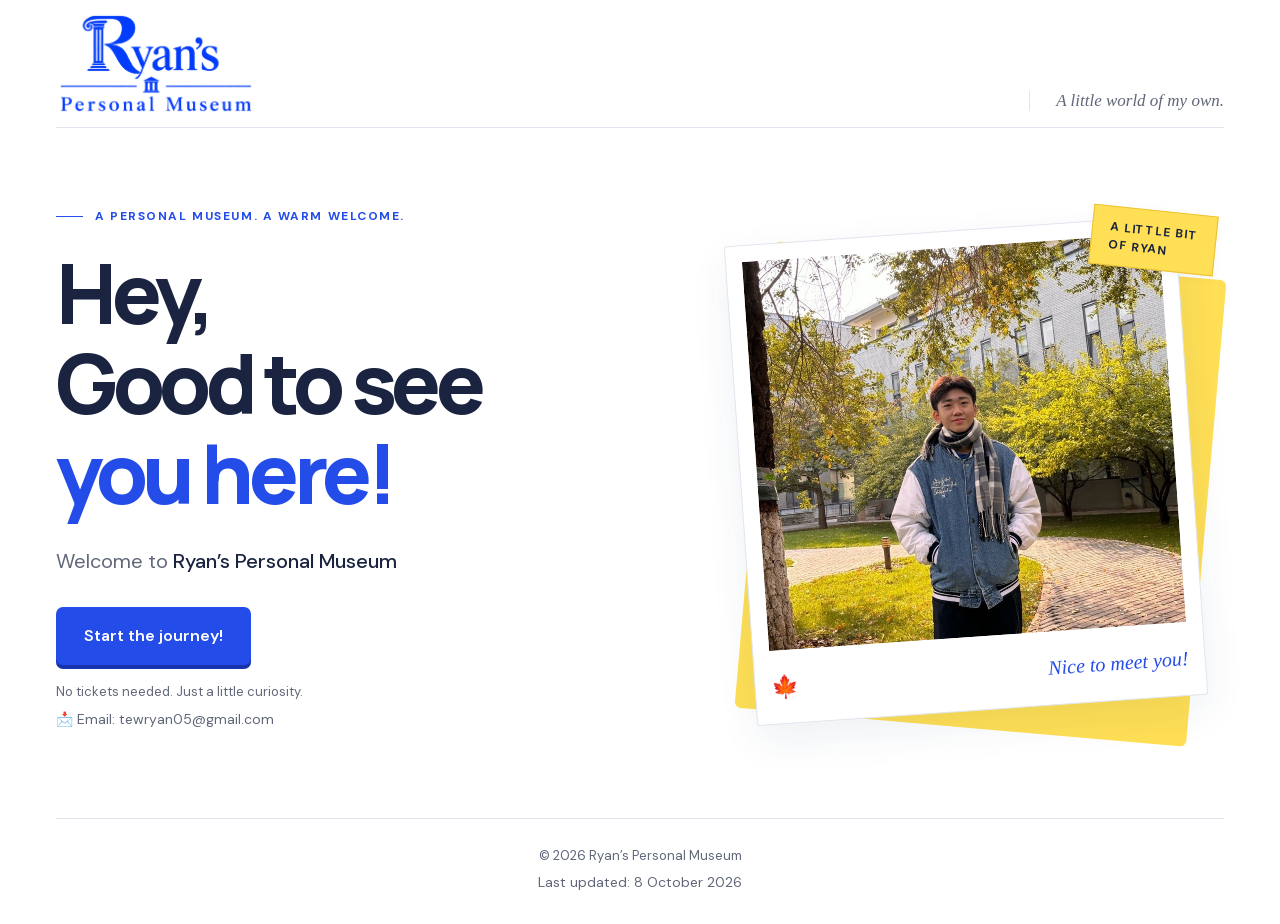
<file: index.html>
<!doctype html>
<html lang="en">
<head>
  <meta charset="utf-8">
  <meta name="viewport" content="width=device-width, initial-scale=1">
  <meta name="description" content="Come on in. Welcome to Ryan’s Personal Museum — a little place to get to know Ryan.">
  <meta name="theme-color" content="#234ce9">
  <title>Ryan’s Personal Museum</title>
  <link rel="icon" type="image/png" href="/favicon-ryan-7318a8cf01.png" sizes="128x128">
  <link rel="stylesheet" href="/assets/fonts/fonts.css">
  <style>
    :root{--blue:#234ce9;--ink:#1a2440;--muted:#606779;--yellow:#ffdf55;--paper:#f2f5fc;--line:#e1e5ee;font-family:'DM Sans',sans-serif;color:var(--ink);background:#fff;color-scheme:light}
    *{box-sizing:border-box}html{scroll-behavior:smooth;scroll-padding-top:2rem}body{margin:0;-webkit-font-smoothing:antialiased}a{color:inherit;text-decoration:none}button{font:inherit;cursor:pointer}button:disabled{cursor:wait;opacity:.65}a,button,input{-webkit-tap-highlight-color:transparent}button:focus-visible,a:focus-visible,input:focus-visible{outline:3px solid var(--blue);outline-offset:6px}.skip{position:fixed;top:-10rem;left:1rem;z-index:5;background:#fff;padding:1rem}.skip:focus{top:1rem}[hidden]{display:none!important}
    .container{width:min(1240px,calc(100% - 112px));margin-inline:auto}.header{height:112px;display:flex;align-items:center;justify-content:space-between;border-bottom:1px solid var(--line)}.brand{display:flex;gap:12px;align-items:center}.brand-mark{width:43px;height:49px;display:grid;place-items:center;border:2px solid var(--blue);border-radius:22px 22px 4px 4px;font:italic bold 32px Georgia,serif;color:var(--blue)}.brand-name{display:block;font:italic 25px Georgia,serif;line-height:1.2}.brand-sub{display:block;font-size:12px;font-weight:700;letter-spacing:.12em;line-height:1.5}.nav{display:flex;align-items:center;gap:32px;font-size:14px}.nav a{padding:10px 0}.nav a:hover{color:var(--blue)}.nav .active{color:var(--blue);border-bottom:1px solid var(--blue)}.nav-note{font:italic 17px Georgia,serif;padding-left:26px;border-left:1px solid var(--line);color:var(--muted)}
    .hero{min-height:690px;display:grid;grid-template-columns:1.17fr 1fr;align-items:center;gap:38px;padding-block:74px 82px}.eyebrow{font-size:12px;font-weight:700;letter-spacing:.13em;color:var(--blue);display:flex;align-items:center;gap:12px;margin:0 0 24px}.eyebrow:before{content:'';height:1px;width:27px;background:currentColor}.hero h1{font-family:Manrope,sans-serif;font-size:clamp(4rem,6.5vw,6.1rem);font-weight:800;letter-spacing:-.065em;line-height:1.08;margin:0}.hero h1 span{display:block}.hero h1 .accent{color:var(--blue)}.welcome{font-size:20px;line-height:1.65;color:var(--muted);max-width:490px;margin:27px 0 29px}.welcome strong{font-weight:500;color:var(--ink)}.journey-button{display:inline-flex;align-items:center;justify-content:center;padding:18px 28px;min-height:58px;border-radius:7px;color:#fff;background:var(--blue);font-weight:600;box-shadow:0 4px 0 #1734ac;transition:transform .2s,box-shadow .2s,background .2s}.journey-button:hover{background:#163ac7;transform:translateY(-2px);box-shadow:0 6px 0 #1734ac}.little-note{margin:18px 0 0;font-size:13px;color:var(--muted)}
    .little-note.hero-email{margin-top:8px;font-size:14px;line-height:1.6}
    .portrait-area{position:relative;isolation:isolate;margin:4px 16px 0 21px;padding:20px 16px 22px}.portrait-area:before{content:'';position:absolute;inset:50px 1px 5px 30px;z-index:-1;background:var(--yellow);border-radius:6px;transform:rotate(5deg)}.portrait-frame{background:#fff;padding:16px 16px 0;border:1px solid var(--line);box-shadow:0 15px 40px #23396812;transform:rotate(-4deg);border-radius:3px}.portrait-image{height:390px;position:relative;background:var(--paper);overflow:hidden;border-radius:1px}.portrait-image img[hidden],.placeholder[hidden]{display:none}.portrait-image img{display:block;width:100%;height:100%;object-fit:cover;object-position:center}.placeholder{height:100%;display:flex;align-items:center;justify-content:center;text-align:center;padding:30px}.placeholder-letter{font:italic 104px Georgia,serif;line-height:1;color:var(--blue);margin-bottom:21px;letter-spacing:-.07em}.placeholder p{font:italic 30px/1.2 Georgia,serif;color:var(--blue);margin:0}.caption{min-height:73px;display:flex;align-items:center;justify-content:space-between;gap:15px;color:var(--ink);font-size:12px;letter-spacing:.08em}.caption-name{font-size:22px;line-height:1;letter-spacing:0}.caption span:last-child{font:italic 20px Georgia,serif;letter-spacing:0;color:var(--blue)}.portrait-tag{position:absolute;right:-8px;top:0;z-index:2;background:var(--yellow);border:1px solid #ebc234;padding:11px 17px;font-size:12px;line-height:1.5;font-weight:700;letter-spacing:.08em;transform:rotate(6deg);box-shadow:0 3px 10px #1a24400a}
    .entrance-strip{border-top:1px solid var(--line);border-bottom:1px solid var(--line);display:flex;align-items:center;justify-content:space-between;gap:20px;padding:23px 0;font-size:12px;letter-spacing:.075em;font-weight:500}.entrance-strip .museum-note{font:italic 18px Georgia,serif;letter-spacing:0;color:var(--muted)}.ticket{display:flex;align-items:center;gap:12px}.ticket-icon{font-size:22px;color:var(--blue)}
    .about{padding-block:105px 110px;display:grid;grid-template-columns:.65fr 1fr;gap:65px;align-items:start}.section-number{font:italic 52px Georgia,serif;letter-spacing:-.08em;color:var(--blue);margin:0 0 20px}.about h2{font-family:Manrope,sans-serif;font-size:42px;line-height:1.2;letter-spacing:-.045em;margin:0}.about-copy{padding-top:12px}.about-lead{font:32px/1.45 Georgia,serif;margin:0 0 19px;max-width:640px}.about-copy>p:not(.about-lead){font-size:18px;line-height:1.75;color:var(--muted);margin:0;max-width:610px}.education{display:flex;align-items:center;gap:14px;margin-top:28px;font-size:14px;color:var(--blue)}.education svg{width:26px;height:26px;flex-shrink:0}.education strong{display:block;font-weight:600;line-height:1.6}.education span{font-size:13px;color:var(--muted)}.footer{border-top:1px solid var(--line);padding:28px 0 31px;display:flex;justify-content:space-between;align-items:center;font-size:13px;color:var(--muted)}.footer a:hover{color:var(--blue)}
    .entrance-footer{justify-content:center;flex-direction:column;gap:8px;text-align:center}.last-updated{font-size:14px;line-height:1.5;white-space:nowrap}
    @media(min-width:1550px){.hero{min-height:calc(100svh - 183px)}}
    @media(max-width:1050px){.container{width:calc(100% - 64px)}.hero{gap:25px;min-height:640px}.hero h1{font-size:clamp(3.8rem,7.4vw,5rem)}.portrait-area{margin:0;padding:16px 8px 16px}.portrait-image{height:350px}.portrait-frame{padding:12px 12px 0}.welcome{font-size:18px}.nav-note{display:none}.about{gap:40px}.about-lead{font-size:28px}}
    @media(max-width:740px){.container{width:calc(100% - 40px)}.header{height:89px}.brand-mark{width:35px;height:40px;font-size:26px}.brand-name{font-size:23px}.brand-sub{font-size:10px}.nav{gap:18px;font-size:13px}.hero{grid-template-columns:1fr;padding:45px 0 50px;gap:38px}.eyebrow{margin-bottom:20px;font-size:11px}.hero h1{font-size:clamp(3.8rem,11vw,5.5rem);letter-spacing:-.065em;line-height:1.05}.welcome{font-size:18px;max-width:450px;margin:23px 0 25px}.portrait-area{width:min(380px,calc(100% - 24px));justify-self:center;margin:0 0 0 -5px;padding:18px 7px 16px}.portrait-image{height:345px}.portrait-tag{right:-12px;font-size:11px}.caption{min-height:65px}.entrance-strip{font-size:10px;gap:8px;padding:20px 0}.entrance-strip .museum-note{font-size:15px}.entrance-strip .edition{display:none}.about{grid-template-columns:1fr;padding:64px 0 65px;gap:23px}.section-number{font-size:40px;margin-bottom:13px}.about h2{font-size:35px}.about-copy{padding-top:0}.about-lead{font-size:26px}.about-copy>p:not(.about-lead){font-size:17px}.footer{gap:16px;font-size:12px;padding:24px 0}.little-note{font-size:12px}}
    @media(max-width:370px){.nav{gap:12px}.nav .active{display:none}.hero h1{font-size:3.5rem}.entrance-strip .museum-note{font-size:13px}.footer{flex-wrap:wrap}.portrait-image{height:310px}}
    @media(prefers-reduced-motion:reduce){html{scroll-behavior:auto}*,*:before,*:after{transition:none!important}}
    .header{height:128px}.header .nav{align-self:flex-end;margin-bottom:16px}.brand-logo{display:block;width:200px;max-width:100%;height:auto}
    @media(max-width:740px){.header{height:108px}.brand-logo{width:160px}}
  </style>
</head>
<body>
  <a class="skip" href="#main">Skip to content</a>
  <div class="container">
    <header class="header">
      <a class="brand" href="#" aria-label="Ryan’s Personal Museum, home"><img class="brand-logo" src="/assets/ryan-full-logo-3eee0b24a0.png" alt="Ryan’s Personal Museum" width="811" height="427"></a>
      <div class="nav"><span class="nav-note">A little world of my own.</span></div>
    </header>
    <main id="main">
      <section class="hero" aria-labelledby="greeting">
        <div class="hero-copy">
          <p class="eyebrow">A PERSONAL MUSEUM. A WARM WELCOME.</p>
          <h1 id="greeting"><span>Hey,</span><span>Good to see</span><span class="accent">you here!</span></h1>
          <p class="welcome">Welcome to <strong>Ryan’s Personal Museum</strong></p>
          <a class="journey-button" href="/journey">Start the journey!</a>
          <p class="little-note">No tickets needed. Just a little curiosity.</p>
          <p class="little-note hero-email">📩 Email: tewryan05@gmail.com</p>
        </div>
        <div class="portrait-area">
          <span class="portrait-tag">A LITTLE BIT<br>OF RYAN</span>
          <figure class="portrait-frame" style="margin:0">
            <div class="portrait-image">
              <img id="portrait" alt="Ryan’s portrait" hidden>
              <div class="placeholder" id="photo-placeholder"><div><div class="placeholder-letter" aria-hidden="true">R.</div><p>The face behind<br>the museum.</p></div></div>
            </div>
            <figcaption class="caption"><span class="caption-name" role="img" aria-label="Maple leaf">🍁</span><span>Nice to meet you!</span></figcaption>
          </figure>
        </div>
      </section>
    </main>
    <footer class="footer entrance-footer"><span>© <span id="year">2026</span> Ryan’s Personal Museum</span><span class="last-updated">Last updated: <time datetime="2026-10-08">8 October 2026</time></span></footer>
  </div>
  <script>
    const photo=document.querySelector('#portrait');
    const placeholder=document.querySelector('#photo-placeholder');
    document.querySelector('#year').textContent=new Date().getFullYear();
    function showPhoto(url){photo.onload=()=>{photo.hidden=false;placeholder.hidden=true;};photo.onerror=()=>{photo.hidden=true;placeholder.hidden=false;};photo.src=url;}
    showPhoto('/assets/ryan-portrait-beacbb36dcc5.jpg');
  </script>
</body>
</html>
</file>
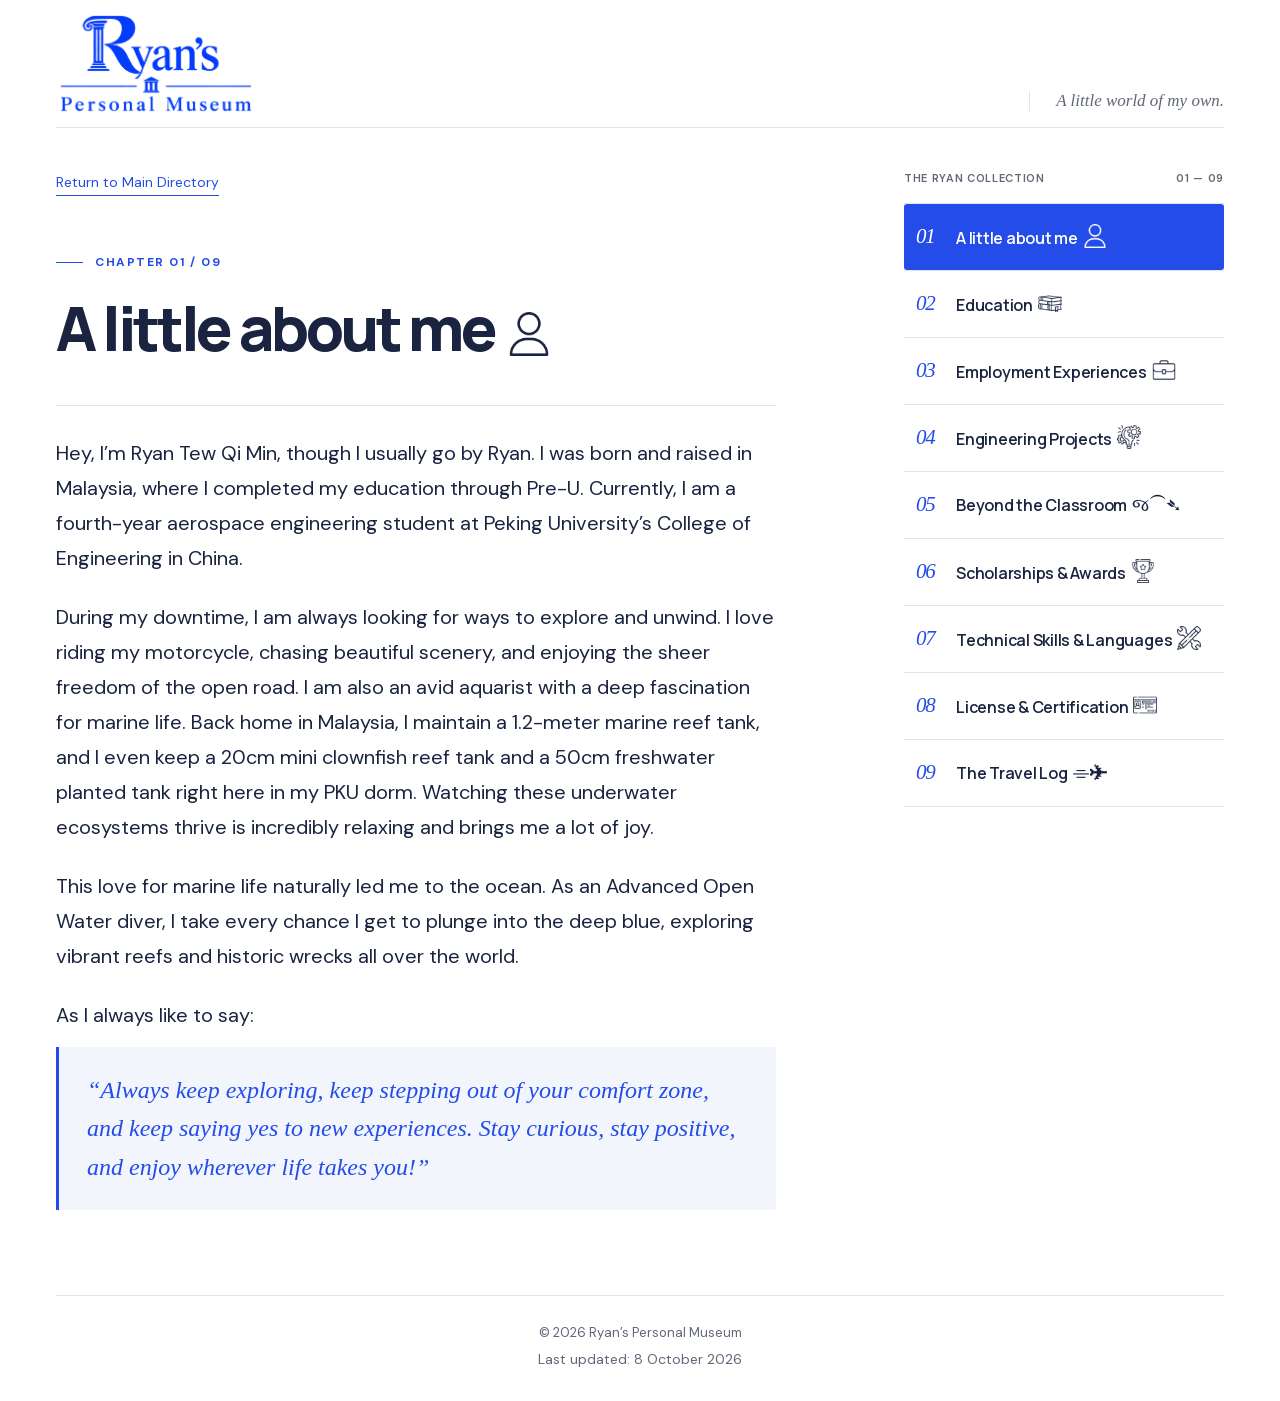
<file: about-me/index.html>
<!doctype html>
<html lang="en">
<head>
  <meta charset="utf-8">
  <meta name="viewport" content="width=device-width, initial-scale=1">
  <meta name="description" content="A little about me — a chapter of Ryan’s Personal Museum.">
  <meta name="theme-color" content="#234ce9">
  <title>A little about me · Ryan’s Personal Museum</title>
  <link rel="icon" type="image/png" href="/favicon-ryan-7318a8cf01.png" sizes="128x128">
  <link rel="stylesheet" href="/assets/fonts/fonts.css">
  <style>
    :root{--blue:#234ce9;--ink:#1a2440;--muted:#606779;--yellow:#ffdf55;--paper:#f2f5fc;--line:#e1e5ee;font-family:'DM Sans',sans-serif;color:var(--ink);background:#fff;color-scheme:light}
    *{box-sizing:border-box}html{scroll-behavior:smooth;scroll-padding-top:2rem}body{margin:0;-webkit-font-smoothing:antialiased}a{color:inherit;text-decoration:none}button{font:inherit;cursor:pointer}button:disabled{cursor:wait;opacity:.65}a,button,input{-webkit-tap-highlight-color:transparent}button:focus-visible,a:focus-visible,input:focus-visible{outline:3px solid var(--blue);outline-offset:6px}.skip{position:fixed;top:-10rem;left:1rem;z-index:5;background:#fff;padding:1rem}.skip:focus{top:1rem}[hidden]{display:none!important}
    .container{width:min(1240px,calc(100% - 112px));margin-inline:auto}.header{height:112px;display:flex;align-items:center;justify-content:space-between;border-bottom:1px solid var(--line)}.brand{display:flex;gap:12px;align-items:center}.brand-mark{width:43px;height:49px;display:grid;place-items:center;border:2px solid var(--blue);border-radius:22px 22px 4px 4px;font:italic bold 32px Georgia,serif;color:var(--blue)}.brand-name{display:block;font:italic 25px Georgia,serif;line-height:1.2}.brand-sub{display:block;font-size:12px;font-weight:700;letter-spacing:.12em;line-height:1.5}.nav{display:flex;align-items:center;gap:32px;font-size:14px}.nav a{padding:10px 0}.nav a:hover{color:var(--blue)}.nav .active{color:var(--blue);border-bottom:1px solid var(--blue)}.nav-note{font:italic 17px Georgia,serif;padding-left:26px;border-left:1px solid var(--line);color:var(--muted)}
    .hero{min-height:690px;display:grid;grid-template-columns:1.17fr 1fr;align-items:center;gap:38px;padding-block:74px 82px}.eyebrow{font-size:12px;font-weight:700;letter-spacing:.13em;color:var(--blue);display:flex;align-items:center;gap:12px;margin:0 0 24px}.eyebrow:before{content:'';height:1px;width:27px;background:currentColor}.hero h1{font-family:Manrope,sans-serif;font-size:clamp(4rem,6.5vw,6.1rem);font-weight:800;letter-spacing:-.065em;line-height:1.08;margin:0}.hero h1 span{display:block}.hero h1 .accent{color:var(--blue)}.welcome{font-size:20px;line-height:1.65;color:var(--muted);max-width:490px;margin:27px 0 29px}.welcome strong{font-weight:500;color:var(--ink)}.journey-button{display:inline-flex;align-items:center;justify-content:center;padding:18px 28px;min-height:58px;border-radius:7px;color:#fff;background:var(--blue);font-weight:600;box-shadow:0 4px 0 #1734ac;transition:transform .2s,box-shadow .2s,background .2s}.journey-button:hover{background:#163ac7;transform:translateY(-2px);box-shadow:0 6px 0 #1734ac}.little-note{margin:18px 0 0;font-size:13px;color:var(--muted)}
    .little-note.hero-email{margin-top:8px;font-size:14px;line-height:1.6}
    .portrait-area{position:relative;isolation:isolate;margin:4px 16px 0 21px;padding:20px 16px 22px}.portrait-area:before{content:'';position:absolute;inset:50px 1px 5px 30px;z-index:-1;background:var(--yellow);border-radius:6px;transform:rotate(5deg)}.portrait-frame{background:#fff;padding:16px 16px 0;border:1px solid var(--line);box-shadow:0 15px 40px #23396812;transform:rotate(-4deg);border-radius:3px}.portrait-image{height:390px;position:relative;background:var(--paper);overflow:hidden;border-radius:1px}.portrait-image img[hidden],.placeholder[hidden]{display:none}.portrait-image img{display:block;width:100%;height:100%;object-fit:cover;object-position:center}.placeholder{height:100%;display:flex;align-items:center;justify-content:center;text-align:center;padding:30px}.placeholder-letter{font:italic 104px Georgia,serif;line-height:1;color:var(--blue);margin-bottom:21px;letter-spacing:-.07em}.placeholder p{font:italic 30px/1.2 Georgia,serif;color:var(--blue);margin:0}.caption{min-height:73px;display:flex;align-items:center;justify-content:space-between;gap:15px;color:var(--ink);font-size:12px;letter-spacing:.08em}.caption-name{font-size:22px;line-height:1;letter-spacing:0}.caption span:last-child{font:italic 20px Georgia,serif;letter-spacing:0;color:var(--blue)}.portrait-tag{position:absolute;right:-8px;top:0;z-index:2;background:var(--yellow);border:1px solid #ebc234;padding:11px 17px;font-size:12px;line-height:1.5;font-weight:700;letter-spacing:.08em;transform:rotate(6deg);box-shadow:0 3px 10px #1a24400a}
    .entrance-strip{border-top:1px solid var(--line);border-bottom:1px solid var(--line);display:flex;align-items:center;justify-content:space-between;gap:20px;padding:23px 0;font-size:12px;letter-spacing:.075em;font-weight:500}.entrance-strip .museum-note{font:italic 18px Georgia,serif;letter-spacing:0;color:var(--muted)}.ticket{display:flex;align-items:center;gap:12px}.ticket-icon{font-size:22px;color:var(--blue)}
    .about{padding-block:105px 110px;display:grid;grid-template-columns:.65fr 1fr;gap:65px;align-items:start}.section-number{font:italic 52px Georgia,serif;letter-spacing:-.08em;color:var(--blue);margin:0 0 20px}.about h2{font-family:Manrope,sans-serif;font-size:42px;line-height:1.2;letter-spacing:-.045em;margin:0}.about-copy{padding-top:12px}.about-lead{font:32px/1.45 Georgia,serif;margin:0 0 19px;max-width:640px}.about-copy>p:not(.about-lead){font-size:18px;line-height:1.75;color:var(--muted);margin:0;max-width:610px}.education{display:flex;align-items:center;gap:14px;margin-top:28px;font-size:14px;color:var(--blue)}.education svg{width:26px;height:26px;flex-shrink:0}.education strong{display:block;font-weight:600;line-height:1.6}.education span{font-size:13px;color:var(--muted)}.footer{border-top:1px solid var(--line);padding:28px 0 31px;display:flex;justify-content:space-between;align-items:center;font-size:13px;color:var(--muted)}.footer a:hover{color:var(--blue)}
    .entrance-footer{justify-content:center;flex-direction:column;gap:8px;text-align:center}.last-updated{font-size:14px;line-height:1.5;white-space:nowrap}
    @media(min-width:1550px){.hero{min-height:calc(100svh - 183px)}}
    @media(max-width:1050px){.container{width:calc(100% - 64px)}.hero{gap:25px;min-height:640px}.hero h1{font-size:clamp(3.8rem,7.4vw,5rem)}.portrait-area{margin:0;padding:16px 8px 16px}.portrait-image{height:350px}.portrait-frame{padding:12px 12px 0}.welcome{font-size:18px}.nav-note{display:none}.about{gap:40px}.about-lead{font-size:28px}}
    @media(max-width:740px){.container{width:calc(100% - 40px)}.header{height:89px}.brand-mark{width:35px;height:40px;font-size:26px}.brand-name{font-size:23px}.brand-sub{font-size:10px}.nav{gap:18px;font-size:13px}.hero{grid-template-columns:1fr;padding:45px 0 50px;gap:38px}.eyebrow{margin-bottom:20px;font-size:11px}.hero h1{font-size:clamp(3.8rem,11vw,5.5rem);letter-spacing:-.065em;line-height:1.05}.welcome{font-size:18px;max-width:450px;margin:23px 0 25px}.portrait-area{width:min(380px,calc(100% - 24px));justify-self:center;margin:0 0 0 -5px;padding:18px 7px 16px}.portrait-image{height:345px}.portrait-tag{right:-12px;font-size:11px}.caption{min-height:65px}.entrance-strip{font-size:10px;gap:8px;padding:20px 0}.entrance-strip .museum-note{font-size:15px}.entrance-strip .edition{display:none}.about{grid-template-columns:1fr;padding:64px 0 65px;gap:23px}.section-number{font-size:40px;margin-bottom:13px}.about h2{font-size:35px}.about-copy{padding-top:0}.about-lead{font-size:26px}.about-copy>p:not(.about-lead){font-size:17px}.footer{gap:16px;font-size:12px;padding:24px 0}.little-note{font-size:12px}}
    @media(max-width:370px){.nav{gap:12px}.nav .active{display:none}.hero h1{font-size:3.5rem}.entrance-strip .museum-note{font-size:13px}.footer{flex-wrap:wrap}.portrait-image{height:310px}}
    @media(prefers-reduced-motion:reduce){html{scroll-behavior:auto}*,*:before,*:after{transition:none!important}}
    .header{height:128px}.header .nav{align-self:flex-end;margin-bottom:16px}.brand-logo{display:block;width:200px;max-width:100%;height:auto}
    @media(max-width:740px){.header{height:108px}.brand-logo{width:160px}}
  </style>

  <style>
    .collection-page{display:grid;grid-template-columns:.9fr 1.1fr;gap:70px;align-items:start;min-height:calc(100svh - 197px);padding:76px 0 70px}.collection-intro{padding-top:22px}.collection-page h1,.chapter-page h1{font-family:Manrope,sans-serif;font-size:clamp(46px,4.8vw,68px);font-weight:800;line-height:1.12;letter-spacing:-.055em;margin:0}.collection-page h1 span{color:var(--blue)}.collection-welcome{max-width:340px;font-size:19px;line-height:1.7;color:var(--muted);margin:25px 0 42px}.collection-ticket{display:inline-flex;align-items:center;gap:23px;background:var(--yellow);padding:23px 27px;transform:rotate(-3deg);border:1px solid #ebc234;border-radius:3px}.collection-count{font:italic 62px/1 Georgia,serif;letter-spacing:-.08em;color:var(--ink)}.collection-ticket>span:last-child{font-size:12px;line-height:1.9;font-weight:600;letter-spacing:.07em}.collection-list-heading{display:flex;justify-content:space-between;gap:20px;font-size:12px;font-weight:600;letter-spacing:.09em;padding:0 18px 19px;color:var(--muted)}.chapter-list{margin:0;padding:0;list-style:none;border-top:1px solid var(--line)}.chapter-list li{border-bottom:1px solid var(--line)}.chapter-link{display:grid;grid-template-columns:44px 1fr;gap:21px;align-items:center;min-height:81px;padding:19px 18px;border-radius:3px;transition:background .2s,color .2s}.chapter-link:hover{background:var(--paper);color:var(--blue)}.chapter-link:focus-visible{outline-offset:-3px;background:var(--paper)}.chapter-number{font:italic 26px/1.2 Georgia,serif;color:var(--blue);letter-spacing:-.06em}.chapter-title{font-family:Manrope,sans-serif;font-size:21px;font-weight:600;line-height:1.4;letter-spacing:-.02em}.chapter-link:hover .chapter-title{text-decoration:underline;text-underline-offset:5px;text-decoration-thickness:1px}.collection-footnote{font:italic 17px/1.5 Georgia,serif;color:var(--muted);padding:0 18px;margin:22px 0 0}.back-link{display:inline-block;color:var(--blue);font-size:14px;border-bottom:1px solid currentColor;padding-bottom:4px;margin-bottom:58px}.back-link:hover{color:var(--ink)}.chapter-page{min-height:calc(100svh - 197px);padding:43px 0 85px;max-width:850px}.chapter-page h1{max-width:800px;overflow-wrap:break-word}.chapter-empty{margin-top:42px;border-top:1px solid var(--line);padding-top:26px}.chapter-status{display:inline-block;padding:7px 12px;background:var(--yellow);font-size:12px;letter-spacing:.09em;font-weight:600;border-radius:3px}.chapter-empty p{font-size:19px;line-height:1.7;color:var(--muted);margin:18px 0 0}.collection-footer{gap:20px}.collection-footer a{color:var(--blue)}
    @media(max-width:1050px){.collection-page{gap:40px;padding-top:58px}.collection-page h1{font-size:52px}.chapter-title{font-size:19px}.chapter-link{gap:14px;padding-inline:13px}.collection-list-heading,.collection-footnote{padding-inline:13px}.collection-welcome{font-size:18px}}
    @media(max-width:740px){.collection-page{grid-template-columns:1fr;gap:38px;padding:41px 0 48px}.collection-intro{padding:0}.collection-page h1,.chapter-page h1{font-size:clamp(42px,9vw,56px)}.collection-page .eyebrow,.chapter-page .eyebrow{font-size:12px}.collection-welcome{font-size:17px;max-width:370px;margin:20px 0 24px}.collection-ticket{padding:12px 19px;gap:16px;transform:rotate(-2deg)}.collection-count{font-size:39px}.collection-ticket>span:last-child{font-size:12px;line-height:1.7}.chapter-link{min-height:79px;grid-template-columns:32px 1fr;gap:15px;padding:19px 10px}.chapter-title{font-size:18px}.chapter-number{font-size:24px}.collection-list-heading{font-size:12px;padding-inline:10px;padding-bottom:17px;letter-spacing:.04em}.collection-footnote{font-size:16px;padding-inline:10px;margin-top:19px}.collection-footer{align-items:flex-start;flex-wrap:wrap;font-size:12px}.chapter-page{padding:30px 0 60px;min-height:calc(100svh - 195px)}.back-link{margin-bottom:47px}.chapter-empty{margin-top:31px}.chapter-empty p{font-size:17px}}
    .chapter-footer{justify-content:center;flex-direction:column;gap:8px;text-align:center}
    .chapter-story{max-width:720px;margin-top:42px;border-top:1px solid var(--line);padding-top:30px}.chapter-story>p{font-size:1.125rem;line-height:1.85;color:var(--muted);margin:0 0 24px}.chapter-story .story-intro{font-size:1.25rem;line-height:1.75;color:var(--ink)}.chapter-story .story-motto-intro{margin-bottom:14px;color:var(--ink)}.story-motto{margin:0;padding:24px 28px;background:var(--paper);border-left:3px solid var(--blue);border-radius:0 3px 3px 0}.story-motto p{margin:0;font:italic 1.5rem/1.6 Georgia,serif;color:var(--blue)}
    @media(max-width:740px){.chapter-story{margin-top:31px;padding-top:24px}.chapter-story>p{font-size:1.0625rem;margin-bottom:22px}.chapter-story .story-intro{font-size:1.125rem}.story-motto{padding:20px}.story-motto p{font-size:1.25rem}}
    .collection-page{grid-template-columns:1fr;gap:40px}
    .collection-intro{padding-top:0}
    .collection-welcome{max-width:740px;margin:20px 0 0}
    .collection-list-heading,.collection-footnote{padding-inline:0}
    .chapter-emoji{display:inline-block;white-space:nowrap;margin-left:2px;font-weight:400;letter-spacing:0}
    .chapter-image-icon{display:inline-block;width:1.35em;height:1.35em;background:currentColor;vertical-align:-.24em;-webkit-mask-image:var(--chapter-icon);mask-image:var(--chapter-icon);-webkit-mask-size:contain;mask-size:contain;-webkit-mask-position:center;mask-position:center;-webkit-mask-repeat:no-repeat;mask-repeat:no-repeat}
    .chapter-image-icon--education{transform:translateY(-.15em)}
    .chapter-heading-ending{white-space:nowrap}
    .chapter-heading-emoji{display:inline-block;white-space:nowrap;margin-left:.08em;font-size:.72em;line-height:1.2;font-weight:400;letter-spacing:0;vertical-align:baseline}
    .chapter-heading-emoji .chapter-image-icon{width:1em;height:1em;vertical-align:-.12em}
    .chapter-page{display:grid;grid-template-columns:minmax(0,1fr) 320px;gap:clamp(36px,5vw,64px);align-items:start;max-width:none}
    .chapter-content{min-width:0}
    .chapter-sidebar{position:sticky;top:32px;min-width:0}
    .chapter-sidebar .collection-list-heading{padding:0 0 18px;font-size:11px;letter-spacing:.06em}
    .chapter-sidebar .chapter-link{grid-template-columns:28px minmax(0,1fr);gap:12px;min-height:66px;padding:15px 12px}
    .chapter-sidebar .chapter-number{font-size:21px}
    .chapter-sidebar .chapter-title{font-size:16px;letter-spacing:-.015em}
    .chapter-sidebar .chapter-emoji{font-size:18px}
    .chapter-sidebar .chapter-link[aria-current="page"]{background:var(--blue);color:#fff}
    .chapter-sidebar .chapter-link[aria-current="page"] .chapter-number{color:#fff}
    .chapter-sidebar .chapter-link[aria-current="page"]:focus-visible{outline-color:var(--yellow)}
    @media(max-width:1050px){.chapter-page{grid-template-columns:minmax(0,1fr) 280px;gap:32px}}
    @media(max-width:740px){.chapter-page{grid-template-columns:minmax(0,1fr);gap:42px}.chapter-sidebar{position:static}.chapter-sidebar .chapter-link{min-height:64px}.chapter-sidebar .chapter-title{font-size:17px}}
    .education-list{display:grid;gap:18px;margin-top:42px}
    .classroom-programs{grid-template-columns:minmax(0,1fr)}
    .classroom-programs>.education-card{min-width:0}
    .scholarship-list{grid-template-columns:minmax(0,1fr)}
    .scholarship-card{min-width:0;padding:24px;border:1px solid var(--line);border-radius:7px;background:#fff}
    .scholarship-card h2{margin:0}
    @media(max-width:1050px){.scholarship-card{padding:20px}}
    .skills-content{display:grid;gap:34px;margin-top:42px}
    .skill-group{min-width:0}
    .skill-group>h2{margin:0 0 16px;font-family:Manrope,sans-serif;font-size:22px;line-height:1.4;font-weight:700;letter-spacing:-.025em;color:var(--ink)}
    .skill-grid{display:grid;grid-template-columns:repeat(auto-fit,minmax(min(100%,300px),1fr));gap:14px}
    .skill-card{display:grid;grid-template-columns:minmax(0,1fr)96px;align-items:center;gap:16px;min-width:0;min-height:116px;padding:20px;border:1px solid var(--line);border-radius:7px;background:#fff}
    .skill-card h3{margin:0;min-width:0;font-family:Manrope,sans-serif;font-size:18px;line-height:1.6;font-weight:700;letter-spacing:-.015em;color:var(--ink);overflow-wrap:break-word}
    .skill-info{min-width:0}
    .skill-card.language-card{grid-template-columns:minmax(0,1fr)}
    .skill-proficiency{margin:8px 0 0;font-size:15px;line-height:1.65;color:var(--muted)}
    .skill-image{display:block;width:96px;max-width:100%;height:80px;object-fit:contain;justify-self:end}
    @media(max-width:580px){.skills-content{gap:28px;margin-top:31px}.skill-card{grid-template-columns:minmax(0,1fr)64px;gap:12px;min-height:100px;padding:16px}.skill-card h3{font-size:17px}.skill-image{width:64px;height:64px}}
    .education-card{border:1px solid var(--line);border-radius:7px;background:#fff;transition:border-color .2s}
    .education-card:hover,.education-card[open]{border-color:#b7c4f5}
    .education-card summary{display:block;padding:24px;list-style:none;cursor:pointer;border-radius:7px}
    .education-card summary::-webkit-details-marker{display:none}
    .education-card summary::marker{content:''}
    .education-card summary:focus-visible{outline:3px solid var(--blue);outline-offset:4px}
    .education-card-head{display:grid;grid-template-columns:minmax(0,1fr) 180px;gap:24px;align-items:center}
    .education-info{min-width:0}
    .education-school-name{display:block;font-family:Manrope,sans-serif;font-size:22px;line-height:1.4;font-weight:700;letter-spacing:-.025em;color:var(--ink)}
    .education-highlight{display:block;margin-top:8px;font-size:16px;line-height:1.6;font-weight:700;color:var(--ink)}
    .education-period,.education-location{display:block;font-size:15px;line-height:1.65;color:var(--muted)}
    .education-period{margin-top:10px}.education-location{margin-top:3px}
    .education-logo{display:block;width:180px;max-width:100%;height:auto;object-fit:contain;justify-self:end}
    .education-toggle{display:flex;align-items:center;justify-content:space-between;gap:16px;margin-top:18px;font-size:13px;line-height:1.5;font-weight:500;color:var(--blue)}
    .education-toggle svg{width:20px;height:20px;flex-shrink:0;transition:transform .2s}
    .education-card .collapse-label,.education-card[open] .expand-label{display:none}
    .education-card[open] .collapse-label{display:inline}
    .education-card[open] .education-toggle svg{transform:rotate(45deg)}
    .education-description{min-height:96px;border-top:1px solid var(--line);margin:0 24px 24px;padding-top:22px}
    .education-description p{margin:0;font-size:17px;line-height:1.75;color:var(--muted)}
    .project-module{min-width:0;border:1px solid var(--line);border-radius:7px;background:#fff}
    .project-module>.education-card{border:0;background:transparent}
    .project-report{display:flex;flex-wrap:wrap;align-items:center;gap:8px 18px;border-top:1px solid var(--line);margin:0 24px;padding:18px 0 22px}
    .project-report-link{font:inherit;font-size:14px;line-height:1.5;color:var(--blue);background:none;border:0;padding:0;text-align:left;text-decoration:underline;text-underline-offset:4px}
    .project-report-link:hover{color:var(--ink)}
    .project-report-link:focus-visible{outline:3px solid var(--blue);outline-offset:4px}
    .project-report-link:disabled{cursor:not-allowed;color:var(--muted);text-decoration:none}
    .project-report-status{font-size:13px;line-height:1.5;color:var(--muted)}
    .engineering-projects-content{margin-top:30px}
    .engineering-projects-content .education-list{grid-template-columns:minmax(0,1fr);margin-top:20px}
    .project-language-note{flex:1 1 260px;margin:0;font-size:14px;line-height:1.6;color:var(--muted)}
    .project-gallery{margin-top:28px;min-width:0}
    .gallery-stage{position:relative;min-width:0}
    .gallery-image-button{position:relative;display:block;width:100%;padding:0;border:1px solid var(--line);border-radius:6px;background:var(--paper);cursor:zoom-in;overflow:hidden}
    .gallery-main-image{display:block;width:100%;height:clamp(200px,32vw,400px);object-fit:contain}
    .gallery-enlarge-label{position:absolute;right:12px;top:12px;padding:6px 10px;background:rgba(255,255,255,.94);border:1px solid var(--line);border-radius:4px;font-size:12px;font-weight:500;color:var(--ink)}
    .gallery-arrow,.gallery-close{display:inline-flex;align-items:center;justify-content:center;width:44px;height:44px;padding:0;border:1px solid var(--line);border-radius:50%;background:rgba(255,255,255,.96);color:var(--blue);flex-shrink:0}
    .gallery-arrow{position:absolute;top:50%;transform:translateY(-50%)}
    .gallery-previous{left:10px}.gallery-next{right:10px}
    .gallery-arrow svg,.gallery-close svg{width:22px;height:22px}
    .gallery-arrow:hover,.gallery-close:hover{background:var(--blue);border-color:var(--blue);color:#fff}
    .gallery-caption{display:flex;justify-content:flex-end;align-items:center;gap:16px;margin-top:12px;font-size:14px;line-height:1.5;color:var(--muted)}
    .gallery-position{white-space:nowrap;font-variant-numeric:tabular-nums;color:var(--blue)}
    .gallery-thumbnails{display:flex;gap:10px;overflow-x:auto;min-width:0;width:100%;max-width:100%;margin-top:16px;padding:5px 4px 9px;scrollbar-width:thin;scrollbar-color:#c5cef0 transparent}
    .gallery-thumbnail{flex:0 0 96px;height:68px;padding:3px;border:2px solid transparent;border-radius:5px;background:var(--paper);transition:border-color .15s,background .15s}
    .gallery-thumbnail img{display:block;width:100%;height:100%;object-fit:contain;border-radius:2px}
    .gallery-thumbnail[aria-current="true"]{border-color:var(--blue);background:#edf1ff}
    .gallery-image-button:focus-visible,.gallery-thumbnail:focus-visible,.gallery-arrow:focus-visible,.gallery-close:focus-visible{outline:3px solid var(--blue);outline-offset:2px}
    .gallery-viewer{width:min(1200px,calc(100vw - 40px));max-width:none;max-height:calc(100svh - 32px);padding:20px;border:1px solid var(--line);border-radius:9px;background:#fff;color:var(--ink);overflow:auto}
    .gallery-viewer::backdrop{background:rgba(16,25,48,.8)}
    .gallery-viewer-header{display:flex;align-items:center;justify-content:space-between;gap:20px;margin-bottom:14px}
    .gallery-viewer-header h2{margin:0;font-family:Manrope,sans-serif;font-size:18px;line-height:1.4;font-weight:700;letter-spacing:-.02em}
    .gallery-viewer-stage{border-radius:6px;background:var(--paper);overflow:hidden}
    .gallery-viewer-image{display:block;width:100%;height:min(72svh,760px);object-fit:contain}
    @media(max-width:580px){.gallery-thumbnail{flex-basis:78px;height:58px}.gallery-viewer{width:calc(100vw - 20px);padding:12px}.gallery-viewer-header h2{font-size:16px}.gallery-viewer-image{height:66svh}.gallery-enlarge-label{top:8px;right:8px}.gallery-previous{left:7px}.gallery-next{right:7px}}
    @media(prefers-reduced-motion:reduce){.gallery-thumbnail{transition:none}}
    @media(max-width:1050px){.education-card summary{padding:20px}.education-card-head{grid-template-columns:minmax(0,1fr) 110px;gap:16px}.education-logo{width:110px}.education-school-name{font-size:19px}.education-description{margin:0 20px 20px}}
    @media(max-width:1050px){.project-report{margin-inline:20px}}
    @media(max-width:740px){.education-list{margin-top:31px}}
    @media(max-width:580px){.education-card-head{grid-template-columns:minmax(0,1fr);gap:14px}.education-logo{width:140px}.education-school-name{font-size:20px}}
  </style>
</head>
<body>
  <a class="skip" href="#main">Skip to content</a>
  <div class="container"><header class="header">
      <a class="brand" href="/" aria-label="Ryan’s Personal Museum, home"><img class="brand-logo" src="/assets/ryan-full-logo-3eee0b24a0.png" alt="Ryan’s Personal Museum" width="811" height="427"></a>
      <div class="nav"><span class="nav-note">A little world of my own.</span></div>
    </header>
    <main class="chapter-page" id="main">
      <div class="chapter-content">
        <a class="back-link" href="/journey">Return to Main Directory</a>
        <p class="eyebrow">CHAPTER 01 / 09</p>
        <h1>A little about <span class="chapter-heading-ending">me <span class="chapter-heading-emoji" aria-hidden="true"><span class="chapter-image-icon" style="--chapter-icon:url('/assets/collection-about-me-6a48cc3041eb.png')"></span></span></span></h1>
        
      <div class="chapter-story">
        <p class="story-intro">Hey, I’m Ryan Tew Qi Min, though I usually go by Ryan. I was born and raised in Malaysia, where I completed my education through Pre-U. Currently, I am a fourth-year aerospace engineering student at Peking University’s College of Engineering in China.</p>
        <p class="story-intro">During my downtime, I am always looking for ways to explore and unwind. I love riding my motorcycle, chasing beautiful scenery, and enjoying the sheer freedom of the open road. I am also an avid aquarist with a deep fascination for marine life. Back home in Malaysia, I maintain a 1.2-meter marine reef tank, and I even keep a 20cm mini clownfish reef tank and a 50cm freshwater planted tank right here in my PKU dorm. Watching these underwater ecosystems thrive is incredibly relaxing and brings me a lot of joy.</p>
        <p class="story-intro">This love for marine life naturally led me to the ocean. As an Advanced Open Water diver, I take every chance I get to plunge into the deep blue, exploring vibrant reefs and historic wrecks all over the world.</p>
        <p class="story-intro story-motto-intro">As I always like to say:</p>
        <blockquote class="story-motto"><p>“Always keep exploring, keep stepping out of your comfort zone, and keep saying yes to new experiences. Stay curious, stay positive, and enjoy wherever life takes you!”</p></blockquote>
      </div>
      </div>
      
      <nav class="chapter-navigation chapter-sidebar" aria-label="Museum collections">
        <div class="collection-list-heading"><span>THE RYAN COLLECTION</span><span>01 — 09</span></div>
        <ol class="chapter-list">
          <li><a class="chapter-link" href="/about-me" aria-current="page"><span class="chapter-number" aria-hidden="true">01</span><span class="chapter-title">A little about me <span class="chapter-emoji" aria-hidden="true"><span class="chapter-image-icon" style="--chapter-icon:url('/assets/collection-about-me-6a48cc3041eb.png')"></span></span></span></a></li>
          <li><a class="chapter-link" href="/education"><span class="chapter-number" aria-hidden="true">02</span><span class="chapter-title">Education <span class="chapter-emoji" aria-hidden="true"><span class="chapter-image-icon chapter-image-icon--education" style="--chapter-icon:url('/assets/collection-education-22a7ab5d7e4b.png')"></span></span></span></a></li>
          <li><a class="chapter-link" href="/employment-experiences"><span class="chapter-number" aria-hidden="true">03</span><span class="chapter-title">Employment Experiences <span class="chapter-emoji" aria-hidden="true"><span class="chapter-image-icon" style="--chapter-icon:url('/assets/collection-employment-experiences-5f4cc6c83784.png')"></span></span></span></a></li>
          <li><a class="chapter-link" href="/engineering-projects"><span class="chapter-number" aria-hidden="true">04</span><span class="chapter-title">Engineering Projects <span class="chapter-emoji" aria-hidden="true"><span class="chapter-image-icon" style="--chapter-icon:url('/assets/collection-engineering-projects-86554e277fe8.png')"></span></span></span></a></li>
          <li><a class="chapter-link" href="/beyond-the-classroom"><span class="chapter-number" aria-hidden="true">05</span><span class="chapter-title">Beyond the Classroom <span class="chapter-emoji" aria-hidden="true">જ⁀➴</span></span></a></li>
          <li><a class="chapter-link" href="/scholarships-awards"><span class="chapter-number" aria-hidden="true">06</span><span class="chapter-title">Scholarships &amp; Awards <span class="chapter-emoji" aria-hidden="true"><span class="chapter-image-icon" style="--chapter-icon:url('/assets/collection-scholarships-awards-88cdcea66436.png')"></span></span></span></a></li>
          <li><a class="chapter-link" href="/technical-skills-languages"><span class="chapter-number" aria-hidden="true">07</span><span class="chapter-title">Technical Skills &amp; Languages <span class="chapter-emoji" aria-hidden="true"><span class="chapter-image-icon" style="--chapter-icon:url('/assets/collection-technical-skills-languages-c193c7332fa7.png')"></span></span></span></a></li>
          <li><a class="chapter-link" href="/license-certification"><span class="chapter-number" aria-hidden="true">08</span><span class="chapter-title">License &amp; Certification <span class="chapter-emoji" aria-hidden="true"><span class="chapter-image-icon" style="--chapter-icon:url('/assets/collection-license-certification-ed78a964f754.png')"></span></span></span></a></li>
          <li><a class="chapter-link" href="/travel-log"><span class="chapter-number" aria-hidden="true">09</span><span class="chapter-title">The Travel Log <span class="chapter-emoji" aria-hidden="true">⌯✈︎</span></span></a></li>
        </ol>
        
      </nav>
    </main>
    <footer class="footer chapter-footer"><span>© 2026 Ryan’s Personal Museum</span><span class="last-updated">Last updated: <time datetime="2026-10-08">8 October 2026</time></span></footer>
  </div>
  
</body>
</html>
</file>
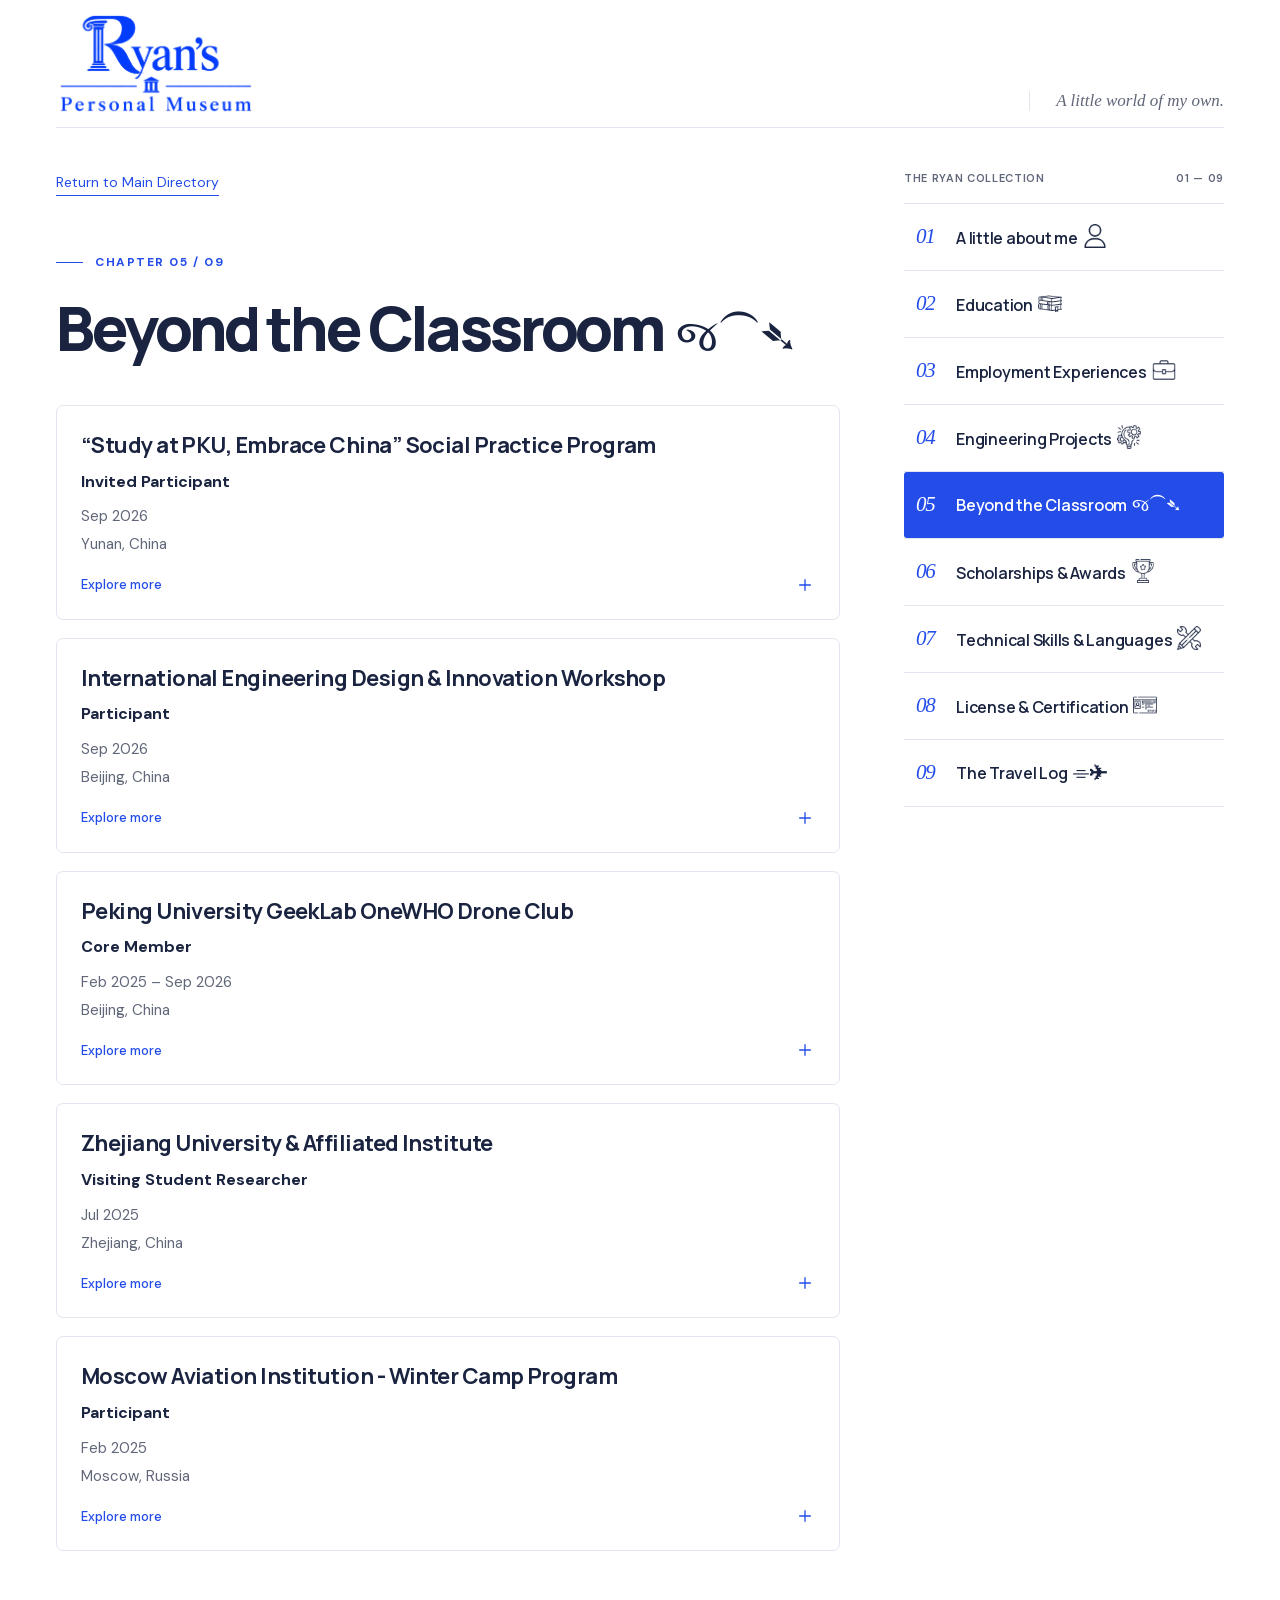
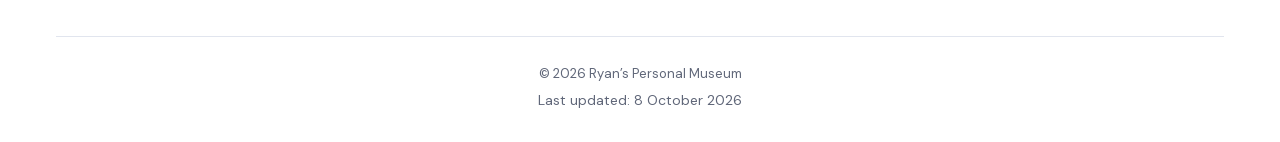
<file: beyond-the-classroom/index.html>
<!doctype html>
<html lang="en">
<head>
  <meta charset="utf-8">
  <meta name="viewport" content="width=device-width, initial-scale=1">
  <meta name="description" content="Beyond the Classroom — a chapter of Ryan’s Personal Museum.">
  <meta name="theme-color" content="#234ce9">
  <title>Beyond the Classroom · Ryan’s Personal Museum</title>
  <link rel="icon" type="image/png" href="/favicon-ryan-7318a8cf01.png" sizes="128x128">
  <link rel="stylesheet" href="/assets/fonts/fonts.css">
  <style>
    :root{--blue:#234ce9;--ink:#1a2440;--muted:#606779;--yellow:#ffdf55;--paper:#f2f5fc;--line:#e1e5ee;font-family:'DM Sans',sans-serif;color:var(--ink);background:#fff;color-scheme:light}
    *{box-sizing:border-box}html{scroll-behavior:smooth;scroll-padding-top:2rem}body{margin:0;-webkit-font-smoothing:antialiased}a{color:inherit;text-decoration:none}button{font:inherit;cursor:pointer}button:disabled{cursor:wait;opacity:.65}a,button,input{-webkit-tap-highlight-color:transparent}button:focus-visible,a:focus-visible,input:focus-visible{outline:3px solid var(--blue);outline-offset:6px}.skip{position:fixed;top:-10rem;left:1rem;z-index:5;background:#fff;padding:1rem}.skip:focus{top:1rem}[hidden]{display:none!important}
    .container{width:min(1240px,calc(100% - 112px));margin-inline:auto}.header{height:112px;display:flex;align-items:center;justify-content:space-between;border-bottom:1px solid var(--line)}.brand{display:flex;gap:12px;align-items:center}.brand-mark{width:43px;height:49px;display:grid;place-items:center;border:2px solid var(--blue);border-radius:22px 22px 4px 4px;font:italic bold 32px Georgia,serif;color:var(--blue)}.brand-name{display:block;font:italic 25px Georgia,serif;line-height:1.2}.brand-sub{display:block;font-size:12px;font-weight:700;letter-spacing:.12em;line-height:1.5}.nav{display:flex;align-items:center;gap:32px;font-size:14px}.nav a{padding:10px 0}.nav a:hover{color:var(--blue)}.nav .active{color:var(--blue);border-bottom:1px solid var(--blue)}.nav-note{font:italic 17px Georgia,serif;padding-left:26px;border-left:1px solid var(--line);color:var(--muted)}
    .hero{min-height:690px;display:grid;grid-template-columns:1.17fr 1fr;align-items:center;gap:38px;padding-block:74px 82px}.eyebrow{font-size:12px;font-weight:700;letter-spacing:.13em;color:var(--blue);display:flex;align-items:center;gap:12px;margin:0 0 24px}.eyebrow:before{content:'';height:1px;width:27px;background:currentColor}.hero h1{font-family:Manrope,sans-serif;font-size:clamp(4rem,6.5vw,6.1rem);font-weight:800;letter-spacing:-.065em;line-height:1.08;margin:0}.hero h1 span{display:block}.hero h1 .accent{color:var(--blue)}.welcome{font-size:20px;line-height:1.65;color:var(--muted);max-width:490px;margin:27px 0 29px}.welcome strong{font-weight:500;color:var(--ink)}.journey-button{display:inline-flex;align-items:center;justify-content:center;padding:18px 28px;min-height:58px;border-radius:7px;color:#fff;background:var(--blue);font-weight:600;box-shadow:0 4px 0 #1734ac;transition:transform .2s,box-shadow .2s,background .2s}.journey-button:hover{background:#163ac7;transform:translateY(-2px);box-shadow:0 6px 0 #1734ac}.little-note{margin:18px 0 0;font-size:13px;color:var(--muted)}
    .little-note.hero-email{margin-top:8px;font-size:14px;line-height:1.6}
    .portrait-area{position:relative;isolation:isolate;margin:4px 16px 0 21px;padding:20px 16px 22px}.portrait-area:before{content:'';position:absolute;inset:50px 1px 5px 30px;z-index:-1;background:var(--yellow);border-radius:6px;transform:rotate(5deg)}.portrait-frame{background:#fff;padding:16px 16px 0;border:1px solid var(--line);box-shadow:0 15px 40px #23396812;transform:rotate(-4deg);border-radius:3px}.portrait-image{height:390px;position:relative;background:var(--paper);overflow:hidden;border-radius:1px}.portrait-image img[hidden],.placeholder[hidden]{display:none}.portrait-image img{display:block;width:100%;height:100%;object-fit:cover;object-position:center}.placeholder{height:100%;display:flex;align-items:center;justify-content:center;text-align:center;padding:30px}.placeholder-letter{font:italic 104px Georgia,serif;line-height:1;color:var(--blue);margin-bottom:21px;letter-spacing:-.07em}.placeholder p{font:italic 30px/1.2 Georgia,serif;color:var(--blue);margin:0}.caption{min-height:73px;display:flex;align-items:center;justify-content:space-between;gap:15px;color:var(--ink);font-size:12px;letter-spacing:.08em}.caption-name{font-size:22px;line-height:1;letter-spacing:0}.caption span:last-child{font:italic 20px Georgia,serif;letter-spacing:0;color:var(--blue)}.portrait-tag{position:absolute;right:-8px;top:0;z-index:2;background:var(--yellow);border:1px solid #ebc234;padding:11px 17px;font-size:12px;line-height:1.5;font-weight:700;letter-spacing:.08em;transform:rotate(6deg);box-shadow:0 3px 10px #1a24400a}
    .entrance-strip{border-top:1px solid var(--line);border-bottom:1px solid var(--line);display:flex;align-items:center;justify-content:space-between;gap:20px;padding:23px 0;font-size:12px;letter-spacing:.075em;font-weight:500}.entrance-strip .museum-note{font:italic 18px Georgia,serif;letter-spacing:0;color:var(--muted)}.ticket{display:flex;align-items:center;gap:12px}.ticket-icon{font-size:22px;color:var(--blue)}
    .about{padding-block:105px 110px;display:grid;grid-template-columns:.65fr 1fr;gap:65px;align-items:start}.section-number{font:italic 52px Georgia,serif;letter-spacing:-.08em;color:var(--blue);margin:0 0 20px}.about h2{font-family:Manrope,sans-serif;font-size:42px;line-height:1.2;letter-spacing:-.045em;margin:0}.about-copy{padding-top:12px}.about-lead{font:32px/1.45 Georgia,serif;margin:0 0 19px;max-width:640px}.about-copy>p:not(.about-lead){font-size:18px;line-height:1.75;color:var(--muted);margin:0;max-width:610px}.education{display:flex;align-items:center;gap:14px;margin-top:28px;font-size:14px;color:var(--blue)}.education svg{width:26px;height:26px;flex-shrink:0}.education strong{display:block;font-weight:600;line-height:1.6}.education span{font-size:13px;color:var(--muted)}.footer{border-top:1px solid var(--line);padding:28px 0 31px;display:flex;justify-content:space-between;align-items:center;font-size:13px;color:var(--muted)}.footer a:hover{color:var(--blue)}
    .entrance-footer{justify-content:center;flex-direction:column;gap:8px;text-align:center}.last-updated{font-size:14px;line-height:1.5;white-space:nowrap}
    @media(min-width:1550px){.hero{min-height:calc(100svh - 183px)}}
    @media(max-width:1050px){.container{width:calc(100% - 64px)}.hero{gap:25px;min-height:640px}.hero h1{font-size:clamp(3.8rem,7.4vw,5rem)}.portrait-area{margin:0;padding:16px 8px 16px}.portrait-image{height:350px}.portrait-frame{padding:12px 12px 0}.welcome{font-size:18px}.nav-note{display:none}.about{gap:40px}.about-lead{font-size:28px}}
    @media(max-width:740px){.container{width:calc(100% - 40px)}.header{height:89px}.brand-mark{width:35px;height:40px;font-size:26px}.brand-name{font-size:23px}.brand-sub{font-size:10px}.nav{gap:18px;font-size:13px}.hero{grid-template-columns:1fr;padding:45px 0 50px;gap:38px}.eyebrow{margin-bottom:20px;font-size:11px}.hero h1{font-size:clamp(3.8rem,11vw,5.5rem);letter-spacing:-.065em;line-height:1.05}.welcome{font-size:18px;max-width:450px;margin:23px 0 25px}.portrait-area{width:min(380px,calc(100% - 24px));justify-self:center;margin:0 0 0 -5px;padding:18px 7px 16px}.portrait-image{height:345px}.portrait-tag{right:-12px;font-size:11px}.caption{min-height:65px}.entrance-strip{font-size:10px;gap:8px;padding:20px 0}.entrance-strip .museum-note{font-size:15px}.entrance-strip .edition{display:none}.about{grid-template-columns:1fr;padding:64px 0 65px;gap:23px}.section-number{font-size:40px;margin-bottom:13px}.about h2{font-size:35px}.about-copy{padding-top:0}.about-lead{font-size:26px}.about-copy>p:not(.about-lead){font-size:17px}.footer{gap:16px;font-size:12px;padding:24px 0}.little-note{font-size:12px}}
    @media(max-width:370px){.nav{gap:12px}.nav .active{display:none}.hero h1{font-size:3.5rem}.entrance-strip .museum-note{font-size:13px}.footer{flex-wrap:wrap}.portrait-image{height:310px}}
    @media(prefers-reduced-motion:reduce){html{scroll-behavior:auto}*,*:before,*:after{transition:none!important}}
    .header{height:128px}.header .nav{align-self:flex-end;margin-bottom:16px}.brand-logo{display:block;width:200px;max-width:100%;height:auto}
    @media(max-width:740px){.header{height:108px}.brand-logo{width:160px}}
  </style>

  <style>
    .collection-page{display:grid;grid-template-columns:.9fr 1.1fr;gap:70px;align-items:start;min-height:calc(100svh - 197px);padding:76px 0 70px}.collection-intro{padding-top:22px}.collection-page h1,.chapter-page h1{font-family:Manrope,sans-serif;font-size:clamp(46px,4.8vw,68px);font-weight:800;line-height:1.12;letter-spacing:-.055em;margin:0}.collection-page h1 span{color:var(--blue)}.collection-welcome{max-width:340px;font-size:19px;line-height:1.7;color:var(--muted);margin:25px 0 42px}.collection-ticket{display:inline-flex;align-items:center;gap:23px;background:var(--yellow);padding:23px 27px;transform:rotate(-3deg);border:1px solid #ebc234;border-radius:3px}.collection-count{font:italic 62px/1 Georgia,serif;letter-spacing:-.08em;color:var(--ink)}.collection-ticket>span:last-child{font-size:12px;line-height:1.9;font-weight:600;letter-spacing:.07em}.collection-list-heading{display:flex;justify-content:space-between;gap:20px;font-size:12px;font-weight:600;letter-spacing:.09em;padding:0 18px 19px;color:var(--muted)}.chapter-list{margin:0;padding:0;list-style:none;border-top:1px solid var(--line)}.chapter-list li{border-bottom:1px solid var(--line)}.chapter-link{display:grid;grid-template-columns:44px 1fr;gap:21px;align-items:center;min-height:81px;padding:19px 18px;border-radius:3px;transition:background .2s,color .2s}.chapter-link:hover{background:var(--paper);color:var(--blue)}.chapter-link:focus-visible{outline-offset:-3px;background:var(--paper)}.chapter-number{font:italic 26px/1.2 Georgia,serif;color:var(--blue);letter-spacing:-.06em}.chapter-title{font-family:Manrope,sans-serif;font-size:21px;font-weight:600;line-height:1.4;letter-spacing:-.02em}.chapter-link:hover .chapter-title{text-decoration:underline;text-underline-offset:5px;text-decoration-thickness:1px}.collection-footnote{font:italic 17px/1.5 Georgia,serif;color:var(--muted);padding:0 18px;margin:22px 0 0}.back-link{display:inline-block;color:var(--blue);font-size:14px;border-bottom:1px solid currentColor;padding-bottom:4px;margin-bottom:58px}.back-link:hover{color:var(--ink)}.chapter-page{min-height:calc(100svh - 197px);padding:43px 0 85px;max-width:850px}.chapter-page h1{max-width:800px;overflow-wrap:break-word}.chapter-empty{margin-top:42px;border-top:1px solid var(--line);padding-top:26px}.chapter-status{display:inline-block;padding:7px 12px;background:var(--yellow);font-size:12px;letter-spacing:.09em;font-weight:600;border-radius:3px}.chapter-empty p{font-size:19px;line-height:1.7;color:var(--muted);margin:18px 0 0}.collection-footer{gap:20px}.collection-footer a{color:var(--blue)}
    @media(max-width:1050px){.collection-page{gap:40px;padding-top:58px}.collection-page h1{font-size:52px}.chapter-title{font-size:19px}.chapter-link{gap:14px;padding-inline:13px}.collection-list-heading,.collection-footnote{padding-inline:13px}.collection-welcome{font-size:18px}}
    @media(max-width:740px){.collection-page{grid-template-columns:1fr;gap:38px;padding:41px 0 48px}.collection-intro{padding:0}.collection-page h1,.chapter-page h1{font-size:clamp(42px,9vw,56px)}.collection-page .eyebrow,.chapter-page .eyebrow{font-size:12px}.collection-welcome{font-size:17px;max-width:370px;margin:20px 0 24px}.collection-ticket{padding:12px 19px;gap:16px;transform:rotate(-2deg)}.collection-count{font-size:39px}.collection-ticket>span:last-child{font-size:12px;line-height:1.7}.chapter-link{min-height:79px;grid-template-columns:32px 1fr;gap:15px;padding:19px 10px}.chapter-title{font-size:18px}.chapter-number{font-size:24px}.collection-list-heading{font-size:12px;padding-inline:10px;padding-bottom:17px;letter-spacing:.04em}.collection-footnote{font-size:16px;padding-inline:10px;margin-top:19px}.collection-footer{align-items:flex-start;flex-wrap:wrap;font-size:12px}.chapter-page{padding:30px 0 60px;min-height:calc(100svh - 195px)}.back-link{margin-bottom:47px}.chapter-empty{margin-top:31px}.chapter-empty p{font-size:17px}}
    .chapter-footer{justify-content:center;flex-direction:column;gap:8px;text-align:center}
    .chapter-story{max-width:720px;margin-top:42px;border-top:1px solid var(--line);padding-top:30px}.chapter-story>p{font-size:1.125rem;line-height:1.85;color:var(--muted);margin:0 0 24px}.chapter-story .story-intro{font-size:1.25rem;line-height:1.75;color:var(--ink)}.chapter-story .story-motto-intro{margin-bottom:14px;color:var(--ink)}.story-motto{margin:0;padding:24px 28px;background:var(--paper);border-left:3px solid var(--blue);border-radius:0 3px 3px 0}.story-motto p{margin:0;font:italic 1.5rem/1.6 Georgia,serif;color:var(--blue)}
    @media(max-width:740px){.chapter-story{margin-top:31px;padding-top:24px}.chapter-story>p{font-size:1.0625rem;margin-bottom:22px}.chapter-story .story-intro{font-size:1.125rem}.story-motto{padding:20px}.story-motto p{font-size:1.25rem}}
    .collection-page{grid-template-columns:1fr;gap:40px}
    .collection-intro{padding-top:0}
    .collection-welcome{max-width:740px;margin:20px 0 0}
    .collection-list-heading,.collection-footnote{padding-inline:0}
    .chapter-emoji{display:inline-block;white-space:nowrap;margin-left:2px;font-weight:400;letter-spacing:0}
    .chapter-image-icon{display:inline-block;width:1.35em;height:1.35em;background:currentColor;vertical-align:-.24em;-webkit-mask-image:var(--chapter-icon);mask-image:var(--chapter-icon);-webkit-mask-size:contain;mask-size:contain;-webkit-mask-position:center;mask-position:center;-webkit-mask-repeat:no-repeat;mask-repeat:no-repeat}
    .chapter-image-icon--education{transform:translateY(-.15em)}
    .chapter-heading-ending{white-space:nowrap}
    .chapter-heading-emoji{display:inline-block;white-space:nowrap;margin-left:.08em;font-size:.72em;line-height:1.2;font-weight:400;letter-spacing:0;vertical-align:baseline}
    .chapter-heading-emoji .chapter-image-icon{width:1em;height:1em;vertical-align:-.12em}
    .chapter-page{display:grid;grid-template-columns:minmax(0,1fr) 320px;gap:clamp(36px,5vw,64px);align-items:start;max-width:none}
    .chapter-content{min-width:0}
    .chapter-sidebar{position:sticky;top:32px;min-width:0}
    .chapter-sidebar .collection-list-heading{padding:0 0 18px;font-size:11px;letter-spacing:.06em}
    .chapter-sidebar .chapter-link{grid-template-columns:28px minmax(0,1fr);gap:12px;min-height:66px;padding:15px 12px}
    .chapter-sidebar .chapter-number{font-size:21px}
    .chapter-sidebar .chapter-title{font-size:16px;letter-spacing:-.015em}
    .chapter-sidebar .chapter-emoji{font-size:18px}
    .chapter-sidebar .chapter-link[aria-current="page"]{background:var(--blue);color:#fff}
    .chapter-sidebar .chapter-link[aria-current="page"] .chapter-number{color:#fff}
    .chapter-sidebar .chapter-link[aria-current="page"]:focus-visible{outline-color:var(--yellow)}
    @media(max-width:1050px){.chapter-page{grid-template-columns:minmax(0,1fr) 280px;gap:32px}}
    @media(max-width:740px){.chapter-page{grid-template-columns:minmax(0,1fr);gap:42px}.chapter-sidebar{position:static}.chapter-sidebar .chapter-link{min-height:64px}.chapter-sidebar .chapter-title{font-size:17px}}
    .education-list{display:grid;gap:18px;margin-top:42px}
    .classroom-programs{grid-template-columns:minmax(0,1fr)}
    .classroom-programs>.education-card{min-width:0}
    .scholarship-list{grid-template-columns:minmax(0,1fr)}
    .scholarship-card{min-width:0;padding:24px;border:1px solid var(--line);border-radius:7px;background:#fff}
    .scholarship-card h2{margin:0}
    @media(max-width:1050px){.scholarship-card{padding:20px}}
    .skills-content{display:grid;gap:34px;margin-top:42px}
    .skill-group{min-width:0}
    .skill-group>h2{margin:0 0 16px;font-family:Manrope,sans-serif;font-size:22px;line-height:1.4;font-weight:700;letter-spacing:-.025em;color:var(--ink)}
    .skill-grid{display:grid;grid-template-columns:repeat(auto-fit,minmax(min(100%,300px),1fr));gap:14px}
    .skill-card{display:grid;grid-template-columns:minmax(0,1fr)96px;align-items:center;gap:16px;min-width:0;min-height:116px;padding:20px;border:1px solid var(--line);border-radius:7px;background:#fff}
    .skill-card h3{margin:0;min-width:0;font-family:Manrope,sans-serif;font-size:18px;line-height:1.6;font-weight:700;letter-spacing:-.015em;color:var(--ink);overflow-wrap:break-word}
    .skill-info{min-width:0}
    .skill-card.language-card{grid-template-columns:minmax(0,1fr)}
    .skill-proficiency{margin:8px 0 0;font-size:15px;line-height:1.65;color:var(--muted)}
    .skill-image{display:block;width:96px;max-width:100%;height:80px;object-fit:contain;justify-self:end}
    @media(max-width:580px){.skills-content{gap:28px;margin-top:31px}.skill-card{grid-template-columns:minmax(0,1fr)64px;gap:12px;min-height:100px;padding:16px}.skill-card h3{font-size:17px}.skill-image{width:64px;height:64px}}
    .education-card{border:1px solid var(--line);border-radius:7px;background:#fff;transition:border-color .2s}
    .education-card:hover,.education-card[open]{border-color:#b7c4f5}
    .education-card summary{display:block;padding:24px;list-style:none;cursor:pointer;border-radius:7px}
    .education-card summary::-webkit-details-marker{display:none}
    .education-card summary::marker{content:''}
    .education-card summary:focus-visible{outline:3px solid var(--blue);outline-offset:4px}
    .education-card-head{display:grid;grid-template-columns:minmax(0,1fr) 180px;gap:24px;align-items:center}
    .education-info{min-width:0}
    .education-school-name{display:block;font-family:Manrope,sans-serif;font-size:22px;line-height:1.4;font-weight:700;letter-spacing:-.025em;color:var(--ink)}
    .education-highlight{display:block;margin-top:8px;font-size:16px;line-height:1.6;font-weight:700;color:var(--ink)}
    .education-period,.education-location{display:block;font-size:15px;line-height:1.65;color:var(--muted)}
    .education-period{margin-top:10px}.education-location{margin-top:3px}
    .education-logo{display:block;width:180px;max-width:100%;height:auto;object-fit:contain;justify-self:end}
    .education-toggle{display:flex;align-items:center;justify-content:space-between;gap:16px;margin-top:18px;font-size:13px;line-height:1.5;font-weight:500;color:var(--blue)}
    .education-toggle svg{width:20px;height:20px;flex-shrink:0;transition:transform .2s}
    .education-card .collapse-label,.education-card[open] .expand-label{display:none}
    .education-card[open] .collapse-label{display:inline}
    .education-card[open] .education-toggle svg{transform:rotate(45deg)}
    .education-description{min-height:96px;border-top:1px solid var(--line);margin:0 24px 24px;padding-top:22px}
    .education-description p{margin:0;font-size:17px;line-height:1.75;color:var(--muted)}
    .project-module{min-width:0;border:1px solid var(--line);border-radius:7px;background:#fff}
    .project-module>.education-card{border:0;background:transparent}
    .project-report{display:flex;flex-wrap:wrap;align-items:center;gap:8px 18px;border-top:1px solid var(--line);margin:0 24px;padding:18px 0 22px}
    .project-report-link{font:inherit;font-size:14px;line-height:1.5;color:var(--blue);background:none;border:0;padding:0;text-align:left;text-decoration:underline;text-underline-offset:4px}
    .project-report-link:hover{color:var(--ink)}
    .project-report-link:focus-visible{outline:3px solid var(--blue);outline-offset:4px}
    .project-report-link:disabled{cursor:not-allowed;color:var(--muted);text-decoration:none}
    .project-report-status{font-size:13px;line-height:1.5;color:var(--muted)}
    .engineering-projects-content{margin-top:30px}
    .engineering-projects-content .education-list{grid-template-columns:minmax(0,1fr);margin-top:20px}
    .project-language-note{flex:1 1 260px;margin:0;font-size:14px;line-height:1.6;color:var(--muted)}
    .project-gallery{margin-top:28px;min-width:0}
    .gallery-stage{position:relative;min-width:0}
    .gallery-image-button{position:relative;display:block;width:100%;padding:0;border:1px solid var(--line);border-radius:6px;background:var(--paper);cursor:zoom-in;overflow:hidden}
    .gallery-main-image{display:block;width:100%;height:clamp(200px,32vw,400px);object-fit:contain}
    .gallery-enlarge-label{position:absolute;right:12px;top:12px;padding:6px 10px;background:rgba(255,255,255,.94);border:1px solid var(--line);border-radius:4px;font-size:12px;font-weight:500;color:var(--ink)}
    .gallery-arrow,.gallery-close{display:inline-flex;align-items:center;justify-content:center;width:44px;height:44px;padding:0;border:1px solid var(--line);border-radius:50%;background:rgba(255,255,255,.96);color:var(--blue);flex-shrink:0}
    .gallery-arrow{position:absolute;top:50%;transform:translateY(-50%)}
    .gallery-previous{left:10px}.gallery-next{right:10px}
    .gallery-arrow svg,.gallery-close svg{width:22px;height:22px}
    .gallery-arrow:hover,.gallery-close:hover{background:var(--blue);border-color:var(--blue);color:#fff}
    .gallery-caption{display:flex;justify-content:flex-end;align-items:center;gap:16px;margin-top:12px;font-size:14px;line-height:1.5;color:var(--muted)}
    .gallery-position{white-space:nowrap;font-variant-numeric:tabular-nums;color:var(--blue)}
    .gallery-thumbnails{display:flex;gap:10px;overflow-x:auto;min-width:0;width:100%;max-width:100%;margin-top:16px;padding:5px 4px 9px;scrollbar-width:thin;scrollbar-color:#c5cef0 transparent}
    .gallery-thumbnail{flex:0 0 96px;height:68px;padding:3px;border:2px solid transparent;border-radius:5px;background:var(--paper);transition:border-color .15s,background .15s}
    .gallery-thumbnail img{display:block;width:100%;height:100%;object-fit:contain;border-radius:2px}
    .gallery-thumbnail[aria-current="true"]{border-color:var(--blue);background:#edf1ff}
    .gallery-image-button:focus-visible,.gallery-thumbnail:focus-visible,.gallery-arrow:focus-visible,.gallery-close:focus-visible{outline:3px solid var(--blue);outline-offset:2px}
    .gallery-viewer{width:min(1200px,calc(100vw - 40px));max-width:none;max-height:calc(100svh - 32px);padding:20px;border:1px solid var(--line);border-radius:9px;background:#fff;color:var(--ink);overflow:auto}
    .gallery-viewer::backdrop{background:rgba(16,25,48,.8)}
    .gallery-viewer-header{display:flex;align-items:center;justify-content:space-between;gap:20px;margin-bottom:14px}
    .gallery-viewer-header h2{margin:0;font-family:Manrope,sans-serif;font-size:18px;line-height:1.4;font-weight:700;letter-spacing:-.02em}
    .gallery-viewer-stage{border-radius:6px;background:var(--paper);overflow:hidden}
    .gallery-viewer-image{display:block;width:100%;height:min(72svh,760px);object-fit:contain}
    @media(max-width:580px){.gallery-thumbnail{flex-basis:78px;height:58px}.gallery-viewer{width:calc(100vw - 20px);padding:12px}.gallery-viewer-header h2{font-size:16px}.gallery-viewer-image{height:66svh}.gallery-enlarge-label{top:8px;right:8px}.gallery-previous{left:7px}.gallery-next{right:7px}}
    @media(prefers-reduced-motion:reduce){.gallery-thumbnail{transition:none}}
    @media(max-width:1050px){.education-card summary{padding:20px}.education-card-head{grid-template-columns:minmax(0,1fr) 110px;gap:16px}.education-logo{width:110px}.education-school-name{font-size:19px}.education-description{margin:0 20px 20px}}
    @media(max-width:1050px){.project-report{margin-inline:20px}}
    @media(max-width:740px){.education-list{margin-top:31px}}
    @media(max-width:580px){.education-card-head{grid-template-columns:minmax(0,1fr);gap:14px}.education-logo{width:140px}.education-school-name{font-size:20px}}
  </style>
</head>
<body>
  <a class="skip" href="#main">Skip to content</a>
  <div class="container"><header class="header">
      <a class="brand" href="/" aria-label="Ryan’s Personal Museum, home"><img class="brand-logo" src="/assets/ryan-full-logo-3eee0b24a0.png" alt="Ryan’s Personal Museum" width="811" height="427"></a>
      <div class="nav"><span class="nav-note">A little world of my own.</span></div>
    </header>
    <main class="chapter-page" id="main">
      <div class="chapter-content">
        <a class="back-link" href="/journey">Return to Main Directory</a>
        <p class="eyebrow">CHAPTER 05 / 09</p>
        <h1>Beyond the <span class="chapter-heading-ending">Classroom <span class="chapter-heading-emoji" aria-hidden="true">જ⁀➴</span></span></h1>
        <section class="education-list classroom-programs" aria-label="Beyond the classroom activities">
      <details class="education-card">
        <summary>
          <span class="education-info">
            <strong class="education-school-name">“Study at PKU, Embrace China” Social Practice Program</strong>
            <strong class="education-highlight">Invited Participant</strong>
            <span class="education-period">Sep 2026</span>
            <span class="education-location">Yunan, China</span>
          </span>
          <span class="education-toggle"><span class="expand-label">Explore more</span><span class="collapse-label">Collapse description</span><svg viewBox="0 0 24 24" fill="none" stroke="currentColor" stroke-width="1.6" aria-hidden="true"><path d="M12 5v14M5 12h14"/></svg></span>
        </summary>
        <div class="education-description">
          <p>I was honored to be selected as the sole student representative from the College of Engineering for Peking University’s international social practice program in Dali and Midu, Yunnan. Centered on rural revitalization and cultural heritage, this immersive experience allowed me to engage deeply with both local communities and a diverse cohort of international peers. A highlight of the trip was visiting Midu No.1 High School, where I spoke with senior students, shared my university journey, and gained invaluable insights into local Chinese perspectives. Exploring historical sites and ethnic villages not only broadened my understanding of contemporary rural development but also significantly strengthened my intercultural communication, adaptability, and interpersonal skills.</p>
          <section class="project-gallery" data-project-gallery data-gallery-viewer="pku-social-practice-gallery-viewer" aria-label="“Study at PKU, Embrace China” photo gallery">
      <div class="gallery-stage">
        <button class="gallery-image-button" type="button" data-gallery-enlarge aria-haspopup="dialog" aria-controls="pku-social-practice-gallery-viewer" aria-label="Enlarge Program participants posing together at a folk song festival">
          <img class="gallery-main-image" src="/assets/pku-social-practice-01-ba9394e57bed.jpg" alt="Program participants posing together at a folk song festival" width="1024" height="768" loading="lazy" data-gallery-image>
          <span class="gallery-enlarge-label">View larger</span>
        </button>
        <button class="gallery-arrow gallery-previous" type="button" data-gallery-step="-1" aria-label="Previous photo"><svg viewBox="0 0 24 24" fill="none" stroke="currentColor" stroke-width="1.8" aria-hidden="true"><path d="m14 6-6 6 6 6"/></svg></button>
        <button class="gallery-arrow gallery-next" type="button" data-gallery-step="1" aria-label="Next photo"><svg viewBox="0 0 24 24" fill="none" stroke="currentColor" stroke-width="1.8" aria-hidden="true"><path d="m10 6 6 6-6 6"/></svg></button>
      </div>
      <div class="gallery-caption"><span class="gallery-position" data-gallery-position aria-live="polite" aria-atomic="true">1 / 10</span></div>
      <div class="gallery-thumbnails" role="group" aria-label="Choose a photo">
        <button class="gallery-thumbnail" type="button" data-gallery-index="0" data-caption="Program participants posing together at a folk song festival" aria-label="Show photo 1: Program participants posing together at a folk song festival" aria-current="true">
          <img src="/assets/pku-social-practice-01-ba9394e57bed.jpg" alt="Program participants posing together at a folk song festival" width="1024" height="768" loading="lazy">
        </button>
        <button class="gallery-thumbnail" type="button" data-gallery-index="1" data-caption="Participants displaying their paper-cut artwork in a library" aria-label="Show photo 2: Participants displaying their paper-cut artwork in a library">
          <img src="/assets/pku-social-practice-02-b81ab9945dad.jpg" alt="Participants displaying their paper-cut artwork in a library" width="2048" height="1536" loading="lazy">
        </button>
        <button class="gallery-thumbnail" type="button" data-gallery-index="2" data-caption="Two participants at an outdoor evening event" aria-label="Show photo 3: Two participants at an outdoor evening event">
          <img src="/assets/pku-social-practice-03-1750571219b8.jpg" alt="Two participants at an outdoor evening event" width="1536" height="2048" loading="lazy">
        </button>
        <button class="gallery-thumbnail" type="button" data-gallery-index="3" data-caption="International participants gathering together indoors" aria-label="Show photo 4: International participants gathering together indoors">
          <img src="/assets/pku-social-practice-04-6928adcc1511.jpg" alt="International participants gathering together indoors" width="1024" height="768" loading="lazy">
        </button>
        <button class="gallery-thumbnail" type="button" data-gallery-index="4" data-caption="Students and program participants talking together in a classroom" aria-label="Show photo 5: Students and program participants talking together in a classroom">
          <img src="/assets/pku-social-practice-05-2e0366934ca8.jpg" alt="Students and program participants talking together in a classroom" width="1440" height="1080" loading="lazy">
        </button>
        <button class="gallery-thumbnail" type="button" data-gallery-index="5" data-caption="A lakeside view through a bus window" aria-label="Show photo 6: A lakeside view through a bus window">
          <img src="/assets/pku-social-practice-06-251667a21210.jpg" alt="A lakeside view through a bus window" width="1536" height="2048" loading="lazy">
        </button>
        <button class="gallery-thumbnail" type="button" data-gallery-index="6" data-caption="Participants sharing a traditional tea experience" aria-label="Show photo 7: Participants sharing a traditional tea experience">
          <img src="/assets/pku-social-practice-07-279075f66fe1.jpg" alt="Participants sharing a traditional tea experience" width="1024" height="768" loading="lazy">
        </button>
        <button class="gallery-thumbnail" type="button" data-gallery-index="7" data-caption="A temple overlooking a lake and mountains" aria-label="Show photo 8: A temple overlooking a lake and mountains">
          <img src="/assets/pku-social-practice-08-fa2c8415ea62.jpg" alt="A temple overlooking a lake and mountains" width="1024" height="768" loading="lazy">
        </button>
        <button class="gallery-thumbnail" type="button" data-gallery-index="8" data-caption="An ornate temple facade beneath a blue sky" aria-label="Show photo 9: An ornate temple facade beneath a blue sky">
          <img src="/assets/pku-social-practice-09-f8ed92634360.jpg" alt="An ornate temple facade beneath a blue sky" width="768" height="1024" loading="lazy">
        </button>
        <button class="gallery-thumbnail" type="button" data-gallery-index="9" data-caption="A historic pagoda surrounded by trees" aria-label="Show photo 10: A historic pagoda surrounded by trees">
          <img src="/assets/pku-social-practice-10-3922b480c39b.jpg" alt="A historic pagoda surrounded by trees" width="768" height="1024" loading="lazy">
        </button>
      </div>
    </section>
        </div>
      </details>
      <details class="education-card">
        <summary>
          <span class="education-info">
            <strong class="education-school-name">International Engineering Design &amp; Innovation Workshop</strong>
            <strong class="education-highlight">Participant</strong>
            <span class="education-period">Sep 2026</span>
            <span class="education-location">Beijing, China</span>
          </span>
          <span class="education-toggle"><span class="expand-label">Explore more</span><span class="collapse-label">Collapse description</span><svg viewBox="0 0 24 24" fill="none" stroke="currentColor" stroke-width="1.6" aria-hidden="true"><path d="M12 5v14M5 12h14"/></svg></span>
        </summary>
        <div class="education-description">
          <p>During the International Engineering Design &amp; Innovation Workshop—organized by Peking University and led by Professor Peter Childs of Imperial College London—I led a four-member team in developing a project called &quot;WindGuard.&quot; Recognizing the growing challenges in renewable energy maintenance, I originated a concept for an autonomous wind turbine inspection system that integrated condition monitoring, drone surveillance, and a hybrid flying-climbing robot for minor repairs. As the team lead, I coordinated our research, guided the engineering and business proposal development, and delivered the final presentation. Our project was ultimately recognized with the workshop’s only Outstanding Award. This achievement validated my ability to lead collaborative engineering work, transform an initial idea into a coherent technical proposal, and communicate complex concepts clearly.</p>
          <section class="project-gallery" data-project-gallery data-gallery-viewer="engineering-workshop-gallery-viewer" aria-label="International Engineering Design &amp; Innovation Workshop photo gallery">
      <div class="gallery-stage">
        <button class="gallery-image-button" type="button" data-gallery-enlarge aria-haspopup="dialog" aria-controls="engineering-workshop-gallery-viewer" aria-label="Enlarge Workshop participants posing for a group photograph in a meeting room">
          <img class="gallery-main-image" src="/assets/engineering-workshop-01-cbffea27cb69.jpg" alt="Workshop participants posing for a group photograph in a meeting room" width="4096" height="3072" loading="lazy" data-gallery-image>
          <span class="gallery-enlarge-label">View larger</span>
        </button>
        <button class="gallery-arrow gallery-previous" type="button" data-gallery-step="-1" aria-label="Previous photo"><svg viewBox="0 0 24 24" fill="none" stroke="currentColor" stroke-width="1.8" aria-hidden="true"><path d="m14 6-6 6 6 6"/></svg></button>
        <button class="gallery-arrow gallery-next" type="button" data-gallery-step="1" aria-label="Next photo"><svg viewBox="0 0 24 24" fill="none" stroke="currentColor" stroke-width="1.8" aria-hidden="true"><path d="m10 6 6 6-6 6"/></svg></button>
      </div>
      <div class="gallery-caption"><span class="gallery-position" data-gallery-position aria-live="polite" aria-atomic="true">1 / 2</span></div>
      <div class="gallery-thumbnails" role="group" aria-label="Choose a photo">
        <button class="gallery-thumbnail" type="button" data-gallery-index="0" data-caption="Workshop participants posing for a group photograph in a meeting room" aria-label="Show photo 1: Workshop participants posing for a group photograph in a meeting room" aria-current="true">
          <img src="/assets/engineering-workshop-01-cbffea27cb69.jpg" alt="Workshop participants posing for a group photograph in a meeting room" width="4096" height="3072" loading="lazy">
        </button>
        <button class="gallery-thumbnail" type="button" data-gallery-index="1" data-caption="Two people taking a selfie at the workshop" aria-label="Show photo 2: Two people taking a selfie at the workshop">
          <img src="/assets/engineering-workshop-02-4ecb51868c42.jpg" alt="Two people taking a selfie at the workshop" width="2048" height="1536" loading="lazy">
        </button>
      </div>
    </section>
        </div>
      </details>
      <details class="education-card">
        <summary>
          <span class="education-info">
            <strong class="education-school-name">Peking University GeekLab OneWHO Drone Club</strong>
            <strong class="education-highlight">Core Member</strong>
            <span class="education-period">Feb 2025 – Sep 2026</span>
            <span class="education-location">Beijing, China</span>
          </span>
          <span class="education-toggle"><span class="expand-label">Explore more</span><span class="collapse-label">Collapse description</span><svg viewBox="0 0 24 24" fill="none" stroke="currentColor" stroke-width="1.6" aria-hidden="true"><path d="M12 5v14M5 12h14"/></svg></span>
        </summary>
        <div class="education-description">
          <p>During my year and a half as a core member of the university drone club, I co-taught our flagship course, &quot;Building a Quadcopter Drone from Zero.&quot; I was responsible for preparing the curriculum and guiding students through quadcopter assembly and FPV simulator training. This experience deeply reinforced my own technical fundamentals while expanding my professional network and honing my public speaking skills. However, in May 2026, we faced a massive operational hurdle when new municipal regulations strictly banned drone flights in Beijing, resulting in the confiscation of our flight hardware and the suspension of the course. As my tenure in the club comes to a close and leadership transitions to a new cohort, I am incredibly proud of the foundation we built. I hope our past work and resilience will inspire the incoming members to navigate these regulatory challenges and find innovative ways to break through and keep the club's mission alive.</p>
          
        </div>
      </details>
      <details class="education-card">
        <summary>
          <span class="education-info">
            <strong class="education-school-name">Zhejiang University &amp; Affiliated Institute</strong>
            <strong class="education-highlight">Visiting Student Researcher</strong>
            <span class="education-period">Jul 2025</span>
            <span class="education-location">Zhejiang, China</span>
          </span>
          <span class="education-toggle"><span class="expand-label">Explore more</span><span class="collapse-label">Collapse description</span><svg viewBox="0 0 24 24" fill="none" stroke="currentColor" stroke-width="1.6" aria-hidden="true"><path d="M12 5v14M5 12h14"/></svg></span>
        </summary>
        <div class="education-description">
          <p>During the summer of 2025, I was honored to be invited by my former Mathematical Analysis professor for a 5-day research immersion at Zhejiang University and an affiliated research institute. The visit began with tours of ZJU’s advanced laboratory facilities, hosted by his research partner, before transitioning into hands-on technical work at the institute. Working closely with a university senior conducting research at the institute, I configured a Linux-Ubuntu virtual environment on a Windows system to serve as our development hub. From there, I utilized Python to program flight controls directly onto a Linux-based drone microchip. This intensive, short-term opportunity opened my eyes to the practical realities of embedded systems research and significantly broadened my engineering horizons</p>
          <section class="project-gallery" data-project-gallery data-gallery-viewer="zhejiang-research-gallery-viewer" aria-label="Zhejiang University &amp; Affiliated Institute photo gallery">
      <div class="gallery-stage">
        <button class="gallery-image-button" type="button" data-gallery-enlarge aria-haspopup="dialog" aria-controls="zhejiang-research-gallery-viewer" aria-label="Enlarge An Ubuntu development workstation with drone equipment">
          <img class="gallery-main-image" src="/assets/zhejiang-research-01-d00ebbf191a8.jpg" alt="An Ubuntu development workstation with drone equipment" width="1024" height="768" loading="lazy" data-gallery-image>
          <span class="gallery-enlarge-label">View larger</span>
        </button>
        <button class="gallery-arrow gallery-previous" type="button" data-gallery-step="-1" aria-label="Previous photo"><svg viewBox="0 0 24 24" fill="none" stroke="currentColor" stroke-width="1.8" aria-hidden="true"><path d="m14 6-6 6 6 6"/></svg></button>
        <button class="gallery-arrow gallery-next" type="button" data-gallery-step="1" aria-label="Next photo"><svg viewBox="0 0 24 24" fill="none" stroke="currentColor" stroke-width="1.8" aria-hidden="true"><path d="m10 6 6 6-6 6"/></svg></button>
      </div>
      <div class="gallery-caption"><span class="gallery-position" data-gallery-position aria-live="polite" aria-atomic="true">1 / 11</span></div>
      <div class="gallery-thumbnails" role="group" aria-label="Choose a photo">
        <button class="gallery-thumbnail" type="button" data-gallery-index="0" data-caption="An Ubuntu development workstation with drone equipment" aria-label="Show photo 1: An Ubuntu development workstation with drone equipment" aria-current="true">
          <img src="/assets/zhejiang-research-01-d00ebbf191a8.jpg" alt="An Ubuntu development workstation with drone equipment" width="1024" height="768" loading="lazy">
        </button>
        <button class="gallery-thumbnail" type="button" data-gallery-index="1" data-caption="A quadcopter development platform beside its user manual" aria-label="Show photo 2: A quadcopter development platform beside its user manual">
          <img src="/assets/zhejiang-research-02-05ebe21f2ff5.jpg" alt="A quadcopter development platform beside its user manual" width="768" height="1024" loading="lazy">
        </button>
        <button class="gallery-thumbnail" type="button" data-gallery-index="2" data-caption="An Ubuntu virtual environment running beside drone hardware and controllers" aria-label="Show photo 3: An Ubuntu virtual environment running beside drone hardware and controllers">
          <img src="/assets/zhejiang-research-03-b60f1acd8957.jpg" alt="An Ubuntu virtual environment running beside drone hardware and controllers" width="1024" height="768" loading="lazy">
        </button>
        <button class="gallery-thumbnail" type="button" data-gallery-index="3" data-caption="A sign for an aerospace power research and development center" aria-label="Show photo 4: A sign for an aerospace power research and development center">
          <img src="/assets/zhejiang-research-04-e80490954fa9.jpg" alt="A sign for an aerospace power research and development center" width="1024" height="768" loading="lazy">
        </button>
        <button class="gallery-thumbnail" type="button" data-gallery-index="4" data-caption="Zhejiang University School of Aeronautics and Astronautics signage" aria-label="Show photo 5: Zhejiang University School of Aeronautics and Astronautics signage">
          <img src="/assets/zhejiang-research-05-f4d83b864ccf.jpg" alt="Zhejiang University School of Aeronautics and Astronautics signage" width="1024" height="768" loading="lazy">
        </button>
        <button class="gallery-thumbnail" type="button" data-gallery-index="5" data-caption="A walkway between research buildings" aria-label="Show photo 6: A walkway between research buildings">
          <img src="/assets/zhejiang-research-06-5074b632a9c8.jpg" alt="A walkway between research buildings" width="768" height="1024" loading="lazy">
        </button>
        <button class="gallery-thumbnail" type="button" data-gallery-index="6" data-caption="Zhejiang University entrance at dusk" aria-label="Show photo 7: Zhejiang University entrance at dusk">
          <img src="/assets/zhejiang-research-07-2f7c64b2b59d.jpg" alt="Zhejiang University entrance at dusk" width="1024" height="768" loading="lazy">
        </button>
        <button class="gallery-thumbnail" type="button" data-gallery-index="7" data-caption="Entrance to a semiconductor materials laboratory" aria-label="Show photo 8: Entrance to a semiconductor materials laboratory">
          <img src="/assets/zhejiang-research-08-49113b515f86.jpg" alt="Entrance to a semiconductor materials laboratory" width="1024" height="768" loading="lazy">
        </button>
        <button class="gallery-thumbnail" type="button" data-gallery-index="8" data-caption="A campus lawn and statue with wooded hills behind" aria-label="Show photo 9: A campus lawn and statue with wooded hills behind">
          <img src="/assets/zhejiang-research-09-dd49fc96fca0.jpg" alt="A campus lawn and statue with wooded hills behind" width="1536" height="2048" loading="lazy">
        </button>
        <button class="gallery-thumbnail" type="button" data-gallery-index="9" data-caption="Zhejiang University entrance under a blue sky" aria-label="Show photo 10: Zhejiang University entrance under a blue sky">
          <img src="/assets/zhejiang-research-10-8e96f2f3a6a5.jpg" alt="Zhejiang University entrance under a blue sky" width="768" height="1024" loading="lazy">
        </button>
        <button class="gallery-thumbnail" type="button" data-gallery-index="10" data-caption="The glass entrance of the affiliated research institute" aria-label="Show photo 11: The glass entrance of the affiliated research institute">
          <img src="/assets/zhejiang-research-11-698867d7115a.jpg" alt="The glass entrance of the affiliated research institute" width="768" height="1024" loading="lazy">
        </button>
      </div>
    </section>
        </div>
      </details>
      <details class="education-card">
        <summary>
          <span class="education-info">
            <strong class="education-school-name">Moscow Aviation Institution - Winter Camp Program</strong>
            <strong class="education-highlight">Participant</strong>
            <span class="education-period">Feb 2025</span>
            <span class="education-location">Moscow, Russia</span>
          </span>
          <span class="education-toggle"><span class="expand-label">Explore more</span><span class="collapse-label">Collapse description</span><svg viewBox="0 0 24 24" fill="none" stroke="currentColor" stroke-width="1.6" aria-hidden="true"><path d="M12 5v14M5 12h14"/></svg></span>
        </summary>
        <div class="education-description">
          <p>I was honored to be selected for a joint winter aerospace program at the Moscow Aviation Institute (MAI), organized in partnership with Peking University’s College of Engineering. The technical curriculum provided incredible hands-on exposure to physical aerospace systems, allowing me to study rocket engines, turbine blades, and diverse airframe structures up close. I also applied theory to practical design by modeling CubeSats in SolidWorks and running static structural simulations in Ansys Workbench. Beyond the engineering milestones, this trip was a profound cultural experience. As the only international student in the cohort, I built strong friendships with peers from PKU and Zhejiang University (ZJU). Exploring Moscow every evening—my first time traveling outside of Asia—gave me the chance to immerse myself in a completely new culture, connect with locals, and broaden my global perspective.</p>
          <section class="project-gallery" data-project-gallery data-gallery-viewer="mai-winter-camp-gallery-viewer" aria-label="Moscow Aviation Institution - Winter Camp Program photo gallery">
      <div class="gallery-stage">
        <button class="gallery-image-button" type="button" data-gallery-enlarge aria-haspopup="dialog" aria-controls="mai-winter-camp-gallery-viewer" aria-label="Enlarge A winter school participant badge outside the Moscow Aviation Institute entrance">
          <img class="gallery-main-image" src="/assets/mai-winter-camp-01-a170caac0811.jpg" alt="A winter school participant badge outside the Moscow Aviation Institute entrance" width="768" height="1024" loading="lazy" data-gallery-image>
          <span class="gallery-enlarge-label">View larger</span>
        </button>
        <button class="gallery-arrow gallery-previous" type="button" data-gallery-step="-1" aria-label="Previous photo"><svg viewBox="0 0 24 24" fill="none" stroke="currentColor" stroke-width="1.8" aria-hidden="true"><path d="m14 6-6 6 6 6"/></svg></button>
        <button class="gallery-arrow gallery-next" type="button" data-gallery-step="1" aria-label="Next photo"><svg viewBox="0 0 24 24" fill="none" stroke="currentColor" stroke-width="1.8" aria-hidden="true"><path d="m10 6 6 6-6 6"/></svg></button>
      </div>
      <div class="gallery-caption"><span class="gallery-position" data-gallery-position aria-live="polite" aria-atomic="true">1 / 28</span></div>
      <div class="gallery-thumbnails" role="group" aria-label="Choose a photo">
        <button class="gallery-thumbnail" type="button" data-gallery-index="0" data-caption="A winter school participant badge outside the Moscow Aviation Institute entrance" aria-label="Show photo 1: A winter school participant badge outside the Moscow Aviation Institute entrance" aria-current="true">
          <img src="/assets/mai-winter-camp-01-a170caac0811.jpg" alt="A winter school participant badge outside the Moscow Aviation Institute entrance" width="768" height="1024" loading="lazy">
        </button>
        <button class="gallery-thumbnail" type="button" data-gallery-index="1" data-caption="Winter camp participants approaching the Moscow Aviation Institute entrance" aria-label="Show photo 2: Winter camp participants approaching the Moscow Aviation Institute entrance">
          <img src="/assets/mai-winter-camp-02-34ba5625fdd2.jpg" alt="Winter camp participants approaching the Moscow Aviation Institute entrance" width="768" height="1024" loading="lazy">
        </button>
        <button class="gallery-thumbnail" type="button" data-gallery-index="2" data-caption="A winter camp lecture in a colorful classroom" aria-label="Show photo 3: A winter camp lecture in a colorful classroom">
          <img src="/assets/mai-winter-camp-18-762ab1e5d388.jpg" alt="A winter camp lecture in a colorful classroom" width="768" height="1024" loading="lazy">
        </button>
        <button class="gallery-thumbnail" type="button" data-gallery-index="3" data-caption="A static structural simulation displayed in Ansys" aria-label="Show photo 4: A static structural simulation displayed in Ansys">
          <img src="/assets/mai-winter-camp-19-1d9bbc31e0e0.jpg" alt="A static structural simulation displayed in Ansys" width="1024" height="768" loading="lazy">
        </button>
        <button class="gallery-thumbnail" type="button" data-gallery-index="4" data-caption="An Ansys structural simulation of a cube-shaped frame" aria-label="Show photo 5: An Ansys structural simulation of a cube-shaped frame">
          <img src="/assets/mai-winter-camp-20-bb88515db551.jpg" alt="An Ansys structural simulation of a cube-shaped frame" width="1024" height="768" loading="lazy">
        </button>
        <button class="gallery-thumbnail" type="button" data-gallery-index="5" data-caption="An instructor explaining an aircraft model projected in a classroom" aria-label="Show photo 6: An instructor explaining an aircraft model projected in a classroom">
          <img src="/assets/mai-winter-camp-21-6f683a38456e.jpg" alt="An instructor explaining an aircraft model projected in a classroom" width="1024" height="768" loading="lazy">
        </button>
        <button class="gallery-thumbnail" type="button" data-gallery-index="6" data-caption="A large cylindrical spacecraft exhibit in an exhibition hall" aria-label="Show photo 7: A large cylindrical spacecraft exhibit in an exhibition hall">
          <img src="/assets/mai-winter-camp-03-6e4eca4ae8c0.jpg" alt="A large cylindrical spacecraft exhibit in an exhibition hall" width="768" height="1024" loading="lazy">
        </button>
        <button class="gallery-thumbnail" type="button" data-gallery-index="7" data-caption="A spacecraft exhibit with solar panels in an exhibition hall" aria-label="Show photo 8: A spacecraft exhibit with solar panels in an exhibition hall">
          <img src="/assets/mai-winter-camp-04-9f741bbe6e1a.jpg" alt="A spacecraft exhibit with solar panels in an exhibition hall" width="768" height="1024" loading="lazy">
        </button>
        <button class="gallery-thumbnail" type="button" data-gallery-index="8" data-caption="Spacecraft equipment visible through a circular hatch" aria-label="Show photo 9: Spacecraft equipment visible through a circular hatch">
          <img src="/assets/mai-winter-camp-05-fda2c2c4fd96.jpg" alt="Spacecraft equipment visible through a circular hatch" width="1024" height="768" loading="lazy">
        </button>
        <button class="gallery-thumbnail" type="button" data-gallery-index="9" data-caption="An aircraft on outdoor display beside campus buildings" aria-label="Show photo 10: An aircraft on outdoor display beside campus buildings">
          <img src="/assets/mai-winter-camp-06-3723cdbb899c.jpg" alt="An aircraft on outdoor display beside campus buildings" width="1024" height="768" loading="lazy">
        </button>
        <button class="gallery-thumbnail" type="button" data-gallery-index="10" data-caption="A helicopter on outdoor display" aria-label="Show photo 11: A helicopter on outdoor display">
          <img src="/assets/mai-winter-camp-07-417c93d6c4ef.jpg" alt="A helicopter on outdoor display" width="768" height="1024" loading="lazy">
        </button>
        <button class="gallery-thumbnail" type="button" data-gallery-index="11" data-caption="The Moscow Aviation Institute campus in winter" aria-label="Show photo 12: The Moscow Aviation Institute campus in winter">
          <img src="/assets/mai-winter-camp-08-43cb804a99dd.jpg" alt="The Moscow Aviation Institute campus in winter" width="1024" height="768" loading="lazy">
        </button>
        <button class="gallery-thumbnail" type="button" data-gallery-index="12" data-caption="An astronaut mural on a campus building" aria-label="Show photo 13: An astronaut mural on a campus building">
          <img src="/assets/mai-winter-camp-09-55ee8d6d77c1.jpg" alt="An astronaut mural on a campus building" width="768" height="1024" loading="lazy">
        </button>
        <button class="gallery-thumbnail" type="button" data-gallery-index="13" data-caption="An illuminated cathedral with colorful domes at night" aria-label="Show photo 14: An illuminated cathedral with colorful domes at night">
          <img src="/assets/mai-winter-camp-10-33a84e6becf2.jpg" alt="An illuminated cathedral with colorful domes at night" width="1024" height="768" loading="lazy">
        </button>
        <button class="gallery-thumbnail" type="button" data-gallery-index="14" data-caption="An illuminated clock tower and walls in Moscow at night" aria-label="Show photo 15: An illuminated clock tower and walls in Moscow at night">
          <img src="/assets/mai-winter-camp-11-05f8202c2690.jpg" alt="An illuminated clock tower and walls in Moscow at night" width="1024" height="768" loading="lazy">
        </button>
        <button class="gallery-thumbnail" type="button" data-gallery-index="15" data-caption="A Moscow shopping arcade decorated with lights at night" aria-label="Show photo 16: A Moscow shopping arcade decorated with lights at night">
          <img src="/assets/mai-winter-camp-12-3125e66fb9fa.jpg" alt="A Moscow shopping arcade decorated with lights at night" width="1024" height="768" loading="lazy">
        </button>
        <button class="gallery-thumbnail" type="button" data-gallery-index="16" data-caption="Visitors walking past illuminated buildings and market stalls at night" aria-label="Show photo 17: Visitors walking past illuminated buildings and market stalls at night">
          <img src="/assets/mai-winter-camp-13-1c3169b293d4.jpg" alt="Visitors walking past illuminated buildings and market stalls at night" width="768" height="1024" loading="lazy">
        </button>
        <button class="gallery-thumbnail" type="button" data-gallery-index="17" data-caption="A cathedral with illuminated golden domes" aria-label="Show photo 18: A cathedral with illuminated golden domes">
          <img src="/assets/mai-winter-camp-14-5e33c15ae8b3.jpg" alt="A cathedral with illuminated golden domes" width="1536" height="2048" loading="lazy">
        </button>
        <button class="gallery-thumbnail" type="button" data-gallery-index="18" data-caption="Two visitors posing beside a museum exhibit" aria-label="Show photo 19: Two visitors posing beside a museum exhibit">
          <img src="/assets/mai-winter-camp-15-b8716dc4c166.jpg" alt="Two visitors posing beside a museum exhibit" width="768" height="1024" loading="lazy">
        </button>
        <button class="gallery-thumbnail" type="button" data-gallery-index="19" data-caption="A group selfie inside a museum" aria-label="Show photo 20: A group selfie inside a museum">
          <img src="/assets/mai-winter-camp-16-7fd4d17af0fb.jpg" alt="A group selfie inside a museum" width="1024" height="768" loading="lazy">
        </button>
        <button class="gallery-thumbnail" type="button" data-gallery-index="20" data-caption="Participants studying an aircraft inside a hangar" aria-label="Show photo 21: Participants studying an aircraft inside a hangar">
          <img src="/assets/mai-winter-camp-17-c54f3cf02184.jpg" alt="Participants studying an aircraft inside a hangar" width="1024" height="768" loading="lazy">
        </button>
        <button class="gallery-thumbnail" type="button" data-gallery-index="21" data-caption="A spacecraft exhibit beneath a vaulted exhibition hall roof" aria-label="Show photo 22: A spacecraft exhibit beneath a vaulted exhibition hall roof">
          <img src="/assets/mai-winter-camp-22-05bc29b35651.jpg" alt="A spacecraft exhibit beneath a vaulted exhibition hall roof" width="768" height="1024" loading="lazy">
        </button>
        <button class="gallery-thumbnail" type="button" data-gallery-index="22" data-caption="A tall cylindrical aquarium in a shopping center" aria-label="Show photo 23: A tall cylindrical aquarium in a shopping center">
          <img src="/assets/mai-winter-camp-23-b1818b073ddb.jpg" alt="A tall cylindrical aquarium in a shopping center" width="768" height="1024" loading="lazy">
        </button>
        <button class="gallery-thumbnail" type="button" data-gallery-index="23" data-caption="Friends sharing a meal together during the trip" aria-label="Show photo 24: Friends sharing a meal together during the trip">
          <img src="/assets/mai-winter-camp-24-f0e62b94977a.jpg" alt="Friends sharing a meal together during the trip" width="1182" height="665" loading="lazy">
        </button>
        <button class="gallery-thumbnail" type="button" data-gallery-index="24" data-caption="Aircraft on a snowy airport apron in sunlight" aria-label="Show photo 25: Aircraft on a snowy airport apron in sunlight">
          <img src="/assets/mai-winter-camp-25-04909ee74512.jpg" alt="Aircraft on a snowy airport apron in sunlight" width="2172" height="1448" loading="lazy">
        </button>
        <button class="gallery-thumbnail" type="button" data-gallery-index="25" data-caption="A monument on a snowy campus" aria-label="Show photo 26: A monument on a snowy campus">
          <img src="/assets/mai-winter-camp-26-7de35322fbe7.jpg" alt="A monument on a snowy campus" width="768" height="1024" loading="lazy">
        </button>
        <button class="gallery-thumbnail" type="button" data-gallery-index="26" data-caption="An aircraft wing and airport worker on a snowy apron" aria-label="Show photo 27: An aircraft wing and airport worker on a snowy apron">
          <img src="/assets/mai-winter-camp-27-a9c2383b91a2.jpg" alt="An aircraft wing and airport worker on a snowy apron" width="768" height="1024" loading="lazy">
        </button>
        <button class="gallery-thumbnail" type="button" data-gallery-index="27" data-caption="Snow-covered mountains seen through an aircraft window" aria-label="Show photo 28: Snow-covered mountains seen through an aircraft window">
          <img src="/assets/mai-winter-camp-28-feab58c8b5a0.jpg" alt="Snow-covered mountains seen through an aircraft window" width="1536" height="2048" loading="lazy">
        </button>
      </div>
    </section>
        </div>
      </details>
    </section>
      </div>
      
      <nav class="chapter-navigation chapter-sidebar" aria-label="Museum collections">
        <div class="collection-list-heading"><span>THE RYAN COLLECTION</span><span>01 — 09</span></div>
        <ol class="chapter-list">
          <li><a class="chapter-link" href="/about-me"><span class="chapter-number" aria-hidden="true">01</span><span class="chapter-title">A little about me <span class="chapter-emoji" aria-hidden="true"><span class="chapter-image-icon" style="--chapter-icon:url('/assets/collection-about-me-6a48cc3041eb.png')"></span></span></span></a></li>
          <li><a class="chapter-link" href="/education"><span class="chapter-number" aria-hidden="true">02</span><span class="chapter-title">Education <span class="chapter-emoji" aria-hidden="true"><span class="chapter-image-icon chapter-image-icon--education" style="--chapter-icon:url('/assets/collection-education-22a7ab5d7e4b.png')"></span></span></span></a></li>
          <li><a class="chapter-link" href="/employment-experiences"><span class="chapter-number" aria-hidden="true">03</span><span class="chapter-title">Employment Experiences <span class="chapter-emoji" aria-hidden="true"><span class="chapter-image-icon" style="--chapter-icon:url('/assets/collection-employment-experiences-5f4cc6c83784.png')"></span></span></span></a></li>
          <li><a class="chapter-link" href="/engineering-projects"><span class="chapter-number" aria-hidden="true">04</span><span class="chapter-title">Engineering Projects <span class="chapter-emoji" aria-hidden="true"><span class="chapter-image-icon" style="--chapter-icon:url('/assets/collection-engineering-projects-86554e277fe8.png')"></span></span></span></a></li>
          <li><a class="chapter-link" href="/beyond-the-classroom" aria-current="page"><span class="chapter-number" aria-hidden="true">05</span><span class="chapter-title">Beyond the Classroom <span class="chapter-emoji" aria-hidden="true">જ⁀➴</span></span></a></li>
          <li><a class="chapter-link" href="/scholarships-awards"><span class="chapter-number" aria-hidden="true">06</span><span class="chapter-title">Scholarships &amp; Awards <span class="chapter-emoji" aria-hidden="true"><span class="chapter-image-icon" style="--chapter-icon:url('/assets/collection-scholarships-awards-88cdcea66436.png')"></span></span></span></a></li>
          <li><a class="chapter-link" href="/technical-skills-languages"><span class="chapter-number" aria-hidden="true">07</span><span class="chapter-title">Technical Skills &amp; Languages <span class="chapter-emoji" aria-hidden="true"><span class="chapter-image-icon" style="--chapter-icon:url('/assets/collection-technical-skills-languages-c193c7332fa7.png')"></span></span></span></a></li>
          <li><a class="chapter-link" href="/license-certification"><span class="chapter-number" aria-hidden="true">08</span><span class="chapter-title">License &amp; Certification <span class="chapter-emoji" aria-hidden="true"><span class="chapter-image-icon" style="--chapter-icon:url('/assets/collection-license-certification-ed78a964f754.png')"></span></span></span></a></li>
          <li><a class="chapter-link" href="/travel-log"><span class="chapter-number" aria-hidden="true">09</span><span class="chapter-title">The Travel Log <span class="chapter-emoji" aria-hidden="true">⌯✈︎</span></span></a></li>
        </ol>
        
      </nav>
    </main>
    <footer class="footer chapter-footer"><span>© 2026 Ryan’s Personal Museum</span><span class="last-updated">Last updated: <time datetime="2026-10-08">8 October 2026</time></span></footer>
  </div>
  <dialog class="gallery-viewer" id="pku-social-practice-gallery-viewer" aria-labelledby="pku-social-practice-gallery-viewer-title">
      <div class="gallery-viewer-header"><h2 id="pku-social-practice-gallery-viewer-title">“Study at PKU, Embrace China”</h2><button class="gallery-close" type="button" data-gallery-close aria-label="Close enlarged photo" autofocus><svg viewBox="0 0 24 24" fill="none" stroke="currentColor" stroke-width="1.8" aria-hidden="true"><path d="m6 6 12 12M18 6 6 18"/></svg></button></div>
      <div class="gallery-stage gallery-viewer-stage">
        <img class="gallery-viewer-image" data-viewer-image alt="">
        <button class="gallery-arrow gallery-previous" type="button" data-viewer-step="-1" aria-label="Previous enlarged photo"><svg viewBox="0 0 24 24" fill="none" stroke="currentColor" stroke-width="1.8" aria-hidden="true"><path d="m14 6-6 6 6 6"/></svg></button>
        <button class="gallery-arrow gallery-next" type="button" data-viewer-step="1" aria-label="Next enlarged photo"><svg viewBox="0 0 24 24" fill="none" stroke="currentColor" stroke-width="1.8" aria-hidden="true"><path d="m10 6 6 6-6 6"/></svg></button>
      </div>
      <div class="gallery-caption"><span class="gallery-position" data-viewer-position aria-live="polite" aria-atomic="true"></span></div>
    </dialog><dialog class="gallery-viewer" id="engineering-workshop-gallery-viewer" aria-labelledby="engineering-workshop-gallery-viewer-title">
      <div class="gallery-viewer-header"><h2 id="engineering-workshop-gallery-viewer-title">International Engineering Design &amp; Innovation Workshop</h2><button class="gallery-close" type="button" data-gallery-close aria-label="Close enlarged photo" autofocus><svg viewBox="0 0 24 24" fill="none" stroke="currentColor" stroke-width="1.8" aria-hidden="true"><path d="m6 6 12 12M18 6 6 18"/></svg></button></div>
      <div class="gallery-stage gallery-viewer-stage">
        <img class="gallery-viewer-image" data-viewer-image alt="">
        <button class="gallery-arrow gallery-previous" type="button" data-viewer-step="-1" aria-label="Previous enlarged photo"><svg viewBox="0 0 24 24" fill="none" stroke="currentColor" stroke-width="1.8" aria-hidden="true"><path d="m14 6-6 6 6 6"/></svg></button>
        <button class="gallery-arrow gallery-next" type="button" data-viewer-step="1" aria-label="Next enlarged photo"><svg viewBox="0 0 24 24" fill="none" stroke="currentColor" stroke-width="1.8" aria-hidden="true"><path d="m10 6 6 6-6 6"/></svg></button>
      </div>
      <div class="gallery-caption"><span class="gallery-position" data-viewer-position aria-live="polite" aria-atomic="true"></span></div>
    </dialog><dialog class="gallery-viewer" id="zhejiang-research-gallery-viewer" aria-labelledby="zhejiang-research-gallery-viewer-title">
      <div class="gallery-viewer-header"><h2 id="zhejiang-research-gallery-viewer-title">Zhejiang University &amp; Affiliated Institute</h2><button class="gallery-close" type="button" data-gallery-close aria-label="Close enlarged photo" autofocus><svg viewBox="0 0 24 24" fill="none" stroke="currentColor" stroke-width="1.8" aria-hidden="true"><path d="m6 6 12 12M18 6 6 18"/></svg></button></div>
      <div class="gallery-stage gallery-viewer-stage">
        <img class="gallery-viewer-image" data-viewer-image alt="">
        <button class="gallery-arrow gallery-previous" type="button" data-viewer-step="-1" aria-label="Previous enlarged photo"><svg viewBox="0 0 24 24" fill="none" stroke="currentColor" stroke-width="1.8" aria-hidden="true"><path d="m14 6-6 6 6 6"/></svg></button>
        <button class="gallery-arrow gallery-next" type="button" data-viewer-step="1" aria-label="Next enlarged photo"><svg viewBox="0 0 24 24" fill="none" stroke="currentColor" stroke-width="1.8" aria-hidden="true"><path d="m10 6 6 6-6 6"/></svg></button>
      </div>
      <div class="gallery-caption"><span class="gallery-position" data-viewer-position aria-live="polite" aria-atomic="true"></span></div>
    </dialog><dialog class="gallery-viewer" id="mai-winter-camp-gallery-viewer" aria-labelledby="mai-winter-camp-gallery-viewer-title">
      <div class="gallery-viewer-header"><h2 id="mai-winter-camp-gallery-viewer-title">Moscow Aviation Institution - Winter Camp Program</h2><button class="gallery-close" type="button" data-gallery-close aria-label="Close enlarged photo" autofocus><svg viewBox="0 0 24 24" fill="none" stroke="currentColor" stroke-width="1.8" aria-hidden="true"><path d="m6 6 12 12M18 6 6 18"/></svg></button></div>
      <div class="gallery-stage gallery-viewer-stage">
        <img class="gallery-viewer-image" data-viewer-image alt="">
        <button class="gallery-arrow gallery-previous" type="button" data-viewer-step="-1" aria-label="Previous enlarged photo"><svg viewBox="0 0 24 24" fill="none" stroke="currentColor" stroke-width="1.8" aria-hidden="true"><path d="m14 6-6 6 6 6"/></svg></button>
        <button class="gallery-arrow gallery-next" type="button" data-viewer-step="1" aria-label="Next enlarged photo"><svg viewBox="0 0 24 24" fill="none" stroke="currentColor" stroke-width="1.8" aria-hidden="true"><path d="m10 6 6 6-6 6"/></svg></button>
      </div>
      <div class="gallery-caption"><span class="gallery-position" data-viewer-position aria-live="polite" aria-atomic="true"></span></div>
    </dialog><script>
  (() => {
    document.querySelectorAll('[data-project-gallery]').forEach(gallery => {
      const viewer = document.getElementById(gallery.dataset.galleryViewer);
      if (!viewer) return;
      const owner = gallery.closest('details');
      const thumbnails = Array.from(gallery.querySelectorAll('[data-gallery-index]'));
      const strip = gallery.querySelector('.gallery-thumbnails');
      const mainImage = gallery.querySelector('[data-gallery-image]');
      const enlarge = gallery.querySelector('[data-gallery-enlarge]');
      const viewerImage = viewer.querySelector('[data-viewer-image]');
      const reduceMotion = window.matchMedia('(prefers-reduced-motion: reduce)');
      let current = 0;
      let opener = null;
      let previousOverflow = '';
      let scrollLocked = false;
      function restorePageScroll() {
        if (!scrollLocked) return;
        document.body.style.overflow = previousOverflow;
        scrollLocked = false;
      }
      function closeViewer() {
        restorePageScroll();
        viewer.close();
      }
      function select(index, scroll = true) {
        current = (index + thumbnails.length) % thumbnails.length;
        const selected = thumbnails[current];
        const photo = selected.querySelector('img');
        const position = (current + 1) + ' / ' + thumbnails.length;
        mainImage.src = photo.src;
        mainImage.alt = photo.alt;
        mainImage.width = Number(photo.getAttribute('width'));
        mainImage.height = Number(photo.getAttribute('height'));
        viewerImage.src = photo.src;
        viewerImage.alt = photo.alt;
        enlarge.setAttribute('aria-label', 'Enlarge ' + photo.alt);
        gallery.querySelector('[data-gallery-position]').textContent = position;
        viewer.querySelector('[data-viewer-position]').textContent = position;
        thumbnails.forEach((thumbnail, i) => {
          if (i === current) thumbnail.setAttribute('aria-current', 'true');
          else thumbnail.removeAttribute('aria-current');
        });
        if (scroll && owner.open) {
          const stripBox = strip.getBoundingClientRect();
          const selectedBox = selected.getBoundingClientRect();
          const left = strip.scrollLeft + selectedBox.left - stripBox.left - (strip.clientWidth - selectedBox.width) / 2;
          strip.scrollTo({ left, behavior: reduceMotion.matches ? 'auto' : 'smooth' });
        }
      }
      thumbnails.forEach((thumbnail, index) => thumbnail.addEventListener('click', () => select(index)));
      gallery.querySelectorAll('[data-gallery-step]').forEach(button => button.addEventListener('click', () => select(current + Number(button.dataset.galleryStep))));
      viewer.querySelectorAll('[data-viewer-step]').forEach(button => button.addEventListener('click', () => select(current + Number(button.dataset.viewerStep))));
      function browseWithKeyboard(event) {
        if (event.key === 'ArrowLeft' || event.key === 'ArrowRight') {
          event.preventDefault();
          select(current + (event.key === 'ArrowLeft' ? -1 : 1));
        }
      }
      gallery.addEventListener('keydown', browseWithKeyboard);
      viewer.addEventListener('keydown', browseWithKeyboard);
      viewer.addEventListener('keydown', event => {
        if (event.key !== 'Tab') return;
        const buttons = Array.from(viewer.querySelectorAll('button:not([disabled])'));
        const first = buttons[0];
        const last = buttons[buttons.length - 1];
        if (event.shiftKey && document.activeElement === first) {
          event.preventDefault();
          last.focus();
        } else if (!event.shiftKey && document.activeElement === last) {
          event.preventDefault();
          first.focus();
        }
      });
      enlarge.addEventListener('click', () => {
        opener = document.activeElement;
        previousOverflow = document.body.style.overflow;
        viewer.showModal();
        document.body.style.overflow = 'hidden';
        scrollLocked = true;
      });
      viewer.querySelector('[data-gallery-close]').addEventListener('click', closeViewer);
      viewer.addEventListener('cancel', restorePageScroll);
      viewer.addEventListener('click', event => {
        if (event.target !== viewer) return;
        const box = viewer.getBoundingClientRect();
        if (event.clientX < box.left || event.clientX > box.right || event.clientY < box.top || event.clientY > box.bottom) closeViewer();
      });
      viewer.addEventListener('close', () => {
        if (viewer.open) return;
        restorePageScroll();
        const target = owner.open && opener && opener.isConnected ? opener : owner.querySelector('summary');
        target.focus({ preventScroll: true });
      });
      owner.addEventListener('toggle', () => {
        if (!owner.open && viewer.open) closeViewer();
      });
      select(0, false);
    });
  })();
</script>
</body>
</html>
</file>
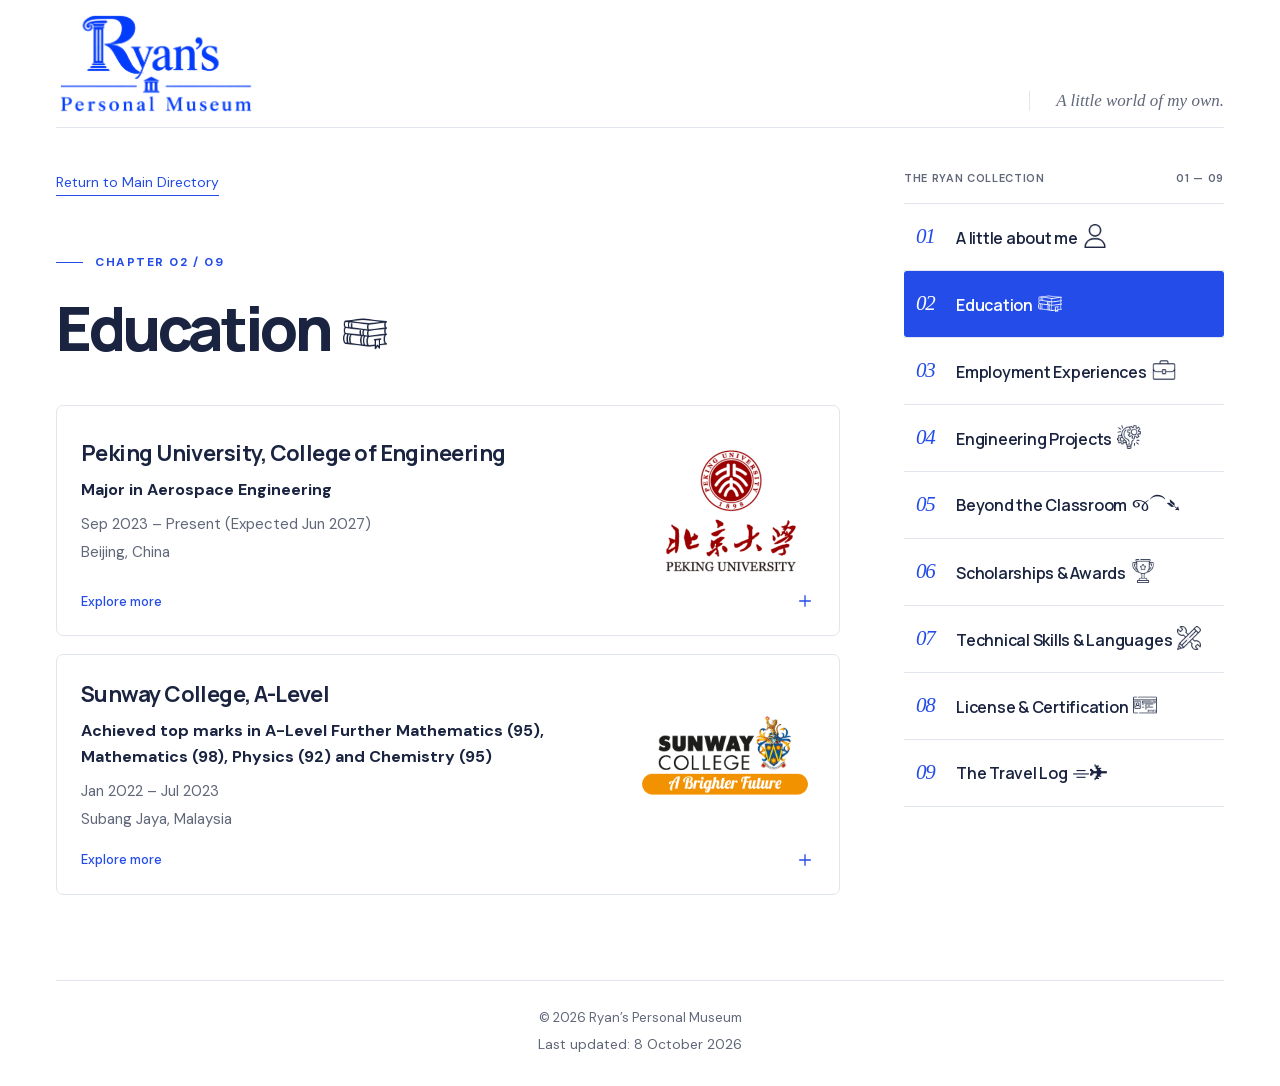
<file: education/index.html>
<!doctype html>
<html lang="en">
<head>
  <meta charset="utf-8">
  <meta name="viewport" content="width=device-width, initial-scale=1">
  <meta name="description" content="Education — a chapter of Ryan’s Personal Museum.">
  <meta name="theme-color" content="#234ce9">
  <title>Education · Ryan’s Personal Museum</title>
  <link rel="icon" type="image/png" href="/favicon-ryan-7318a8cf01.png" sizes="128x128">
  <link rel="stylesheet" href="/assets/fonts/fonts.css">
  <style>
    :root{--blue:#234ce9;--ink:#1a2440;--muted:#606779;--yellow:#ffdf55;--paper:#f2f5fc;--line:#e1e5ee;font-family:'DM Sans',sans-serif;color:var(--ink);background:#fff;color-scheme:light}
    *{box-sizing:border-box}html{scroll-behavior:smooth;scroll-padding-top:2rem}body{margin:0;-webkit-font-smoothing:antialiased}a{color:inherit;text-decoration:none}button{font:inherit;cursor:pointer}button:disabled{cursor:wait;opacity:.65}a,button,input{-webkit-tap-highlight-color:transparent}button:focus-visible,a:focus-visible,input:focus-visible{outline:3px solid var(--blue);outline-offset:6px}.skip{position:fixed;top:-10rem;left:1rem;z-index:5;background:#fff;padding:1rem}.skip:focus{top:1rem}[hidden]{display:none!important}
    .container{width:min(1240px,calc(100% - 112px));margin-inline:auto}.header{height:112px;display:flex;align-items:center;justify-content:space-between;border-bottom:1px solid var(--line)}.brand{display:flex;gap:12px;align-items:center}.brand-mark{width:43px;height:49px;display:grid;place-items:center;border:2px solid var(--blue);border-radius:22px 22px 4px 4px;font:italic bold 32px Georgia,serif;color:var(--blue)}.brand-name{display:block;font:italic 25px Georgia,serif;line-height:1.2}.brand-sub{display:block;font-size:12px;font-weight:700;letter-spacing:.12em;line-height:1.5}.nav{display:flex;align-items:center;gap:32px;font-size:14px}.nav a{padding:10px 0}.nav a:hover{color:var(--blue)}.nav .active{color:var(--blue);border-bottom:1px solid var(--blue)}.nav-note{font:italic 17px Georgia,serif;padding-left:26px;border-left:1px solid var(--line);color:var(--muted)}
    .hero{min-height:690px;display:grid;grid-template-columns:1.17fr 1fr;align-items:center;gap:38px;padding-block:74px 82px}.eyebrow{font-size:12px;font-weight:700;letter-spacing:.13em;color:var(--blue);display:flex;align-items:center;gap:12px;margin:0 0 24px}.eyebrow:before{content:'';height:1px;width:27px;background:currentColor}.hero h1{font-family:Manrope,sans-serif;font-size:clamp(4rem,6.5vw,6.1rem);font-weight:800;letter-spacing:-.065em;line-height:1.08;margin:0}.hero h1 span{display:block}.hero h1 .accent{color:var(--blue)}.welcome{font-size:20px;line-height:1.65;color:var(--muted);max-width:490px;margin:27px 0 29px}.welcome strong{font-weight:500;color:var(--ink)}.journey-button{display:inline-flex;align-items:center;justify-content:center;padding:18px 28px;min-height:58px;border-radius:7px;color:#fff;background:var(--blue);font-weight:600;box-shadow:0 4px 0 #1734ac;transition:transform .2s,box-shadow .2s,background .2s}.journey-button:hover{background:#163ac7;transform:translateY(-2px);box-shadow:0 6px 0 #1734ac}.little-note{margin:18px 0 0;font-size:13px;color:var(--muted)}
    .little-note.hero-email{margin-top:8px;font-size:14px;line-height:1.6}
    .portrait-area{position:relative;isolation:isolate;margin:4px 16px 0 21px;padding:20px 16px 22px}.portrait-area:before{content:'';position:absolute;inset:50px 1px 5px 30px;z-index:-1;background:var(--yellow);border-radius:6px;transform:rotate(5deg)}.portrait-frame{background:#fff;padding:16px 16px 0;border:1px solid var(--line);box-shadow:0 15px 40px #23396812;transform:rotate(-4deg);border-radius:3px}.portrait-image{height:390px;position:relative;background:var(--paper);overflow:hidden;border-radius:1px}.portrait-image img[hidden],.placeholder[hidden]{display:none}.portrait-image img{display:block;width:100%;height:100%;object-fit:cover;object-position:center}.placeholder{height:100%;display:flex;align-items:center;justify-content:center;text-align:center;padding:30px}.placeholder-letter{font:italic 104px Georgia,serif;line-height:1;color:var(--blue);margin-bottom:21px;letter-spacing:-.07em}.placeholder p{font:italic 30px/1.2 Georgia,serif;color:var(--blue);margin:0}.caption{min-height:73px;display:flex;align-items:center;justify-content:space-between;gap:15px;color:var(--ink);font-size:12px;letter-spacing:.08em}.caption-name{font-size:22px;line-height:1;letter-spacing:0}.caption span:last-child{font:italic 20px Georgia,serif;letter-spacing:0;color:var(--blue)}.portrait-tag{position:absolute;right:-8px;top:0;z-index:2;background:var(--yellow);border:1px solid #ebc234;padding:11px 17px;font-size:12px;line-height:1.5;font-weight:700;letter-spacing:.08em;transform:rotate(6deg);box-shadow:0 3px 10px #1a24400a}
    .entrance-strip{border-top:1px solid var(--line);border-bottom:1px solid var(--line);display:flex;align-items:center;justify-content:space-between;gap:20px;padding:23px 0;font-size:12px;letter-spacing:.075em;font-weight:500}.entrance-strip .museum-note{font:italic 18px Georgia,serif;letter-spacing:0;color:var(--muted)}.ticket{display:flex;align-items:center;gap:12px}.ticket-icon{font-size:22px;color:var(--blue)}
    .about{padding-block:105px 110px;display:grid;grid-template-columns:.65fr 1fr;gap:65px;align-items:start}.section-number{font:italic 52px Georgia,serif;letter-spacing:-.08em;color:var(--blue);margin:0 0 20px}.about h2{font-family:Manrope,sans-serif;font-size:42px;line-height:1.2;letter-spacing:-.045em;margin:0}.about-copy{padding-top:12px}.about-lead{font:32px/1.45 Georgia,serif;margin:0 0 19px;max-width:640px}.about-copy>p:not(.about-lead){font-size:18px;line-height:1.75;color:var(--muted);margin:0;max-width:610px}.education{display:flex;align-items:center;gap:14px;margin-top:28px;font-size:14px;color:var(--blue)}.education svg{width:26px;height:26px;flex-shrink:0}.education strong{display:block;font-weight:600;line-height:1.6}.education span{font-size:13px;color:var(--muted)}.footer{border-top:1px solid var(--line);padding:28px 0 31px;display:flex;justify-content:space-between;align-items:center;font-size:13px;color:var(--muted)}.footer a:hover{color:var(--blue)}
    .entrance-footer{justify-content:center;flex-direction:column;gap:8px;text-align:center}.last-updated{font-size:14px;line-height:1.5;white-space:nowrap}
    @media(min-width:1550px){.hero{min-height:calc(100svh - 183px)}}
    @media(max-width:1050px){.container{width:calc(100% - 64px)}.hero{gap:25px;min-height:640px}.hero h1{font-size:clamp(3.8rem,7.4vw,5rem)}.portrait-area{margin:0;padding:16px 8px 16px}.portrait-image{height:350px}.portrait-frame{padding:12px 12px 0}.welcome{font-size:18px}.nav-note{display:none}.about{gap:40px}.about-lead{font-size:28px}}
    @media(max-width:740px){.container{width:calc(100% - 40px)}.header{height:89px}.brand-mark{width:35px;height:40px;font-size:26px}.brand-name{font-size:23px}.brand-sub{font-size:10px}.nav{gap:18px;font-size:13px}.hero{grid-template-columns:1fr;padding:45px 0 50px;gap:38px}.eyebrow{margin-bottom:20px;font-size:11px}.hero h1{font-size:clamp(3.8rem,11vw,5.5rem);letter-spacing:-.065em;line-height:1.05}.welcome{font-size:18px;max-width:450px;margin:23px 0 25px}.portrait-area{width:min(380px,calc(100% - 24px));justify-self:center;margin:0 0 0 -5px;padding:18px 7px 16px}.portrait-image{height:345px}.portrait-tag{right:-12px;font-size:11px}.caption{min-height:65px}.entrance-strip{font-size:10px;gap:8px;padding:20px 0}.entrance-strip .museum-note{font-size:15px}.entrance-strip .edition{display:none}.about{grid-template-columns:1fr;padding:64px 0 65px;gap:23px}.section-number{font-size:40px;margin-bottom:13px}.about h2{font-size:35px}.about-copy{padding-top:0}.about-lead{font-size:26px}.about-copy>p:not(.about-lead){font-size:17px}.footer{gap:16px;font-size:12px;padding:24px 0}.little-note{font-size:12px}}
    @media(max-width:370px){.nav{gap:12px}.nav .active{display:none}.hero h1{font-size:3.5rem}.entrance-strip .museum-note{font-size:13px}.footer{flex-wrap:wrap}.portrait-image{height:310px}}
    @media(prefers-reduced-motion:reduce){html{scroll-behavior:auto}*,*:before,*:after{transition:none!important}}
    .header{height:128px}.header .nav{align-self:flex-end;margin-bottom:16px}.brand-logo{display:block;width:200px;max-width:100%;height:auto}
    @media(max-width:740px){.header{height:108px}.brand-logo{width:160px}}
  </style>

  <style>
    .collection-page{display:grid;grid-template-columns:.9fr 1.1fr;gap:70px;align-items:start;min-height:calc(100svh - 197px);padding:76px 0 70px}.collection-intro{padding-top:22px}.collection-page h1,.chapter-page h1{font-family:Manrope,sans-serif;font-size:clamp(46px,4.8vw,68px);font-weight:800;line-height:1.12;letter-spacing:-.055em;margin:0}.collection-page h1 span{color:var(--blue)}.collection-welcome{max-width:340px;font-size:19px;line-height:1.7;color:var(--muted);margin:25px 0 42px}.collection-ticket{display:inline-flex;align-items:center;gap:23px;background:var(--yellow);padding:23px 27px;transform:rotate(-3deg);border:1px solid #ebc234;border-radius:3px}.collection-count{font:italic 62px/1 Georgia,serif;letter-spacing:-.08em;color:var(--ink)}.collection-ticket>span:last-child{font-size:12px;line-height:1.9;font-weight:600;letter-spacing:.07em}.collection-list-heading{display:flex;justify-content:space-between;gap:20px;font-size:12px;font-weight:600;letter-spacing:.09em;padding:0 18px 19px;color:var(--muted)}.chapter-list{margin:0;padding:0;list-style:none;border-top:1px solid var(--line)}.chapter-list li{border-bottom:1px solid var(--line)}.chapter-link{display:grid;grid-template-columns:44px 1fr;gap:21px;align-items:center;min-height:81px;padding:19px 18px;border-radius:3px;transition:background .2s,color .2s}.chapter-link:hover{background:var(--paper);color:var(--blue)}.chapter-link:focus-visible{outline-offset:-3px;background:var(--paper)}.chapter-number{font:italic 26px/1.2 Georgia,serif;color:var(--blue);letter-spacing:-.06em}.chapter-title{font-family:Manrope,sans-serif;font-size:21px;font-weight:600;line-height:1.4;letter-spacing:-.02em}.chapter-link:hover .chapter-title{text-decoration:underline;text-underline-offset:5px;text-decoration-thickness:1px}.collection-footnote{font:italic 17px/1.5 Georgia,serif;color:var(--muted);padding:0 18px;margin:22px 0 0}.back-link{display:inline-block;color:var(--blue);font-size:14px;border-bottom:1px solid currentColor;padding-bottom:4px;margin-bottom:58px}.back-link:hover{color:var(--ink)}.chapter-page{min-height:calc(100svh - 197px);padding:43px 0 85px;max-width:850px}.chapter-page h1{max-width:800px;overflow-wrap:break-word}.chapter-empty{margin-top:42px;border-top:1px solid var(--line);padding-top:26px}.chapter-status{display:inline-block;padding:7px 12px;background:var(--yellow);font-size:12px;letter-spacing:.09em;font-weight:600;border-radius:3px}.chapter-empty p{font-size:19px;line-height:1.7;color:var(--muted);margin:18px 0 0}.collection-footer{gap:20px}.collection-footer a{color:var(--blue)}
    @media(max-width:1050px){.collection-page{gap:40px;padding-top:58px}.collection-page h1{font-size:52px}.chapter-title{font-size:19px}.chapter-link{gap:14px;padding-inline:13px}.collection-list-heading,.collection-footnote{padding-inline:13px}.collection-welcome{font-size:18px}}
    @media(max-width:740px){.collection-page{grid-template-columns:1fr;gap:38px;padding:41px 0 48px}.collection-intro{padding:0}.collection-page h1,.chapter-page h1{font-size:clamp(42px,9vw,56px)}.collection-page .eyebrow,.chapter-page .eyebrow{font-size:12px}.collection-welcome{font-size:17px;max-width:370px;margin:20px 0 24px}.collection-ticket{padding:12px 19px;gap:16px;transform:rotate(-2deg)}.collection-count{font-size:39px}.collection-ticket>span:last-child{font-size:12px;line-height:1.7}.chapter-link{min-height:79px;grid-template-columns:32px 1fr;gap:15px;padding:19px 10px}.chapter-title{font-size:18px}.chapter-number{font-size:24px}.collection-list-heading{font-size:12px;padding-inline:10px;padding-bottom:17px;letter-spacing:.04em}.collection-footnote{font-size:16px;padding-inline:10px;margin-top:19px}.collection-footer{align-items:flex-start;flex-wrap:wrap;font-size:12px}.chapter-page{padding:30px 0 60px;min-height:calc(100svh - 195px)}.back-link{margin-bottom:47px}.chapter-empty{margin-top:31px}.chapter-empty p{font-size:17px}}
    .chapter-footer{justify-content:center;flex-direction:column;gap:8px;text-align:center}
    .chapter-story{max-width:720px;margin-top:42px;border-top:1px solid var(--line);padding-top:30px}.chapter-story>p{font-size:1.125rem;line-height:1.85;color:var(--muted);margin:0 0 24px}.chapter-story .story-intro{font-size:1.25rem;line-height:1.75;color:var(--ink)}.chapter-story .story-motto-intro{margin-bottom:14px;color:var(--ink)}.story-motto{margin:0;padding:24px 28px;background:var(--paper);border-left:3px solid var(--blue);border-radius:0 3px 3px 0}.story-motto p{margin:0;font:italic 1.5rem/1.6 Georgia,serif;color:var(--blue)}
    @media(max-width:740px){.chapter-story{margin-top:31px;padding-top:24px}.chapter-story>p{font-size:1.0625rem;margin-bottom:22px}.chapter-story .story-intro{font-size:1.125rem}.story-motto{padding:20px}.story-motto p{font-size:1.25rem}}
    .collection-page{grid-template-columns:1fr;gap:40px}
    .collection-intro{padding-top:0}
    .collection-welcome{max-width:740px;margin:20px 0 0}
    .collection-list-heading,.collection-footnote{padding-inline:0}
    .chapter-emoji{display:inline-block;white-space:nowrap;margin-left:2px;font-weight:400;letter-spacing:0}
    .chapter-image-icon{display:inline-block;width:1.35em;height:1.35em;background:currentColor;vertical-align:-.24em;-webkit-mask-image:var(--chapter-icon);mask-image:var(--chapter-icon);-webkit-mask-size:contain;mask-size:contain;-webkit-mask-position:center;mask-position:center;-webkit-mask-repeat:no-repeat;mask-repeat:no-repeat}
    .chapter-image-icon--education{transform:translateY(-.15em)}
    .chapter-heading-ending{white-space:nowrap}
    .chapter-heading-emoji{display:inline-block;white-space:nowrap;margin-left:.08em;font-size:.72em;line-height:1.2;font-weight:400;letter-spacing:0;vertical-align:baseline}
    .chapter-heading-emoji .chapter-image-icon{width:1em;height:1em;vertical-align:-.12em}
    .chapter-page{display:grid;grid-template-columns:minmax(0,1fr) 320px;gap:clamp(36px,5vw,64px);align-items:start;max-width:none}
    .chapter-content{min-width:0}
    .chapter-sidebar{position:sticky;top:32px;min-width:0}
    .chapter-sidebar .collection-list-heading{padding:0 0 18px;font-size:11px;letter-spacing:.06em}
    .chapter-sidebar .chapter-link{grid-template-columns:28px minmax(0,1fr);gap:12px;min-height:66px;padding:15px 12px}
    .chapter-sidebar .chapter-number{font-size:21px}
    .chapter-sidebar .chapter-title{font-size:16px;letter-spacing:-.015em}
    .chapter-sidebar .chapter-emoji{font-size:18px}
    .chapter-sidebar .chapter-link[aria-current="page"]{background:var(--blue);color:#fff}
    .chapter-sidebar .chapter-link[aria-current="page"] .chapter-number{color:#fff}
    .chapter-sidebar .chapter-link[aria-current="page"]:focus-visible{outline-color:var(--yellow)}
    @media(max-width:1050px){.chapter-page{grid-template-columns:minmax(0,1fr) 280px;gap:32px}}
    @media(max-width:740px){.chapter-page{grid-template-columns:minmax(0,1fr);gap:42px}.chapter-sidebar{position:static}.chapter-sidebar .chapter-link{min-height:64px}.chapter-sidebar .chapter-title{font-size:17px}}
    .education-list{display:grid;gap:18px;margin-top:42px}
    .classroom-programs{grid-template-columns:minmax(0,1fr)}
    .classroom-programs>.education-card{min-width:0}
    .scholarship-list{grid-template-columns:minmax(0,1fr)}
    .scholarship-card{min-width:0;padding:24px;border:1px solid var(--line);border-radius:7px;background:#fff}
    .scholarship-card h2{margin:0}
    @media(max-width:1050px){.scholarship-card{padding:20px}}
    .skills-content{display:grid;gap:34px;margin-top:42px}
    .skill-group{min-width:0}
    .skill-group>h2{margin:0 0 16px;font-family:Manrope,sans-serif;font-size:22px;line-height:1.4;font-weight:700;letter-spacing:-.025em;color:var(--ink)}
    .skill-grid{display:grid;grid-template-columns:repeat(auto-fit,minmax(min(100%,300px),1fr));gap:14px}
    .skill-card{display:grid;grid-template-columns:minmax(0,1fr)96px;align-items:center;gap:16px;min-width:0;min-height:116px;padding:20px;border:1px solid var(--line);border-radius:7px;background:#fff}
    .skill-card h3{margin:0;min-width:0;font-family:Manrope,sans-serif;font-size:18px;line-height:1.6;font-weight:700;letter-spacing:-.015em;color:var(--ink);overflow-wrap:break-word}
    .skill-info{min-width:0}
    .skill-card.language-card{grid-template-columns:minmax(0,1fr)}
    .skill-proficiency{margin:8px 0 0;font-size:15px;line-height:1.65;color:var(--muted)}
    .skill-image{display:block;width:96px;max-width:100%;height:80px;object-fit:contain;justify-self:end}
    @media(max-width:580px){.skills-content{gap:28px;margin-top:31px}.skill-card{grid-template-columns:minmax(0,1fr)64px;gap:12px;min-height:100px;padding:16px}.skill-card h3{font-size:17px}.skill-image{width:64px;height:64px}}
    .education-card{border:1px solid var(--line);border-radius:7px;background:#fff;transition:border-color .2s}
    .education-card:hover,.education-card[open]{border-color:#b7c4f5}
    .education-card summary{display:block;padding:24px;list-style:none;cursor:pointer;border-radius:7px}
    .education-card summary::-webkit-details-marker{display:none}
    .education-card summary::marker{content:''}
    .education-card summary:focus-visible{outline:3px solid var(--blue);outline-offset:4px}
    .education-card-head{display:grid;grid-template-columns:minmax(0,1fr) 180px;gap:24px;align-items:center}
    .education-info{min-width:0}
    .education-school-name{display:block;font-family:Manrope,sans-serif;font-size:22px;line-height:1.4;font-weight:700;letter-spacing:-.025em;color:var(--ink)}
    .education-highlight{display:block;margin-top:8px;font-size:16px;line-height:1.6;font-weight:700;color:var(--ink)}
    .education-period,.education-location{display:block;font-size:15px;line-height:1.65;color:var(--muted)}
    .education-period{margin-top:10px}.education-location{margin-top:3px}
    .education-logo{display:block;width:180px;max-width:100%;height:auto;object-fit:contain;justify-self:end}
    .education-toggle{display:flex;align-items:center;justify-content:space-between;gap:16px;margin-top:18px;font-size:13px;line-height:1.5;font-weight:500;color:var(--blue)}
    .education-toggle svg{width:20px;height:20px;flex-shrink:0;transition:transform .2s}
    .education-card .collapse-label,.education-card[open] .expand-label{display:none}
    .education-card[open] .collapse-label{display:inline}
    .education-card[open] .education-toggle svg{transform:rotate(45deg)}
    .education-description{min-height:96px;border-top:1px solid var(--line);margin:0 24px 24px;padding-top:22px}
    .education-description p{margin:0;font-size:17px;line-height:1.75;color:var(--muted)}
    .project-module{min-width:0;border:1px solid var(--line);border-radius:7px;background:#fff}
    .project-module>.education-card{border:0;background:transparent}
    .project-report{display:flex;flex-wrap:wrap;align-items:center;gap:8px 18px;border-top:1px solid var(--line);margin:0 24px;padding:18px 0 22px}
    .project-report-link{font:inherit;font-size:14px;line-height:1.5;color:var(--blue);background:none;border:0;padding:0;text-align:left;text-decoration:underline;text-underline-offset:4px}
    .project-report-link:hover{color:var(--ink)}
    .project-report-link:focus-visible{outline:3px solid var(--blue);outline-offset:4px}
    .project-report-link:disabled{cursor:not-allowed;color:var(--muted);text-decoration:none}
    .project-report-status{font-size:13px;line-height:1.5;color:var(--muted)}
    .engineering-projects-content{margin-top:30px}
    .engineering-projects-content .education-list{grid-template-columns:minmax(0,1fr);margin-top:20px}
    .project-language-note{flex:1 1 260px;margin:0;font-size:14px;line-height:1.6;color:var(--muted)}
    .project-gallery{margin-top:28px;min-width:0}
    .gallery-stage{position:relative;min-width:0}
    .gallery-image-button{position:relative;display:block;width:100%;padding:0;border:1px solid var(--line);border-radius:6px;background:var(--paper);cursor:zoom-in;overflow:hidden}
    .gallery-main-image{display:block;width:100%;height:clamp(200px,32vw,400px);object-fit:contain}
    .gallery-enlarge-label{position:absolute;right:12px;top:12px;padding:6px 10px;background:rgba(255,255,255,.94);border:1px solid var(--line);border-radius:4px;font-size:12px;font-weight:500;color:var(--ink)}
    .gallery-arrow,.gallery-close{display:inline-flex;align-items:center;justify-content:center;width:44px;height:44px;padding:0;border:1px solid var(--line);border-radius:50%;background:rgba(255,255,255,.96);color:var(--blue);flex-shrink:0}
    .gallery-arrow{position:absolute;top:50%;transform:translateY(-50%)}
    .gallery-previous{left:10px}.gallery-next{right:10px}
    .gallery-arrow svg,.gallery-close svg{width:22px;height:22px}
    .gallery-arrow:hover,.gallery-close:hover{background:var(--blue);border-color:var(--blue);color:#fff}
    .gallery-caption{display:flex;justify-content:flex-end;align-items:center;gap:16px;margin-top:12px;font-size:14px;line-height:1.5;color:var(--muted)}
    .gallery-position{white-space:nowrap;font-variant-numeric:tabular-nums;color:var(--blue)}
    .gallery-thumbnails{display:flex;gap:10px;overflow-x:auto;min-width:0;width:100%;max-width:100%;margin-top:16px;padding:5px 4px 9px;scrollbar-width:thin;scrollbar-color:#c5cef0 transparent}
    .gallery-thumbnail{flex:0 0 96px;height:68px;padding:3px;border:2px solid transparent;border-radius:5px;background:var(--paper);transition:border-color .15s,background .15s}
    .gallery-thumbnail img{display:block;width:100%;height:100%;object-fit:contain;border-radius:2px}
    .gallery-thumbnail[aria-current="true"]{border-color:var(--blue);background:#edf1ff}
    .gallery-image-button:focus-visible,.gallery-thumbnail:focus-visible,.gallery-arrow:focus-visible,.gallery-close:focus-visible{outline:3px solid var(--blue);outline-offset:2px}
    .gallery-viewer{width:min(1200px,calc(100vw - 40px));max-width:none;max-height:calc(100svh - 32px);padding:20px;border:1px solid var(--line);border-radius:9px;background:#fff;color:var(--ink);overflow:auto}
    .gallery-viewer::backdrop{background:rgba(16,25,48,.8)}
    .gallery-viewer-header{display:flex;align-items:center;justify-content:space-between;gap:20px;margin-bottom:14px}
    .gallery-viewer-header h2{margin:0;font-family:Manrope,sans-serif;font-size:18px;line-height:1.4;font-weight:700;letter-spacing:-.02em}
    .gallery-viewer-stage{border-radius:6px;background:var(--paper);overflow:hidden}
    .gallery-viewer-image{display:block;width:100%;height:min(72svh,760px);object-fit:contain}
    @media(max-width:580px){.gallery-thumbnail{flex-basis:78px;height:58px}.gallery-viewer{width:calc(100vw - 20px);padding:12px}.gallery-viewer-header h2{font-size:16px}.gallery-viewer-image{height:66svh}.gallery-enlarge-label{top:8px;right:8px}.gallery-previous{left:7px}.gallery-next{right:7px}}
    @media(prefers-reduced-motion:reduce){.gallery-thumbnail{transition:none}}
    @media(max-width:1050px){.education-card summary{padding:20px}.education-card-head{grid-template-columns:minmax(0,1fr) 110px;gap:16px}.education-logo{width:110px}.education-school-name{font-size:19px}.education-description{margin:0 20px 20px}}
    @media(max-width:1050px){.project-report{margin-inline:20px}}
    @media(max-width:740px){.education-list{margin-top:31px}}
    @media(max-width:580px){.education-card-head{grid-template-columns:minmax(0,1fr);gap:14px}.education-logo{width:140px}.education-school-name{font-size:20px}}
  </style>
</head>
<body>
  <a class="skip" href="#main">Skip to content</a>
  <div class="container"><header class="header">
      <a class="brand" href="/" aria-label="Ryan’s Personal Museum, home"><img class="brand-logo" src="/assets/ryan-full-logo-3eee0b24a0.png" alt="Ryan’s Personal Museum" width="811" height="427"></a>
      <div class="nav"><span class="nav-note">A little world of my own.</span></div>
    </header>
    <main class="chapter-page" id="main">
      <div class="chapter-content">
        <a class="back-link" href="/journey">Return to Main Directory</a>
        <p class="eyebrow">CHAPTER 02 / 09</p>
        <h1><span class="chapter-heading-ending">Education <span class="chapter-heading-emoji" aria-hidden="true"><span class="chapter-image-icon chapter-image-icon--education" style="--chapter-icon:url('/assets/collection-education-22a7ab5d7e4b.png')"></span></span></span></h1>
        <section class="education-list" aria-label="Education history">
        <details class="education-card">
          <summary>
            <span class="education-card-head">
              <span class="education-info">
                <strong class="education-school-name">Peking University, College of Engineering</strong>
                <strong class="education-highlight">Major in Aerospace Engineering</strong>
                <span class="education-period">Sep 2023 – Present (Expected Jun 2027)</span>
                <span class="education-location">Beijing, China</span>
              </span>
              <img class="education-logo" src="/assets/pku-logo-ad477c5505.png" alt="Peking University logo" width="660" height="526">
            </span>
            <span class="education-toggle"><span class="expand-label">Explore more</span><span class="collapse-label">Collapse description</span><svg viewBox="0 0 24 24" fill="none" stroke="currentColor" stroke-width="1.6" aria-hidden="true"><path d="M12 5v14M5 12h14"/></svg></span>
          </summary>
          <div class="education-description"><p>During my time at Peking University, I have engaged with a diverse, global community through various club activities, but my academic journey has been uniquely demanding. After completing six and a half years of secondary education entirely in English, I enrolled at PKU as the only international student in a rigorous, Chinese-taught Aerospace Engineering undergraduate program. My first year was a steep learning curve as I navigated complex technical concepts in a new language while studying alongside top local students. However, this was exactly the challenge I sought. I used the pressure as fuel to improve, and as I adapted to the language and academic expectations, my performance surged. I achieved strong results in core engineering courses, including Aerospace Materials and Manufacturing (97), Aircraft Design and Propulsion (96), Engineering Fluid Mechanics (92), and Aerodynamic Foundation (92). Overcoming these initial barriers not only solidified my technical foundation but also forged my resilience, adaptability, and ability to remain focused under intense pressure.</p></div>
        </details>
        <details class="education-card">
          <summary>
            <span class="education-card-head">
              <span class="education-info">
                <strong class="education-school-name">Sunway College, A-Level</strong>
                <strong class="education-highlight">Achieved top marks in A-Level Further Mathematics (95), Mathematics (98), Physics (92) and Chemistry (95)</strong>
                <span class="education-period">Jan 2022 – Jul 2023</span>
                <span class="education-location">Subang Jaya, Malaysia</span>
              </span>
              <img class="education-logo" src="/assets/sunway-college-logo-e629f0bb42.png" alt="Sunway College logo" width="500" height="300">
            </span>
            <span class="education-toggle"><span class="expand-label">Explore more</span><span class="collapse-label">Collapse description</span><svg viewBox="0 0 24 24" fill="none" stroke="currentColor" stroke-width="1.6" aria-hidden="true"><path d="M12 5v14M5 12h14"/></svg></span>
          </summary>
          <div class="education-description"><p>During my A-Level studies at Sunway College, I made it a priority to balance my academic responsibilities with active involvement in clubs and volunteering. While I am proud to have achieved excellent results on my A-Level exams, I have always believed that grades are only part of the equation and that real growth comes from diverse experiences. To broaden my perspective, I took on a role as a Student Helper in the Sunway University Marketing Department. Though the financial compensation was modest, the true value of the job was the networking. It gave me the opportunity to connect with a wide variety of people, not just within the campus community, but from all across Malaysia.</p></div>
        </details>
      </section>
      </div>
      
      <nav class="chapter-navigation chapter-sidebar" aria-label="Museum collections">
        <div class="collection-list-heading"><span>THE RYAN COLLECTION</span><span>01 — 09</span></div>
        <ol class="chapter-list">
          <li><a class="chapter-link" href="/about-me"><span class="chapter-number" aria-hidden="true">01</span><span class="chapter-title">A little about me <span class="chapter-emoji" aria-hidden="true"><span class="chapter-image-icon" style="--chapter-icon:url('/assets/collection-about-me-6a48cc3041eb.png')"></span></span></span></a></li>
          <li><a class="chapter-link" href="/education" aria-current="page"><span class="chapter-number" aria-hidden="true">02</span><span class="chapter-title">Education <span class="chapter-emoji" aria-hidden="true"><span class="chapter-image-icon chapter-image-icon--education" style="--chapter-icon:url('/assets/collection-education-22a7ab5d7e4b.png')"></span></span></span></a></li>
          <li><a class="chapter-link" href="/employment-experiences"><span class="chapter-number" aria-hidden="true">03</span><span class="chapter-title">Employment Experiences <span class="chapter-emoji" aria-hidden="true"><span class="chapter-image-icon" style="--chapter-icon:url('/assets/collection-employment-experiences-5f4cc6c83784.png')"></span></span></span></a></li>
          <li><a class="chapter-link" href="/engineering-projects"><span class="chapter-number" aria-hidden="true">04</span><span class="chapter-title">Engineering Projects <span class="chapter-emoji" aria-hidden="true"><span class="chapter-image-icon" style="--chapter-icon:url('/assets/collection-engineering-projects-86554e277fe8.png')"></span></span></span></a></li>
          <li><a class="chapter-link" href="/beyond-the-classroom"><span class="chapter-number" aria-hidden="true">05</span><span class="chapter-title">Beyond the Classroom <span class="chapter-emoji" aria-hidden="true">જ⁀➴</span></span></a></li>
          <li><a class="chapter-link" href="/scholarships-awards"><span class="chapter-number" aria-hidden="true">06</span><span class="chapter-title">Scholarships &amp; Awards <span class="chapter-emoji" aria-hidden="true"><span class="chapter-image-icon" style="--chapter-icon:url('/assets/collection-scholarships-awards-88cdcea66436.png')"></span></span></span></a></li>
          <li><a class="chapter-link" href="/technical-skills-languages"><span class="chapter-number" aria-hidden="true">07</span><span class="chapter-title">Technical Skills &amp; Languages <span class="chapter-emoji" aria-hidden="true"><span class="chapter-image-icon" style="--chapter-icon:url('/assets/collection-technical-skills-languages-c193c7332fa7.png')"></span></span></span></a></li>
          <li><a class="chapter-link" href="/license-certification"><span class="chapter-number" aria-hidden="true">08</span><span class="chapter-title">License &amp; Certification <span class="chapter-emoji" aria-hidden="true"><span class="chapter-image-icon" style="--chapter-icon:url('/assets/collection-license-certification-ed78a964f754.png')"></span></span></span></a></li>
          <li><a class="chapter-link" href="/travel-log"><span class="chapter-number" aria-hidden="true">09</span><span class="chapter-title">The Travel Log <span class="chapter-emoji" aria-hidden="true">⌯✈︎</span></span></a></li>
        </ol>
        
      </nav>
    </main>
    <footer class="footer chapter-footer"><span>© 2026 Ryan’s Personal Museum</span><span class="last-updated">Last updated: <time datetime="2026-10-08">8 October 2026</time></span></footer>
  </div>
  
</body>
</html>
</file>
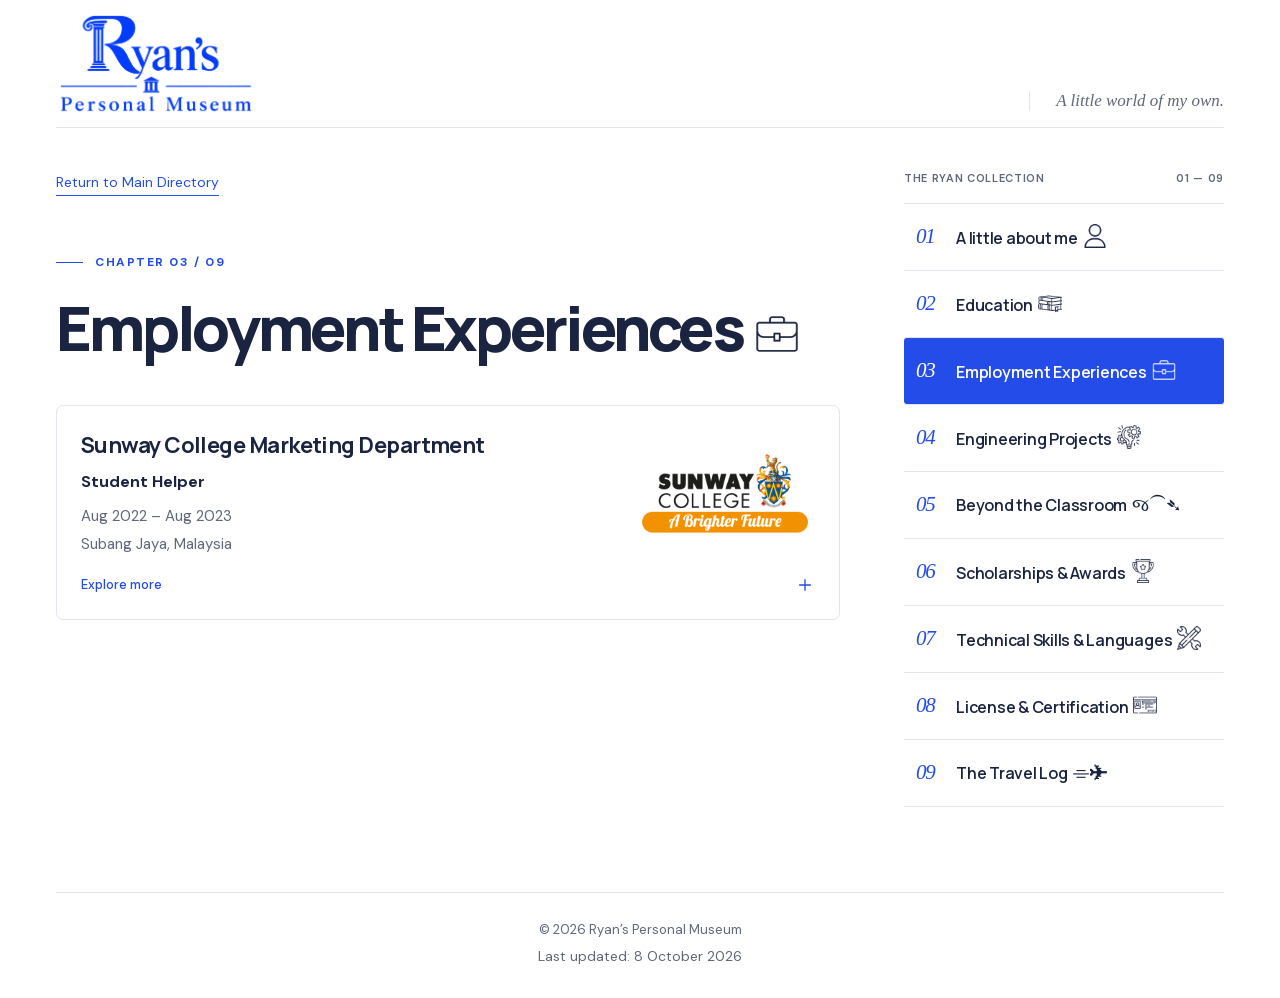
<file: employment-experiences/index.html>
<!doctype html>
<html lang="en">
<head>
  <meta charset="utf-8">
  <meta name="viewport" content="width=device-width, initial-scale=1">
  <meta name="description" content="Employment Experiences — a chapter of Ryan’s Personal Museum.">
  <meta name="theme-color" content="#234ce9">
  <title>Employment Experiences · Ryan’s Personal Museum</title>
  <link rel="icon" type="image/png" href="/favicon-ryan-7318a8cf01.png" sizes="128x128">
  <link rel="stylesheet" href="/assets/fonts/fonts.css">
  <style>
    :root{--blue:#234ce9;--ink:#1a2440;--muted:#606779;--yellow:#ffdf55;--paper:#f2f5fc;--line:#e1e5ee;font-family:'DM Sans',sans-serif;color:var(--ink);background:#fff;color-scheme:light}
    *{box-sizing:border-box}html{scroll-behavior:smooth;scroll-padding-top:2rem}body{margin:0;-webkit-font-smoothing:antialiased}a{color:inherit;text-decoration:none}button{font:inherit;cursor:pointer}button:disabled{cursor:wait;opacity:.65}a,button,input{-webkit-tap-highlight-color:transparent}button:focus-visible,a:focus-visible,input:focus-visible{outline:3px solid var(--blue);outline-offset:6px}.skip{position:fixed;top:-10rem;left:1rem;z-index:5;background:#fff;padding:1rem}.skip:focus{top:1rem}[hidden]{display:none!important}
    .container{width:min(1240px,calc(100% - 112px));margin-inline:auto}.header{height:112px;display:flex;align-items:center;justify-content:space-between;border-bottom:1px solid var(--line)}.brand{display:flex;gap:12px;align-items:center}.brand-mark{width:43px;height:49px;display:grid;place-items:center;border:2px solid var(--blue);border-radius:22px 22px 4px 4px;font:italic bold 32px Georgia,serif;color:var(--blue)}.brand-name{display:block;font:italic 25px Georgia,serif;line-height:1.2}.brand-sub{display:block;font-size:12px;font-weight:700;letter-spacing:.12em;line-height:1.5}.nav{display:flex;align-items:center;gap:32px;font-size:14px}.nav a{padding:10px 0}.nav a:hover{color:var(--blue)}.nav .active{color:var(--blue);border-bottom:1px solid var(--blue)}.nav-note{font:italic 17px Georgia,serif;padding-left:26px;border-left:1px solid var(--line);color:var(--muted)}
    .hero{min-height:690px;display:grid;grid-template-columns:1.17fr 1fr;align-items:center;gap:38px;padding-block:74px 82px}.eyebrow{font-size:12px;font-weight:700;letter-spacing:.13em;color:var(--blue);display:flex;align-items:center;gap:12px;margin:0 0 24px}.eyebrow:before{content:'';height:1px;width:27px;background:currentColor}.hero h1{font-family:Manrope,sans-serif;font-size:clamp(4rem,6.5vw,6.1rem);font-weight:800;letter-spacing:-.065em;line-height:1.08;margin:0}.hero h1 span{display:block}.hero h1 .accent{color:var(--blue)}.welcome{font-size:20px;line-height:1.65;color:var(--muted);max-width:490px;margin:27px 0 29px}.welcome strong{font-weight:500;color:var(--ink)}.journey-button{display:inline-flex;align-items:center;justify-content:center;padding:18px 28px;min-height:58px;border-radius:7px;color:#fff;background:var(--blue);font-weight:600;box-shadow:0 4px 0 #1734ac;transition:transform .2s,box-shadow .2s,background .2s}.journey-button:hover{background:#163ac7;transform:translateY(-2px);box-shadow:0 6px 0 #1734ac}.little-note{margin:18px 0 0;font-size:13px;color:var(--muted)}
    .little-note.hero-email{margin-top:8px;font-size:14px;line-height:1.6}
    .portrait-area{position:relative;isolation:isolate;margin:4px 16px 0 21px;padding:20px 16px 22px}.portrait-area:before{content:'';position:absolute;inset:50px 1px 5px 30px;z-index:-1;background:var(--yellow);border-radius:6px;transform:rotate(5deg)}.portrait-frame{background:#fff;padding:16px 16px 0;border:1px solid var(--line);box-shadow:0 15px 40px #23396812;transform:rotate(-4deg);border-radius:3px}.portrait-image{height:390px;position:relative;background:var(--paper);overflow:hidden;border-radius:1px}.portrait-image img[hidden],.placeholder[hidden]{display:none}.portrait-image img{display:block;width:100%;height:100%;object-fit:cover;object-position:center}.placeholder{height:100%;display:flex;align-items:center;justify-content:center;text-align:center;padding:30px}.placeholder-letter{font:italic 104px Georgia,serif;line-height:1;color:var(--blue);margin-bottom:21px;letter-spacing:-.07em}.placeholder p{font:italic 30px/1.2 Georgia,serif;color:var(--blue);margin:0}.caption{min-height:73px;display:flex;align-items:center;justify-content:space-between;gap:15px;color:var(--ink);font-size:12px;letter-spacing:.08em}.caption-name{font-size:22px;line-height:1;letter-spacing:0}.caption span:last-child{font:italic 20px Georgia,serif;letter-spacing:0;color:var(--blue)}.portrait-tag{position:absolute;right:-8px;top:0;z-index:2;background:var(--yellow);border:1px solid #ebc234;padding:11px 17px;font-size:12px;line-height:1.5;font-weight:700;letter-spacing:.08em;transform:rotate(6deg);box-shadow:0 3px 10px #1a24400a}
    .entrance-strip{border-top:1px solid var(--line);border-bottom:1px solid var(--line);display:flex;align-items:center;justify-content:space-between;gap:20px;padding:23px 0;font-size:12px;letter-spacing:.075em;font-weight:500}.entrance-strip .museum-note{font:italic 18px Georgia,serif;letter-spacing:0;color:var(--muted)}.ticket{display:flex;align-items:center;gap:12px}.ticket-icon{font-size:22px;color:var(--blue)}
    .about{padding-block:105px 110px;display:grid;grid-template-columns:.65fr 1fr;gap:65px;align-items:start}.section-number{font:italic 52px Georgia,serif;letter-spacing:-.08em;color:var(--blue);margin:0 0 20px}.about h2{font-family:Manrope,sans-serif;font-size:42px;line-height:1.2;letter-spacing:-.045em;margin:0}.about-copy{padding-top:12px}.about-lead{font:32px/1.45 Georgia,serif;margin:0 0 19px;max-width:640px}.about-copy>p:not(.about-lead){font-size:18px;line-height:1.75;color:var(--muted);margin:0;max-width:610px}.education{display:flex;align-items:center;gap:14px;margin-top:28px;font-size:14px;color:var(--blue)}.education svg{width:26px;height:26px;flex-shrink:0}.education strong{display:block;font-weight:600;line-height:1.6}.education span{font-size:13px;color:var(--muted)}.footer{border-top:1px solid var(--line);padding:28px 0 31px;display:flex;justify-content:space-between;align-items:center;font-size:13px;color:var(--muted)}.footer a:hover{color:var(--blue)}
    .entrance-footer{justify-content:center;flex-direction:column;gap:8px;text-align:center}.last-updated{font-size:14px;line-height:1.5;white-space:nowrap}
    @media(min-width:1550px){.hero{min-height:calc(100svh - 183px)}}
    @media(max-width:1050px){.container{width:calc(100% - 64px)}.hero{gap:25px;min-height:640px}.hero h1{font-size:clamp(3.8rem,7.4vw,5rem)}.portrait-area{margin:0;padding:16px 8px 16px}.portrait-image{height:350px}.portrait-frame{padding:12px 12px 0}.welcome{font-size:18px}.nav-note{display:none}.about{gap:40px}.about-lead{font-size:28px}}
    @media(max-width:740px){.container{width:calc(100% - 40px)}.header{height:89px}.brand-mark{width:35px;height:40px;font-size:26px}.brand-name{font-size:23px}.brand-sub{font-size:10px}.nav{gap:18px;font-size:13px}.hero{grid-template-columns:1fr;padding:45px 0 50px;gap:38px}.eyebrow{margin-bottom:20px;font-size:11px}.hero h1{font-size:clamp(3.8rem,11vw,5.5rem);letter-spacing:-.065em;line-height:1.05}.welcome{font-size:18px;max-width:450px;margin:23px 0 25px}.portrait-area{width:min(380px,calc(100% - 24px));justify-self:center;margin:0 0 0 -5px;padding:18px 7px 16px}.portrait-image{height:345px}.portrait-tag{right:-12px;font-size:11px}.caption{min-height:65px}.entrance-strip{font-size:10px;gap:8px;padding:20px 0}.entrance-strip .museum-note{font-size:15px}.entrance-strip .edition{display:none}.about{grid-template-columns:1fr;padding:64px 0 65px;gap:23px}.section-number{font-size:40px;margin-bottom:13px}.about h2{font-size:35px}.about-copy{padding-top:0}.about-lead{font-size:26px}.about-copy>p:not(.about-lead){font-size:17px}.footer{gap:16px;font-size:12px;padding:24px 0}.little-note{font-size:12px}}
    @media(max-width:370px){.nav{gap:12px}.nav .active{display:none}.hero h1{font-size:3.5rem}.entrance-strip .museum-note{font-size:13px}.footer{flex-wrap:wrap}.portrait-image{height:310px}}
    @media(prefers-reduced-motion:reduce){html{scroll-behavior:auto}*,*:before,*:after{transition:none!important}}
    .header{height:128px}.header .nav{align-self:flex-end;margin-bottom:16px}.brand-logo{display:block;width:200px;max-width:100%;height:auto}
    @media(max-width:740px){.header{height:108px}.brand-logo{width:160px}}
  </style>

  <style>
    .collection-page{display:grid;grid-template-columns:.9fr 1.1fr;gap:70px;align-items:start;min-height:calc(100svh - 197px);padding:76px 0 70px}.collection-intro{padding-top:22px}.collection-page h1,.chapter-page h1{font-family:Manrope,sans-serif;font-size:clamp(46px,4.8vw,68px);font-weight:800;line-height:1.12;letter-spacing:-.055em;margin:0}.collection-page h1 span{color:var(--blue)}.collection-welcome{max-width:340px;font-size:19px;line-height:1.7;color:var(--muted);margin:25px 0 42px}.collection-ticket{display:inline-flex;align-items:center;gap:23px;background:var(--yellow);padding:23px 27px;transform:rotate(-3deg);border:1px solid #ebc234;border-radius:3px}.collection-count{font:italic 62px/1 Georgia,serif;letter-spacing:-.08em;color:var(--ink)}.collection-ticket>span:last-child{font-size:12px;line-height:1.9;font-weight:600;letter-spacing:.07em}.collection-list-heading{display:flex;justify-content:space-between;gap:20px;font-size:12px;font-weight:600;letter-spacing:.09em;padding:0 18px 19px;color:var(--muted)}.chapter-list{margin:0;padding:0;list-style:none;border-top:1px solid var(--line)}.chapter-list li{border-bottom:1px solid var(--line)}.chapter-link{display:grid;grid-template-columns:44px 1fr;gap:21px;align-items:center;min-height:81px;padding:19px 18px;border-radius:3px;transition:background .2s,color .2s}.chapter-link:hover{background:var(--paper);color:var(--blue)}.chapter-link:focus-visible{outline-offset:-3px;background:var(--paper)}.chapter-number{font:italic 26px/1.2 Georgia,serif;color:var(--blue);letter-spacing:-.06em}.chapter-title{font-family:Manrope,sans-serif;font-size:21px;font-weight:600;line-height:1.4;letter-spacing:-.02em}.chapter-link:hover .chapter-title{text-decoration:underline;text-underline-offset:5px;text-decoration-thickness:1px}.collection-footnote{font:italic 17px/1.5 Georgia,serif;color:var(--muted);padding:0 18px;margin:22px 0 0}.back-link{display:inline-block;color:var(--blue);font-size:14px;border-bottom:1px solid currentColor;padding-bottom:4px;margin-bottom:58px}.back-link:hover{color:var(--ink)}.chapter-page{min-height:calc(100svh - 197px);padding:43px 0 85px;max-width:850px}.chapter-page h1{max-width:800px;overflow-wrap:break-word}.chapter-empty{margin-top:42px;border-top:1px solid var(--line);padding-top:26px}.chapter-status{display:inline-block;padding:7px 12px;background:var(--yellow);font-size:12px;letter-spacing:.09em;font-weight:600;border-radius:3px}.chapter-empty p{font-size:19px;line-height:1.7;color:var(--muted);margin:18px 0 0}.collection-footer{gap:20px}.collection-footer a{color:var(--blue)}
    @media(max-width:1050px){.collection-page{gap:40px;padding-top:58px}.collection-page h1{font-size:52px}.chapter-title{font-size:19px}.chapter-link{gap:14px;padding-inline:13px}.collection-list-heading,.collection-footnote{padding-inline:13px}.collection-welcome{font-size:18px}}
    @media(max-width:740px){.collection-page{grid-template-columns:1fr;gap:38px;padding:41px 0 48px}.collection-intro{padding:0}.collection-page h1,.chapter-page h1{font-size:clamp(42px,9vw,56px)}.collection-page .eyebrow,.chapter-page .eyebrow{font-size:12px}.collection-welcome{font-size:17px;max-width:370px;margin:20px 0 24px}.collection-ticket{padding:12px 19px;gap:16px;transform:rotate(-2deg)}.collection-count{font-size:39px}.collection-ticket>span:last-child{font-size:12px;line-height:1.7}.chapter-link{min-height:79px;grid-template-columns:32px 1fr;gap:15px;padding:19px 10px}.chapter-title{font-size:18px}.chapter-number{font-size:24px}.collection-list-heading{font-size:12px;padding-inline:10px;padding-bottom:17px;letter-spacing:.04em}.collection-footnote{font-size:16px;padding-inline:10px;margin-top:19px}.collection-footer{align-items:flex-start;flex-wrap:wrap;font-size:12px}.chapter-page{padding:30px 0 60px;min-height:calc(100svh - 195px)}.back-link{margin-bottom:47px}.chapter-empty{margin-top:31px}.chapter-empty p{font-size:17px}}
    .chapter-footer{justify-content:center;flex-direction:column;gap:8px;text-align:center}
    .chapter-story{max-width:720px;margin-top:42px;border-top:1px solid var(--line);padding-top:30px}.chapter-story>p{font-size:1.125rem;line-height:1.85;color:var(--muted);margin:0 0 24px}.chapter-story .story-intro{font-size:1.25rem;line-height:1.75;color:var(--ink)}.chapter-story .story-motto-intro{margin-bottom:14px;color:var(--ink)}.story-motto{margin:0;padding:24px 28px;background:var(--paper);border-left:3px solid var(--blue);border-radius:0 3px 3px 0}.story-motto p{margin:0;font:italic 1.5rem/1.6 Georgia,serif;color:var(--blue)}
    @media(max-width:740px){.chapter-story{margin-top:31px;padding-top:24px}.chapter-story>p{font-size:1.0625rem;margin-bottom:22px}.chapter-story .story-intro{font-size:1.125rem}.story-motto{padding:20px}.story-motto p{font-size:1.25rem}}
    .collection-page{grid-template-columns:1fr;gap:40px}
    .collection-intro{padding-top:0}
    .collection-welcome{max-width:740px;margin:20px 0 0}
    .collection-list-heading,.collection-footnote{padding-inline:0}
    .chapter-emoji{display:inline-block;white-space:nowrap;margin-left:2px;font-weight:400;letter-spacing:0}
    .chapter-image-icon{display:inline-block;width:1.35em;height:1.35em;background:currentColor;vertical-align:-.24em;-webkit-mask-image:var(--chapter-icon);mask-image:var(--chapter-icon);-webkit-mask-size:contain;mask-size:contain;-webkit-mask-position:center;mask-position:center;-webkit-mask-repeat:no-repeat;mask-repeat:no-repeat}
    .chapter-image-icon--education{transform:translateY(-.15em)}
    .chapter-heading-ending{white-space:nowrap}
    .chapter-heading-emoji{display:inline-block;white-space:nowrap;margin-left:.08em;font-size:.72em;line-height:1.2;font-weight:400;letter-spacing:0;vertical-align:baseline}
    .chapter-heading-emoji .chapter-image-icon{width:1em;height:1em;vertical-align:-.12em}
    .chapter-page{display:grid;grid-template-columns:minmax(0,1fr) 320px;gap:clamp(36px,5vw,64px);align-items:start;max-width:none}
    .chapter-content{min-width:0}
    .chapter-sidebar{position:sticky;top:32px;min-width:0}
    .chapter-sidebar .collection-list-heading{padding:0 0 18px;font-size:11px;letter-spacing:.06em}
    .chapter-sidebar .chapter-link{grid-template-columns:28px minmax(0,1fr);gap:12px;min-height:66px;padding:15px 12px}
    .chapter-sidebar .chapter-number{font-size:21px}
    .chapter-sidebar .chapter-title{font-size:16px;letter-spacing:-.015em}
    .chapter-sidebar .chapter-emoji{font-size:18px}
    .chapter-sidebar .chapter-link[aria-current="page"]{background:var(--blue);color:#fff}
    .chapter-sidebar .chapter-link[aria-current="page"] .chapter-number{color:#fff}
    .chapter-sidebar .chapter-link[aria-current="page"]:focus-visible{outline-color:var(--yellow)}
    @media(max-width:1050px){.chapter-page{grid-template-columns:minmax(0,1fr) 280px;gap:32px}}
    @media(max-width:740px){.chapter-page{grid-template-columns:minmax(0,1fr);gap:42px}.chapter-sidebar{position:static}.chapter-sidebar .chapter-link{min-height:64px}.chapter-sidebar .chapter-title{font-size:17px}}
    .education-list{display:grid;gap:18px;margin-top:42px}
    .classroom-programs{grid-template-columns:minmax(0,1fr)}
    .classroom-programs>.education-card{min-width:0}
    .scholarship-list{grid-template-columns:minmax(0,1fr)}
    .scholarship-card{min-width:0;padding:24px;border:1px solid var(--line);border-radius:7px;background:#fff}
    .scholarship-card h2{margin:0}
    @media(max-width:1050px){.scholarship-card{padding:20px}}
    .skills-content{display:grid;gap:34px;margin-top:42px}
    .skill-group{min-width:0}
    .skill-group>h2{margin:0 0 16px;font-family:Manrope,sans-serif;font-size:22px;line-height:1.4;font-weight:700;letter-spacing:-.025em;color:var(--ink)}
    .skill-grid{display:grid;grid-template-columns:repeat(auto-fit,minmax(min(100%,300px),1fr));gap:14px}
    .skill-card{display:grid;grid-template-columns:minmax(0,1fr)96px;align-items:center;gap:16px;min-width:0;min-height:116px;padding:20px;border:1px solid var(--line);border-radius:7px;background:#fff}
    .skill-card h3{margin:0;min-width:0;font-family:Manrope,sans-serif;font-size:18px;line-height:1.6;font-weight:700;letter-spacing:-.015em;color:var(--ink);overflow-wrap:break-word}
    .skill-info{min-width:0}
    .skill-card.language-card{grid-template-columns:minmax(0,1fr)}
    .skill-proficiency{margin:8px 0 0;font-size:15px;line-height:1.65;color:var(--muted)}
    .skill-image{display:block;width:96px;max-width:100%;height:80px;object-fit:contain;justify-self:end}
    @media(max-width:580px){.skills-content{gap:28px;margin-top:31px}.skill-card{grid-template-columns:minmax(0,1fr)64px;gap:12px;min-height:100px;padding:16px}.skill-card h3{font-size:17px}.skill-image{width:64px;height:64px}}
    .education-card{border:1px solid var(--line);border-radius:7px;background:#fff;transition:border-color .2s}
    .education-card:hover,.education-card[open]{border-color:#b7c4f5}
    .education-card summary{display:block;padding:24px;list-style:none;cursor:pointer;border-radius:7px}
    .education-card summary::-webkit-details-marker{display:none}
    .education-card summary::marker{content:''}
    .education-card summary:focus-visible{outline:3px solid var(--blue);outline-offset:4px}
    .education-card-head{display:grid;grid-template-columns:minmax(0,1fr) 180px;gap:24px;align-items:center}
    .education-info{min-width:0}
    .education-school-name{display:block;font-family:Manrope,sans-serif;font-size:22px;line-height:1.4;font-weight:700;letter-spacing:-.025em;color:var(--ink)}
    .education-highlight{display:block;margin-top:8px;font-size:16px;line-height:1.6;font-weight:700;color:var(--ink)}
    .education-period,.education-location{display:block;font-size:15px;line-height:1.65;color:var(--muted)}
    .education-period{margin-top:10px}.education-location{margin-top:3px}
    .education-logo{display:block;width:180px;max-width:100%;height:auto;object-fit:contain;justify-self:end}
    .education-toggle{display:flex;align-items:center;justify-content:space-between;gap:16px;margin-top:18px;font-size:13px;line-height:1.5;font-weight:500;color:var(--blue)}
    .education-toggle svg{width:20px;height:20px;flex-shrink:0;transition:transform .2s}
    .education-card .collapse-label,.education-card[open] .expand-label{display:none}
    .education-card[open] .collapse-label{display:inline}
    .education-card[open] .education-toggle svg{transform:rotate(45deg)}
    .education-description{min-height:96px;border-top:1px solid var(--line);margin:0 24px 24px;padding-top:22px}
    .education-description p{margin:0;font-size:17px;line-height:1.75;color:var(--muted)}
    .project-module{min-width:0;border:1px solid var(--line);border-radius:7px;background:#fff}
    .project-module>.education-card{border:0;background:transparent}
    .project-report{display:flex;flex-wrap:wrap;align-items:center;gap:8px 18px;border-top:1px solid var(--line);margin:0 24px;padding:18px 0 22px}
    .project-report-link{font:inherit;font-size:14px;line-height:1.5;color:var(--blue);background:none;border:0;padding:0;text-align:left;text-decoration:underline;text-underline-offset:4px}
    .project-report-link:hover{color:var(--ink)}
    .project-report-link:focus-visible{outline:3px solid var(--blue);outline-offset:4px}
    .project-report-link:disabled{cursor:not-allowed;color:var(--muted);text-decoration:none}
    .project-report-status{font-size:13px;line-height:1.5;color:var(--muted)}
    .engineering-projects-content{margin-top:30px}
    .engineering-projects-content .education-list{grid-template-columns:minmax(0,1fr);margin-top:20px}
    .project-language-note{flex:1 1 260px;margin:0;font-size:14px;line-height:1.6;color:var(--muted)}
    .project-gallery{margin-top:28px;min-width:0}
    .gallery-stage{position:relative;min-width:0}
    .gallery-image-button{position:relative;display:block;width:100%;padding:0;border:1px solid var(--line);border-radius:6px;background:var(--paper);cursor:zoom-in;overflow:hidden}
    .gallery-main-image{display:block;width:100%;height:clamp(200px,32vw,400px);object-fit:contain}
    .gallery-enlarge-label{position:absolute;right:12px;top:12px;padding:6px 10px;background:rgba(255,255,255,.94);border:1px solid var(--line);border-radius:4px;font-size:12px;font-weight:500;color:var(--ink)}
    .gallery-arrow,.gallery-close{display:inline-flex;align-items:center;justify-content:center;width:44px;height:44px;padding:0;border:1px solid var(--line);border-radius:50%;background:rgba(255,255,255,.96);color:var(--blue);flex-shrink:0}
    .gallery-arrow{position:absolute;top:50%;transform:translateY(-50%)}
    .gallery-previous{left:10px}.gallery-next{right:10px}
    .gallery-arrow svg,.gallery-close svg{width:22px;height:22px}
    .gallery-arrow:hover,.gallery-close:hover{background:var(--blue);border-color:var(--blue);color:#fff}
    .gallery-caption{display:flex;justify-content:flex-end;align-items:center;gap:16px;margin-top:12px;font-size:14px;line-height:1.5;color:var(--muted)}
    .gallery-position{white-space:nowrap;font-variant-numeric:tabular-nums;color:var(--blue)}
    .gallery-thumbnails{display:flex;gap:10px;overflow-x:auto;min-width:0;width:100%;max-width:100%;margin-top:16px;padding:5px 4px 9px;scrollbar-width:thin;scrollbar-color:#c5cef0 transparent}
    .gallery-thumbnail{flex:0 0 96px;height:68px;padding:3px;border:2px solid transparent;border-radius:5px;background:var(--paper);transition:border-color .15s,background .15s}
    .gallery-thumbnail img{display:block;width:100%;height:100%;object-fit:contain;border-radius:2px}
    .gallery-thumbnail[aria-current="true"]{border-color:var(--blue);background:#edf1ff}
    .gallery-image-button:focus-visible,.gallery-thumbnail:focus-visible,.gallery-arrow:focus-visible,.gallery-close:focus-visible{outline:3px solid var(--blue);outline-offset:2px}
    .gallery-viewer{width:min(1200px,calc(100vw - 40px));max-width:none;max-height:calc(100svh - 32px);padding:20px;border:1px solid var(--line);border-radius:9px;background:#fff;color:var(--ink);overflow:auto}
    .gallery-viewer::backdrop{background:rgba(16,25,48,.8)}
    .gallery-viewer-header{display:flex;align-items:center;justify-content:space-between;gap:20px;margin-bottom:14px}
    .gallery-viewer-header h2{margin:0;font-family:Manrope,sans-serif;font-size:18px;line-height:1.4;font-weight:700;letter-spacing:-.02em}
    .gallery-viewer-stage{border-radius:6px;background:var(--paper);overflow:hidden}
    .gallery-viewer-image{display:block;width:100%;height:min(72svh,760px);object-fit:contain}
    @media(max-width:580px){.gallery-thumbnail{flex-basis:78px;height:58px}.gallery-viewer{width:calc(100vw - 20px);padding:12px}.gallery-viewer-header h2{font-size:16px}.gallery-viewer-image{height:66svh}.gallery-enlarge-label{top:8px;right:8px}.gallery-previous{left:7px}.gallery-next{right:7px}}
    @media(prefers-reduced-motion:reduce){.gallery-thumbnail{transition:none}}
    @media(max-width:1050px){.education-card summary{padding:20px}.education-card-head{grid-template-columns:minmax(0,1fr) 110px;gap:16px}.education-logo{width:110px}.education-school-name{font-size:19px}.education-description{margin:0 20px 20px}}
    @media(max-width:1050px){.project-report{margin-inline:20px}}
    @media(max-width:740px){.education-list{margin-top:31px}}
    @media(max-width:580px){.education-card-head{grid-template-columns:minmax(0,1fr);gap:14px}.education-logo{width:140px}.education-school-name{font-size:20px}}
  </style>
</head>
<body>
  <a class="skip" href="#main">Skip to content</a>
  <div class="container"><header class="header">
      <a class="brand" href="/" aria-label="Ryan’s Personal Museum, home"><img class="brand-logo" src="/assets/ryan-full-logo-3eee0b24a0.png" alt="Ryan’s Personal Museum" width="811" height="427"></a>
      <div class="nav"><span class="nav-note">A little world of my own.</span></div>
    </header>
    <main class="chapter-page" id="main">
      <div class="chapter-content">
        <a class="back-link" href="/journey">Return to Main Directory</a>
        <p class="eyebrow">CHAPTER 03 / 09</p>
        <h1>Employment <span class="chapter-heading-ending">Experiences <span class="chapter-heading-emoji" aria-hidden="true"><span class="chapter-image-icon" style="--chapter-icon:url('/assets/collection-employment-experiences-5f4cc6c83784.png')"></span></span></span></h1>
        <section class="education-list" aria-label="Employment history">
        <details class="education-card">
          <summary>
            <span class="education-card-head">
              <span class="education-info">
                <strong class="education-school-name">Sunway College Marketing Department</strong>
                <strong class="education-highlight">Student Helper</strong>
                <span class="education-period">Aug 2022 – Aug 2023</span>
                <span class="education-location">Subang Jaya, Malaysia</span>
              </span>
              <img class="education-logo" src="/assets/sunway-college-logo-e629f0bb42.png" alt="Sunway College logo" width="500" height="300">
            </span>
            <span class="education-toggle"><span class="expand-label">Explore more</span><span class="collapse-label">Collapse description</span><svg viewBox="0 0 24 24" fill="none" stroke="currentColor" stroke-width="1.6" aria-hidden="true"><path d="M12 5v14M5 12h14"/></svg></span>
          </summary>
          <div class="education-description"><p>Being a Student Helper for the Sunway Campus Marketing Department was a vibrant, rewarding experience that allowed me to connect with people from all walks of life. I genuinely loved the dynamic nature of the role and the sense of family within the department. My primary responsibilities involved guiding over 20 groups of prospective high school students on comprehensive campus tours, where I introduced them to our facilities, academic environment, and student culture. Beyond daily tours, I facilitated interactive Chemistry and Biology lab workshops and provided hands-on logistical support for three major Open Days, as well as a dedicated outreach event at Sunway International School. This role was not just incredibly fun; it fundamentally strengthened my public speaking, presentation, and organizational abilities through constant engagement with diverse crowds.</p></div>
        </details>
      </section>
      </div>
      
      <nav class="chapter-navigation chapter-sidebar" aria-label="Museum collections">
        <div class="collection-list-heading"><span>THE RYAN COLLECTION</span><span>01 — 09</span></div>
        <ol class="chapter-list">
          <li><a class="chapter-link" href="/about-me"><span class="chapter-number" aria-hidden="true">01</span><span class="chapter-title">A little about me <span class="chapter-emoji" aria-hidden="true"><span class="chapter-image-icon" style="--chapter-icon:url('/assets/collection-about-me-6a48cc3041eb.png')"></span></span></span></a></li>
          <li><a class="chapter-link" href="/education"><span class="chapter-number" aria-hidden="true">02</span><span class="chapter-title">Education <span class="chapter-emoji" aria-hidden="true"><span class="chapter-image-icon chapter-image-icon--education" style="--chapter-icon:url('/assets/collection-education-22a7ab5d7e4b.png')"></span></span></span></a></li>
          <li><a class="chapter-link" href="/employment-experiences" aria-current="page"><span class="chapter-number" aria-hidden="true">03</span><span class="chapter-title">Employment Experiences <span class="chapter-emoji" aria-hidden="true"><span class="chapter-image-icon" style="--chapter-icon:url('/assets/collection-employment-experiences-5f4cc6c83784.png')"></span></span></span></a></li>
          <li><a class="chapter-link" href="/engineering-projects"><span class="chapter-number" aria-hidden="true">04</span><span class="chapter-title">Engineering Projects <span class="chapter-emoji" aria-hidden="true"><span class="chapter-image-icon" style="--chapter-icon:url('/assets/collection-engineering-projects-86554e277fe8.png')"></span></span></span></a></li>
          <li><a class="chapter-link" href="/beyond-the-classroom"><span class="chapter-number" aria-hidden="true">05</span><span class="chapter-title">Beyond the Classroom <span class="chapter-emoji" aria-hidden="true">જ⁀➴</span></span></a></li>
          <li><a class="chapter-link" href="/scholarships-awards"><span class="chapter-number" aria-hidden="true">06</span><span class="chapter-title">Scholarships &amp; Awards <span class="chapter-emoji" aria-hidden="true"><span class="chapter-image-icon" style="--chapter-icon:url('/assets/collection-scholarships-awards-88cdcea66436.png')"></span></span></span></a></li>
          <li><a class="chapter-link" href="/technical-skills-languages"><span class="chapter-number" aria-hidden="true">07</span><span class="chapter-title">Technical Skills &amp; Languages <span class="chapter-emoji" aria-hidden="true"><span class="chapter-image-icon" style="--chapter-icon:url('/assets/collection-technical-skills-languages-c193c7332fa7.png')"></span></span></span></a></li>
          <li><a class="chapter-link" href="/license-certification"><span class="chapter-number" aria-hidden="true">08</span><span class="chapter-title">License &amp; Certification <span class="chapter-emoji" aria-hidden="true"><span class="chapter-image-icon" style="--chapter-icon:url('/assets/collection-license-certification-ed78a964f754.png')"></span></span></span></a></li>
          <li><a class="chapter-link" href="/travel-log"><span class="chapter-number" aria-hidden="true">09</span><span class="chapter-title">The Travel Log <span class="chapter-emoji" aria-hidden="true">⌯✈︎</span></span></a></li>
        </ol>
        
      </nav>
    </main>
    <footer class="footer chapter-footer"><span>© 2026 Ryan’s Personal Museum</span><span class="last-updated">Last updated: <time datetime="2026-10-08">8 October 2026</time></span></footer>
  </div>
  
</body>
</html>
</file>
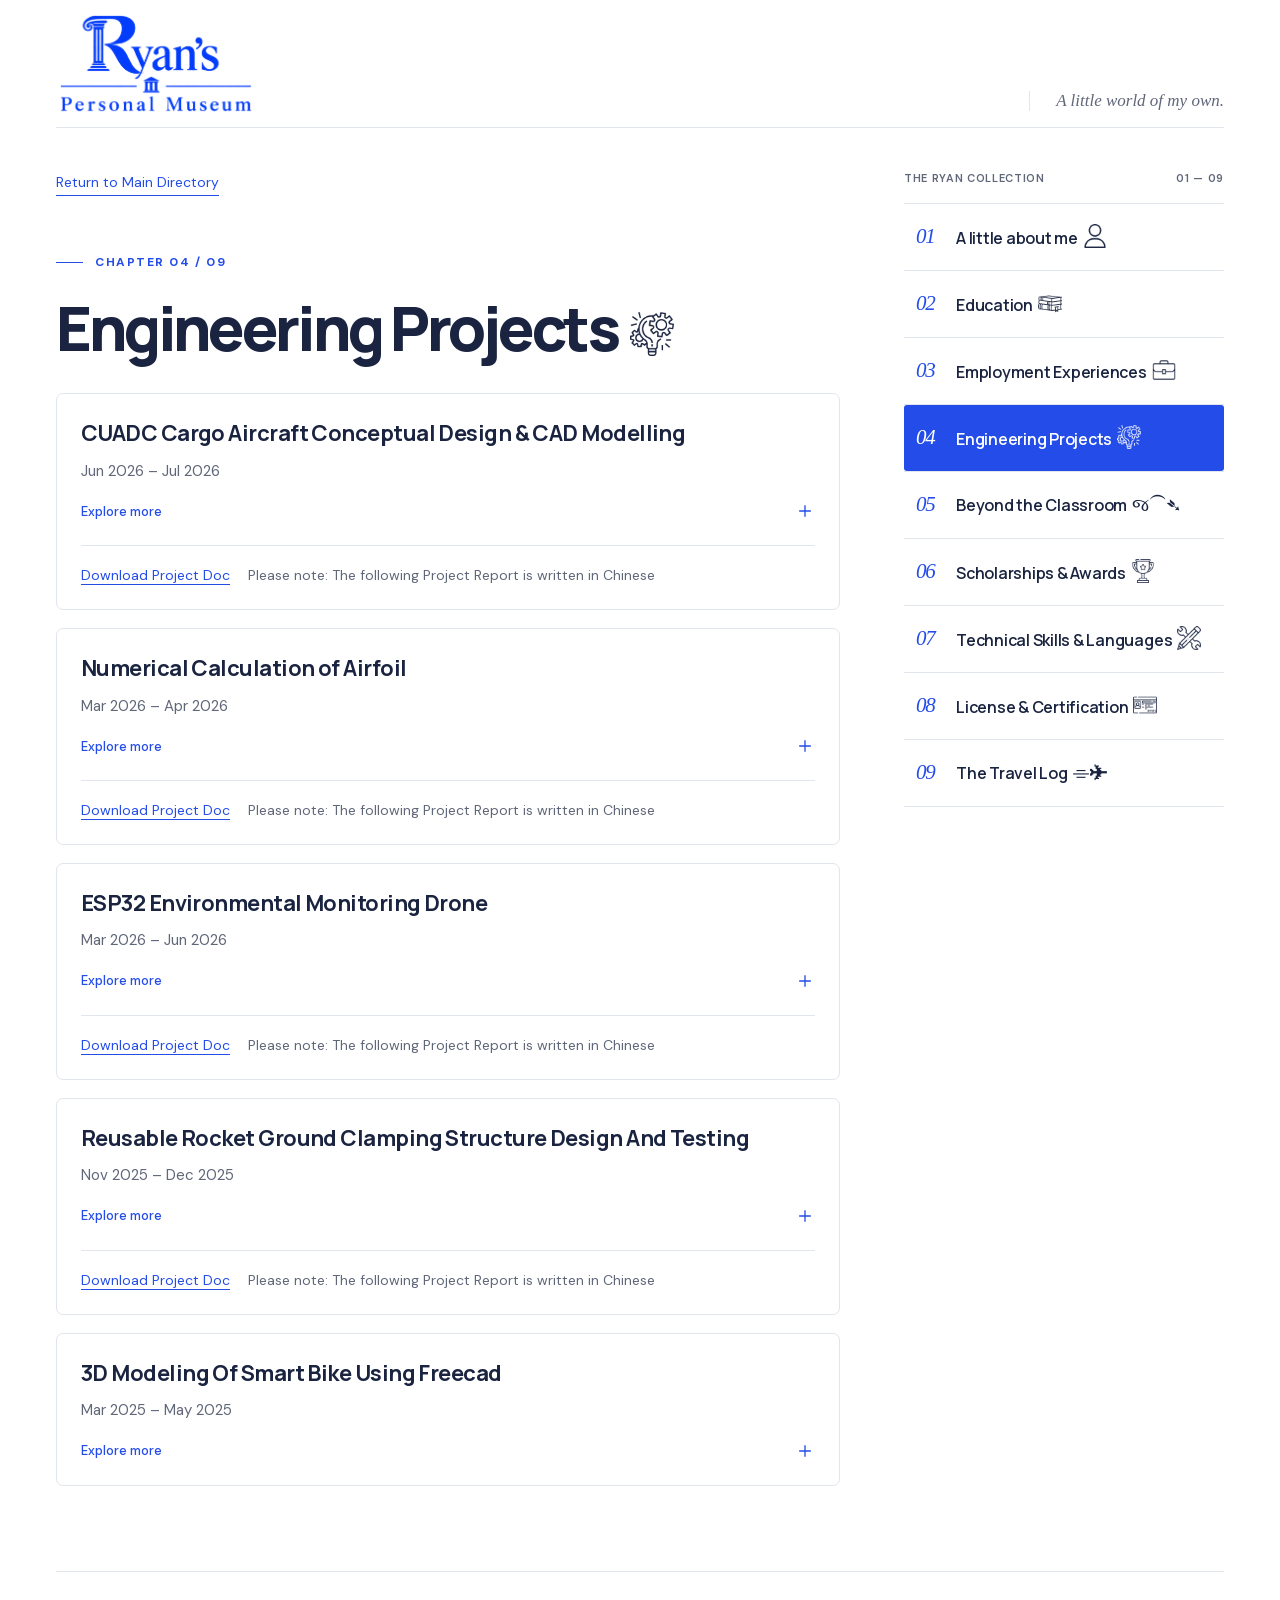
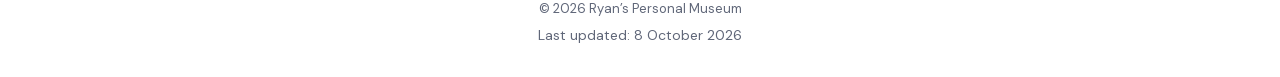
<file: engineering-projects/index.html>
<!doctype html>
<html lang="en">
<head>
  <meta charset="utf-8">
  <meta name="viewport" content="width=device-width, initial-scale=1">
  <meta name="description" content="Engineering Projects — a chapter of Ryan’s Personal Museum.">
  <meta name="theme-color" content="#234ce9">
  <title>Engineering Projects · Ryan’s Personal Museum</title>
  <link rel="icon" type="image/png" href="/favicon-ryan-7318a8cf01.png" sizes="128x128">
  <link rel="stylesheet" href="/assets/fonts/fonts.css">
  <style>
    :root{--blue:#234ce9;--ink:#1a2440;--muted:#606779;--yellow:#ffdf55;--paper:#f2f5fc;--line:#e1e5ee;font-family:'DM Sans',sans-serif;color:var(--ink);background:#fff;color-scheme:light}
    *{box-sizing:border-box}html{scroll-behavior:smooth;scroll-padding-top:2rem}body{margin:0;-webkit-font-smoothing:antialiased}a{color:inherit;text-decoration:none}button{font:inherit;cursor:pointer}button:disabled{cursor:wait;opacity:.65}a,button,input{-webkit-tap-highlight-color:transparent}button:focus-visible,a:focus-visible,input:focus-visible{outline:3px solid var(--blue);outline-offset:6px}.skip{position:fixed;top:-10rem;left:1rem;z-index:5;background:#fff;padding:1rem}.skip:focus{top:1rem}[hidden]{display:none!important}
    .container{width:min(1240px,calc(100% - 112px));margin-inline:auto}.header{height:112px;display:flex;align-items:center;justify-content:space-between;border-bottom:1px solid var(--line)}.brand{display:flex;gap:12px;align-items:center}.brand-mark{width:43px;height:49px;display:grid;place-items:center;border:2px solid var(--blue);border-radius:22px 22px 4px 4px;font:italic bold 32px Georgia,serif;color:var(--blue)}.brand-name{display:block;font:italic 25px Georgia,serif;line-height:1.2}.brand-sub{display:block;font-size:12px;font-weight:700;letter-spacing:.12em;line-height:1.5}.nav{display:flex;align-items:center;gap:32px;font-size:14px}.nav a{padding:10px 0}.nav a:hover{color:var(--blue)}.nav .active{color:var(--blue);border-bottom:1px solid var(--blue)}.nav-note{font:italic 17px Georgia,serif;padding-left:26px;border-left:1px solid var(--line);color:var(--muted)}
    .hero{min-height:690px;display:grid;grid-template-columns:1.17fr 1fr;align-items:center;gap:38px;padding-block:74px 82px}.eyebrow{font-size:12px;font-weight:700;letter-spacing:.13em;color:var(--blue);display:flex;align-items:center;gap:12px;margin:0 0 24px}.eyebrow:before{content:'';height:1px;width:27px;background:currentColor}.hero h1{font-family:Manrope,sans-serif;font-size:clamp(4rem,6.5vw,6.1rem);font-weight:800;letter-spacing:-.065em;line-height:1.08;margin:0}.hero h1 span{display:block}.hero h1 .accent{color:var(--blue)}.welcome{font-size:20px;line-height:1.65;color:var(--muted);max-width:490px;margin:27px 0 29px}.welcome strong{font-weight:500;color:var(--ink)}.journey-button{display:inline-flex;align-items:center;justify-content:center;padding:18px 28px;min-height:58px;border-radius:7px;color:#fff;background:var(--blue);font-weight:600;box-shadow:0 4px 0 #1734ac;transition:transform .2s,box-shadow .2s,background .2s}.journey-button:hover{background:#163ac7;transform:translateY(-2px);box-shadow:0 6px 0 #1734ac}.little-note{margin:18px 0 0;font-size:13px;color:var(--muted)}
    .little-note.hero-email{margin-top:8px;font-size:14px;line-height:1.6}
    .portrait-area{position:relative;isolation:isolate;margin:4px 16px 0 21px;padding:20px 16px 22px}.portrait-area:before{content:'';position:absolute;inset:50px 1px 5px 30px;z-index:-1;background:var(--yellow);border-radius:6px;transform:rotate(5deg)}.portrait-frame{background:#fff;padding:16px 16px 0;border:1px solid var(--line);box-shadow:0 15px 40px #23396812;transform:rotate(-4deg);border-radius:3px}.portrait-image{height:390px;position:relative;background:var(--paper);overflow:hidden;border-radius:1px}.portrait-image img[hidden],.placeholder[hidden]{display:none}.portrait-image img{display:block;width:100%;height:100%;object-fit:cover;object-position:center}.placeholder{height:100%;display:flex;align-items:center;justify-content:center;text-align:center;padding:30px}.placeholder-letter{font:italic 104px Georgia,serif;line-height:1;color:var(--blue);margin-bottom:21px;letter-spacing:-.07em}.placeholder p{font:italic 30px/1.2 Georgia,serif;color:var(--blue);margin:0}.caption{min-height:73px;display:flex;align-items:center;justify-content:space-between;gap:15px;color:var(--ink);font-size:12px;letter-spacing:.08em}.caption-name{font-size:22px;line-height:1;letter-spacing:0}.caption span:last-child{font:italic 20px Georgia,serif;letter-spacing:0;color:var(--blue)}.portrait-tag{position:absolute;right:-8px;top:0;z-index:2;background:var(--yellow);border:1px solid #ebc234;padding:11px 17px;font-size:12px;line-height:1.5;font-weight:700;letter-spacing:.08em;transform:rotate(6deg);box-shadow:0 3px 10px #1a24400a}
    .entrance-strip{border-top:1px solid var(--line);border-bottom:1px solid var(--line);display:flex;align-items:center;justify-content:space-between;gap:20px;padding:23px 0;font-size:12px;letter-spacing:.075em;font-weight:500}.entrance-strip .museum-note{font:italic 18px Georgia,serif;letter-spacing:0;color:var(--muted)}.ticket{display:flex;align-items:center;gap:12px}.ticket-icon{font-size:22px;color:var(--blue)}
    .about{padding-block:105px 110px;display:grid;grid-template-columns:.65fr 1fr;gap:65px;align-items:start}.section-number{font:italic 52px Georgia,serif;letter-spacing:-.08em;color:var(--blue);margin:0 0 20px}.about h2{font-family:Manrope,sans-serif;font-size:42px;line-height:1.2;letter-spacing:-.045em;margin:0}.about-copy{padding-top:12px}.about-lead{font:32px/1.45 Georgia,serif;margin:0 0 19px;max-width:640px}.about-copy>p:not(.about-lead){font-size:18px;line-height:1.75;color:var(--muted);margin:0;max-width:610px}.education{display:flex;align-items:center;gap:14px;margin-top:28px;font-size:14px;color:var(--blue)}.education svg{width:26px;height:26px;flex-shrink:0}.education strong{display:block;font-weight:600;line-height:1.6}.education span{font-size:13px;color:var(--muted)}.footer{border-top:1px solid var(--line);padding:28px 0 31px;display:flex;justify-content:space-between;align-items:center;font-size:13px;color:var(--muted)}.footer a:hover{color:var(--blue)}
    .entrance-footer{justify-content:center;flex-direction:column;gap:8px;text-align:center}.last-updated{font-size:14px;line-height:1.5;white-space:nowrap}
    @media(min-width:1550px){.hero{min-height:calc(100svh - 183px)}}
    @media(max-width:1050px){.container{width:calc(100% - 64px)}.hero{gap:25px;min-height:640px}.hero h1{font-size:clamp(3.8rem,7.4vw,5rem)}.portrait-area{margin:0;padding:16px 8px 16px}.portrait-image{height:350px}.portrait-frame{padding:12px 12px 0}.welcome{font-size:18px}.nav-note{display:none}.about{gap:40px}.about-lead{font-size:28px}}
    @media(max-width:740px){.container{width:calc(100% - 40px)}.header{height:89px}.brand-mark{width:35px;height:40px;font-size:26px}.brand-name{font-size:23px}.brand-sub{font-size:10px}.nav{gap:18px;font-size:13px}.hero{grid-template-columns:1fr;padding:45px 0 50px;gap:38px}.eyebrow{margin-bottom:20px;font-size:11px}.hero h1{font-size:clamp(3.8rem,11vw,5.5rem);letter-spacing:-.065em;line-height:1.05}.welcome{font-size:18px;max-width:450px;margin:23px 0 25px}.portrait-area{width:min(380px,calc(100% - 24px));justify-self:center;margin:0 0 0 -5px;padding:18px 7px 16px}.portrait-image{height:345px}.portrait-tag{right:-12px;font-size:11px}.caption{min-height:65px}.entrance-strip{font-size:10px;gap:8px;padding:20px 0}.entrance-strip .museum-note{font-size:15px}.entrance-strip .edition{display:none}.about{grid-template-columns:1fr;padding:64px 0 65px;gap:23px}.section-number{font-size:40px;margin-bottom:13px}.about h2{font-size:35px}.about-copy{padding-top:0}.about-lead{font-size:26px}.about-copy>p:not(.about-lead){font-size:17px}.footer{gap:16px;font-size:12px;padding:24px 0}.little-note{font-size:12px}}
    @media(max-width:370px){.nav{gap:12px}.nav .active{display:none}.hero h1{font-size:3.5rem}.entrance-strip .museum-note{font-size:13px}.footer{flex-wrap:wrap}.portrait-image{height:310px}}
    @media(prefers-reduced-motion:reduce){html{scroll-behavior:auto}*,*:before,*:after{transition:none!important}}
    .header{height:128px}.header .nav{align-self:flex-end;margin-bottom:16px}.brand-logo{display:block;width:200px;max-width:100%;height:auto}
    @media(max-width:740px){.header{height:108px}.brand-logo{width:160px}}
  </style>

  <style>
    .collection-page{display:grid;grid-template-columns:.9fr 1.1fr;gap:70px;align-items:start;min-height:calc(100svh - 197px);padding:76px 0 70px}.collection-intro{padding-top:22px}.collection-page h1,.chapter-page h1{font-family:Manrope,sans-serif;font-size:clamp(46px,4.8vw,68px);font-weight:800;line-height:1.12;letter-spacing:-.055em;margin:0}.collection-page h1 span{color:var(--blue)}.collection-welcome{max-width:340px;font-size:19px;line-height:1.7;color:var(--muted);margin:25px 0 42px}.collection-ticket{display:inline-flex;align-items:center;gap:23px;background:var(--yellow);padding:23px 27px;transform:rotate(-3deg);border:1px solid #ebc234;border-radius:3px}.collection-count{font:italic 62px/1 Georgia,serif;letter-spacing:-.08em;color:var(--ink)}.collection-ticket>span:last-child{font-size:12px;line-height:1.9;font-weight:600;letter-spacing:.07em}.collection-list-heading{display:flex;justify-content:space-between;gap:20px;font-size:12px;font-weight:600;letter-spacing:.09em;padding:0 18px 19px;color:var(--muted)}.chapter-list{margin:0;padding:0;list-style:none;border-top:1px solid var(--line)}.chapter-list li{border-bottom:1px solid var(--line)}.chapter-link{display:grid;grid-template-columns:44px 1fr;gap:21px;align-items:center;min-height:81px;padding:19px 18px;border-radius:3px;transition:background .2s,color .2s}.chapter-link:hover{background:var(--paper);color:var(--blue)}.chapter-link:focus-visible{outline-offset:-3px;background:var(--paper)}.chapter-number{font:italic 26px/1.2 Georgia,serif;color:var(--blue);letter-spacing:-.06em}.chapter-title{font-family:Manrope,sans-serif;font-size:21px;font-weight:600;line-height:1.4;letter-spacing:-.02em}.chapter-link:hover .chapter-title{text-decoration:underline;text-underline-offset:5px;text-decoration-thickness:1px}.collection-footnote{font:italic 17px/1.5 Georgia,serif;color:var(--muted);padding:0 18px;margin:22px 0 0}.back-link{display:inline-block;color:var(--blue);font-size:14px;border-bottom:1px solid currentColor;padding-bottom:4px;margin-bottom:58px}.back-link:hover{color:var(--ink)}.chapter-page{min-height:calc(100svh - 197px);padding:43px 0 85px;max-width:850px}.chapter-page h1{max-width:800px;overflow-wrap:break-word}.chapter-empty{margin-top:42px;border-top:1px solid var(--line);padding-top:26px}.chapter-status{display:inline-block;padding:7px 12px;background:var(--yellow);font-size:12px;letter-spacing:.09em;font-weight:600;border-radius:3px}.chapter-empty p{font-size:19px;line-height:1.7;color:var(--muted);margin:18px 0 0}.collection-footer{gap:20px}.collection-footer a{color:var(--blue)}
    @media(max-width:1050px){.collection-page{gap:40px;padding-top:58px}.collection-page h1{font-size:52px}.chapter-title{font-size:19px}.chapter-link{gap:14px;padding-inline:13px}.collection-list-heading,.collection-footnote{padding-inline:13px}.collection-welcome{font-size:18px}}
    @media(max-width:740px){.collection-page{grid-template-columns:1fr;gap:38px;padding:41px 0 48px}.collection-intro{padding:0}.collection-page h1,.chapter-page h1{font-size:clamp(42px,9vw,56px)}.collection-page .eyebrow,.chapter-page .eyebrow{font-size:12px}.collection-welcome{font-size:17px;max-width:370px;margin:20px 0 24px}.collection-ticket{padding:12px 19px;gap:16px;transform:rotate(-2deg)}.collection-count{font-size:39px}.collection-ticket>span:last-child{font-size:12px;line-height:1.7}.chapter-link{min-height:79px;grid-template-columns:32px 1fr;gap:15px;padding:19px 10px}.chapter-title{font-size:18px}.chapter-number{font-size:24px}.collection-list-heading{font-size:12px;padding-inline:10px;padding-bottom:17px;letter-spacing:.04em}.collection-footnote{font-size:16px;padding-inline:10px;margin-top:19px}.collection-footer{align-items:flex-start;flex-wrap:wrap;font-size:12px}.chapter-page{padding:30px 0 60px;min-height:calc(100svh - 195px)}.back-link{margin-bottom:47px}.chapter-empty{margin-top:31px}.chapter-empty p{font-size:17px}}
    .chapter-footer{justify-content:center;flex-direction:column;gap:8px;text-align:center}
    .chapter-story{max-width:720px;margin-top:42px;border-top:1px solid var(--line);padding-top:30px}.chapter-story>p{font-size:1.125rem;line-height:1.85;color:var(--muted);margin:0 0 24px}.chapter-story .story-intro{font-size:1.25rem;line-height:1.75;color:var(--ink)}.chapter-story .story-motto-intro{margin-bottom:14px;color:var(--ink)}.story-motto{margin:0;padding:24px 28px;background:var(--paper);border-left:3px solid var(--blue);border-radius:0 3px 3px 0}.story-motto p{margin:0;font:italic 1.5rem/1.6 Georgia,serif;color:var(--blue)}
    @media(max-width:740px){.chapter-story{margin-top:31px;padding-top:24px}.chapter-story>p{font-size:1.0625rem;margin-bottom:22px}.chapter-story .story-intro{font-size:1.125rem}.story-motto{padding:20px}.story-motto p{font-size:1.25rem}}
    .collection-page{grid-template-columns:1fr;gap:40px}
    .collection-intro{padding-top:0}
    .collection-welcome{max-width:740px;margin:20px 0 0}
    .collection-list-heading,.collection-footnote{padding-inline:0}
    .chapter-emoji{display:inline-block;white-space:nowrap;margin-left:2px;font-weight:400;letter-spacing:0}
    .chapter-image-icon{display:inline-block;width:1.35em;height:1.35em;background:currentColor;vertical-align:-.24em;-webkit-mask-image:var(--chapter-icon);mask-image:var(--chapter-icon);-webkit-mask-size:contain;mask-size:contain;-webkit-mask-position:center;mask-position:center;-webkit-mask-repeat:no-repeat;mask-repeat:no-repeat}
    .chapter-image-icon--education{transform:translateY(-.15em)}
    .chapter-heading-ending{white-space:nowrap}
    .chapter-heading-emoji{display:inline-block;white-space:nowrap;margin-left:.08em;font-size:.72em;line-height:1.2;font-weight:400;letter-spacing:0;vertical-align:baseline}
    .chapter-heading-emoji .chapter-image-icon{width:1em;height:1em;vertical-align:-.12em}
    .chapter-page{display:grid;grid-template-columns:minmax(0,1fr) 320px;gap:clamp(36px,5vw,64px);align-items:start;max-width:none}
    .chapter-content{min-width:0}
    .chapter-sidebar{position:sticky;top:32px;min-width:0}
    .chapter-sidebar .collection-list-heading{padding:0 0 18px;font-size:11px;letter-spacing:.06em}
    .chapter-sidebar .chapter-link{grid-template-columns:28px minmax(0,1fr);gap:12px;min-height:66px;padding:15px 12px}
    .chapter-sidebar .chapter-number{font-size:21px}
    .chapter-sidebar .chapter-title{font-size:16px;letter-spacing:-.015em}
    .chapter-sidebar .chapter-emoji{font-size:18px}
    .chapter-sidebar .chapter-link[aria-current="page"]{background:var(--blue);color:#fff}
    .chapter-sidebar .chapter-link[aria-current="page"] .chapter-number{color:#fff}
    .chapter-sidebar .chapter-link[aria-current="page"]:focus-visible{outline-color:var(--yellow)}
    @media(max-width:1050px){.chapter-page{grid-template-columns:minmax(0,1fr) 280px;gap:32px}}
    @media(max-width:740px){.chapter-page{grid-template-columns:minmax(0,1fr);gap:42px}.chapter-sidebar{position:static}.chapter-sidebar .chapter-link{min-height:64px}.chapter-sidebar .chapter-title{font-size:17px}}
    .education-list{display:grid;gap:18px;margin-top:42px}
    .classroom-programs{grid-template-columns:minmax(0,1fr)}
    .classroom-programs>.education-card{min-width:0}
    .scholarship-list{grid-template-columns:minmax(0,1fr)}
    .scholarship-card{min-width:0;padding:24px;border:1px solid var(--line);border-radius:7px;background:#fff}
    .scholarship-card h2{margin:0}
    @media(max-width:1050px){.scholarship-card{padding:20px}}
    .skills-content{display:grid;gap:34px;margin-top:42px}
    .skill-group{min-width:0}
    .skill-group>h2{margin:0 0 16px;font-family:Manrope,sans-serif;font-size:22px;line-height:1.4;font-weight:700;letter-spacing:-.025em;color:var(--ink)}
    .skill-grid{display:grid;grid-template-columns:repeat(auto-fit,minmax(min(100%,300px),1fr));gap:14px}
    .skill-card{display:grid;grid-template-columns:minmax(0,1fr)96px;align-items:center;gap:16px;min-width:0;min-height:116px;padding:20px;border:1px solid var(--line);border-radius:7px;background:#fff}
    .skill-card h3{margin:0;min-width:0;font-family:Manrope,sans-serif;font-size:18px;line-height:1.6;font-weight:700;letter-spacing:-.015em;color:var(--ink);overflow-wrap:break-word}
    .skill-info{min-width:0}
    .skill-card.language-card{grid-template-columns:minmax(0,1fr)}
    .skill-proficiency{margin:8px 0 0;font-size:15px;line-height:1.65;color:var(--muted)}
    .skill-image{display:block;width:96px;max-width:100%;height:80px;object-fit:contain;justify-self:end}
    @media(max-width:580px){.skills-content{gap:28px;margin-top:31px}.skill-card{grid-template-columns:minmax(0,1fr)64px;gap:12px;min-height:100px;padding:16px}.skill-card h3{font-size:17px}.skill-image{width:64px;height:64px}}
    .education-card{border:1px solid var(--line);border-radius:7px;background:#fff;transition:border-color .2s}
    .education-card:hover,.education-card[open]{border-color:#b7c4f5}
    .education-card summary{display:block;padding:24px;list-style:none;cursor:pointer;border-radius:7px}
    .education-card summary::-webkit-details-marker{display:none}
    .education-card summary::marker{content:''}
    .education-card summary:focus-visible{outline:3px solid var(--blue);outline-offset:4px}
    .education-card-head{display:grid;grid-template-columns:minmax(0,1fr) 180px;gap:24px;align-items:center}
    .education-info{min-width:0}
    .education-school-name{display:block;font-family:Manrope,sans-serif;font-size:22px;line-height:1.4;font-weight:700;letter-spacing:-.025em;color:var(--ink)}
    .education-highlight{display:block;margin-top:8px;font-size:16px;line-height:1.6;font-weight:700;color:var(--ink)}
    .education-period,.education-location{display:block;font-size:15px;line-height:1.65;color:var(--muted)}
    .education-period{margin-top:10px}.education-location{margin-top:3px}
    .education-logo{display:block;width:180px;max-width:100%;height:auto;object-fit:contain;justify-self:end}
    .education-toggle{display:flex;align-items:center;justify-content:space-between;gap:16px;margin-top:18px;font-size:13px;line-height:1.5;font-weight:500;color:var(--blue)}
    .education-toggle svg{width:20px;height:20px;flex-shrink:0;transition:transform .2s}
    .education-card .collapse-label,.education-card[open] .expand-label{display:none}
    .education-card[open] .collapse-label{display:inline}
    .education-card[open] .education-toggle svg{transform:rotate(45deg)}
    .education-description{min-height:96px;border-top:1px solid var(--line);margin:0 24px 24px;padding-top:22px}
    .education-description p{margin:0;font-size:17px;line-height:1.75;color:var(--muted)}
    .project-module{min-width:0;border:1px solid var(--line);border-radius:7px;background:#fff}
    .project-module>.education-card{border:0;background:transparent}
    .project-report{display:flex;flex-wrap:wrap;align-items:center;gap:8px 18px;border-top:1px solid var(--line);margin:0 24px;padding:18px 0 22px}
    .project-report-link{font:inherit;font-size:14px;line-height:1.5;color:var(--blue);background:none;border:0;padding:0;text-align:left;text-decoration:underline;text-underline-offset:4px}
    .project-report-link:hover{color:var(--ink)}
    .project-report-link:focus-visible{outline:3px solid var(--blue);outline-offset:4px}
    .project-report-link:disabled{cursor:not-allowed;color:var(--muted);text-decoration:none}
    .project-report-status{font-size:13px;line-height:1.5;color:var(--muted)}
    .engineering-projects-content{margin-top:30px}
    .engineering-projects-content .education-list{grid-template-columns:minmax(0,1fr);margin-top:20px}
    .project-language-note{flex:1 1 260px;margin:0;font-size:14px;line-height:1.6;color:var(--muted)}
    .project-gallery{margin-top:28px;min-width:0}
    .gallery-stage{position:relative;min-width:0}
    .gallery-image-button{position:relative;display:block;width:100%;padding:0;border:1px solid var(--line);border-radius:6px;background:var(--paper);cursor:zoom-in;overflow:hidden}
    .gallery-main-image{display:block;width:100%;height:clamp(200px,32vw,400px);object-fit:contain}
    .gallery-enlarge-label{position:absolute;right:12px;top:12px;padding:6px 10px;background:rgba(255,255,255,.94);border:1px solid var(--line);border-radius:4px;font-size:12px;font-weight:500;color:var(--ink)}
    .gallery-arrow,.gallery-close{display:inline-flex;align-items:center;justify-content:center;width:44px;height:44px;padding:0;border:1px solid var(--line);border-radius:50%;background:rgba(255,255,255,.96);color:var(--blue);flex-shrink:0}
    .gallery-arrow{position:absolute;top:50%;transform:translateY(-50%)}
    .gallery-previous{left:10px}.gallery-next{right:10px}
    .gallery-arrow svg,.gallery-close svg{width:22px;height:22px}
    .gallery-arrow:hover,.gallery-close:hover{background:var(--blue);border-color:var(--blue);color:#fff}
    .gallery-caption{display:flex;justify-content:flex-end;align-items:center;gap:16px;margin-top:12px;font-size:14px;line-height:1.5;color:var(--muted)}
    .gallery-position{white-space:nowrap;font-variant-numeric:tabular-nums;color:var(--blue)}
    .gallery-thumbnails{display:flex;gap:10px;overflow-x:auto;min-width:0;width:100%;max-width:100%;margin-top:16px;padding:5px 4px 9px;scrollbar-width:thin;scrollbar-color:#c5cef0 transparent}
    .gallery-thumbnail{flex:0 0 96px;height:68px;padding:3px;border:2px solid transparent;border-radius:5px;background:var(--paper);transition:border-color .15s,background .15s}
    .gallery-thumbnail img{display:block;width:100%;height:100%;object-fit:contain;border-radius:2px}
    .gallery-thumbnail[aria-current="true"]{border-color:var(--blue);background:#edf1ff}
    .gallery-image-button:focus-visible,.gallery-thumbnail:focus-visible,.gallery-arrow:focus-visible,.gallery-close:focus-visible{outline:3px solid var(--blue);outline-offset:2px}
    .gallery-viewer{width:min(1200px,calc(100vw - 40px));max-width:none;max-height:calc(100svh - 32px);padding:20px;border:1px solid var(--line);border-radius:9px;background:#fff;color:var(--ink);overflow:auto}
    .gallery-viewer::backdrop{background:rgba(16,25,48,.8)}
    .gallery-viewer-header{display:flex;align-items:center;justify-content:space-between;gap:20px;margin-bottom:14px}
    .gallery-viewer-header h2{margin:0;font-family:Manrope,sans-serif;font-size:18px;line-height:1.4;font-weight:700;letter-spacing:-.02em}
    .gallery-viewer-stage{border-radius:6px;background:var(--paper);overflow:hidden}
    .gallery-viewer-image{display:block;width:100%;height:min(72svh,760px);object-fit:contain}
    @media(max-width:580px){.gallery-thumbnail{flex-basis:78px;height:58px}.gallery-viewer{width:calc(100vw - 20px);padding:12px}.gallery-viewer-header h2{font-size:16px}.gallery-viewer-image{height:66svh}.gallery-enlarge-label{top:8px;right:8px}.gallery-previous{left:7px}.gallery-next{right:7px}}
    @media(prefers-reduced-motion:reduce){.gallery-thumbnail{transition:none}}
    @media(max-width:1050px){.education-card summary{padding:20px}.education-card-head{grid-template-columns:minmax(0,1fr) 110px;gap:16px}.education-logo{width:110px}.education-school-name{font-size:19px}.education-description{margin:0 20px 20px}}
    @media(max-width:1050px){.project-report{margin-inline:20px}}
    @media(max-width:740px){.education-list{margin-top:31px}}
    @media(max-width:580px){.education-card-head{grid-template-columns:minmax(0,1fr);gap:14px}.education-logo{width:140px}.education-school-name{font-size:20px}}
  </style>
</head>
<body>
  <a class="skip" href="#main">Skip to content</a>
  <div class="container"><header class="header">
      <a class="brand" href="/" aria-label="Ryan’s Personal Museum, home"><img class="brand-logo" src="/assets/ryan-full-logo-3eee0b24a0.png" alt="Ryan’s Personal Museum" width="811" height="427"></a>
      <div class="nav"><span class="nav-note">A little world of my own.</span></div>
    </header>
    <main class="chapter-page" id="main">
      <div class="chapter-content">
        <a class="back-link" href="/journey">Return to Main Directory</a>
        <p class="eyebrow">CHAPTER 04 / 09</p>
        <h1>Engineering <span class="chapter-heading-ending">Projects <span class="chapter-heading-emoji" aria-hidden="true"><span class="chapter-image-icon" style="--chapter-icon:url('/assets/collection-engineering-projects-86554e277fe8.png')"></span></span></span></h1>
        <div class="engineering-projects-content">
      <section class="education-list" aria-label="Engineering projects">
        <article class="project-module">
          <details class="education-card">
            <summary>
              <span class="education-info">
                <strong class="education-school-name">CUADC Cargo Aircraft Conceptual Design &amp; CAD Modelling</strong>
                <span class="education-period">Jun 2026 – Jul 2026</span>
              </span>
              <span class="education-toggle"><span class="expand-label">Explore more</span><span class="collapse-label">Collapse description</span><svg viewBox="0 0 24 24" fill="none" stroke="currentColor" stroke-width="1.6" aria-hidden="true"><path d="M12 5v14M5 12h14"/></svg></span>
            </summary>
            <div class="education-description"><p>During my senior year, I wanted to help Peking University return to the China Undergraduate Aircraft Design Innovation Competition after a six-year hiatus. Focusing on the timed cargo transport category, I independently authored the comprehensive technical design report and engineered the conceptual 3D aircraft model using SolidWorks. While we ultimately had to withdraw from the competition due to severe manpower constraints, I successfully completed the entire theoretical and conceptual design phases. As a graduating senior, I have archived my research, CAD models, and aerodynamic calculations to serve as a foundational blueprint, to inspire and guide next year's team to the finish line.</p><section class="project-gallery" data-project-gallery data-gallery-viewer="cuadc-gallery-viewer" aria-label="CUADC aircraft design and analysis photo gallery">
      <div class="gallery-stage">
        <button class="gallery-image-button" type="button" data-gallery-enlarge aria-haspopup="dialog" aria-controls="cuadc-gallery-viewer" aria-label="Enlarge Normalized geometry of the Wortmann FX63-137 airfoil">
          <img class="gallery-main-image" src="/assets/cuadc-analysis-01-91116cd89d12.png" alt="Normalized geometry of the Wortmann FX63-137 airfoil" width="824" height="624" loading="lazy" data-gallery-image>
          <span class="gallery-enlarge-label">View larger</span>
        </button>
        <button class="gallery-arrow gallery-previous" type="button" data-gallery-step="-1" aria-label="Previous photo"><svg viewBox="0 0 24 24" fill="none" stroke="currentColor" stroke-width="1.8" aria-hidden="true"><path d="m14 6-6 6 6 6"/></svg></button>
        <button class="gallery-arrow gallery-next" type="button" data-gallery-step="1" aria-label="Next photo"><svg viewBox="0 0 24 24" fill="none" stroke="currentColor" stroke-width="1.8" aria-hidden="true"><path d="m10 6 6 6-6 6"/></svg></button>
      </div>
      <div class="gallery-caption"><span class="gallery-position" data-gallery-position aria-live="polite" aria-atomic="true">1 / 11</span></div>
      <div class="gallery-thumbnails" role="group" aria-label="Choose a photo">
        <button class="gallery-thumbnail" type="button" data-gallery-index="0" data-caption="FX63-137 airfoil geometry" aria-label="Show photo 1: FX63-137 airfoil geometry" aria-current="true">
          <img src="/assets/cuadc-analysis-01-91116cd89d12.png" alt="Normalized geometry of the Wortmann FX63-137 airfoil" width="824" height="624" loading="lazy">
        </button>
        <button class="gallery-thumbnail" type="button" data-gallery-index="1" data-caption="FX63-137 aerodynamic coefficients" aria-label="Show photo 2: FX63-137 aerodynamic coefficients">
          <img src="/assets/cuadc-analysis-02-c74fa0927819.png" alt="FX63-137 lift, drag, lift-to-drag ratio, and pitching-moment plots" width="1500" height="1254" loading="lazy">
        </button>
        <button class="gallery-thumbnail" type="button" data-gallery-index="2" data-caption="CFD boundary-layer mesh" aria-label="Show photo 3: CFD boundary-layer mesh">
          <img src="/assets/cuadc-analysis-03-0bf2455e7ee9.png" alt="CFD mesh and boundary-layer refinement around the FX63-137 airfoil" width="812" height="446" loading="lazy">
        </button>
        <button class="gallery-thumbnail" type="button" data-gallery-index="3" data-caption="CFD convergence residuals" aria-label="Show photo 4: CFD convergence residuals">
          <img src="/assets/cuadc-analysis-04-12b9ebcf8c48.png" alt="CFD residual curves at the design angle of attack" width="810" height="378" loading="lazy">
        </button>
        <button class="gallery-thumbnail" type="button" data-gallery-index="4" data-caption="Surface y-plus distribution" aria-label="Show photo 5: Surface y-plus distribution">
          <img src="/assets/cuadc-analysis-05-8dd15a987a4c.png" alt="FX63-137 surface y-plus distribution at the design angle of attack" width="686" height="484" loading="lazy">
        </button>
        <button class="gallery-thumbnail" type="button" data-gallery-index="5" data-caption="Angled view" aria-label="Show photo 6: Angled view">
          <img src="/assets/cuadc-cad-01-54e5db4916ea.png" alt="CUADC aircraft CAD model: angled view" width="843" height="428" loading="lazy">
        </button>
        <button class="gallery-thumbnail" type="button" data-gallery-index="6" data-caption="Top view" aria-label="Show photo 7: Top view">
          <img src="/assets/cuadc-cad-02-8f548a307493.png" alt="CUADC aircraft CAD model: top view" width="951" height="810" loading="lazy">
        </button>
        <button class="gallery-thumbnail" type="button" data-gallery-index="7" data-caption="Alternate angled view" aria-label="Show photo 8: Alternate angled view">
          <img src="/assets/cuadc-cad-03-06302c4bd050.png" alt="CUADC aircraft CAD model: alternate angled view" width="846" height="418" loading="lazy">
        </button>
        <button class="gallery-thumbnail" type="button" data-gallery-index="8" data-caption="Straight-on view" aria-label="Show photo 9: Straight-on view">
          <img src="/assets/cuadc-cad-04-fea5cef98ad7.png" alt="CUADC aircraft CAD model: straight-on view" width="1073" height="335" loading="lazy">
        </button>
        <button class="gallery-thumbnail" type="button" data-gallery-index="9" data-caption="Fuselage and wing detail" aria-label="Show photo 10: Fuselage and wing detail">
          <img src="/assets/cuadc-cad-05-7e5a3f6de189.png" alt="CUADC aircraft CAD model: fuselage and wing detail" width="1600" height="624" loading="lazy">
        </button>
        <button class="gallery-thumbnail" type="button" data-gallery-index="10" data-caption="Tail assembly detail" aria-label="Show photo 11: Tail assembly detail">
          <img src="/assets/cuadc-cad-06-248ae264c31f.png" alt="CUADC aircraft CAD model: tail assembly detail" width="1136" height="801" loading="lazy">
        </button>
      </div>
    </section></div>
          </details>
          <div class="project-report">
            <a class="project-report-link" href="/downloads/cuadc-aircraft-design-report-5e1527f1bbdf.pdf" download aria-label="Download Project Doc for CUADC Cargo Aircraft Conceptual Design &amp; CAD Modelling">Download Project Doc</a>
            <span class="project-language-note">Please note: The following Project Report is written in Chinese</span>
          </div>
        </article>
        <article class="project-module">
          <details class="education-card">
            <summary>
              <span class="education-info">
                <strong class="education-school-name">Numerical Calculation of Airfoil</strong>
                <span class="education-period">Mar 2026 – Apr 2026</span>
              </span>
              <span class="education-toggle"><span class="expand-label">Explore more</span><span class="collapse-label">Collapse description</span><svg viewBox="0 0 24 24" fill="none" stroke="currentColor" stroke-width="1.6" aria-hidden="true"><path d="M12 5v14M5 12h14"/></svg></span>
            </summary>
            <div class="education-description"><p>For this project, I developed a Python-based numerical program utilizing the panel method to calculate the aerodynamic coefficients of an airfoil. I designed and implemented computational procedures to discretize the airfoil geometry into distinct panels, allowing the program to estimate flow characteristics and evaluate critical parameters like the lift coefficient and pressure distribution. Building this tool from scratch bridged theoretical concepts with practical application, significantly strengthening my proficiency in aerodynamic theory, numerical methods, and Python engineering computation.</p><section class="project-gallery" data-project-gallery data-gallery-viewer="airfoil-gallery-viewer" aria-label="Numerical Calculation of Airfoil photo gallery">
      <div class="gallery-stage">
        <button class="gallery-image-button" type="button" data-gallery-enlarge aria-haspopup="dialog" aria-controls="airfoil-gallery-viewer" aria-label="Enlarge Airfoil panel diagram showing control points and a surface normal">
          <img class="gallery-main-image" src="/assets/airfoil-analysis-01-443b74592465.png" alt="Airfoil panel diagram showing control points and a surface normal" width="1130" height="456" loading="lazy" data-gallery-image>
          <span class="gallery-enlarge-label">View larger</span>
        </button>
        <button class="gallery-arrow gallery-previous" type="button" data-gallery-step="-1" aria-label="Previous photo"><svg viewBox="0 0 24 24" fill="none" stroke="currentColor" stroke-width="1.8" aria-hidden="true"><path d="m14 6-6 6 6 6"/></svg></button>
        <button class="gallery-arrow gallery-next" type="button" data-gallery-step="1" aria-label="Next photo"><svg viewBox="0 0 24 24" fill="none" stroke="currentColor" stroke-width="1.8" aria-hidden="true"><path d="m10 6 6 6-6 6"/></svg></button>
      </div>
      <div class="gallery-caption"><span class="gallery-position" data-gallery-position aria-live="polite" aria-atomic="true">1 / 3</span></div>
      <div class="gallery-thumbnails" role="group" aria-label="Choose a photo">
        <button class="gallery-thumbnail" type="button" data-gallery-index="0" data-caption="Panel method geometry" aria-label="Show photo 1: Panel method geometry" aria-current="true">
          <img src="/assets/airfoil-analysis-01-443b74592465.png" alt="Airfoil panel diagram showing control points and a surface normal" width="1130" height="456" loading="lazy">
        </button>
        <button class="gallery-thumbnail" type="button" data-gallery-index="1" data-caption="NACA 4412 calculation results" aria-label="Show photo 2: NACA 4412 calculation results">
          <img src="/assets/airfoil-analysis-02-ebbcbe6bb802.png" alt="NACA 4412 lift, lift-curve slope, and surface-pressure plots" width="1390" height="406" loading="lazy">
        </button>
        <button class="gallery-thumbnail" type="button" data-gallery-index="2" data-caption="Annotated lift-curve slope" aria-label="Show photo 3: Annotated lift-curve slope">
          <img src="/assets/airfoil-analysis-03-cba4bb14f2d4.png" alt="NACA 4412 results with an annotated lift-curve slope" width="1168" height="324" loading="lazy">
        </button>
      </div>
    </section></div>
          </details>
          <div class="project-report">
            <a class="project-report-link" href="/downloads/airfoil-project-file-57e7acde0a95.zip" download aria-label="Download Project Doc for Numerical Calculation of Airfoil">Download Project Doc</a>
            <span class="project-language-note">Please note: The following Project Report is written in Chinese</span>
          </div>
        </article>
        <article class="project-module">
          <details class="education-card">
            <summary>
              <span class="education-info">
                <strong class="education-school-name">ESP32 Environmental Monitoring Drone</strong>
                <span class="education-period">Mar 2026 – Jun 2026</span>
              </span>
              <span class="education-toggle"><span class="expand-label">Explore more</span><span class="collapse-label">Collapse description</span><svg viewBox="0 0 24 24" fill="none" stroke="currentColor" stroke-width="1.6" aria-hidden="true"><path d="M12 5v14M5 12h14"/></svg></span>
            </summary>
            <div class="education-description"><p>As a core member of a four-person team developing this project, I led both the embedded systems programming and structural hardware design. I engineered a complete environmental monitoring module using an ESP32 microcontroller programmed with MicroPython, which collected data from multiple sensors (temperature, humidity, flame, human presence, light, and air quality) and transmitted it to a custom, real-time web dashboard via Wi-Fi. Simultaneously, I designed the leader drone's fuselage in SolidWorks and validated its structural integrity through ANSYS finite element analysis. After physical assembly and initial flight testing revealed stability issues due to structural asymmetry, I successfully redesigned the fuselage into a fully symmetrical model and optimized the overall system payload distribution by relocating the ESP32 module to the main drone.</p><section class="project-gallery" data-project-gallery data-gallery-viewer="esp32-drone-gallery-viewer" aria-label="ESP32 Environmental Monitoring Drone photo gallery">
      <div class="gallery-stage">
        <button class="gallery-image-button" type="button" data-gallery-enlarge aria-haspopup="dialog" aria-controls="esp32-drone-gallery-viewer" aria-label="Enlarge ESP32 drone prototype with white frame, sensors, and illuminated electronics">
          <img class="gallery-main-image" src="/assets/esp32-drone-01-7e9e855a73b1.jpg" alt="ESP32 drone prototype with white frame, sensors, and illuminated electronics" width="605" height="614" loading="lazy" data-gallery-image>
          <span class="gallery-enlarge-label">View larger</span>
        </button>
        <button class="gallery-arrow gallery-previous" type="button" data-gallery-step="-1" aria-label="Previous photo"><svg viewBox="0 0 24 24" fill="none" stroke="currentColor" stroke-width="1.8" aria-hidden="true"><path d="m14 6-6 6 6 6"/></svg></button>
        <button class="gallery-arrow gallery-next" type="button" data-gallery-step="1" aria-label="Next photo"><svg viewBox="0 0 24 24" fill="none" stroke="currentColor" stroke-width="1.8" aria-hidden="true"><path d="m10 6 6 6-6 6"/></svg></button>
      </div>
      <div class="gallery-caption"><span class="gallery-position" data-gallery-position aria-live="polite" aria-atomic="true">1 / 8</span></div>
      <div class="gallery-thumbnails" role="group" aria-label="Choose a photo">
        <button class="gallery-thumbnail" type="button" data-gallery-index="0" data-caption="White-frame drone prototype" aria-label="Show photo 1: White-frame drone prototype" aria-current="true">
          <img src="/assets/esp32-drone-01-7e9e855a73b1.jpg" alt="ESP32 drone prototype with white frame, sensors, and illuminated electronics" width="605" height="614" loading="lazy">
        </button>
        <button class="gallery-thumbnail" type="button" data-gallery-index="1" data-caption="Sensor mounting and wiring" aria-label="Show photo 2: Sensor mounting and wiring">
          <img src="/assets/esp32-drone-02-18e4dae9be8e.jpg" alt="Underside of the white-frame drone showing mounted sensors and wiring" width="812" height="614" loading="lazy">
        </button>
        <button class="gallery-thumbnail" type="button" data-gallery-index="2" data-caption="Indoor hover test" aria-label="Show photo 3: Indoor hover test">
          <img src="/assets/esp32-drone-03-512767c3f057.gif" alt="Drone hovering beside indoor laboratory equipment" width="576" height="1024" loading="lazy">
        </button>
        <button class="gallery-thumbnail" type="button" data-gallery-index="3" data-caption="Sensor assembly weighing" aria-label="Show photo 4: Sensor assembly weighing">
          <img src="/assets/esp32-drone-04-e3a075b0b488.jpg" alt="Drone sensor assembly resting on a digital scale" width="458" height="611" loading="lazy">
        </button>
        <button class="gallery-thumbnail" type="button" data-gallery-index="4" data-caption="Electronics close-up" aria-label="Show photo 5: Electronics close-up">
          <img src="/assets/esp32-drone-05-46beb272ac53.png" alt="Close-up of electronics and wiring beneath the drone" width="276" height="266" loading="lazy">
        </button>
        <button class="gallery-thumbnail" type="button" data-gallery-index="5" data-caption="Structural deformation analysis" aria-label="Show photo 6: Structural deformation analysis">
          <img src="/assets/esp32-drone-06-a36a822889cf.png" alt="Ansys total-deformation contour of a braced frame" width="1243" height="614" loading="lazy">
        </button>
        <button class="gallery-thumbnail" type="button" data-gallery-index="6" data-caption="Red-frame drone prototype" aria-label="Show photo 7: Red-frame drone prototype">
          <img src="/assets/esp32-drone-07-8cde52dff8f5.png" alt="Two views of the red-frame drone prototype and its mounted electronics" width="1796" height="921" loading="lazy">
        </button>
        <button class="gallery-thumbnail" type="button" data-gallery-index="7" data-caption="Indoor flight test area" aria-label="Show photo 8: Indoor flight test area">
          <img src="/assets/esp32-drone-08-4dfbaa2d3e92.gif" alt="Indoor drone test area enclosed by safety netting" width="576" height="1024" loading="lazy">
        </button>
      </div>
    </section></div>
          </details>
          <div class="project-report">
            <a class="project-report-link" href="/downloads/esp32-drone-project-file-73cb4fa8545a.zip" download aria-label="Download Project Doc for ESP32 Environmental Monitoring Drone">Download Project Doc</a>
            <span class="project-language-note">Please note: The following Project Report is written in Chinese</span>
          </div>
        </article>
        <article class="project-module">
          <details class="education-card">
            <summary>
              <span class="education-info">
                <strong class="education-school-name">Reusable Rocket Ground Clamping Structure Design And Testing</strong>
                <span class="education-period">Nov 2025 – Dec 2025</span>
              </span>
              <span class="education-toggle"><span class="expand-label">Explore more</span><span class="collapse-label">Collapse description</span><svg viewBox="0 0 24 24" fill="none" stroke="currentColor" stroke-width="1.6" aria-hidden="true"><path d="M12 5v14M5 12h14"/></svg></span>
            </summary>
            <div class="education-description"><p>In a four-person team, I helped design and prototype a scaled ground-based clamping structure inspired by the &quot;chopstick&quot; mechanisms used in reusable rocket recovery systems. Using a 500 ml water bottle to simulate the dynamic rocket load, we successfully built and evaluated a functional physical prototype. I took ownership of the mechanical design phase, developing the complete 3D CAD model in SolidWorks and conducting extensive stress-strain analyses using Ansys Workbench. Simulating these forces allowed us to mathematically validate the structure's load-bearing capabilities and optimize the geometry before committing to 3D printing and physical testing.</p><section class="project-gallery" data-project-gallery data-gallery-viewer="rocket-clamping-gallery-viewer" aria-label="Reusable Rocket Ground Clamping Structure Design And Testing photo gallery">
      <div class="gallery-stage">
        <button class="gallery-image-button" type="button" data-gallery-enlarge aria-haspopup="dialog" aria-controls="rocket-clamping-gallery-viewer" aria-label="Enlarge First and second CAD versions of the rocket ground clamping structure">
          <img class="gallery-main-image" src="/assets/rocket-clamping-01-7df3b578741b.png" alt="First and second CAD versions of the rocket ground clamping structure" width="1200" height="564" loading="lazy" data-gallery-image>
          <span class="gallery-enlarge-label">View larger</span>
        </button>
        <button class="gallery-arrow gallery-previous" type="button" data-gallery-step="-1" aria-label="Previous photo"><svg viewBox="0 0 24 24" fill="none" stroke="currentColor" stroke-width="1.8" aria-hidden="true"><path d="m14 6-6 6 6 6"/></svg></button>
        <button class="gallery-arrow gallery-next" type="button" data-gallery-step="1" aria-label="Next photo"><svg viewBox="0 0 24 24" fill="none" stroke="currentColor" stroke-width="1.8" aria-hidden="true"><path d="m10 6 6 6-6 6"/></svg></button>
      </div>
      <div class="gallery-caption"><span class="gallery-position" data-gallery-position aria-live="polite" aria-atomic="true">1 / 5</span></div>
      <div class="gallery-thumbnails" role="group" aria-label="Choose a photo">
        <button class="gallery-thumbnail" type="button" data-gallery-index="0" data-caption="CAD design iterations" aria-label="Show photo 1: CAD design iterations" aria-current="true">
          <img src="/assets/rocket-clamping-01-7df3b578741b.png" alt="First and second CAD versions of the rocket ground clamping structure" width="1200" height="564" loading="lazy">
        </button>
        <button class="gallery-thumbnail" type="button" data-gallery-index="1" data-caption="Bracing geometry and constraints" aria-label="Show photo 2: Bracing geometry and constraints">
          <img src="/assets/rocket-clamping-02-35882ebe5e04.png" alt="Side-view CAD sketch with bracing geometry, constraints, and dimensions" width="1006" height="880" loading="lazy">
        </button>
        <button class="gallery-thumbnail" type="button" data-gallery-index="2" data-caption="Prototype weighing" aria-label="Show photo 3: Prototype weighing">
          <img src="/assets/rocket-clamping-03-873f04d05ff5.png" alt="White clamping structure prototype being weighed on a digital scale" width="918" height="1216" loading="lazy">
        </button>
        <button class="gallery-thumbnail" type="button" data-gallery-index="3" data-caption="Bottle load test" aria-label="Show photo 4: Bottle load test">
          <img src="/assets/rocket-clamping-04-dc894ccbbb00.png" alt="Bottle load test on the white clamping structure prototype" width="966" height="1274" loading="lazy">
        </button>
        <button class="gallery-thumbnail" type="button" data-gallery-index="4" data-caption="Prototype load testing" aria-label="Show photo 5: Prototype load testing">
          <img src="/assets/rocket-clamping-05-3f18f7d5949a.png" alt="Two photographs of people standing on the clamping structure during load testing" width="960" height="1450" loading="lazy">
        </button>
      </div>
    </section></div>
          </details>
          <div class="project-report">
            <a class="project-report-link" href="/downloads/rocket-clamping-structure-report-86a849f232dd.pdf" download aria-label="Download Project Doc for Reusable Rocket Ground Clamping Structure Design And Testing">Download Project Doc</a>
            <span class="project-language-note">Please note: The following Project Report is written in Chinese</span>
          </div>
        </article>
        <article class="project-module">
          <details class="education-card">
            <summary>
              <span class="education-info">
                <strong class="education-school-name">3D Modeling Of Smart Bike Using Freecad</strong>
                <span class="education-period">Mar 2025 – May 2025</span>
              </span>
              <span class="education-toggle"><span class="expand-label">Explore more</span><span class="collapse-label">Collapse description</span><svg viewBox="0 0 24 24" fill="none" stroke="currentColor" stroke-width="1.6" aria-hidden="true"><path d="M12 5v14M5 12h14"/></svg></span>
            </summary>
            <div class="education-description"><p>For this project, I conceptualized and engineered a fully featured smart bicycle model using FreeCAD. I designed the complete mechanical assembly from scratch, including the frame, wheels, brake discs, pedals, and a complex shaft-drive transmission system. Beyond the mechanical design, I proposed and integrated next-generation smart features, such as a &quot;BikePlay&quot; entertainment system, kinetic energy recovery braking, Type-C charging, and real-time riding data visualization. Bringing this concept to life required extensive use of advanced FreeCAD modeling tools—including Additive Loft, Polar Pattern, and Slice Apart—which ultimately strengthened my proficiency in mechanical design, CAD modeling, and product visualization.</p><section class="project-gallery" data-project-gallery data-gallery-viewer="smart-bike-gallery-viewer" aria-label="Smart bicycle model photo gallery">
      <div class="gallery-stage">
        <button class="gallery-image-button" type="button" data-gallery-enlarge aria-haspopup="dialog" aria-controls="smart-bike-gallery-viewer" aria-label="Enlarge Smart bicycle FreeCAD model: front view">
          <img class="gallery-main-image" src="/assets/smart-bike-01-93fda88c7cbd.png" alt="Smart bicycle FreeCAD model: front view" width="864" height="966" loading="lazy" data-gallery-image>
          <span class="gallery-enlarge-label">View larger</span>
        </button>
        <button class="gallery-arrow gallery-previous" type="button" data-gallery-step="-1" aria-label="Previous photo"><svg viewBox="0 0 24 24" fill="none" stroke="currentColor" stroke-width="1.8" aria-hidden="true"><path d="m14 6-6 6 6 6"/></svg></button>
        <button class="gallery-arrow gallery-next" type="button" data-gallery-step="1" aria-label="Next photo"><svg viewBox="0 0 24 24" fill="none" stroke="currentColor" stroke-width="1.8" aria-hidden="true"><path d="m10 6 6 6-6 6"/></svg></button>
      </div>
      <div class="gallery-caption"><span class="gallery-position" data-gallery-position aria-live="polite" aria-atomic="true">1 / 6</span></div>
      <div class="gallery-thumbnails" role="group" aria-label="Choose a photo">
        <button class="gallery-thumbnail" type="button" data-gallery-index="0" data-caption="front view" aria-label="Show photo 1: front view" aria-current="true">
          <img src="/assets/smart-bike-01-93fda88c7cbd.png" alt="Smart bicycle FreeCAD model: front view" width="864" height="966" loading="lazy">
        </button>
        <button class="gallery-thumbnail" type="button" data-gallery-index="1" data-caption="angled view" aria-label="Show photo 2: angled view">
          <img src="/assets/smart-bike-02-393ead3224e6.png" alt="Smart bicycle FreeCAD model: angled view" width="1312" height="1008" loading="lazy">
        </button>
        <button class="gallery-thumbnail" type="button" data-gallery-index="2" data-caption="side view" aria-label="Show photo 3: side view">
          <img src="/assets/smart-bike-03-09d4efb164fc.png" alt="Smart bicycle FreeCAD model: side view" width="1646" height="1012" loading="lazy">
        </button>
        <button class="gallery-thumbnail" type="button" data-gallery-index="3" data-caption="shaft-drive transmission detail" aria-label="Show photo 4: shaft-drive transmission detail">
          <img src="/assets/smart-bike-04-03b2ce5158eb.png" alt="Smart bicycle FreeCAD model: shaft-drive transmission detail" width="2076" height="1052" loading="lazy">
        </button>
        <button class="gallery-thumbnail" type="button" data-gallery-index="4" data-caption="handlebar and BikePlay display detail" aria-label="Show photo 5: handlebar and BikePlay display detail">
          <img src="/assets/smart-bike-05-456daa1ab1e3.png" alt="Smart bicycle FreeCAD model: handlebar and BikePlay display detail" width="2260" height="1546" loading="lazy">
        </button>
        <button class="gallery-thumbnail" type="button" data-gallery-index="5" data-caption="frame, pedals, and transmission detail" aria-label="Show photo 6: frame, pedals, and transmission detail">
          <img src="/assets/smart-bike-06-565c6df64c61.png" alt="Smart bicycle FreeCAD model: frame, pedals, and transmission detail" width="2260" height="1550" loading="lazy">
        </button>
      </div>
    </section></div>
          </details>
          
        </article>
      </section>
    </div>
      </div>
      
      <nav class="chapter-navigation chapter-sidebar" aria-label="Museum collections">
        <div class="collection-list-heading"><span>THE RYAN COLLECTION</span><span>01 — 09</span></div>
        <ol class="chapter-list">
          <li><a class="chapter-link" href="/about-me"><span class="chapter-number" aria-hidden="true">01</span><span class="chapter-title">A little about me <span class="chapter-emoji" aria-hidden="true"><span class="chapter-image-icon" style="--chapter-icon:url('/assets/collection-about-me-6a48cc3041eb.png')"></span></span></span></a></li>
          <li><a class="chapter-link" href="/education"><span class="chapter-number" aria-hidden="true">02</span><span class="chapter-title">Education <span class="chapter-emoji" aria-hidden="true"><span class="chapter-image-icon chapter-image-icon--education" style="--chapter-icon:url('/assets/collection-education-22a7ab5d7e4b.png')"></span></span></span></a></li>
          <li><a class="chapter-link" href="/employment-experiences"><span class="chapter-number" aria-hidden="true">03</span><span class="chapter-title">Employment Experiences <span class="chapter-emoji" aria-hidden="true"><span class="chapter-image-icon" style="--chapter-icon:url('/assets/collection-employment-experiences-5f4cc6c83784.png')"></span></span></span></a></li>
          <li><a class="chapter-link" href="/engineering-projects" aria-current="page"><span class="chapter-number" aria-hidden="true">04</span><span class="chapter-title">Engineering Projects <span class="chapter-emoji" aria-hidden="true"><span class="chapter-image-icon" style="--chapter-icon:url('/assets/collection-engineering-projects-86554e277fe8.png')"></span></span></span></a></li>
          <li><a class="chapter-link" href="/beyond-the-classroom"><span class="chapter-number" aria-hidden="true">05</span><span class="chapter-title">Beyond the Classroom <span class="chapter-emoji" aria-hidden="true">જ⁀➴</span></span></a></li>
          <li><a class="chapter-link" href="/scholarships-awards"><span class="chapter-number" aria-hidden="true">06</span><span class="chapter-title">Scholarships &amp; Awards <span class="chapter-emoji" aria-hidden="true"><span class="chapter-image-icon" style="--chapter-icon:url('/assets/collection-scholarships-awards-88cdcea66436.png')"></span></span></span></a></li>
          <li><a class="chapter-link" href="/technical-skills-languages"><span class="chapter-number" aria-hidden="true">07</span><span class="chapter-title">Technical Skills &amp; Languages <span class="chapter-emoji" aria-hidden="true"><span class="chapter-image-icon" style="--chapter-icon:url('/assets/collection-technical-skills-languages-c193c7332fa7.png')"></span></span></span></a></li>
          <li><a class="chapter-link" href="/license-certification"><span class="chapter-number" aria-hidden="true">08</span><span class="chapter-title">License &amp; Certification <span class="chapter-emoji" aria-hidden="true"><span class="chapter-image-icon" style="--chapter-icon:url('/assets/collection-license-certification-ed78a964f754.png')"></span></span></span></a></li>
          <li><a class="chapter-link" href="/travel-log"><span class="chapter-number" aria-hidden="true">09</span><span class="chapter-title">The Travel Log <span class="chapter-emoji" aria-hidden="true">⌯✈︎</span></span></a></li>
        </ol>
        
      </nav>
    </main>
    <footer class="footer chapter-footer"><span>© 2026 Ryan’s Personal Museum</span><span class="last-updated">Last updated: <time datetime="2026-10-08">8 October 2026</time></span></footer>
  </div>
  <dialog class="gallery-viewer" id="cuadc-gallery-viewer" aria-labelledby="cuadc-gallery-viewer-title">
      <div class="gallery-viewer-header"><h2 id="cuadc-gallery-viewer-title">CUADC aircraft design and analysis</h2><button class="gallery-close" type="button" data-gallery-close aria-label="Close enlarged photo" autofocus><svg viewBox="0 0 24 24" fill="none" stroke="currentColor" stroke-width="1.8" aria-hidden="true"><path d="m6 6 12 12M18 6 6 18"/></svg></button></div>
      <div class="gallery-stage gallery-viewer-stage">
        <img class="gallery-viewer-image" data-viewer-image alt="">
        <button class="gallery-arrow gallery-previous" type="button" data-viewer-step="-1" aria-label="Previous enlarged photo"><svg viewBox="0 0 24 24" fill="none" stroke="currentColor" stroke-width="1.8" aria-hidden="true"><path d="m14 6-6 6 6 6"/></svg></button>
        <button class="gallery-arrow gallery-next" type="button" data-viewer-step="1" aria-label="Next enlarged photo"><svg viewBox="0 0 24 24" fill="none" stroke="currentColor" stroke-width="1.8" aria-hidden="true"><path d="m10 6 6 6-6 6"/></svg></button>
      </div>
      <div class="gallery-caption"><span class="gallery-position" data-viewer-position aria-live="polite" aria-atomic="true"></span></div>
    </dialog><dialog class="gallery-viewer" id="airfoil-gallery-viewer" aria-labelledby="airfoil-gallery-viewer-title">
      <div class="gallery-viewer-header"><h2 id="airfoil-gallery-viewer-title">Numerical Calculation of Airfoil</h2><button class="gallery-close" type="button" data-gallery-close aria-label="Close enlarged photo" autofocus><svg viewBox="0 0 24 24" fill="none" stroke="currentColor" stroke-width="1.8" aria-hidden="true"><path d="m6 6 12 12M18 6 6 18"/></svg></button></div>
      <div class="gallery-stage gallery-viewer-stage">
        <img class="gallery-viewer-image" data-viewer-image alt="">
        <button class="gallery-arrow gallery-previous" type="button" data-viewer-step="-1" aria-label="Previous enlarged photo"><svg viewBox="0 0 24 24" fill="none" stroke="currentColor" stroke-width="1.8" aria-hidden="true"><path d="m14 6-6 6 6 6"/></svg></button>
        <button class="gallery-arrow gallery-next" type="button" data-viewer-step="1" aria-label="Next enlarged photo"><svg viewBox="0 0 24 24" fill="none" stroke="currentColor" stroke-width="1.8" aria-hidden="true"><path d="m10 6 6 6-6 6"/></svg></button>
      </div>
      <div class="gallery-caption"><span class="gallery-position" data-viewer-position aria-live="polite" aria-atomic="true"></span></div>
    </dialog><dialog class="gallery-viewer" id="esp32-drone-gallery-viewer" aria-labelledby="esp32-drone-gallery-viewer-title">
      <div class="gallery-viewer-header"><h2 id="esp32-drone-gallery-viewer-title">ESP32 Environmental Monitoring Drone</h2><button class="gallery-close" type="button" data-gallery-close aria-label="Close enlarged photo" autofocus><svg viewBox="0 0 24 24" fill="none" stroke="currentColor" stroke-width="1.8" aria-hidden="true"><path d="m6 6 12 12M18 6 6 18"/></svg></button></div>
      <div class="gallery-stage gallery-viewer-stage">
        <img class="gallery-viewer-image" data-viewer-image alt="">
        <button class="gallery-arrow gallery-previous" type="button" data-viewer-step="-1" aria-label="Previous enlarged photo"><svg viewBox="0 0 24 24" fill="none" stroke="currentColor" stroke-width="1.8" aria-hidden="true"><path d="m14 6-6 6 6 6"/></svg></button>
        <button class="gallery-arrow gallery-next" type="button" data-viewer-step="1" aria-label="Next enlarged photo"><svg viewBox="0 0 24 24" fill="none" stroke="currentColor" stroke-width="1.8" aria-hidden="true"><path d="m10 6 6 6-6 6"/></svg></button>
      </div>
      <div class="gallery-caption"><span class="gallery-position" data-viewer-position aria-live="polite" aria-atomic="true"></span></div>
    </dialog><dialog class="gallery-viewer" id="rocket-clamping-gallery-viewer" aria-labelledby="rocket-clamping-gallery-viewer-title">
      <div class="gallery-viewer-header"><h2 id="rocket-clamping-gallery-viewer-title">Reusable Rocket Ground Clamping Structure Design And Testing</h2><button class="gallery-close" type="button" data-gallery-close aria-label="Close enlarged photo" autofocus><svg viewBox="0 0 24 24" fill="none" stroke="currentColor" stroke-width="1.8" aria-hidden="true"><path d="m6 6 12 12M18 6 6 18"/></svg></button></div>
      <div class="gallery-stage gallery-viewer-stage">
        <img class="gallery-viewer-image" data-viewer-image alt="">
        <button class="gallery-arrow gallery-previous" type="button" data-viewer-step="-1" aria-label="Previous enlarged photo"><svg viewBox="0 0 24 24" fill="none" stroke="currentColor" stroke-width="1.8" aria-hidden="true"><path d="m14 6-6 6 6 6"/></svg></button>
        <button class="gallery-arrow gallery-next" type="button" data-viewer-step="1" aria-label="Next enlarged photo"><svg viewBox="0 0 24 24" fill="none" stroke="currentColor" stroke-width="1.8" aria-hidden="true"><path d="m10 6 6 6-6 6"/></svg></button>
      </div>
      <div class="gallery-caption"><span class="gallery-position" data-viewer-position aria-live="polite" aria-atomic="true"></span></div>
    </dialog><dialog class="gallery-viewer" id="smart-bike-gallery-viewer" aria-labelledby="smart-bike-gallery-viewer-title">
      <div class="gallery-viewer-header"><h2 id="smart-bike-gallery-viewer-title">Smart bicycle model</h2><button class="gallery-close" type="button" data-gallery-close aria-label="Close enlarged photo" autofocus><svg viewBox="0 0 24 24" fill="none" stroke="currentColor" stroke-width="1.8" aria-hidden="true"><path d="m6 6 12 12M18 6 6 18"/></svg></button></div>
      <div class="gallery-stage gallery-viewer-stage">
        <img class="gallery-viewer-image" data-viewer-image alt="">
        <button class="gallery-arrow gallery-previous" type="button" data-viewer-step="-1" aria-label="Previous enlarged photo"><svg viewBox="0 0 24 24" fill="none" stroke="currentColor" stroke-width="1.8" aria-hidden="true"><path d="m14 6-6 6 6 6"/></svg></button>
        <button class="gallery-arrow gallery-next" type="button" data-viewer-step="1" aria-label="Next enlarged photo"><svg viewBox="0 0 24 24" fill="none" stroke="currentColor" stroke-width="1.8" aria-hidden="true"><path d="m10 6 6 6-6 6"/></svg></button>
      </div>
      <div class="gallery-caption"><span class="gallery-position" data-viewer-position aria-live="polite" aria-atomic="true"></span></div>
    </dialog><script>
  (() => {
    document.querySelectorAll('[data-project-gallery]').forEach(gallery => {
      const viewer = document.getElementById(gallery.dataset.galleryViewer);
      if (!viewer) return;
      const owner = gallery.closest('details');
      const thumbnails = Array.from(gallery.querySelectorAll('[data-gallery-index]'));
      const strip = gallery.querySelector('.gallery-thumbnails');
      const mainImage = gallery.querySelector('[data-gallery-image]');
      const enlarge = gallery.querySelector('[data-gallery-enlarge]');
      const viewerImage = viewer.querySelector('[data-viewer-image]');
      const reduceMotion = window.matchMedia('(prefers-reduced-motion: reduce)');
      let current = 0;
      let opener = null;
      let previousOverflow = '';
      let scrollLocked = false;
      function restorePageScroll() {
        if (!scrollLocked) return;
        document.body.style.overflow = previousOverflow;
        scrollLocked = false;
      }
      function closeViewer() {
        restorePageScroll();
        viewer.close();
      }
      function select(index, scroll = true) {
        current = (index + thumbnails.length) % thumbnails.length;
        const selected = thumbnails[current];
        const photo = selected.querySelector('img');
        const position = (current + 1) + ' / ' + thumbnails.length;
        mainImage.src = photo.src;
        mainImage.alt = photo.alt;
        mainImage.width = Number(photo.getAttribute('width'));
        mainImage.height = Number(photo.getAttribute('height'));
        viewerImage.src = photo.src;
        viewerImage.alt = photo.alt;
        enlarge.setAttribute('aria-label', 'Enlarge ' + photo.alt);
        gallery.querySelector('[data-gallery-position]').textContent = position;
        viewer.querySelector('[data-viewer-position]').textContent = position;
        thumbnails.forEach((thumbnail, i) => {
          if (i === current) thumbnail.setAttribute('aria-current', 'true');
          else thumbnail.removeAttribute('aria-current');
        });
        if (scroll && owner.open) {
          const stripBox = strip.getBoundingClientRect();
          const selectedBox = selected.getBoundingClientRect();
          const left = strip.scrollLeft + selectedBox.left - stripBox.left - (strip.clientWidth - selectedBox.width) / 2;
          strip.scrollTo({ left, behavior: reduceMotion.matches ? 'auto' : 'smooth' });
        }
      }
      thumbnails.forEach((thumbnail, index) => thumbnail.addEventListener('click', () => select(index)));
      gallery.querySelectorAll('[data-gallery-step]').forEach(button => button.addEventListener('click', () => select(current + Number(button.dataset.galleryStep))));
      viewer.querySelectorAll('[data-viewer-step]').forEach(button => button.addEventListener('click', () => select(current + Number(button.dataset.viewerStep))));
      function browseWithKeyboard(event) {
        if (event.key === 'ArrowLeft' || event.key === 'ArrowRight') {
          event.preventDefault();
          select(current + (event.key === 'ArrowLeft' ? -1 : 1));
        }
      }
      gallery.addEventListener('keydown', browseWithKeyboard);
      viewer.addEventListener('keydown', browseWithKeyboard);
      viewer.addEventListener('keydown', event => {
        if (event.key !== 'Tab') return;
        const buttons = Array.from(viewer.querySelectorAll('button:not([disabled])'));
        const first = buttons[0];
        const last = buttons[buttons.length - 1];
        if (event.shiftKey && document.activeElement === first) {
          event.preventDefault();
          last.focus();
        } else if (!event.shiftKey && document.activeElement === last) {
          event.preventDefault();
          first.focus();
        }
      });
      enlarge.addEventListener('click', () => {
        opener = document.activeElement;
        previousOverflow = document.body.style.overflow;
        viewer.showModal();
        document.body.style.overflow = 'hidden';
        scrollLocked = true;
      });
      viewer.querySelector('[data-gallery-close]').addEventListener('click', closeViewer);
      viewer.addEventListener('cancel', restorePageScroll);
      viewer.addEventListener('click', event => {
        if (event.target !== viewer) return;
        const box = viewer.getBoundingClientRect();
        if (event.clientX < box.left || event.clientX > box.right || event.clientY < box.top || event.clientY > box.bottom) closeViewer();
      });
      viewer.addEventListener('close', () => {
        if (viewer.open) return;
        restorePageScroll();
        const target = owner.open && opener && opener.isConnected ? opener : owner.querySelector('summary');
        target.focus({ preventScroll: true });
      });
      owner.addEventListener('toggle', () => {
        if (!owner.open && viewer.open) closeViewer();
      });
      select(0, false);
    });
  })();
</script>
</body>
</html>
</file>
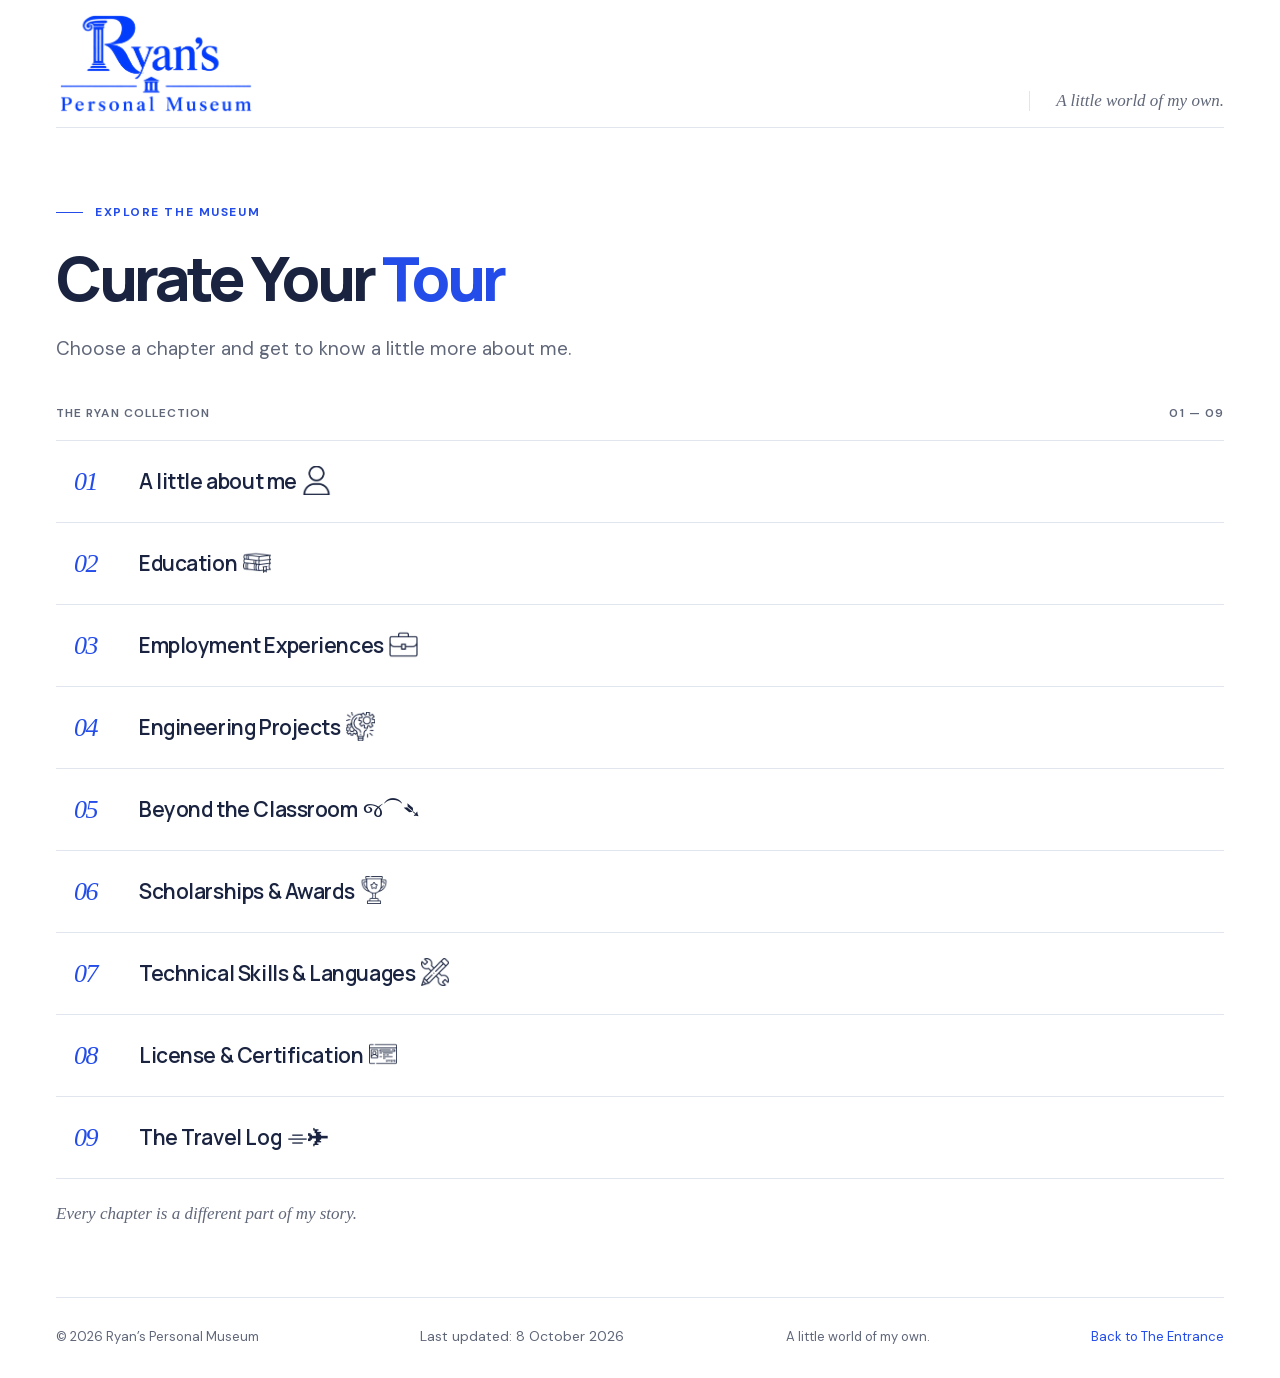
<file: journey/index.html>
<!doctype html>
<html lang="en">
<head>
  <meta charset="utf-8">
  <meta name="viewport" content="width=device-width, initial-scale=1">
  <meta name="description" content="Explore the 9 chapters of Ryan’s Personal Museum, from his story and education to engineering projects, skills, and travel.">
  <meta name="theme-color" content="#234ce9">
  <title>Curate Your Tour · Ryan’s Personal Museum</title>
  <link rel="icon" type="image/png" href="/favicon-ryan-7318a8cf01.png" sizes="128x128">
  <link rel="stylesheet" href="/assets/fonts/fonts.css">
  <style>
    :root{--blue:#234ce9;--ink:#1a2440;--muted:#606779;--yellow:#ffdf55;--paper:#f2f5fc;--line:#e1e5ee;font-family:'DM Sans',sans-serif;color:var(--ink);background:#fff;color-scheme:light}
    *{box-sizing:border-box}html{scroll-behavior:smooth;scroll-padding-top:2rem}body{margin:0;-webkit-font-smoothing:antialiased}a{color:inherit;text-decoration:none}button{font:inherit;cursor:pointer}button:disabled{cursor:wait;opacity:.65}a,button,input{-webkit-tap-highlight-color:transparent}button:focus-visible,a:focus-visible,input:focus-visible{outline:3px solid var(--blue);outline-offset:6px}.skip{position:fixed;top:-10rem;left:1rem;z-index:5;background:#fff;padding:1rem}.skip:focus{top:1rem}[hidden]{display:none!important}
    .container{width:min(1240px,calc(100% - 112px));margin-inline:auto}.header{height:112px;display:flex;align-items:center;justify-content:space-between;border-bottom:1px solid var(--line)}.brand{display:flex;gap:12px;align-items:center}.brand-mark{width:43px;height:49px;display:grid;place-items:center;border:2px solid var(--blue);border-radius:22px 22px 4px 4px;font:italic bold 32px Georgia,serif;color:var(--blue)}.brand-name{display:block;font:italic 25px Georgia,serif;line-height:1.2}.brand-sub{display:block;font-size:12px;font-weight:700;letter-spacing:.12em;line-height:1.5}.nav{display:flex;align-items:center;gap:32px;font-size:14px}.nav a{padding:10px 0}.nav a:hover{color:var(--blue)}.nav .active{color:var(--blue);border-bottom:1px solid var(--blue)}.nav-note{font:italic 17px Georgia,serif;padding-left:26px;border-left:1px solid var(--line);color:var(--muted)}
    .hero{min-height:690px;display:grid;grid-template-columns:1.17fr 1fr;align-items:center;gap:38px;padding-block:74px 82px}.eyebrow{font-size:12px;font-weight:700;letter-spacing:.13em;color:var(--blue);display:flex;align-items:center;gap:12px;margin:0 0 24px}.eyebrow:before{content:'';height:1px;width:27px;background:currentColor}.hero h1{font-family:Manrope,sans-serif;font-size:clamp(4rem,6.5vw,6.1rem);font-weight:800;letter-spacing:-.065em;line-height:1.08;margin:0}.hero h1 span{display:block}.hero h1 .accent{color:var(--blue)}.welcome{font-size:20px;line-height:1.65;color:var(--muted);max-width:490px;margin:27px 0 29px}.welcome strong{font-weight:500;color:var(--ink)}.journey-button{display:inline-flex;align-items:center;justify-content:center;padding:18px 28px;min-height:58px;border-radius:7px;color:#fff;background:var(--blue);font-weight:600;box-shadow:0 4px 0 #1734ac;transition:transform .2s,box-shadow .2s,background .2s}.journey-button:hover{background:#163ac7;transform:translateY(-2px);box-shadow:0 6px 0 #1734ac}.little-note{margin:18px 0 0;font-size:13px;color:var(--muted)}
    .little-note.hero-email{margin-top:8px;font-size:14px;line-height:1.6}
    .portrait-area{position:relative;isolation:isolate;margin:4px 16px 0 21px;padding:20px 16px 22px}.portrait-area:before{content:'';position:absolute;inset:50px 1px 5px 30px;z-index:-1;background:var(--yellow);border-radius:6px;transform:rotate(5deg)}.portrait-frame{background:#fff;padding:16px 16px 0;border:1px solid var(--line);box-shadow:0 15px 40px #23396812;transform:rotate(-4deg);border-radius:3px}.portrait-image{height:390px;position:relative;background:var(--paper);overflow:hidden;border-radius:1px}.portrait-image img[hidden],.placeholder[hidden]{display:none}.portrait-image img{display:block;width:100%;height:100%;object-fit:cover;object-position:center}.placeholder{height:100%;display:flex;align-items:center;justify-content:center;text-align:center;padding:30px}.placeholder-letter{font:italic 104px Georgia,serif;line-height:1;color:var(--blue);margin-bottom:21px;letter-spacing:-.07em}.placeholder p{font:italic 30px/1.2 Georgia,serif;color:var(--blue);margin:0}.caption{min-height:73px;display:flex;align-items:center;justify-content:space-between;gap:15px;color:var(--ink);font-size:12px;letter-spacing:.08em}.caption-name{font-size:22px;line-height:1;letter-spacing:0}.caption span:last-child{font:italic 20px Georgia,serif;letter-spacing:0;color:var(--blue)}.portrait-tag{position:absolute;right:-8px;top:0;z-index:2;background:var(--yellow);border:1px solid #ebc234;padding:11px 17px;font-size:12px;line-height:1.5;font-weight:700;letter-spacing:.08em;transform:rotate(6deg);box-shadow:0 3px 10px #1a24400a}
    .entrance-strip{border-top:1px solid var(--line);border-bottom:1px solid var(--line);display:flex;align-items:center;justify-content:space-between;gap:20px;padding:23px 0;font-size:12px;letter-spacing:.075em;font-weight:500}.entrance-strip .museum-note{font:italic 18px Georgia,serif;letter-spacing:0;color:var(--muted)}.ticket{display:flex;align-items:center;gap:12px}.ticket-icon{font-size:22px;color:var(--blue)}
    .about{padding-block:105px 110px;display:grid;grid-template-columns:.65fr 1fr;gap:65px;align-items:start}.section-number{font:italic 52px Georgia,serif;letter-spacing:-.08em;color:var(--blue);margin:0 0 20px}.about h2{font-family:Manrope,sans-serif;font-size:42px;line-height:1.2;letter-spacing:-.045em;margin:0}.about-copy{padding-top:12px}.about-lead{font:32px/1.45 Georgia,serif;margin:0 0 19px;max-width:640px}.about-copy>p:not(.about-lead){font-size:18px;line-height:1.75;color:var(--muted);margin:0;max-width:610px}.education{display:flex;align-items:center;gap:14px;margin-top:28px;font-size:14px;color:var(--blue)}.education svg{width:26px;height:26px;flex-shrink:0}.education strong{display:block;font-weight:600;line-height:1.6}.education span{font-size:13px;color:var(--muted)}.footer{border-top:1px solid var(--line);padding:28px 0 31px;display:flex;justify-content:space-between;align-items:center;font-size:13px;color:var(--muted)}.footer a:hover{color:var(--blue)}
    .entrance-footer{justify-content:center;flex-direction:column;gap:8px;text-align:center}.last-updated{font-size:14px;line-height:1.5;white-space:nowrap}
    @media(min-width:1550px){.hero{min-height:calc(100svh - 183px)}}
    @media(max-width:1050px){.container{width:calc(100% - 64px)}.hero{gap:25px;min-height:640px}.hero h1{font-size:clamp(3.8rem,7.4vw,5rem)}.portrait-area{margin:0;padding:16px 8px 16px}.portrait-image{height:350px}.portrait-frame{padding:12px 12px 0}.welcome{font-size:18px}.nav-note{display:none}.about{gap:40px}.about-lead{font-size:28px}}
    @media(max-width:740px){.container{width:calc(100% - 40px)}.header{height:89px}.brand-mark{width:35px;height:40px;font-size:26px}.brand-name{font-size:23px}.brand-sub{font-size:10px}.nav{gap:18px;font-size:13px}.hero{grid-template-columns:1fr;padding:45px 0 50px;gap:38px}.eyebrow{margin-bottom:20px;font-size:11px}.hero h1{font-size:clamp(3.8rem,11vw,5.5rem);letter-spacing:-.065em;line-height:1.05}.welcome{font-size:18px;max-width:450px;margin:23px 0 25px}.portrait-area{width:min(380px,calc(100% - 24px));justify-self:center;margin:0 0 0 -5px;padding:18px 7px 16px}.portrait-image{height:345px}.portrait-tag{right:-12px;font-size:11px}.caption{min-height:65px}.entrance-strip{font-size:10px;gap:8px;padding:20px 0}.entrance-strip .museum-note{font-size:15px}.entrance-strip .edition{display:none}.about{grid-template-columns:1fr;padding:64px 0 65px;gap:23px}.section-number{font-size:40px;margin-bottom:13px}.about h2{font-size:35px}.about-copy{padding-top:0}.about-lead{font-size:26px}.about-copy>p:not(.about-lead){font-size:17px}.footer{gap:16px;font-size:12px;padding:24px 0}.little-note{font-size:12px}}
    @media(max-width:370px){.nav{gap:12px}.nav .active{display:none}.hero h1{font-size:3.5rem}.entrance-strip .museum-note{font-size:13px}.footer{flex-wrap:wrap}.portrait-image{height:310px}}
    @media(prefers-reduced-motion:reduce){html{scroll-behavior:auto}*,*:before,*:after{transition:none!important}}
    .header{height:128px}.header .nav{align-self:flex-end;margin-bottom:16px}.brand-logo{display:block;width:200px;max-width:100%;height:auto}
    @media(max-width:740px){.header{height:108px}.brand-logo{width:160px}}
  </style>

  <style>
    .collection-page{display:grid;grid-template-columns:.9fr 1.1fr;gap:70px;align-items:start;min-height:calc(100svh - 197px);padding:76px 0 70px}.collection-intro{padding-top:22px}.collection-page h1,.chapter-page h1{font-family:Manrope,sans-serif;font-size:clamp(46px,4.8vw,68px);font-weight:800;line-height:1.12;letter-spacing:-.055em;margin:0}.collection-page h1 span{color:var(--blue)}.collection-welcome{max-width:340px;font-size:19px;line-height:1.7;color:var(--muted);margin:25px 0 42px}.collection-ticket{display:inline-flex;align-items:center;gap:23px;background:var(--yellow);padding:23px 27px;transform:rotate(-3deg);border:1px solid #ebc234;border-radius:3px}.collection-count{font:italic 62px/1 Georgia,serif;letter-spacing:-.08em;color:var(--ink)}.collection-ticket>span:last-child{font-size:12px;line-height:1.9;font-weight:600;letter-spacing:.07em}.collection-list-heading{display:flex;justify-content:space-between;gap:20px;font-size:12px;font-weight:600;letter-spacing:.09em;padding:0 18px 19px;color:var(--muted)}.chapter-list{margin:0;padding:0;list-style:none;border-top:1px solid var(--line)}.chapter-list li{border-bottom:1px solid var(--line)}.chapter-link{display:grid;grid-template-columns:44px 1fr;gap:21px;align-items:center;min-height:81px;padding:19px 18px;border-radius:3px;transition:background .2s,color .2s}.chapter-link:hover{background:var(--paper);color:var(--blue)}.chapter-link:focus-visible{outline-offset:-3px;background:var(--paper)}.chapter-number{font:italic 26px/1.2 Georgia,serif;color:var(--blue);letter-spacing:-.06em}.chapter-title{font-family:Manrope,sans-serif;font-size:21px;font-weight:600;line-height:1.4;letter-spacing:-.02em}.chapter-link:hover .chapter-title{text-decoration:underline;text-underline-offset:5px;text-decoration-thickness:1px}.collection-footnote{font:italic 17px/1.5 Georgia,serif;color:var(--muted);padding:0 18px;margin:22px 0 0}.back-link{display:inline-block;color:var(--blue);font-size:14px;border-bottom:1px solid currentColor;padding-bottom:4px;margin-bottom:58px}.back-link:hover{color:var(--ink)}.chapter-page{min-height:calc(100svh - 197px);padding:43px 0 85px;max-width:850px}.chapter-page h1{max-width:800px;overflow-wrap:break-word}.chapter-empty{margin-top:42px;border-top:1px solid var(--line);padding-top:26px}.chapter-status{display:inline-block;padding:7px 12px;background:var(--yellow);font-size:12px;letter-spacing:.09em;font-weight:600;border-radius:3px}.chapter-empty p{font-size:19px;line-height:1.7;color:var(--muted);margin:18px 0 0}.collection-footer{gap:20px}.collection-footer a{color:var(--blue)}
    @media(max-width:1050px){.collection-page{gap:40px;padding-top:58px}.collection-page h1{font-size:52px}.chapter-title{font-size:19px}.chapter-link{gap:14px;padding-inline:13px}.collection-list-heading,.collection-footnote{padding-inline:13px}.collection-welcome{font-size:18px}}
    @media(max-width:740px){.collection-page{grid-template-columns:1fr;gap:38px;padding:41px 0 48px}.collection-intro{padding:0}.collection-page h1,.chapter-page h1{font-size:clamp(42px,9vw,56px)}.collection-page .eyebrow,.chapter-page .eyebrow{font-size:12px}.collection-welcome{font-size:17px;max-width:370px;margin:20px 0 24px}.collection-ticket{padding:12px 19px;gap:16px;transform:rotate(-2deg)}.collection-count{font-size:39px}.collection-ticket>span:last-child{font-size:12px;line-height:1.7}.chapter-link{min-height:79px;grid-template-columns:32px 1fr;gap:15px;padding:19px 10px}.chapter-title{font-size:18px}.chapter-number{font-size:24px}.collection-list-heading{font-size:12px;padding-inline:10px;padding-bottom:17px;letter-spacing:.04em}.collection-footnote{font-size:16px;padding-inline:10px;margin-top:19px}.collection-footer{align-items:flex-start;flex-wrap:wrap;font-size:12px}.chapter-page{padding:30px 0 60px;min-height:calc(100svh - 195px)}.back-link{margin-bottom:47px}.chapter-empty{margin-top:31px}.chapter-empty p{font-size:17px}}
    .chapter-footer{justify-content:center;flex-direction:column;gap:8px;text-align:center}
    .chapter-story{max-width:720px;margin-top:42px;border-top:1px solid var(--line);padding-top:30px}.chapter-story>p{font-size:1.125rem;line-height:1.85;color:var(--muted);margin:0 0 24px}.chapter-story .story-intro{font-size:1.25rem;line-height:1.75;color:var(--ink)}.chapter-story .story-motto-intro{margin-bottom:14px;color:var(--ink)}.story-motto{margin:0;padding:24px 28px;background:var(--paper);border-left:3px solid var(--blue);border-radius:0 3px 3px 0}.story-motto p{margin:0;font:italic 1.5rem/1.6 Georgia,serif;color:var(--blue)}
    @media(max-width:740px){.chapter-story{margin-top:31px;padding-top:24px}.chapter-story>p{font-size:1.0625rem;margin-bottom:22px}.chapter-story .story-intro{font-size:1.125rem}.story-motto{padding:20px}.story-motto p{font-size:1.25rem}}
    .collection-page{grid-template-columns:1fr;gap:40px}
    .collection-intro{padding-top:0}
    .collection-welcome{max-width:740px;margin:20px 0 0}
    .collection-list-heading,.collection-footnote{padding-inline:0}
    .chapter-emoji{display:inline-block;white-space:nowrap;margin-left:2px;font-weight:400;letter-spacing:0}
    .chapter-image-icon{display:inline-block;width:1.35em;height:1.35em;background:currentColor;vertical-align:-.24em;-webkit-mask-image:var(--chapter-icon);mask-image:var(--chapter-icon);-webkit-mask-size:contain;mask-size:contain;-webkit-mask-position:center;mask-position:center;-webkit-mask-repeat:no-repeat;mask-repeat:no-repeat}
    .chapter-image-icon--education{transform:translateY(-.15em)}
    .chapter-heading-ending{white-space:nowrap}
    .chapter-heading-emoji{display:inline-block;white-space:nowrap;margin-left:.08em;font-size:.72em;line-height:1.2;font-weight:400;letter-spacing:0;vertical-align:baseline}
    .chapter-heading-emoji .chapter-image-icon{width:1em;height:1em;vertical-align:-.12em}
    .chapter-page{display:grid;grid-template-columns:minmax(0,1fr) 320px;gap:clamp(36px,5vw,64px);align-items:start;max-width:none}
    .chapter-content{min-width:0}
    .chapter-sidebar{position:sticky;top:32px;min-width:0}
    .chapter-sidebar .collection-list-heading{padding:0 0 18px;font-size:11px;letter-spacing:.06em}
    .chapter-sidebar .chapter-link{grid-template-columns:28px minmax(0,1fr);gap:12px;min-height:66px;padding:15px 12px}
    .chapter-sidebar .chapter-number{font-size:21px}
    .chapter-sidebar .chapter-title{font-size:16px;letter-spacing:-.015em}
    .chapter-sidebar .chapter-emoji{font-size:18px}
    .chapter-sidebar .chapter-link[aria-current="page"]{background:var(--blue);color:#fff}
    .chapter-sidebar .chapter-link[aria-current="page"] .chapter-number{color:#fff}
    .chapter-sidebar .chapter-link[aria-current="page"]:focus-visible{outline-color:var(--yellow)}
    @media(max-width:1050px){.chapter-page{grid-template-columns:minmax(0,1fr) 280px;gap:32px}}
    @media(max-width:740px){.chapter-page{grid-template-columns:minmax(0,1fr);gap:42px}.chapter-sidebar{position:static}.chapter-sidebar .chapter-link{min-height:64px}.chapter-sidebar .chapter-title{font-size:17px}}
    .education-list{display:grid;gap:18px;margin-top:42px}
    .classroom-programs{grid-template-columns:minmax(0,1fr)}
    .classroom-programs>.education-card{min-width:0}
    .scholarship-list{grid-template-columns:minmax(0,1fr)}
    .scholarship-card{min-width:0;padding:24px;border:1px solid var(--line);border-radius:7px;background:#fff}
    .scholarship-card h2{margin:0}
    @media(max-width:1050px){.scholarship-card{padding:20px}}
    .skills-content{display:grid;gap:34px;margin-top:42px}
    .skill-group{min-width:0}
    .skill-group>h2{margin:0 0 16px;font-family:Manrope,sans-serif;font-size:22px;line-height:1.4;font-weight:700;letter-spacing:-.025em;color:var(--ink)}
    .skill-grid{display:grid;grid-template-columns:repeat(auto-fit,minmax(min(100%,300px),1fr));gap:14px}
    .skill-card{display:grid;grid-template-columns:minmax(0,1fr)96px;align-items:center;gap:16px;min-width:0;min-height:116px;padding:20px;border:1px solid var(--line);border-radius:7px;background:#fff}
    .skill-card h3{margin:0;min-width:0;font-family:Manrope,sans-serif;font-size:18px;line-height:1.6;font-weight:700;letter-spacing:-.015em;color:var(--ink);overflow-wrap:break-word}
    .skill-info{min-width:0}
    .skill-card.language-card{grid-template-columns:minmax(0,1fr)}
    .skill-proficiency{margin:8px 0 0;font-size:15px;line-height:1.65;color:var(--muted)}
    .skill-image{display:block;width:96px;max-width:100%;height:80px;object-fit:contain;justify-self:end}
    @media(max-width:580px){.skills-content{gap:28px;margin-top:31px}.skill-card{grid-template-columns:minmax(0,1fr)64px;gap:12px;min-height:100px;padding:16px}.skill-card h3{font-size:17px}.skill-image{width:64px;height:64px}}
    .education-card{border:1px solid var(--line);border-radius:7px;background:#fff;transition:border-color .2s}
    .education-card:hover,.education-card[open]{border-color:#b7c4f5}
    .education-card summary{display:block;padding:24px;list-style:none;cursor:pointer;border-radius:7px}
    .education-card summary::-webkit-details-marker{display:none}
    .education-card summary::marker{content:''}
    .education-card summary:focus-visible{outline:3px solid var(--blue);outline-offset:4px}
    .education-card-head{display:grid;grid-template-columns:minmax(0,1fr) 180px;gap:24px;align-items:center}
    .education-info{min-width:0}
    .education-school-name{display:block;font-family:Manrope,sans-serif;font-size:22px;line-height:1.4;font-weight:700;letter-spacing:-.025em;color:var(--ink)}
    .education-highlight{display:block;margin-top:8px;font-size:16px;line-height:1.6;font-weight:700;color:var(--ink)}
    .education-period,.education-location{display:block;font-size:15px;line-height:1.65;color:var(--muted)}
    .education-period{margin-top:10px}.education-location{margin-top:3px}
    .education-logo{display:block;width:180px;max-width:100%;height:auto;object-fit:contain;justify-self:end}
    .education-toggle{display:flex;align-items:center;justify-content:space-between;gap:16px;margin-top:18px;font-size:13px;line-height:1.5;font-weight:500;color:var(--blue)}
    .education-toggle svg{width:20px;height:20px;flex-shrink:0;transition:transform .2s}
    .education-card .collapse-label,.education-card[open] .expand-label{display:none}
    .education-card[open] .collapse-label{display:inline}
    .education-card[open] .education-toggle svg{transform:rotate(45deg)}
    .education-description{min-height:96px;border-top:1px solid var(--line);margin:0 24px 24px;padding-top:22px}
    .education-description p{margin:0;font-size:17px;line-height:1.75;color:var(--muted)}
    .project-module{min-width:0;border:1px solid var(--line);border-radius:7px;background:#fff}
    .project-module>.education-card{border:0;background:transparent}
    .project-report{display:flex;flex-wrap:wrap;align-items:center;gap:8px 18px;border-top:1px solid var(--line);margin:0 24px;padding:18px 0 22px}
    .project-report-link{font:inherit;font-size:14px;line-height:1.5;color:var(--blue);background:none;border:0;padding:0;text-align:left;text-decoration:underline;text-underline-offset:4px}
    .project-report-link:hover{color:var(--ink)}
    .project-report-link:focus-visible{outline:3px solid var(--blue);outline-offset:4px}
    .project-report-link:disabled{cursor:not-allowed;color:var(--muted);text-decoration:none}
    .project-report-status{font-size:13px;line-height:1.5;color:var(--muted)}
    .engineering-projects-content{margin-top:30px}
    .engineering-projects-content .education-list{grid-template-columns:minmax(0,1fr);margin-top:20px}
    .project-language-note{flex:1 1 260px;margin:0;font-size:14px;line-height:1.6;color:var(--muted)}
    .project-gallery{margin-top:28px;min-width:0}
    .gallery-stage{position:relative;min-width:0}
    .gallery-image-button{position:relative;display:block;width:100%;padding:0;border:1px solid var(--line);border-radius:6px;background:var(--paper);cursor:zoom-in;overflow:hidden}
    .gallery-main-image{display:block;width:100%;height:clamp(200px,32vw,400px);object-fit:contain}
    .gallery-enlarge-label{position:absolute;right:12px;top:12px;padding:6px 10px;background:rgba(255,255,255,.94);border:1px solid var(--line);border-radius:4px;font-size:12px;font-weight:500;color:var(--ink)}
    .gallery-arrow,.gallery-close{display:inline-flex;align-items:center;justify-content:center;width:44px;height:44px;padding:0;border:1px solid var(--line);border-radius:50%;background:rgba(255,255,255,.96);color:var(--blue);flex-shrink:0}
    .gallery-arrow{position:absolute;top:50%;transform:translateY(-50%)}
    .gallery-previous{left:10px}.gallery-next{right:10px}
    .gallery-arrow svg,.gallery-close svg{width:22px;height:22px}
    .gallery-arrow:hover,.gallery-close:hover{background:var(--blue);border-color:var(--blue);color:#fff}
    .gallery-caption{display:flex;justify-content:flex-end;align-items:center;gap:16px;margin-top:12px;font-size:14px;line-height:1.5;color:var(--muted)}
    .gallery-position{white-space:nowrap;font-variant-numeric:tabular-nums;color:var(--blue)}
    .gallery-thumbnails{display:flex;gap:10px;overflow-x:auto;min-width:0;width:100%;max-width:100%;margin-top:16px;padding:5px 4px 9px;scrollbar-width:thin;scrollbar-color:#c5cef0 transparent}
    .gallery-thumbnail{flex:0 0 96px;height:68px;padding:3px;border:2px solid transparent;border-radius:5px;background:var(--paper);transition:border-color .15s,background .15s}
    .gallery-thumbnail img{display:block;width:100%;height:100%;object-fit:contain;border-radius:2px}
    .gallery-thumbnail[aria-current="true"]{border-color:var(--blue);background:#edf1ff}
    .gallery-image-button:focus-visible,.gallery-thumbnail:focus-visible,.gallery-arrow:focus-visible,.gallery-close:focus-visible{outline:3px solid var(--blue);outline-offset:2px}
    .gallery-viewer{width:min(1200px,calc(100vw - 40px));max-width:none;max-height:calc(100svh - 32px);padding:20px;border:1px solid var(--line);border-radius:9px;background:#fff;color:var(--ink);overflow:auto}
    .gallery-viewer::backdrop{background:rgba(16,25,48,.8)}
    .gallery-viewer-header{display:flex;align-items:center;justify-content:space-between;gap:20px;margin-bottom:14px}
    .gallery-viewer-header h2{margin:0;font-family:Manrope,sans-serif;font-size:18px;line-height:1.4;font-weight:700;letter-spacing:-.02em}
    .gallery-viewer-stage{border-radius:6px;background:var(--paper);overflow:hidden}
    .gallery-viewer-image{display:block;width:100%;height:min(72svh,760px);object-fit:contain}
    @media(max-width:580px){.gallery-thumbnail{flex-basis:78px;height:58px}.gallery-viewer{width:calc(100vw - 20px);padding:12px}.gallery-viewer-header h2{font-size:16px}.gallery-viewer-image{height:66svh}.gallery-enlarge-label{top:8px;right:8px}.gallery-previous{left:7px}.gallery-next{right:7px}}
    @media(prefers-reduced-motion:reduce){.gallery-thumbnail{transition:none}}
    @media(max-width:1050px){.education-card summary{padding:20px}.education-card-head{grid-template-columns:minmax(0,1fr) 110px;gap:16px}.education-logo{width:110px}.education-school-name{font-size:19px}.education-description{margin:0 20px 20px}}
    @media(max-width:1050px){.project-report{margin-inline:20px}}
    @media(max-width:740px){.education-list{margin-top:31px}}
    @media(max-width:580px){.education-card-head{grid-template-columns:minmax(0,1fr);gap:14px}.education-logo{width:140px}.education-school-name{font-size:20px}}
  </style>
</head>
<body>
  <a class="skip" href="#main">Skip to content</a>
  <div class="container"><header class="header">
      <a class="brand" href="/" aria-label="Ryan’s Personal Museum, home"><img class="brand-logo" src="/assets/ryan-full-logo-3eee0b24a0.png" alt="Ryan’s Personal Museum" width="811" height="427"></a>
      <div class="nav"><span class="nav-note">A little world of my own.</span></div>
    </header>
    <main class="collection-page" id="main" aria-labelledby="collection-heading">
      <div class="collection-intro">
        <p class="eyebrow">EXPLORE THE MUSEUM</p>
        <h1 id="collection-heading">Curate Your <span>Tour</span></h1>
        <p class="collection-welcome">Choose a chapter and get to know a little more about me.</p>
      </div>
      
      <nav class="chapter-navigation" aria-label="Museum collections">
        <div class="collection-list-heading"><span>THE RYAN COLLECTION</span><span>01 — 09</span></div>
        <ol class="chapter-list">
          <li><a class="chapter-link" href="/about-me"><span class="chapter-number" aria-hidden="true">01</span><span class="chapter-title">A little about me <span class="chapter-emoji" aria-hidden="true"><span class="chapter-image-icon" style="--chapter-icon:url('/assets/collection-about-me-6a48cc3041eb.png')"></span></span></span></a></li>
          <li><a class="chapter-link" href="/education"><span class="chapter-number" aria-hidden="true">02</span><span class="chapter-title">Education <span class="chapter-emoji" aria-hidden="true"><span class="chapter-image-icon chapter-image-icon--education" style="--chapter-icon:url('/assets/collection-education-22a7ab5d7e4b.png')"></span></span></span></a></li>
          <li><a class="chapter-link" href="/employment-experiences"><span class="chapter-number" aria-hidden="true">03</span><span class="chapter-title">Employment Experiences <span class="chapter-emoji" aria-hidden="true"><span class="chapter-image-icon" style="--chapter-icon:url('/assets/collection-employment-experiences-5f4cc6c83784.png')"></span></span></span></a></li>
          <li><a class="chapter-link" href="/engineering-projects"><span class="chapter-number" aria-hidden="true">04</span><span class="chapter-title">Engineering Projects <span class="chapter-emoji" aria-hidden="true"><span class="chapter-image-icon" style="--chapter-icon:url('/assets/collection-engineering-projects-86554e277fe8.png')"></span></span></span></a></li>
          <li><a class="chapter-link" href="/beyond-the-classroom"><span class="chapter-number" aria-hidden="true">05</span><span class="chapter-title">Beyond the Classroom <span class="chapter-emoji" aria-hidden="true">જ⁀➴</span></span></a></li>
          <li><a class="chapter-link" href="/scholarships-awards"><span class="chapter-number" aria-hidden="true">06</span><span class="chapter-title">Scholarships &amp; Awards <span class="chapter-emoji" aria-hidden="true"><span class="chapter-image-icon" style="--chapter-icon:url('/assets/collection-scholarships-awards-88cdcea66436.png')"></span></span></span></a></li>
          <li><a class="chapter-link" href="/technical-skills-languages"><span class="chapter-number" aria-hidden="true">07</span><span class="chapter-title">Technical Skills &amp; Languages <span class="chapter-emoji" aria-hidden="true"><span class="chapter-image-icon" style="--chapter-icon:url('/assets/collection-technical-skills-languages-c193c7332fa7.png')"></span></span></span></a></li>
          <li><a class="chapter-link" href="/license-certification"><span class="chapter-number" aria-hidden="true">08</span><span class="chapter-title">License &amp; Certification <span class="chapter-emoji" aria-hidden="true"><span class="chapter-image-icon" style="--chapter-icon:url('/assets/collection-license-certification-ed78a964f754.png')"></span></span></span></a></li>
          <li><a class="chapter-link" href="/travel-log"><span class="chapter-number" aria-hidden="true">09</span><span class="chapter-title">The Travel Log <span class="chapter-emoji" aria-hidden="true">⌯✈︎</span></span></a></li>
        </ol>
        <p class="collection-footnote">Every chapter is a different part of my story.</p>
      </nav>
    </main>
    <footer class="footer collection-footer"><span>© 2026 Ryan’s Personal Museum</span><span class="last-updated">Last updated: <time datetime="2026-10-08">8 October 2026</time></span><span>A little world of my own.</span><a href="/">Back to The Entrance</a></footer>
  </div>
  
</body>
</html>
</file>
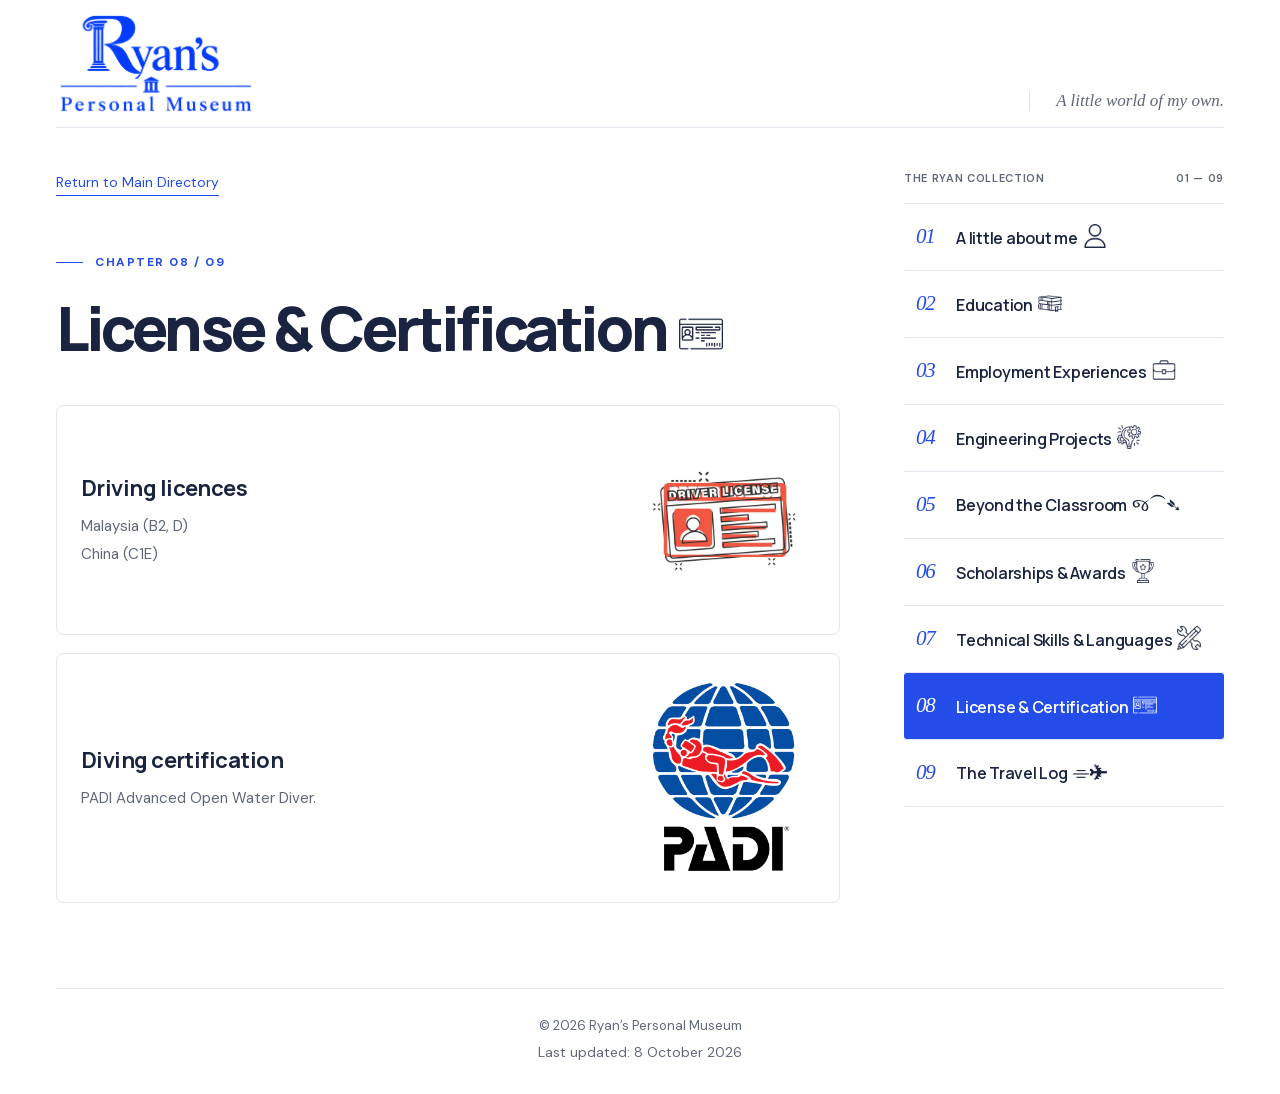
<file: license-certification/index.html>
<!doctype html>
<html lang="en">
<head>
  <meta charset="utf-8">
  <meta name="viewport" content="width=device-width, initial-scale=1">
  <meta name="description" content="License &amp; Certification — a chapter of Ryan’s Personal Museum.">
  <meta name="theme-color" content="#234ce9">
  <title>License &amp; Certification · Ryan’s Personal Museum</title>
  <link rel="icon" type="image/png" href="/favicon-ryan-7318a8cf01.png" sizes="128x128">
  <link rel="stylesheet" href="/assets/fonts/fonts.css">
  <style>
    :root{--blue:#234ce9;--ink:#1a2440;--muted:#606779;--yellow:#ffdf55;--paper:#f2f5fc;--line:#e1e5ee;font-family:'DM Sans',sans-serif;color:var(--ink);background:#fff;color-scheme:light}
    *{box-sizing:border-box}html{scroll-behavior:smooth;scroll-padding-top:2rem}body{margin:0;-webkit-font-smoothing:antialiased}a{color:inherit;text-decoration:none}button{font:inherit;cursor:pointer}button:disabled{cursor:wait;opacity:.65}a,button,input{-webkit-tap-highlight-color:transparent}button:focus-visible,a:focus-visible,input:focus-visible{outline:3px solid var(--blue);outline-offset:6px}.skip{position:fixed;top:-10rem;left:1rem;z-index:5;background:#fff;padding:1rem}.skip:focus{top:1rem}[hidden]{display:none!important}
    .container{width:min(1240px,calc(100% - 112px));margin-inline:auto}.header{height:112px;display:flex;align-items:center;justify-content:space-between;border-bottom:1px solid var(--line)}.brand{display:flex;gap:12px;align-items:center}.brand-mark{width:43px;height:49px;display:grid;place-items:center;border:2px solid var(--blue);border-radius:22px 22px 4px 4px;font:italic bold 32px Georgia,serif;color:var(--blue)}.brand-name{display:block;font:italic 25px Georgia,serif;line-height:1.2}.brand-sub{display:block;font-size:12px;font-weight:700;letter-spacing:.12em;line-height:1.5}.nav{display:flex;align-items:center;gap:32px;font-size:14px}.nav a{padding:10px 0}.nav a:hover{color:var(--blue)}.nav .active{color:var(--blue);border-bottom:1px solid var(--blue)}.nav-note{font:italic 17px Georgia,serif;padding-left:26px;border-left:1px solid var(--line);color:var(--muted)}
    .hero{min-height:690px;display:grid;grid-template-columns:1.17fr 1fr;align-items:center;gap:38px;padding-block:74px 82px}.eyebrow{font-size:12px;font-weight:700;letter-spacing:.13em;color:var(--blue);display:flex;align-items:center;gap:12px;margin:0 0 24px}.eyebrow:before{content:'';height:1px;width:27px;background:currentColor}.hero h1{font-family:Manrope,sans-serif;font-size:clamp(4rem,6.5vw,6.1rem);font-weight:800;letter-spacing:-.065em;line-height:1.08;margin:0}.hero h1 span{display:block}.hero h1 .accent{color:var(--blue)}.welcome{font-size:20px;line-height:1.65;color:var(--muted);max-width:490px;margin:27px 0 29px}.welcome strong{font-weight:500;color:var(--ink)}.journey-button{display:inline-flex;align-items:center;justify-content:center;padding:18px 28px;min-height:58px;border-radius:7px;color:#fff;background:var(--blue);font-weight:600;box-shadow:0 4px 0 #1734ac;transition:transform .2s,box-shadow .2s,background .2s}.journey-button:hover{background:#163ac7;transform:translateY(-2px);box-shadow:0 6px 0 #1734ac}.little-note{margin:18px 0 0;font-size:13px;color:var(--muted)}
    .little-note.hero-email{margin-top:8px;font-size:14px;line-height:1.6}
    .portrait-area{position:relative;isolation:isolate;margin:4px 16px 0 21px;padding:20px 16px 22px}.portrait-area:before{content:'';position:absolute;inset:50px 1px 5px 30px;z-index:-1;background:var(--yellow);border-radius:6px;transform:rotate(5deg)}.portrait-frame{background:#fff;padding:16px 16px 0;border:1px solid var(--line);box-shadow:0 15px 40px #23396812;transform:rotate(-4deg);border-radius:3px}.portrait-image{height:390px;position:relative;background:var(--paper);overflow:hidden;border-radius:1px}.portrait-image img[hidden],.placeholder[hidden]{display:none}.portrait-image img{display:block;width:100%;height:100%;object-fit:cover;object-position:center}.placeholder{height:100%;display:flex;align-items:center;justify-content:center;text-align:center;padding:30px}.placeholder-letter{font:italic 104px Georgia,serif;line-height:1;color:var(--blue);margin-bottom:21px;letter-spacing:-.07em}.placeholder p{font:italic 30px/1.2 Georgia,serif;color:var(--blue);margin:0}.caption{min-height:73px;display:flex;align-items:center;justify-content:space-between;gap:15px;color:var(--ink);font-size:12px;letter-spacing:.08em}.caption-name{font-size:22px;line-height:1;letter-spacing:0}.caption span:last-child{font:italic 20px Georgia,serif;letter-spacing:0;color:var(--blue)}.portrait-tag{position:absolute;right:-8px;top:0;z-index:2;background:var(--yellow);border:1px solid #ebc234;padding:11px 17px;font-size:12px;line-height:1.5;font-weight:700;letter-spacing:.08em;transform:rotate(6deg);box-shadow:0 3px 10px #1a24400a}
    .entrance-strip{border-top:1px solid var(--line);border-bottom:1px solid var(--line);display:flex;align-items:center;justify-content:space-between;gap:20px;padding:23px 0;font-size:12px;letter-spacing:.075em;font-weight:500}.entrance-strip .museum-note{font:italic 18px Georgia,serif;letter-spacing:0;color:var(--muted)}.ticket{display:flex;align-items:center;gap:12px}.ticket-icon{font-size:22px;color:var(--blue)}
    .about{padding-block:105px 110px;display:grid;grid-template-columns:.65fr 1fr;gap:65px;align-items:start}.section-number{font:italic 52px Georgia,serif;letter-spacing:-.08em;color:var(--blue);margin:0 0 20px}.about h2{font-family:Manrope,sans-serif;font-size:42px;line-height:1.2;letter-spacing:-.045em;margin:0}.about-copy{padding-top:12px}.about-lead{font:32px/1.45 Georgia,serif;margin:0 0 19px;max-width:640px}.about-copy>p:not(.about-lead){font-size:18px;line-height:1.75;color:var(--muted);margin:0;max-width:610px}.education{display:flex;align-items:center;gap:14px;margin-top:28px;font-size:14px;color:var(--blue)}.education svg{width:26px;height:26px;flex-shrink:0}.education strong{display:block;font-weight:600;line-height:1.6}.education span{font-size:13px;color:var(--muted)}.footer{border-top:1px solid var(--line);padding:28px 0 31px;display:flex;justify-content:space-between;align-items:center;font-size:13px;color:var(--muted)}.footer a:hover{color:var(--blue)}
    .entrance-footer{justify-content:center;flex-direction:column;gap:8px;text-align:center}.last-updated{font-size:14px;line-height:1.5;white-space:nowrap}
    @media(min-width:1550px){.hero{min-height:calc(100svh - 183px)}}
    @media(max-width:1050px){.container{width:calc(100% - 64px)}.hero{gap:25px;min-height:640px}.hero h1{font-size:clamp(3.8rem,7.4vw,5rem)}.portrait-area{margin:0;padding:16px 8px 16px}.portrait-image{height:350px}.portrait-frame{padding:12px 12px 0}.welcome{font-size:18px}.nav-note{display:none}.about{gap:40px}.about-lead{font-size:28px}}
    @media(max-width:740px){.container{width:calc(100% - 40px)}.header{height:89px}.brand-mark{width:35px;height:40px;font-size:26px}.brand-name{font-size:23px}.brand-sub{font-size:10px}.nav{gap:18px;font-size:13px}.hero{grid-template-columns:1fr;padding:45px 0 50px;gap:38px}.eyebrow{margin-bottom:20px;font-size:11px}.hero h1{font-size:clamp(3.8rem,11vw,5.5rem);letter-spacing:-.065em;line-height:1.05}.welcome{font-size:18px;max-width:450px;margin:23px 0 25px}.portrait-area{width:min(380px,calc(100% - 24px));justify-self:center;margin:0 0 0 -5px;padding:18px 7px 16px}.portrait-image{height:345px}.portrait-tag{right:-12px;font-size:11px}.caption{min-height:65px}.entrance-strip{font-size:10px;gap:8px;padding:20px 0}.entrance-strip .museum-note{font-size:15px}.entrance-strip .edition{display:none}.about{grid-template-columns:1fr;padding:64px 0 65px;gap:23px}.section-number{font-size:40px;margin-bottom:13px}.about h2{font-size:35px}.about-copy{padding-top:0}.about-lead{font-size:26px}.about-copy>p:not(.about-lead){font-size:17px}.footer{gap:16px;font-size:12px;padding:24px 0}.little-note{font-size:12px}}
    @media(max-width:370px){.nav{gap:12px}.nav .active{display:none}.hero h1{font-size:3.5rem}.entrance-strip .museum-note{font-size:13px}.footer{flex-wrap:wrap}.portrait-image{height:310px}}
    @media(prefers-reduced-motion:reduce){html{scroll-behavior:auto}*,*:before,*:after{transition:none!important}}
    .header{height:128px}.header .nav{align-self:flex-end;margin-bottom:16px}.brand-logo{display:block;width:200px;max-width:100%;height:auto}
    @media(max-width:740px){.header{height:108px}.brand-logo{width:160px}}
  </style>

  <style>
    .collection-page{display:grid;grid-template-columns:.9fr 1.1fr;gap:70px;align-items:start;min-height:calc(100svh - 197px);padding:76px 0 70px}.collection-intro{padding-top:22px}.collection-page h1,.chapter-page h1{font-family:Manrope,sans-serif;font-size:clamp(46px,4.8vw,68px);font-weight:800;line-height:1.12;letter-spacing:-.055em;margin:0}.collection-page h1 span{color:var(--blue)}.collection-welcome{max-width:340px;font-size:19px;line-height:1.7;color:var(--muted);margin:25px 0 42px}.collection-ticket{display:inline-flex;align-items:center;gap:23px;background:var(--yellow);padding:23px 27px;transform:rotate(-3deg);border:1px solid #ebc234;border-radius:3px}.collection-count{font:italic 62px/1 Georgia,serif;letter-spacing:-.08em;color:var(--ink)}.collection-ticket>span:last-child{font-size:12px;line-height:1.9;font-weight:600;letter-spacing:.07em}.collection-list-heading{display:flex;justify-content:space-between;gap:20px;font-size:12px;font-weight:600;letter-spacing:.09em;padding:0 18px 19px;color:var(--muted)}.chapter-list{margin:0;padding:0;list-style:none;border-top:1px solid var(--line)}.chapter-list li{border-bottom:1px solid var(--line)}.chapter-link{display:grid;grid-template-columns:44px 1fr;gap:21px;align-items:center;min-height:81px;padding:19px 18px;border-radius:3px;transition:background .2s,color .2s}.chapter-link:hover{background:var(--paper);color:var(--blue)}.chapter-link:focus-visible{outline-offset:-3px;background:var(--paper)}.chapter-number{font:italic 26px/1.2 Georgia,serif;color:var(--blue);letter-spacing:-.06em}.chapter-title{font-family:Manrope,sans-serif;font-size:21px;font-weight:600;line-height:1.4;letter-spacing:-.02em}.chapter-link:hover .chapter-title{text-decoration:underline;text-underline-offset:5px;text-decoration-thickness:1px}.collection-footnote{font:italic 17px/1.5 Georgia,serif;color:var(--muted);padding:0 18px;margin:22px 0 0}.back-link{display:inline-block;color:var(--blue);font-size:14px;border-bottom:1px solid currentColor;padding-bottom:4px;margin-bottom:58px}.back-link:hover{color:var(--ink)}.chapter-page{min-height:calc(100svh - 197px);padding:43px 0 85px;max-width:850px}.chapter-page h1{max-width:800px;overflow-wrap:break-word}.chapter-empty{margin-top:42px;border-top:1px solid var(--line);padding-top:26px}.chapter-status{display:inline-block;padding:7px 12px;background:var(--yellow);font-size:12px;letter-spacing:.09em;font-weight:600;border-radius:3px}.chapter-empty p{font-size:19px;line-height:1.7;color:var(--muted);margin:18px 0 0}.collection-footer{gap:20px}.collection-footer a{color:var(--blue)}
    @media(max-width:1050px){.collection-page{gap:40px;padding-top:58px}.collection-page h1{font-size:52px}.chapter-title{font-size:19px}.chapter-link{gap:14px;padding-inline:13px}.collection-list-heading,.collection-footnote{padding-inline:13px}.collection-welcome{font-size:18px}}
    @media(max-width:740px){.collection-page{grid-template-columns:1fr;gap:38px;padding:41px 0 48px}.collection-intro{padding:0}.collection-page h1,.chapter-page h1{font-size:clamp(42px,9vw,56px)}.collection-page .eyebrow,.chapter-page .eyebrow{font-size:12px}.collection-welcome{font-size:17px;max-width:370px;margin:20px 0 24px}.collection-ticket{padding:12px 19px;gap:16px;transform:rotate(-2deg)}.collection-count{font-size:39px}.collection-ticket>span:last-child{font-size:12px;line-height:1.7}.chapter-link{min-height:79px;grid-template-columns:32px 1fr;gap:15px;padding:19px 10px}.chapter-title{font-size:18px}.chapter-number{font-size:24px}.collection-list-heading{font-size:12px;padding-inline:10px;padding-bottom:17px;letter-spacing:.04em}.collection-footnote{font-size:16px;padding-inline:10px;margin-top:19px}.collection-footer{align-items:flex-start;flex-wrap:wrap;font-size:12px}.chapter-page{padding:30px 0 60px;min-height:calc(100svh - 195px)}.back-link{margin-bottom:47px}.chapter-empty{margin-top:31px}.chapter-empty p{font-size:17px}}
    .chapter-footer{justify-content:center;flex-direction:column;gap:8px;text-align:center}
    .chapter-story{max-width:720px;margin-top:42px;border-top:1px solid var(--line);padding-top:30px}.chapter-story>p{font-size:1.125rem;line-height:1.85;color:var(--muted);margin:0 0 24px}.chapter-story .story-intro{font-size:1.25rem;line-height:1.75;color:var(--ink)}.chapter-story .story-motto-intro{margin-bottom:14px;color:var(--ink)}.story-motto{margin:0;padding:24px 28px;background:var(--paper);border-left:3px solid var(--blue);border-radius:0 3px 3px 0}.story-motto p{margin:0;font:italic 1.5rem/1.6 Georgia,serif;color:var(--blue)}
    @media(max-width:740px){.chapter-story{margin-top:31px;padding-top:24px}.chapter-story>p{font-size:1.0625rem;margin-bottom:22px}.chapter-story .story-intro{font-size:1.125rem}.story-motto{padding:20px}.story-motto p{font-size:1.25rem}}
    .collection-page{grid-template-columns:1fr;gap:40px}
    .collection-intro{padding-top:0}
    .collection-welcome{max-width:740px;margin:20px 0 0}
    .collection-list-heading,.collection-footnote{padding-inline:0}
    .chapter-emoji{display:inline-block;white-space:nowrap;margin-left:2px;font-weight:400;letter-spacing:0}
    .chapter-image-icon{display:inline-block;width:1.35em;height:1.35em;background:currentColor;vertical-align:-.24em;-webkit-mask-image:var(--chapter-icon);mask-image:var(--chapter-icon);-webkit-mask-size:contain;mask-size:contain;-webkit-mask-position:center;mask-position:center;-webkit-mask-repeat:no-repeat;mask-repeat:no-repeat}
    .chapter-image-icon--education{transform:translateY(-.15em)}
    .chapter-heading-ending{white-space:nowrap}
    .chapter-heading-emoji{display:inline-block;white-space:nowrap;margin-left:.08em;font-size:.72em;line-height:1.2;font-weight:400;letter-spacing:0;vertical-align:baseline}
    .chapter-heading-emoji .chapter-image-icon{width:1em;height:1em;vertical-align:-.12em}
    .chapter-page{display:grid;grid-template-columns:minmax(0,1fr) 320px;gap:clamp(36px,5vw,64px);align-items:start;max-width:none}
    .chapter-content{min-width:0}
    .chapter-sidebar{position:sticky;top:32px;min-width:0}
    .chapter-sidebar .collection-list-heading{padding:0 0 18px;font-size:11px;letter-spacing:.06em}
    .chapter-sidebar .chapter-link{grid-template-columns:28px minmax(0,1fr);gap:12px;min-height:66px;padding:15px 12px}
    .chapter-sidebar .chapter-number{font-size:21px}
    .chapter-sidebar .chapter-title{font-size:16px;letter-spacing:-.015em}
    .chapter-sidebar .chapter-emoji{font-size:18px}
    .chapter-sidebar .chapter-link[aria-current="page"]{background:var(--blue);color:#fff}
    .chapter-sidebar .chapter-link[aria-current="page"] .chapter-number{color:#fff}
    .chapter-sidebar .chapter-link[aria-current="page"]:focus-visible{outline-color:var(--yellow)}
    @media(max-width:1050px){.chapter-page{grid-template-columns:minmax(0,1fr) 280px;gap:32px}}
    @media(max-width:740px){.chapter-page{grid-template-columns:minmax(0,1fr);gap:42px}.chapter-sidebar{position:static}.chapter-sidebar .chapter-link{min-height:64px}.chapter-sidebar .chapter-title{font-size:17px}}
    .education-list{display:grid;gap:18px;margin-top:42px}
    .classroom-programs{grid-template-columns:minmax(0,1fr)}
    .classroom-programs>.education-card{min-width:0}
    .scholarship-list{grid-template-columns:minmax(0,1fr)}
    .scholarship-card{min-width:0;padding:24px;border:1px solid var(--line);border-radius:7px;background:#fff}
    .scholarship-card h2{margin:0}
    @media(max-width:1050px){.scholarship-card{padding:20px}}
    .skills-content{display:grid;gap:34px;margin-top:42px}
    .skill-group{min-width:0}
    .skill-group>h2{margin:0 0 16px;font-family:Manrope,sans-serif;font-size:22px;line-height:1.4;font-weight:700;letter-spacing:-.025em;color:var(--ink)}
    .skill-grid{display:grid;grid-template-columns:repeat(auto-fit,minmax(min(100%,300px),1fr));gap:14px}
    .skill-card{display:grid;grid-template-columns:minmax(0,1fr)96px;align-items:center;gap:16px;min-width:0;min-height:116px;padding:20px;border:1px solid var(--line);border-radius:7px;background:#fff}
    .skill-card h3{margin:0;min-width:0;font-family:Manrope,sans-serif;font-size:18px;line-height:1.6;font-weight:700;letter-spacing:-.015em;color:var(--ink);overflow-wrap:break-word}
    .skill-info{min-width:0}
    .skill-card.language-card{grid-template-columns:minmax(0,1fr)}
    .skill-proficiency{margin:8px 0 0;font-size:15px;line-height:1.65;color:var(--muted)}
    .skill-image{display:block;width:96px;max-width:100%;height:80px;object-fit:contain;justify-self:end}
    @media(max-width:580px){.skills-content{gap:28px;margin-top:31px}.skill-card{grid-template-columns:minmax(0,1fr)64px;gap:12px;min-height:100px;padding:16px}.skill-card h3{font-size:17px}.skill-image{width:64px;height:64px}}
    .education-card{border:1px solid var(--line);border-radius:7px;background:#fff;transition:border-color .2s}
    .education-card:hover,.education-card[open]{border-color:#b7c4f5}
    .education-card summary{display:block;padding:24px;list-style:none;cursor:pointer;border-radius:7px}
    .education-card summary::-webkit-details-marker{display:none}
    .education-card summary::marker{content:''}
    .education-card summary:focus-visible{outline:3px solid var(--blue);outline-offset:4px}
    .education-card-head{display:grid;grid-template-columns:minmax(0,1fr) 180px;gap:24px;align-items:center}
    .education-info{min-width:0}
    .education-school-name{display:block;font-family:Manrope,sans-serif;font-size:22px;line-height:1.4;font-weight:700;letter-spacing:-.025em;color:var(--ink)}
    .education-highlight{display:block;margin-top:8px;font-size:16px;line-height:1.6;font-weight:700;color:var(--ink)}
    .education-period,.education-location{display:block;font-size:15px;line-height:1.65;color:var(--muted)}
    .education-period{margin-top:10px}.education-location{margin-top:3px}
    .education-logo{display:block;width:180px;max-width:100%;height:auto;object-fit:contain;justify-self:end}
    .education-toggle{display:flex;align-items:center;justify-content:space-between;gap:16px;margin-top:18px;font-size:13px;line-height:1.5;font-weight:500;color:var(--blue)}
    .education-toggle svg{width:20px;height:20px;flex-shrink:0;transition:transform .2s}
    .education-card .collapse-label,.education-card[open] .expand-label{display:none}
    .education-card[open] .collapse-label{display:inline}
    .education-card[open] .education-toggle svg{transform:rotate(45deg)}
    .education-description{min-height:96px;border-top:1px solid var(--line);margin:0 24px 24px;padding-top:22px}
    .education-description p{margin:0;font-size:17px;line-height:1.75;color:var(--muted)}
    .project-module{min-width:0;border:1px solid var(--line);border-radius:7px;background:#fff}
    .project-module>.education-card{border:0;background:transparent}
    .project-report{display:flex;flex-wrap:wrap;align-items:center;gap:8px 18px;border-top:1px solid var(--line);margin:0 24px;padding:18px 0 22px}
    .project-report-link{font:inherit;font-size:14px;line-height:1.5;color:var(--blue);background:none;border:0;padding:0;text-align:left;text-decoration:underline;text-underline-offset:4px}
    .project-report-link:hover{color:var(--ink)}
    .project-report-link:focus-visible{outline:3px solid var(--blue);outline-offset:4px}
    .project-report-link:disabled{cursor:not-allowed;color:var(--muted);text-decoration:none}
    .project-report-status{font-size:13px;line-height:1.5;color:var(--muted)}
    .engineering-projects-content{margin-top:30px}
    .engineering-projects-content .education-list{grid-template-columns:minmax(0,1fr);margin-top:20px}
    .project-language-note{flex:1 1 260px;margin:0;font-size:14px;line-height:1.6;color:var(--muted)}
    .project-gallery{margin-top:28px;min-width:0}
    .gallery-stage{position:relative;min-width:0}
    .gallery-image-button{position:relative;display:block;width:100%;padding:0;border:1px solid var(--line);border-radius:6px;background:var(--paper);cursor:zoom-in;overflow:hidden}
    .gallery-main-image{display:block;width:100%;height:clamp(200px,32vw,400px);object-fit:contain}
    .gallery-enlarge-label{position:absolute;right:12px;top:12px;padding:6px 10px;background:rgba(255,255,255,.94);border:1px solid var(--line);border-radius:4px;font-size:12px;font-weight:500;color:var(--ink)}
    .gallery-arrow,.gallery-close{display:inline-flex;align-items:center;justify-content:center;width:44px;height:44px;padding:0;border:1px solid var(--line);border-radius:50%;background:rgba(255,255,255,.96);color:var(--blue);flex-shrink:0}
    .gallery-arrow{position:absolute;top:50%;transform:translateY(-50%)}
    .gallery-previous{left:10px}.gallery-next{right:10px}
    .gallery-arrow svg,.gallery-close svg{width:22px;height:22px}
    .gallery-arrow:hover,.gallery-close:hover{background:var(--blue);border-color:var(--blue);color:#fff}
    .gallery-caption{display:flex;justify-content:flex-end;align-items:center;gap:16px;margin-top:12px;font-size:14px;line-height:1.5;color:var(--muted)}
    .gallery-position{white-space:nowrap;font-variant-numeric:tabular-nums;color:var(--blue)}
    .gallery-thumbnails{display:flex;gap:10px;overflow-x:auto;min-width:0;width:100%;max-width:100%;margin-top:16px;padding:5px 4px 9px;scrollbar-width:thin;scrollbar-color:#c5cef0 transparent}
    .gallery-thumbnail{flex:0 0 96px;height:68px;padding:3px;border:2px solid transparent;border-radius:5px;background:var(--paper);transition:border-color .15s,background .15s}
    .gallery-thumbnail img{display:block;width:100%;height:100%;object-fit:contain;border-radius:2px}
    .gallery-thumbnail[aria-current="true"]{border-color:var(--blue);background:#edf1ff}
    .gallery-image-button:focus-visible,.gallery-thumbnail:focus-visible,.gallery-arrow:focus-visible,.gallery-close:focus-visible{outline:3px solid var(--blue);outline-offset:2px}
    .gallery-viewer{width:min(1200px,calc(100vw - 40px));max-width:none;max-height:calc(100svh - 32px);padding:20px;border:1px solid var(--line);border-radius:9px;background:#fff;color:var(--ink);overflow:auto}
    .gallery-viewer::backdrop{background:rgba(16,25,48,.8)}
    .gallery-viewer-header{display:flex;align-items:center;justify-content:space-between;gap:20px;margin-bottom:14px}
    .gallery-viewer-header h2{margin:0;font-family:Manrope,sans-serif;font-size:18px;line-height:1.4;font-weight:700;letter-spacing:-.02em}
    .gallery-viewer-stage{border-radius:6px;background:var(--paper);overflow:hidden}
    .gallery-viewer-image{display:block;width:100%;height:min(72svh,760px);object-fit:contain}
    @media(max-width:580px){.gallery-thumbnail{flex-basis:78px;height:58px}.gallery-viewer{width:calc(100vw - 20px);padding:12px}.gallery-viewer-header h2{font-size:16px}.gallery-viewer-image{height:66svh}.gallery-enlarge-label{top:8px;right:8px}.gallery-previous{left:7px}.gallery-next{right:7px}}
    @media(prefers-reduced-motion:reduce){.gallery-thumbnail{transition:none}}
    @media(max-width:1050px){.education-card summary{padding:20px}.education-card-head{grid-template-columns:minmax(0,1fr) 110px;gap:16px}.education-logo{width:110px}.education-school-name{font-size:19px}.education-description{margin:0 20px 20px}}
    @media(max-width:1050px){.project-report{margin-inline:20px}}
    @media(max-width:740px){.education-list{margin-top:31px}}
    @media(max-width:580px){.education-card-head{grid-template-columns:minmax(0,1fr);gap:14px}.education-logo{width:140px}.education-school-name{font-size:20px}}
  </style>
</head>
<body>
  <a class="skip" href="#main">Skip to content</a>
  <div class="container"><header class="header">
      <a class="brand" href="/" aria-label="Ryan’s Personal Museum, home"><img class="brand-logo" src="/assets/ryan-full-logo-3eee0b24a0.png" alt="Ryan’s Personal Museum" width="811" height="427"></a>
      <div class="nav"><span class="nav-note">A little world of my own.</span></div>
    </header>
    <main class="chapter-page" id="main">
      <div class="chapter-content">
        <a class="back-link" href="/journey">Return to Main Directory</a>
        <p class="eyebrow">CHAPTER 08 / 09</p>
        <h1>License &amp; <span class="chapter-heading-ending">Certification <span class="chapter-heading-emoji" aria-hidden="true"><span class="chapter-image-icon" style="--chapter-icon:url('/assets/collection-license-certification-ed78a964f754.png')"></span></span></span></h1>
        <section class="education-list scholarship-list" aria-label="Licences and certifications">
        <article class="scholarship-card certification-card">
          <div class="education-card-head">
            <div class="education-info">
              <h2 class="education-school-name">Driving licences</h2>
              <span class="education-period">Malaysia (B2, D)</span><span class="education-location">China (C1E)</span>
            </div>
            <img class="education-logo" src="/assets/driving-licences-illustration-2caf4c325756.png" alt="Driving licence illustration" width="980" height="980">
          </div>
        </article>
        <article class="scholarship-card certification-card">
          <div class="education-card-head">
            <div class="education-info">
              <h2 class="education-school-name">Diving certification</h2>
              <span class="education-period">PADI Advanced Open Water Diver.</span>
            </div>
            <img class="education-logo" src="/assets/padi-logo-67f672eccc27.png" alt="PADI logo" width="1200" height="1333">
          </div>
        </article>
      </section>
      </div>
      
      <nav class="chapter-navigation chapter-sidebar" aria-label="Museum collections">
        <div class="collection-list-heading"><span>THE RYAN COLLECTION</span><span>01 — 09</span></div>
        <ol class="chapter-list">
          <li><a class="chapter-link" href="/about-me"><span class="chapter-number" aria-hidden="true">01</span><span class="chapter-title">A little about me <span class="chapter-emoji" aria-hidden="true"><span class="chapter-image-icon" style="--chapter-icon:url('/assets/collection-about-me-6a48cc3041eb.png')"></span></span></span></a></li>
          <li><a class="chapter-link" href="/education"><span class="chapter-number" aria-hidden="true">02</span><span class="chapter-title">Education <span class="chapter-emoji" aria-hidden="true"><span class="chapter-image-icon chapter-image-icon--education" style="--chapter-icon:url('/assets/collection-education-22a7ab5d7e4b.png')"></span></span></span></a></li>
          <li><a class="chapter-link" href="/employment-experiences"><span class="chapter-number" aria-hidden="true">03</span><span class="chapter-title">Employment Experiences <span class="chapter-emoji" aria-hidden="true"><span class="chapter-image-icon" style="--chapter-icon:url('/assets/collection-employment-experiences-5f4cc6c83784.png')"></span></span></span></a></li>
          <li><a class="chapter-link" href="/engineering-projects"><span class="chapter-number" aria-hidden="true">04</span><span class="chapter-title">Engineering Projects <span class="chapter-emoji" aria-hidden="true"><span class="chapter-image-icon" style="--chapter-icon:url('/assets/collection-engineering-projects-86554e277fe8.png')"></span></span></span></a></li>
          <li><a class="chapter-link" href="/beyond-the-classroom"><span class="chapter-number" aria-hidden="true">05</span><span class="chapter-title">Beyond the Classroom <span class="chapter-emoji" aria-hidden="true">જ⁀➴</span></span></a></li>
          <li><a class="chapter-link" href="/scholarships-awards"><span class="chapter-number" aria-hidden="true">06</span><span class="chapter-title">Scholarships &amp; Awards <span class="chapter-emoji" aria-hidden="true"><span class="chapter-image-icon" style="--chapter-icon:url('/assets/collection-scholarships-awards-88cdcea66436.png')"></span></span></span></a></li>
          <li><a class="chapter-link" href="/technical-skills-languages"><span class="chapter-number" aria-hidden="true">07</span><span class="chapter-title">Technical Skills &amp; Languages <span class="chapter-emoji" aria-hidden="true"><span class="chapter-image-icon" style="--chapter-icon:url('/assets/collection-technical-skills-languages-c193c7332fa7.png')"></span></span></span></a></li>
          <li><a class="chapter-link" href="/license-certification" aria-current="page"><span class="chapter-number" aria-hidden="true">08</span><span class="chapter-title">License &amp; Certification <span class="chapter-emoji" aria-hidden="true"><span class="chapter-image-icon" style="--chapter-icon:url('/assets/collection-license-certification-ed78a964f754.png')"></span></span></span></a></li>
          <li><a class="chapter-link" href="/travel-log"><span class="chapter-number" aria-hidden="true">09</span><span class="chapter-title">The Travel Log <span class="chapter-emoji" aria-hidden="true">⌯✈︎</span></span></a></li>
        </ol>
        
      </nav>
    </main>
    <footer class="footer chapter-footer"><span>© 2026 Ryan’s Personal Museum</span><span class="last-updated">Last updated: <time datetime="2026-10-08">8 October 2026</time></span></footer>
  </div>
  
</body>
</html>
</file>
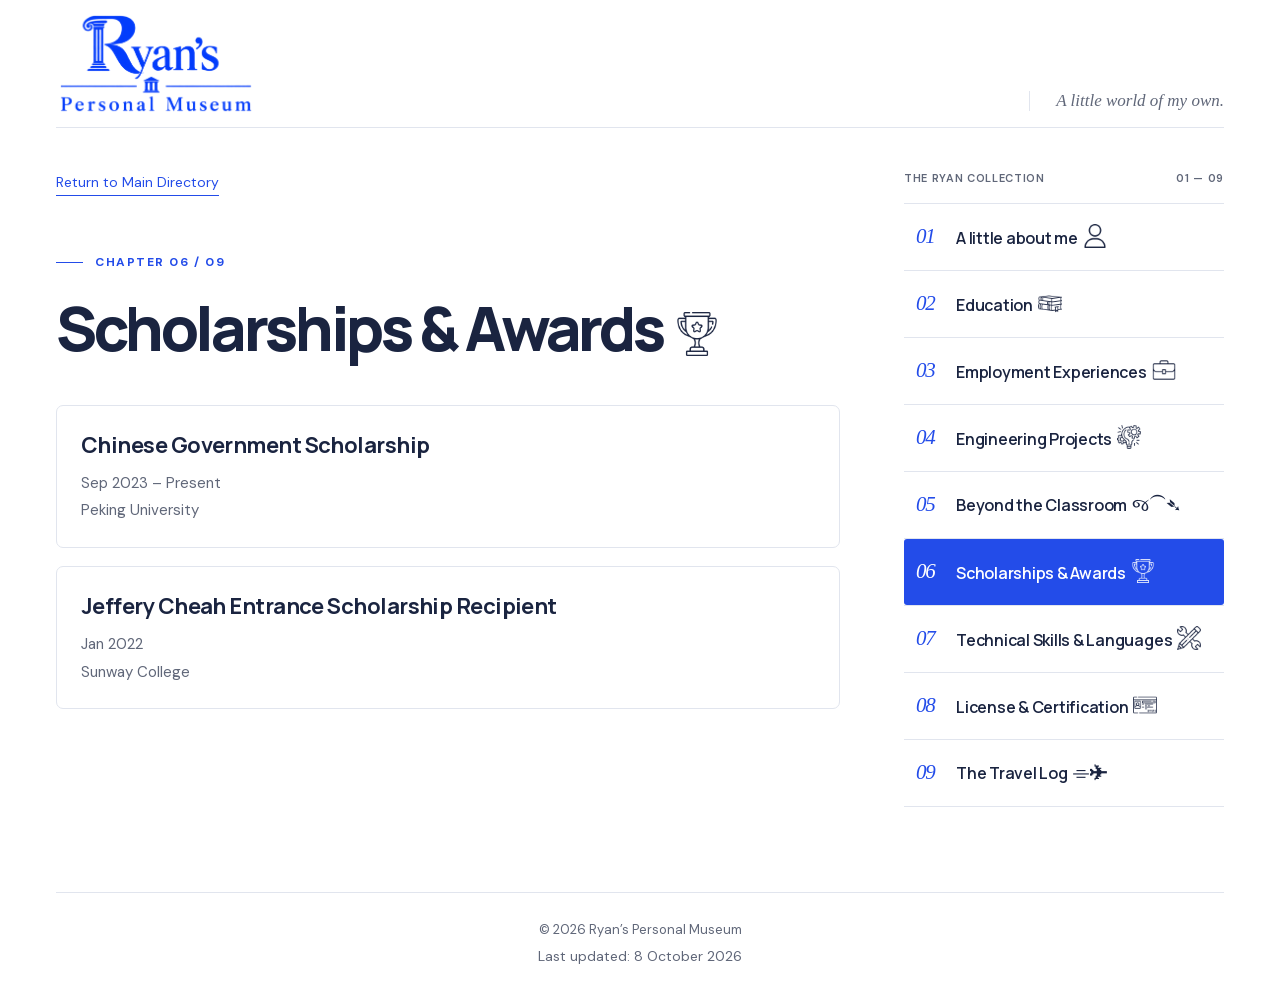
<file: scholarships-awards/index.html>
<!doctype html>
<html lang="en">
<head>
  <meta charset="utf-8">
  <meta name="viewport" content="width=device-width, initial-scale=1">
  <meta name="description" content="Scholarships &amp; Awards — a chapter of Ryan’s Personal Museum.">
  <meta name="theme-color" content="#234ce9">
  <title>Scholarships &amp; Awards · Ryan’s Personal Museum</title>
  <link rel="icon" type="image/png" href="/favicon-ryan-7318a8cf01.png" sizes="128x128">
  <link rel="stylesheet" href="/assets/fonts/fonts.css">
  <style>
    :root{--blue:#234ce9;--ink:#1a2440;--muted:#606779;--yellow:#ffdf55;--paper:#f2f5fc;--line:#e1e5ee;font-family:'DM Sans',sans-serif;color:var(--ink);background:#fff;color-scheme:light}
    *{box-sizing:border-box}html{scroll-behavior:smooth;scroll-padding-top:2rem}body{margin:0;-webkit-font-smoothing:antialiased}a{color:inherit;text-decoration:none}button{font:inherit;cursor:pointer}button:disabled{cursor:wait;opacity:.65}a,button,input{-webkit-tap-highlight-color:transparent}button:focus-visible,a:focus-visible,input:focus-visible{outline:3px solid var(--blue);outline-offset:6px}.skip{position:fixed;top:-10rem;left:1rem;z-index:5;background:#fff;padding:1rem}.skip:focus{top:1rem}[hidden]{display:none!important}
    .container{width:min(1240px,calc(100% - 112px));margin-inline:auto}.header{height:112px;display:flex;align-items:center;justify-content:space-between;border-bottom:1px solid var(--line)}.brand{display:flex;gap:12px;align-items:center}.brand-mark{width:43px;height:49px;display:grid;place-items:center;border:2px solid var(--blue);border-radius:22px 22px 4px 4px;font:italic bold 32px Georgia,serif;color:var(--blue)}.brand-name{display:block;font:italic 25px Georgia,serif;line-height:1.2}.brand-sub{display:block;font-size:12px;font-weight:700;letter-spacing:.12em;line-height:1.5}.nav{display:flex;align-items:center;gap:32px;font-size:14px}.nav a{padding:10px 0}.nav a:hover{color:var(--blue)}.nav .active{color:var(--blue);border-bottom:1px solid var(--blue)}.nav-note{font:italic 17px Georgia,serif;padding-left:26px;border-left:1px solid var(--line);color:var(--muted)}
    .hero{min-height:690px;display:grid;grid-template-columns:1.17fr 1fr;align-items:center;gap:38px;padding-block:74px 82px}.eyebrow{font-size:12px;font-weight:700;letter-spacing:.13em;color:var(--blue);display:flex;align-items:center;gap:12px;margin:0 0 24px}.eyebrow:before{content:'';height:1px;width:27px;background:currentColor}.hero h1{font-family:Manrope,sans-serif;font-size:clamp(4rem,6.5vw,6.1rem);font-weight:800;letter-spacing:-.065em;line-height:1.08;margin:0}.hero h1 span{display:block}.hero h1 .accent{color:var(--blue)}.welcome{font-size:20px;line-height:1.65;color:var(--muted);max-width:490px;margin:27px 0 29px}.welcome strong{font-weight:500;color:var(--ink)}.journey-button{display:inline-flex;align-items:center;justify-content:center;padding:18px 28px;min-height:58px;border-radius:7px;color:#fff;background:var(--blue);font-weight:600;box-shadow:0 4px 0 #1734ac;transition:transform .2s,box-shadow .2s,background .2s}.journey-button:hover{background:#163ac7;transform:translateY(-2px);box-shadow:0 6px 0 #1734ac}.little-note{margin:18px 0 0;font-size:13px;color:var(--muted)}
    .little-note.hero-email{margin-top:8px;font-size:14px;line-height:1.6}
    .portrait-area{position:relative;isolation:isolate;margin:4px 16px 0 21px;padding:20px 16px 22px}.portrait-area:before{content:'';position:absolute;inset:50px 1px 5px 30px;z-index:-1;background:var(--yellow);border-radius:6px;transform:rotate(5deg)}.portrait-frame{background:#fff;padding:16px 16px 0;border:1px solid var(--line);box-shadow:0 15px 40px #23396812;transform:rotate(-4deg);border-radius:3px}.portrait-image{height:390px;position:relative;background:var(--paper);overflow:hidden;border-radius:1px}.portrait-image img[hidden],.placeholder[hidden]{display:none}.portrait-image img{display:block;width:100%;height:100%;object-fit:cover;object-position:center}.placeholder{height:100%;display:flex;align-items:center;justify-content:center;text-align:center;padding:30px}.placeholder-letter{font:italic 104px Georgia,serif;line-height:1;color:var(--blue);margin-bottom:21px;letter-spacing:-.07em}.placeholder p{font:italic 30px/1.2 Georgia,serif;color:var(--blue);margin:0}.caption{min-height:73px;display:flex;align-items:center;justify-content:space-between;gap:15px;color:var(--ink);font-size:12px;letter-spacing:.08em}.caption-name{font-size:22px;line-height:1;letter-spacing:0}.caption span:last-child{font:italic 20px Georgia,serif;letter-spacing:0;color:var(--blue)}.portrait-tag{position:absolute;right:-8px;top:0;z-index:2;background:var(--yellow);border:1px solid #ebc234;padding:11px 17px;font-size:12px;line-height:1.5;font-weight:700;letter-spacing:.08em;transform:rotate(6deg);box-shadow:0 3px 10px #1a24400a}
    .entrance-strip{border-top:1px solid var(--line);border-bottom:1px solid var(--line);display:flex;align-items:center;justify-content:space-between;gap:20px;padding:23px 0;font-size:12px;letter-spacing:.075em;font-weight:500}.entrance-strip .museum-note{font:italic 18px Georgia,serif;letter-spacing:0;color:var(--muted)}.ticket{display:flex;align-items:center;gap:12px}.ticket-icon{font-size:22px;color:var(--blue)}
    .about{padding-block:105px 110px;display:grid;grid-template-columns:.65fr 1fr;gap:65px;align-items:start}.section-number{font:italic 52px Georgia,serif;letter-spacing:-.08em;color:var(--blue);margin:0 0 20px}.about h2{font-family:Manrope,sans-serif;font-size:42px;line-height:1.2;letter-spacing:-.045em;margin:0}.about-copy{padding-top:12px}.about-lead{font:32px/1.45 Georgia,serif;margin:0 0 19px;max-width:640px}.about-copy>p:not(.about-lead){font-size:18px;line-height:1.75;color:var(--muted);margin:0;max-width:610px}.education{display:flex;align-items:center;gap:14px;margin-top:28px;font-size:14px;color:var(--blue)}.education svg{width:26px;height:26px;flex-shrink:0}.education strong{display:block;font-weight:600;line-height:1.6}.education span{font-size:13px;color:var(--muted)}.footer{border-top:1px solid var(--line);padding:28px 0 31px;display:flex;justify-content:space-between;align-items:center;font-size:13px;color:var(--muted)}.footer a:hover{color:var(--blue)}
    .entrance-footer{justify-content:center;flex-direction:column;gap:8px;text-align:center}.last-updated{font-size:14px;line-height:1.5;white-space:nowrap}
    @media(min-width:1550px){.hero{min-height:calc(100svh - 183px)}}
    @media(max-width:1050px){.container{width:calc(100% - 64px)}.hero{gap:25px;min-height:640px}.hero h1{font-size:clamp(3.8rem,7.4vw,5rem)}.portrait-area{margin:0;padding:16px 8px 16px}.portrait-image{height:350px}.portrait-frame{padding:12px 12px 0}.welcome{font-size:18px}.nav-note{display:none}.about{gap:40px}.about-lead{font-size:28px}}
    @media(max-width:740px){.container{width:calc(100% - 40px)}.header{height:89px}.brand-mark{width:35px;height:40px;font-size:26px}.brand-name{font-size:23px}.brand-sub{font-size:10px}.nav{gap:18px;font-size:13px}.hero{grid-template-columns:1fr;padding:45px 0 50px;gap:38px}.eyebrow{margin-bottom:20px;font-size:11px}.hero h1{font-size:clamp(3.8rem,11vw,5.5rem);letter-spacing:-.065em;line-height:1.05}.welcome{font-size:18px;max-width:450px;margin:23px 0 25px}.portrait-area{width:min(380px,calc(100% - 24px));justify-self:center;margin:0 0 0 -5px;padding:18px 7px 16px}.portrait-image{height:345px}.portrait-tag{right:-12px;font-size:11px}.caption{min-height:65px}.entrance-strip{font-size:10px;gap:8px;padding:20px 0}.entrance-strip .museum-note{font-size:15px}.entrance-strip .edition{display:none}.about{grid-template-columns:1fr;padding:64px 0 65px;gap:23px}.section-number{font-size:40px;margin-bottom:13px}.about h2{font-size:35px}.about-copy{padding-top:0}.about-lead{font-size:26px}.about-copy>p:not(.about-lead){font-size:17px}.footer{gap:16px;font-size:12px;padding:24px 0}.little-note{font-size:12px}}
    @media(max-width:370px){.nav{gap:12px}.nav .active{display:none}.hero h1{font-size:3.5rem}.entrance-strip .museum-note{font-size:13px}.footer{flex-wrap:wrap}.portrait-image{height:310px}}
    @media(prefers-reduced-motion:reduce){html{scroll-behavior:auto}*,*:before,*:after{transition:none!important}}
    .header{height:128px}.header .nav{align-self:flex-end;margin-bottom:16px}.brand-logo{display:block;width:200px;max-width:100%;height:auto}
    @media(max-width:740px){.header{height:108px}.brand-logo{width:160px}}
  </style>

  <style>
    .collection-page{display:grid;grid-template-columns:.9fr 1.1fr;gap:70px;align-items:start;min-height:calc(100svh - 197px);padding:76px 0 70px}.collection-intro{padding-top:22px}.collection-page h1,.chapter-page h1{font-family:Manrope,sans-serif;font-size:clamp(46px,4.8vw,68px);font-weight:800;line-height:1.12;letter-spacing:-.055em;margin:0}.collection-page h1 span{color:var(--blue)}.collection-welcome{max-width:340px;font-size:19px;line-height:1.7;color:var(--muted);margin:25px 0 42px}.collection-ticket{display:inline-flex;align-items:center;gap:23px;background:var(--yellow);padding:23px 27px;transform:rotate(-3deg);border:1px solid #ebc234;border-radius:3px}.collection-count{font:italic 62px/1 Georgia,serif;letter-spacing:-.08em;color:var(--ink)}.collection-ticket>span:last-child{font-size:12px;line-height:1.9;font-weight:600;letter-spacing:.07em}.collection-list-heading{display:flex;justify-content:space-between;gap:20px;font-size:12px;font-weight:600;letter-spacing:.09em;padding:0 18px 19px;color:var(--muted)}.chapter-list{margin:0;padding:0;list-style:none;border-top:1px solid var(--line)}.chapter-list li{border-bottom:1px solid var(--line)}.chapter-link{display:grid;grid-template-columns:44px 1fr;gap:21px;align-items:center;min-height:81px;padding:19px 18px;border-radius:3px;transition:background .2s,color .2s}.chapter-link:hover{background:var(--paper);color:var(--blue)}.chapter-link:focus-visible{outline-offset:-3px;background:var(--paper)}.chapter-number{font:italic 26px/1.2 Georgia,serif;color:var(--blue);letter-spacing:-.06em}.chapter-title{font-family:Manrope,sans-serif;font-size:21px;font-weight:600;line-height:1.4;letter-spacing:-.02em}.chapter-link:hover .chapter-title{text-decoration:underline;text-underline-offset:5px;text-decoration-thickness:1px}.collection-footnote{font:italic 17px/1.5 Georgia,serif;color:var(--muted);padding:0 18px;margin:22px 0 0}.back-link{display:inline-block;color:var(--blue);font-size:14px;border-bottom:1px solid currentColor;padding-bottom:4px;margin-bottom:58px}.back-link:hover{color:var(--ink)}.chapter-page{min-height:calc(100svh - 197px);padding:43px 0 85px;max-width:850px}.chapter-page h1{max-width:800px;overflow-wrap:break-word}.chapter-empty{margin-top:42px;border-top:1px solid var(--line);padding-top:26px}.chapter-status{display:inline-block;padding:7px 12px;background:var(--yellow);font-size:12px;letter-spacing:.09em;font-weight:600;border-radius:3px}.chapter-empty p{font-size:19px;line-height:1.7;color:var(--muted);margin:18px 0 0}.collection-footer{gap:20px}.collection-footer a{color:var(--blue)}
    @media(max-width:1050px){.collection-page{gap:40px;padding-top:58px}.collection-page h1{font-size:52px}.chapter-title{font-size:19px}.chapter-link{gap:14px;padding-inline:13px}.collection-list-heading,.collection-footnote{padding-inline:13px}.collection-welcome{font-size:18px}}
    @media(max-width:740px){.collection-page{grid-template-columns:1fr;gap:38px;padding:41px 0 48px}.collection-intro{padding:0}.collection-page h1,.chapter-page h1{font-size:clamp(42px,9vw,56px)}.collection-page .eyebrow,.chapter-page .eyebrow{font-size:12px}.collection-welcome{font-size:17px;max-width:370px;margin:20px 0 24px}.collection-ticket{padding:12px 19px;gap:16px;transform:rotate(-2deg)}.collection-count{font-size:39px}.collection-ticket>span:last-child{font-size:12px;line-height:1.7}.chapter-link{min-height:79px;grid-template-columns:32px 1fr;gap:15px;padding:19px 10px}.chapter-title{font-size:18px}.chapter-number{font-size:24px}.collection-list-heading{font-size:12px;padding-inline:10px;padding-bottom:17px;letter-spacing:.04em}.collection-footnote{font-size:16px;padding-inline:10px;margin-top:19px}.collection-footer{align-items:flex-start;flex-wrap:wrap;font-size:12px}.chapter-page{padding:30px 0 60px;min-height:calc(100svh - 195px)}.back-link{margin-bottom:47px}.chapter-empty{margin-top:31px}.chapter-empty p{font-size:17px}}
    .chapter-footer{justify-content:center;flex-direction:column;gap:8px;text-align:center}
    .chapter-story{max-width:720px;margin-top:42px;border-top:1px solid var(--line);padding-top:30px}.chapter-story>p{font-size:1.125rem;line-height:1.85;color:var(--muted);margin:0 0 24px}.chapter-story .story-intro{font-size:1.25rem;line-height:1.75;color:var(--ink)}.chapter-story .story-motto-intro{margin-bottom:14px;color:var(--ink)}.story-motto{margin:0;padding:24px 28px;background:var(--paper);border-left:3px solid var(--blue);border-radius:0 3px 3px 0}.story-motto p{margin:0;font:italic 1.5rem/1.6 Georgia,serif;color:var(--blue)}
    @media(max-width:740px){.chapter-story{margin-top:31px;padding-top:24px}.chapter-story>p{font-size:1.0625rem;margin-bottom:22px}.chapter-story .story-intro{font-size:1.125rem}.story-motto{padding:20px}.story-motto p{font-size:1.25rem}}
    .collection-page{grid-template-columns:1fr;gap:40px}
    .collection-intro{padding-top:0}
    .collection-welcome{max-width:740px;margin:20px 0 0}
    .collection-list-heading,.collection-footnote{padding-inline:0}
    .chapter-emoji{display:inline-block;white-space:nowrap;margin-left:2px;font-weight:400;letter-spacing:0}
    .chapter-image-icon{display:inline-block;width:1.35em;height:1.35em;background:currentColor;vertical-align:-.24em;-webkit-mask-image:var(--chapter-icon);mask-image:var(--chapter-icon);-webkit-mask-size:contain;mask-size:contain;-webkit-mask-position:center;mask-position:center;-webkit-mask-repeat:no-repeat;mask-repeat:no-repeat}
    .chapter-image-icon--education{transform:translateY(-.15em)}
    .chapter-heading-ending{white-space:nowrap}
    .chapter-heading-emoji{display:inline-block;white-space:nowrap;margin-left:.08em;font-size:.72em;line-height:1.2;font-weight:400;letter-spacing:0;vertical-align:baseline}
    .chapter-heading-emoji .chapter-image-icon{width:1em;height:1em;vertical-align:-.12em}
    .chapter-page{display:grid;grid-template-columns:minmax(0,1fr) 320px;gap:clamp(36px,5vw,64px);align-items:start;max-width:none}
    .chapter-content{min-width:0}
    .chapter-sidebar{position:sticky;top:32px;min-width:0}
    .chapter-sidebar .collection-list-heading{padding:0 0 18px;font-size:11px;letter-spacing:.06em}
    .chapter-sidebar .chapter-link{grid-template-columns:28px minmax(0,1fr);gap:12px;min-height:66px;padding:15px 12px}
    .chapter-sidebar .chapter-number{font-size:21px}
    .chapter-sidebar .chapter-title{font-size:16px;letter-spacing:-.015em}
    .chapter-sidebar .chapter-emoji{font-size:18px}
    .chapter-sidebar .chapter-link[aria-current="page"]{background:var(--blue);color:#fff}
    .chapter-sidebar .chapter-link[aria-current="page"] .chapter-number{color:#fff}
    .chapter-sidebar .chapter-link[aria-current="page"]:focus-visible{outline-color:var(--yellow)}
    @media(max-width:1050px){.chapter-page{grid-template-columns:minmax(0,1fr) 280px;gap:32px}}
    @media(max-width:740px){.chapter-page{grid-template-columns:minmax(0,1fr);gap:42px}.chapter-sidebar{position:static}.chapter-sidebar .chapter-link{min-height:64px}.chapter-sidebar .chapter-title{font-size:17px}}
    .education-list{display:grid;gap:18px;margin-top:42px}
    .classroom-programs{grid-template-columns:minmax(0,1fr)}
    .classroom-programs>.education-card{min-width:0}
    .scholarship-list{grid-template-columns:minmax(0,1fr)}
    .scholarship-card{min-width:0;padding:24px;border:1px solid var(--line);border-radius:7px;background:#fff}
    .scholarship-card h2{margin:0}
    @media(max-width:1050px){.scholarship-card{padding:20px}}
    .skills-content{display:grid;gap:34px;margin-top:42px}
    .skill-group{min-width:0}
    .skill-group>h2{margin:0 0 16px;font-family:Manrope,sans-serif;font-size:22px;line-height:1.4;font-weight:700;letter-spacing:-.025em;color:var(--ink)}
    .skill-grid{display:grid;grid-template-columns:repeat(auto-fit,minmax(min(100%,300px),1fr));gap:14px}
    .skill-card{display:grid;grid-template-columns:minmax(0,1fr)96px;align-items:center;gap:16px;min-width:0;min-height:116px;padding:20px;border:1px solid var(--line);border-radius:7px;background:#fff}
    .skill-card h3{margin:0;min-width:0;font-family:Manrope,sans-serif;font-size:18px;line-height:1.6;font-weight:700;letter-spacing:-.015em;color:var(--ink);overflow-wrap:break-word}
    .skill-info{min-width:0}
    .skill-card.language-card{grid-template-columns:minmax(0,1fr)}
    .skill-proficiency{margin:8px 0 0;font-size:15px;line-height:1.65;color:var(--muted)}
    .skill-image{display:block;width:96px;max-width:100%;height:80px;object-fit:contain;justify-self:end}
    @media(max-width:580px){.skills-content{gap:28px;margin-top:31px}.skill-card{grid-template-columns:minmax(0,1fr)64px;gap:12px;min-height:100px;padding:16px}.skill-card h3{font-size:17px}.skill-image{width:64px;height:64px}}
    .education-card{border:1px solid var(--line);border-radius:7px;background:#fff;transition:border-color .2s}
    .education-card:hover,.education-card[open]{border-color:#b7c4f5}
    .education-card summary{display:block;padding:24px;list-style:none;cursor:pointer;border-radius:7px}
    .education-card summary::-webkit-details-marker{display:none}
    .education-card summary::marker{content:''}
    .education-card summary:focus-visible{outline:3px solid var(--blue);outline-offset:4px}
    .education-card-head{display:grid;grid-template-columns:minmax(0,1fr) 180px;gap:24px;align-items:center}
    .education-info{min-width:0}
    .education-school-name{display:block;font-family:Manrope,sans-serif;font-size:22px;line-height:1.4;font-weight:700;letter-spacing:-.025em;color:var(--ink)}
    .education-highlight{display:block;margin-top:8px;font-size:16px;line-height:1.6;font-weight:700;color:var(--ink)}
    .education-period,.education-location{display:block;font-size:15px;line-height:1.65;color:var(--muted)}
    .education-period{margin-top:10px}.education-location{margin-top:3px}
    .education-logo{display:block;width:180px;max-width:100%;height:auto;object-fit:contain;justify-self:end}
    .education-toggle{display:flex;align-items:center;justify-content:space-between;gap:16px;margin-top:18px;font-size:13px;line-height:1.5;font-weight:500;color:var(--blue)}
    .education-toggle svg{width:20px;height:20px;flex-shrink:0;transition:transform .2s}
    .education-card .collapse-label,.education-card[open] .expand-label{display:none}
    .education-card[open] .collapse-label{display:inline}
    .education-card[open] .education-toggle svg{transform:rotate(45deg)}
    .education-description{min-height:96px;border-top:1px solid var(--line);margin:0 24px 24px;padding-top:22px}
    .education-description p{margin:0;font-size:17px;line-height:1.75;color:var(--muted)}
    .project-module{min-width:0;border:1px solid var(--line);border-radius:7px;background:#fff}
    .project-module>.education-card{border:0;background:transparent}
    .project-report{display:flex;flex-wrap:wrap;align-items:center;gap:8px 18px;border-top:1px solid var(--line);margin:0 24px;padding:18px 0 22px}
    .project-report-link{font:inherit;font-size:14px;line-height:1.5;color:var(--blue);background:none;border:0;padding:0;text-align:left;text-decoration:underline;text-underline-offset:4px}
    .project-report-link:hover{color:var(--ink)}
    .project-report-link:focus-visible{outline:3px solid var(--blue);outline-offset:4px}
    .project-report-link:disabled{cursor:not-allowed;color:var(--muted);text-decoration:none}
    .project-report-status{font-size:13px;line-height:1.5;color:var(--muted)}
    .engineering-projects-content{margin-top:30px}
    .engineering-projects-content .education-list{grid-template-columns:minmax(0,1fr);margin-top:20px}
    .project-language-note{flex:1 1 260px;margin:0;font-size:14px;line-height:1.6;color:var(--muted)}
    .project-gallery{margin-top:28px;min-width:0}
    .gallery-stage{position:relative;min-width:0}
    .gallery-image-button{position:relative;display:block;width:100%;padding:0;border:1px solid var(--line);border-radius:6px;background:var(--paper);cursor:zoom-in;overflow:hidden}
    .gallery-main-image{display:block;width:100%;height:clamp(200px,32vw,400px);object-fit:contain}
    .gallery-enlarge-label{position:absolute;right:12px;top:12px;padding:6px 10px;background:rgba(255,255,255,.94);border:1px solid var(--line);border-radius:4px;font-size:12px;font-weight:500;color:var(--ink)}
    .gallery-arrow,.gallery-close{display:inline-flex;align-items:center;justify-content:center;width:44px;height:44px;padding:0;border:1px solid var(--line);border-radius:50%;background:rgba(255,255,255,.96);color:var(--blue);flex-shrink:0}
    .gallery-arrow{position:absolute;top:50%;transform:translateY(-50%)}
    .gallery-previous{left:10px}.gallery-next{right:10px}
    .gallery-arrow svg,.gallery-close svg{width:22px;height:22px}
    .gallery-arrow:hover,.gallery-close:hover{background:var(--blue);border-color:var(--blue);color:#fff}
    .gallery-caption{display:flex;justify-content:flex-end;align-items:center;gap:16px;margin-top:12px;font-size:14px;line-height:1.5;color:var(--muted)}
    .gallery-position{white-space:nowrap;font-variant-numeric:tabular-nums;color:var(--blue)}
    .gallery-thumbnails{display:flex;gap:10px;overflow-x:auto;min-width:0;width:100%;max-width:100%;margin-top:16px;padding:5px 4px 9px;scrollbar-width:thin;scrollbar-color:#c5cef0 transparent}
    .gallery-thumbnail{flex:0 0 96px;height:68px;padding:3px;border:2px solid transparent;border-radius:5px;background:var(--paper);transition:border-color .15s,background .15s}
    .gallery-thumbnail img{display:block;width:100%;height:100%;object-fit:contain;border-radius:2px}
    .gallery-thumbnail[aria-current="true"]{border-color:var(--blue);background:#edf1ff}
    .gallery-image-button:focus-visible,.gallery-thumbnail:focus-visible,.gallery-arrow:focus-visible,.gallery-close:focus-visible{outline:3px solid var(--blue);outline-offset:2px}
    .gallery-viewer{width:min(1200px,calc(100vw - 40px));max-width:none;max-height:calc(100svh - 32px);padding:20px;border:1px solid var(--line);border-radius:9px;background:#fff;color:var(--ink);overflow:auto}
    .gallery-viewer::backdrop{background:rgba(16,25,48,.8)}
    .gallery-viewer-header{display:flex;align-items:center;justify-content:space-between;gap:20px;margin-bottom:14px}
    .gallery-viewer-header h2{margin:0;font-family:Manrope,sans-serif;font-size:18px;line-height:1.4;font-weight:700;letter-spacing:-.02em}
    .gallery-viewer-stage{border-radius:6px;background:var(--paper);overflow:hidden}
    .gallery-viewer-image{display:block;width:100%;height:min(72svh,760px);object-fit:contain}
    @media(max-width:580px){.gallery-thumbnail{flex-basis:78px;height:58px}.gallery-viewer{width:calc(100vw - 20px);padding:12px}.gallery-viewer-header h2{font-size:16px}.gallery-viewer-image{height:66svh}.gallery-enlarge-label{top:8px;right:8px}.gallery-previous{left:7px}.gallery-next{right:7px}}
    @media(prefers-reduced-motion:reduce){.gallery-thumbnail{transition:none}}
    @media(max-width:1050px){.education-card summary{padding:20px}.education-card-head{grid-template-columns:minmax(0,1fr) 110px;gap:16px}.education-logo{width:110px}.education-school-name{font-size:19px}.education-description{margin:0 20px 20px}}
    @media(max-width:1050px){.project-report{margin-inline:20px}}
    @media(max-width:740px){.education-list{margin-top:31px}}
    @media(max-width:580px){.education-card-head{grid-template-columns:minmax(0,1fr);gap:14px}.education-logo{width:140px}.education-school-name{font-size:20px}}
  </style>
</head>
<body>
  <a class="skip" href="#main">Skip to content</a>
  <div class="container"><header class="header">
      <a class="brand" href="/" aria-label="Ryan’s Personal Museum, home"><img class="brand-logo" src="/assets/ryan-full-logo-3eee0b24a0.png" alt="Ryan’s Personal Museum" width="811" height="427"></a>
      <div class="nav"><span class="nav-note">A little world of my own.</span></div>
    </header>
    <main class="chapter-page" id="main">
      <div class="chapter-content">
        <a class="back-link" href="/journey">Return to Main Directory</a>
        <p class="eyebrow">CHAPTER 06 / 09</p>
        <h1>Scholarships &amp; <span class="chapter-heading-ending">Awards <span class="chapter-heading-emoji" aria-hidden="true"><span class="chapter-image-icon" style="--chapter-icon:url('/assets/collection-scholarships-awards-88cdcea66436.png')"></span></span></span></h1>
        <section class="education-list scholarship-list" aria-label="Scholarships and awards">
        <article class="scholarship-card">
          <h2 class="education-school-name">Chinese Government Scholarship</h2>
          <span class="education-period">Sep 2023 – Present</span>
          <span class="education-location">Peking University</span>
        </article>
        <article class="scholarship-card">
          <h2 class="education-school-name">Jeffery Cheah Entrance Scholarship Recipient</h2>
          <span class="education-period">Jan 2022</span>
          <span class="education-location">Sunway College</span>
        </article>
      </section>
      </div>
      
      <nav class="chapter-navigation chapter-sidebar" aria-label="Museum collections">
        <div class="collection-list-heading"><span>THE RYAN COLLECTION</span><span>01 — 09</span></div>
        <ol class="chapter-list">
          <li><a class="chapter-link" href="/about-me"><span class="chapter-number" aria-hidden="true">01</span><span class="chapter-title">A little about me <span class="chapter-emoji" aria-hidden="true"><span class="chapter-image-icon" style="--chapter-icon:url('/assets/collection-about-me-6a48cc3041eb.png')"></span></span></span></a></li>
          <li><a class="chapter-link" href="/education"><span class="chapter-number" aria-hidden="true">02</span><span class="chapter-title">Education <span class="chapter-emoji" aria-hidden="true"><span class="chapter-image-icon chapter-image-icon--education" style="--chapter-icon:url('/assets/collection-education-22a7ab5d7e4b.png')"></span></span></span></a></li>
          <li><a class="chapter-link" href="/employment-experiences"><span class="chapter-number" aria-hidden="true">03</span><span class="chapter-title">Employment Experiences <span class="chapter-emoji" aria-hidden="true"><span class="chapter-image-icon" style="--chapter-icon:url('/assets/collection-employment-experiences-5f4cc6c83784.png')"></span></span></span></a></li>
          <li><a class="chapter-link" href="/engineering-projects"><span class="chapter-number" aria-hidden="true">04</span><span class="chapter-title">Engineering Projects <span class="chapter-emoji" aria-hidden="true"><span class="chapter-image-icon" style="--chapter-icon:url('/assets/collection-engineering-projects-86554e277fe8.png')"></span></span></span></a></li>
          <li><a class="chapter-link" href="/beyond-the-classroom"><span class="chapter-number" aria-hidden="true">05</span><span class="chapter-title">Beyond the Classroom <span class="chapter-emoji" aria-hidden="true">જ⁀➴</span></span></a></li>
          <li><a class="chapter-link" href="/scholarships-awards" aria-current="page"><span class="chapter-number" aria-hidden="true">06</span><span class="chapter-title">Scholarships &amp; Awards <span class="chapter-emoji" aria-hidden="true"><span class="chapter-image-icon" style="--chapter-icon:url('/assets/collection-scholarships-awards-88cdcea66436.png')"></span></span></span></a></li>
          <li><a class="chapter-link" href="/technical-skills-languages"><span class="chapter-number" aria-hidden="true">07</span><span class="chapter-title">Technical Skills &amp; Languages <span class="chapter-emoji" aria-hidden="true"><span class="chapter-image-icon" style="--chapter-icon:url('/assets/collection-technical-skills-languages-c193c7332fa7.png')"></span></span></span></a></li>
          <li><a class="chapter-link" href="/license-certification"><span class="chapter-number" aria-hidden="true">08</span><span class="chapter-title">License &amp; Certification <span class="chapter-emoji" aria-hidden="true"><span class="chapter-image-icon" style="--chapter-icon:url('/assets/collection-license-certification-ed78a964f754.png')"></span></span></span></a></li>
          <li><a class="chapter-link" href="/travel-log"><span class="chapter-number" aria-hidden="true">09</span><span class="chapter-title">The Travel Log <span class="chapter-emoji" aria-hidden="true">⌯✈︎</span></span></a></li>
        </ol>
        
      </nav>
    </main>
    <footer class="footer chapter-footer"><span>© 2026 Ryan’s Personal Museum</span><span class="last-updated">Last updated: <time datetime="2026-10-08">8 October 2026</time></span></footer>
  </div>
  
</body>
</html>
</file>
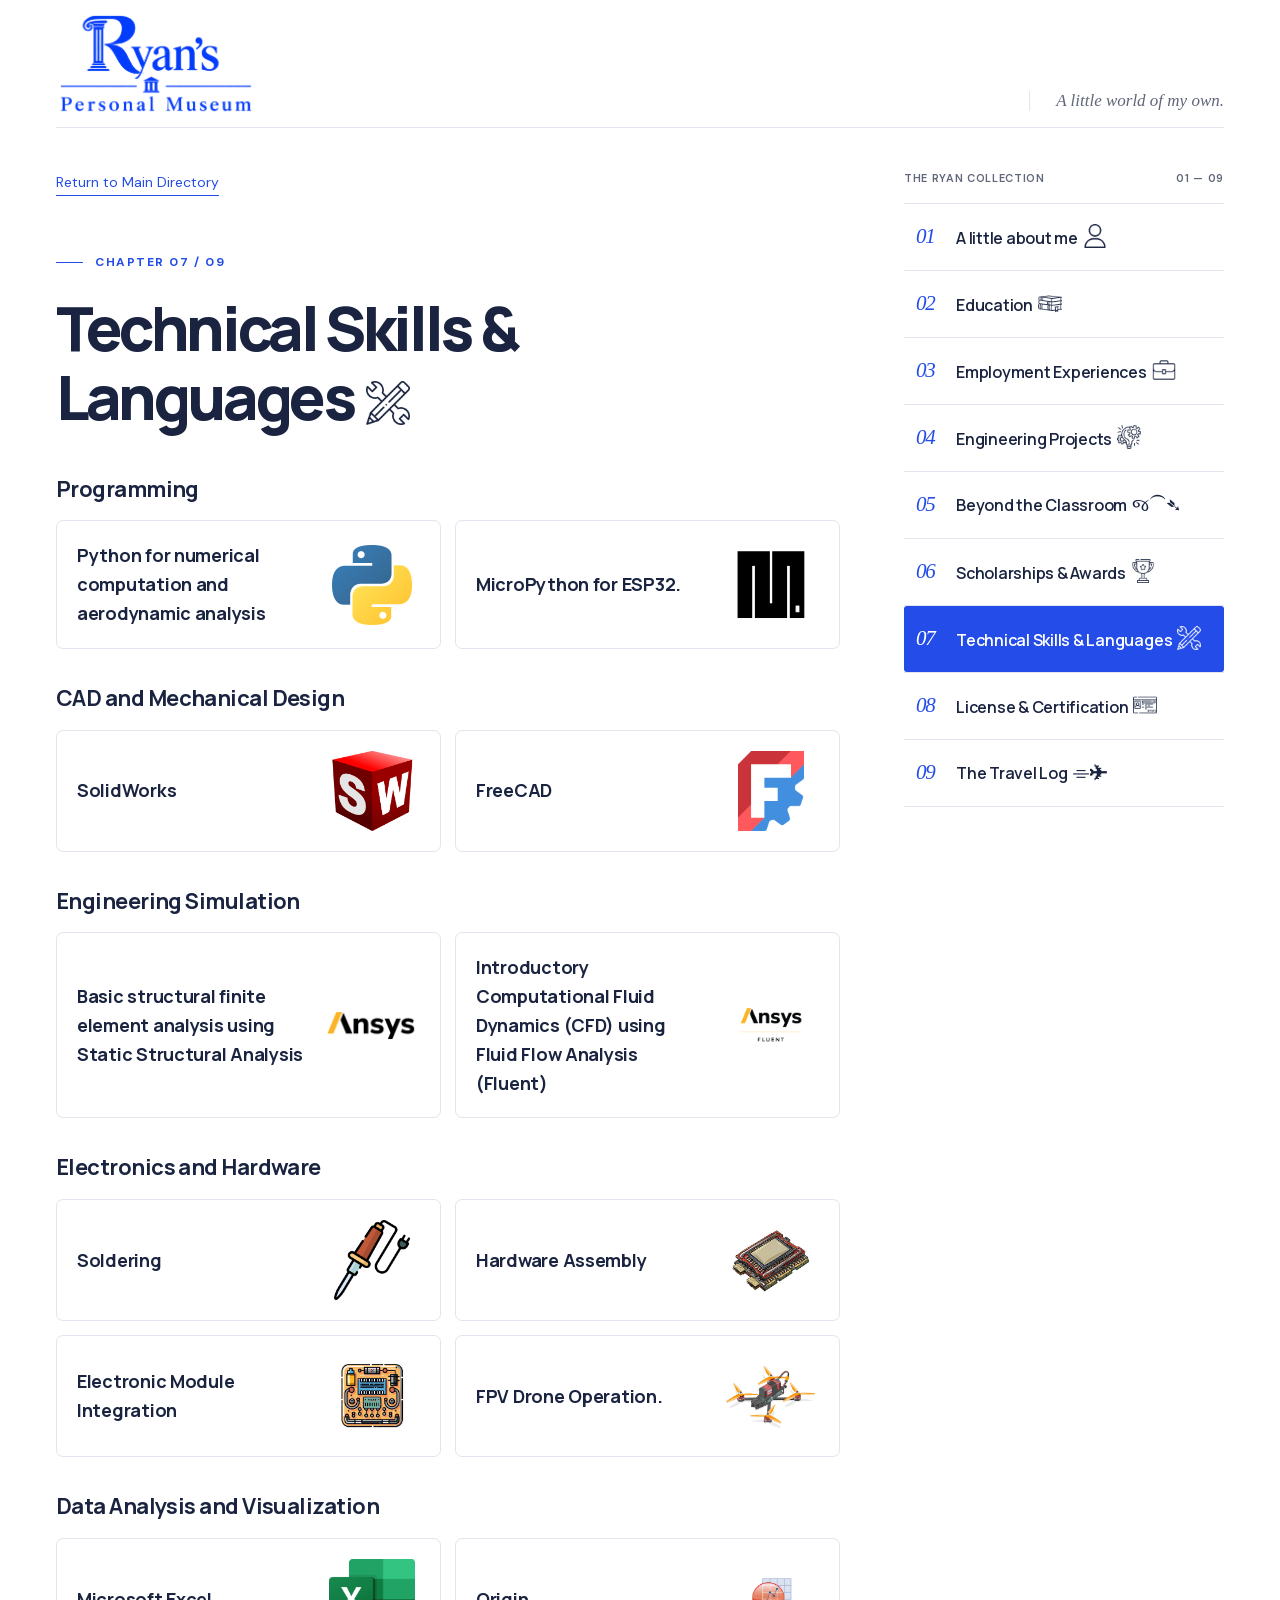
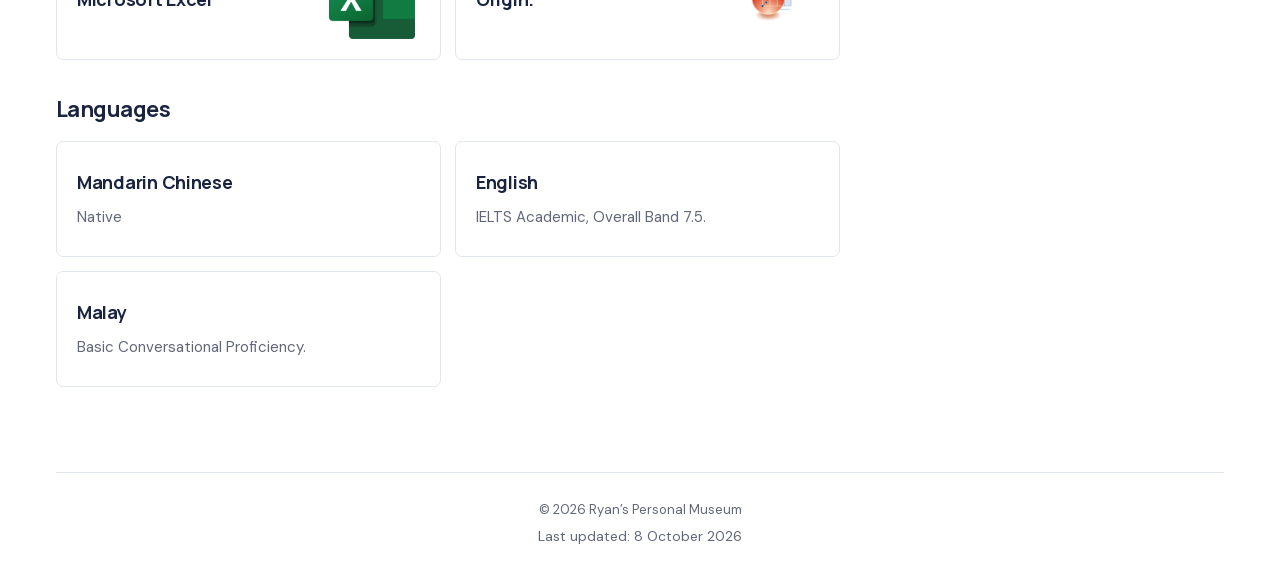
<file: technical-skills-languages/index.html>
<!doctype html>
<html lang="en">
<head>
  <meta charset="utf-8">
  <meta name="viewport" content="width=device-width, initial-scale=1">
  <meta name="description" content="Technical Skills &amp; Languages — a chapter of Ryan’s Personal Museum.">
  <meta name="theme-color" content="#234ce9">
  <title>Technical Skills &amp; Languages · Ryan’s Personal Museum</title>
  <link rel="icon" type="image/png" href="/favicon-ryan-7318a8cf01.png" sizes="128x128">
  <link rel="stylesheet" href="/assets/fonts/fonts.css">
  <style>
    :root{--blue:#234ce9;--ink:#1a2440;--muted:#606779;--yellow:#ffdf55;--paper:#f2f5fc;--line:#e1e5ee;font-family:'DM Sans',sans-serif;color:var(--ink);background:#fff;color-scheme:light}
    *{box-sizing:border-box}html{scroll-behavior:smooth;scroll-padding-top:2rem}body{margin:0;-webkit-font-smoothing:antialiased}a{color:inherit;text-decoration:none}button{font:inherit;cursor:pointer}button:disabled{cursor:wait;opacity:.65}a,button,input{-webkit-tap-highlight-color:transparent}button:focus-visible,a:focus-visible,input:focus-visible{outline:3px solid var(--blue);outline-offset:6px}.skip{position:fixed;top:-10rem;left:1rem;z-index:5;background:#fff;padding:1rem}.skip:focus{top:1rem}[hidden]{display:none!important}
    .container{width:min(1240px,calc(100% - 112px));margin-inline:auto}.header{height:112px;display:flex;align-items:center;justify-content:space-between;border-bottom:1px solid var(--line)}.brand{display:flex;gap:12px;align-items:center}.brand-mark{width:43px;height:49px;display:grid;place-items:center;border:2px solid var(--blue);border-radius:22px 22px 4px 4px;font:italic bold 32px Georgia,serif;color:var(--blue)}.brand-name{display:block;font:italic 25px Georgia,serif;line-height:1.2}.brand-sub{display:block;font-size:12px;font-weight:700;letter-spacing:.12em;line-height:1.5}.nav{display:flex;align-items:center;gap:32px;font-size:14px}.nav a{padding:10px 0}.nav a:hover{color:var(--blue)}.nav .active{color:var(--blue);border-bottom:1px solid var(--blue)}.nav-note{font:italic 17px Georgia,serif;padding-left:26px;border-left:1px solid var(--line);color:var(--muted)}
    .hero{min-height:690px;display:grid;grid-template-columns:1.17fr 1fr;align-items:center;gap:38px;padding-block:74px 82px}.eyebrow{font-size:12px;font-weight:700;letter-spacing:.13em;color:var(--blue);display:flex;align-items:center;gap:12px;margin:0 0 24px}.eyebrow:before{content:'';height:1px;width:27px;background:currentColor}.hero h1{font-family:Manrope,sans-serif;font-size:clamp(4rem,6.5vw,6.1rem);font-weight:800;letter-spacing:-.065em;line-height:1.08;margin:0}.hero h1 span{display:block}.hero h1 .accent{color:var(--blue)}.welcome{font-size:20px;line-height:1.65;color:var(--muted);max-width:490px;margin:27px 0 29px}.welcome strong{font-weight:500;color:var(--ink)}.journey-button{display:inline-flex;align-items:center;justify-content:center;padding:18px 28px;min-height:58px;border-radius:7px;color:#fff;background:var(--blue);font-weight:600;box-shadow:0 4px 0 #1734ac;transition:transform .2s,box-shadow .2s,background .2s}.journey-button:hover{background:#163ac7;transform:translateY(-2px);box-shadow:0 6px 0 #1734ac}.little-note{margin:18px 0 0;font-size:13px;color:var(--muted)}
    .little-note.hero-email{margin-top:8px;font-size:14px;line-height:1.6}
    .portrait-area{position:relative;isolation:isolate;margin:4px 16px 0 21px;padding:20px 16px 22px}.portrait-area:before{content:'';position:absolute;inset:50px 1px 5px 30px;z-index:-1;background:var(--yellow);border-radius:6px;transform:rotate(5deg)}.portrait-frame{background:#fff;padding:16px 16px 0;border:1px solid var(--line);box-shadow:0 15px 40px #23396812;transform:rotate(-4deg);border-radius:3px}.portrait-image{height:390px;position:relative;background:var(--paper);overflow:hidden;border-radius:1px}.portrait-image img[hidden],.placeholder[hidden]{display:none}.portrait-image img{display:block;width:100%;height:100%;object-fit:cover;object-position:center}.placeholder{height:100%;display:flex;align-items:center;justify-content:center;text-align:center;padding:30px}.placeholder-letter{font:italic 104px Georgia,serif;line-height:1;color:var(--blue);margin-bottom:21px;letter-spacing:-.07em}.placeholder p{font:italic 30px/1.2 Georgia,serif;color:var(--blue);margin:0}.caption{min-height:73px;display:flex;align-items:center;justify-content:space-between;gap:15px;color:var(--ink);font-size:12px;letter-spacing:.08em}.caption-name{font-size:22px;line-height:1;letter-spacing:0}.caption span:last-child{font:italic 20px Georgia,serif;letter-spacing:0;color:var(--blue)}.portrait-tag{position:absolute;right:-8px;top:0;z-index:2;background:var(--yellow);border:1px solid #ebc234;padding:11px 17px;font-size:12px;line-height:1.5;font-weight:700;letter-spacing:.08em;transform:rotate(6deg);box-shadow:0 3px 10px #1a24400a}
    .entrance-strip{border-top:1px solid var(--line);border-bottom:1px solid var(--line);display:flex;align-items:center;justify-content:space-between;gap:20px;padding:23px 0;font-size:12px;letter-spacing:.075em;font-weight:500}.entrance-strip .museum-note{font:italic 18px Georgia,serif;letter-spacing:0;color:var(--muted)}.ticket{display:flex;align-items:center;gap:12px}.ticket-icon{font-size:22px;color:var(--blue)}
    .about{padding-block:105px 110px;display:grid;grid-template-columns:.65fr 1fr;gap:65px;align-items:start}.section-number{font:italic 52px Georgia,serif;letter-spacing:-.08em;color:var(--blue);margin:0 0 20px}.about h2{font-family:Manrope,sans-serif;font-size:42px;line-height:1.2;letter-spacing:-.045em;margin:0}.about-copy{padding-top:12px}.about-lead{font:32px/1.45 Georgia,serif;margin:0 0 19px;max-width:640px}.about-copy>p:not(.about-lead){font-size:18px;line-height:1.75;color:var(--muted);margin:0;max-width:610px}.education{display:flex;align-items:center;gap:14px;margin-top:28px;font-size:14px;color:var(--blue)}.education svg{width:26px;height:26px;flex-shrink:0}.education strong{display:block;font-weight:600;line-height:1.6}.education span{font-size:13px;color:var(--muted)}.footer{border-top:1px solid var(--line);padding:28px 0 31px;display:flex;justify-content:space-between;align-items:center;font-size:13px;color:var(--muted)}.footer a:hover{color:var(--blue)}
    .entrance-footer{justify-content:center;flex-direction:column;gap:8px;text-align:center}.last-updated{font-size:14px;line-height:1.5;white-space:nowrap}
    @media(min-width:1550px){.hero{min-height:calc(100svh - 183px)}}
    @media(max-width:1050px){.container{width:calc(100% - 64px)}.hero{gap:25px;min-height:640px}.hero h1{font-size:clamp(3.8rem,7.4vw,5rem)}.portrait-area{margin:0;padding:16px 8px 16px}.portrait-image{height:350px}.portrait-frame{padding:12px 12px 0}.welcome{font-size:18px}.nav-note{display:none}.about{gap:40px}.about-lead{font-size:28px}}
    @media(max-width:740px){.container{width:calc(100% - 40px)}.header{height:89px}.brand-mark{width:35px;height:40px;font-size:26px}.brand-name{font-size:23px}.brand-sub{font-size:10px}.nav{gap:18px;font-size:13px}.hero{grid-template-columns:1fr;padding:45px 0 50px;gap:38px}.eyebrow{margin-bottom:20px;font-size:11px}.hero h1{font-size:clamp(3.8rem,11vw,5.5rem);letter-spacing:-.065em;line-height:1.05}.welcome{font-size:18px;max-width:450px;margin:23px 0 25px}.portrait-area{width:min(380px,calc(100% - 24px));justify-self:center;margin:0 0 0 -5px;padding:18px 7px 16px}.portrait-image{height:345px}.portrait-tag{right:-12px;font-size:11px}.caption{min-height:65px}.entrance-strip{font-size:10px;gap:8px;padding:20px 0}.entrance-strip .museum-note{font-size:15px}.entrance-strip .edition{display:none}.about{grid-template-columns:1fr;padding:64px 0 65px;gap:23px}.section-number{font-size:40px;margin-bottom:13px}.about h2{font-size:35px}.about-copy{padding-top:0}.about-lead{font-size:26px}.about-copy>p:not(.about-lead){font-size:17px}.footer{gap:16px;font-size:12px;padding:24px 0}.little-note{font-size:12px}}
    @media(max-width:370px){.nav{gap:12px}.nav .active{display:none}.hero h1{font-size:3.5rem}.entrance-strip .museum-note{font-size:13px}.footer{flex-wrap:wrap}.portrait-image{height:310px}}
    @media(prefers-reduced-motion:reduce){html{scroll-behavior:auto}*,*:before,*:after{transition:none!important}}
    .header{height:128px}.header .nav{align-self:flex-end;margin-bottom:16px}.brand-logo{display:block;width:200px;max-width:100%;height:auto}
    @media(max-width:740px){.header{height:108px}.brand-logo{width:160px}}
  </style>

  <style>
    .collection-page{display:grid;grid-template-columns:.9fr 1.1fr;gap:70px;align-items:start;min-height:calc(100svh - 197px);padding:76px 0 70px}.collection-intro{padding-top:22px}.collection-page h1,.chapter-page h1{font-family:Manrope,sans-serif;font-size:clamp(46px,4.8vw,68px);font-weight:800;line-height:1.12;letter-spacing:-.055em;margin:0}.collection-page h1 span{color:var(--blue)}.collection-welcome{max-width:340px;font-size:19px;line-height:1.7;color:var(--muted);margin:25px 0 42px}.collection-ticket{display:inline-flex;align-items:center;gap:23px;background:var(--yellow);padding:23px 27px;transform:rotate(-3deg);border:1px solid #ebc234;border-radius:3px}.collection-count{font:italic 62px/1 Georgia,serif;letter-spacing:-.08em;color:var(--ink)}.collection-ticket>span:last-child{font-size:12px;line-height:1.9;font-weight:600;letter-spacing:.07em}.collection-list-heading{display:flex;justify-content:space-between;gap:20px;font-size:12px;font-weight:600;letter-spacing:.09em;padding:0 18px 19px;color:var(--muted)}.chapter-list{margin:0;padding:0;list-style:none;border-top:1px solid var(--line)}.chapter-list li{border-bottom:1px solid var(--line)}.chapter-link{display:grid;grid-template-columns:44px 1fr;gap:21px;align-items:center;min-height:81px;padding:19px 18px;border-radius:3px;transition:background .2s,color .2s}.chapter-link:hover{background:var(--paper);color:var(--blue)}.chapter-link:focus-visible{outline-offset:-3px;background:var(--paper)}.chapter-number{font:italic 26px/1.2 Georgia,serif;color:var(--blue);letter-spacing:-.06em}.chapter-title{font-family:Manrope,sans-serif;font-size:21px;font-weight:600;line-height:1.4;letter-spacing:-.02em}.chapter-link:hover .chapter-title{text-decoration:underline;text-underline-offset:5px;text-decoration-thickness:1px}.collection-footnote{font:italic 17px/1.5 Georgia,serif;color:var(--muted);padding:0 18px;margin:22px 0 0}.back-link{display:inline-block;color:var(--blue);font-size:14px;border-bottom:1px solid currentColor;padding-bottom:4px;margin-bottom:58px}.back-link:hover{color:var(--ink)}.chapter-page{min-height:calc(100svh - 197px);padding:43px 0 85px;max-width:850px}.chapter-page h1{max-width:800px;overflow-wrap:break-word}.chapter-empty{margin-top:42px;border-top:1px solid var(--line);padding-top:26px}.chapter-status{display:inline-block;padding:7px 12px;background:var(--yellow);font-size:12px;letter-spacing:.09em;font-weight:600;border-radius:3px}.chapter-empty p{font-size:19px;line-height:1.7;color:var(--muted);margin:18px 0 0}.collection-footer{gap:20px}.collection-footer a{color:var(--blue)}
    @media(max-width:1050px){.collection-page{gap:40px;padding-top:58px}.collection-page h1{font-size:52px}.chapter-title{font-size:19px}.chapter-link{gap:14px;padding-inline:13px}.collection-list-heading,.collection-footnote{padding-inline:13px}.collection-welcome{font-size:18px}}
    @media(max-width:740px){.collection-page{grid-template-columns:1fr;gap:38px;padding:41px 0 48px}.collection-intro{padding:0}.collection-page h1,.chapter-page h1{font-size:clamp(42px,9vw,56px)}.collection-page .eyebrow,.chapter-page .eyebrow{font-size:12px}.collection-welcome{font-size:17px;max-width:370px;margin:20px 0 24px}.collection-ticket{padding:12px 19px;gap:16px;transform:rotate(-2deg)}.collection-count{font-size:39px}.collection-ticket>span:last-child{font-size:12px;line-height:1.7}.chapter-link{min-height:79px;grid-template-columns:32px 1fr;gap:15px;padding:19px 10px}.chapter-title{font-size:18px}.chapter-number{font-size:24px}.collection-list-heading{font-size:12px;padding-inline:10px;padding-bottom:17px;letter-spacing:.04em}.collection-footnote{font-size:16px;padding-inline:10px;margin-top:19px}.collection-footer{align-items:flex-start;flex-wrap:wrap;font-size:12px}.chapter-page{padding:30px 0 60px;min-height:calc(100svh - 195px)}.back-link{margin-bottom:47px}.chapter-empty{margin-top:31px}.chapter-empty p{font-size:17px}}
    .chapter-footer{justify-content:center;flex-direction:column;gap:8px;text-align:center}
    .chapter-story{max-width:720px;margin-top:42px;border-top:1px solid var(--line);padding-top:30px}.chapter-story>p{font-size:1.125rem;line-height:1.85;color:var(--muted);margin:0 0 24px}.chapter-story .story-intro{font-size:1.25rem;line-height:1.75;color:var(--ink)}.chapter-story .story-motto-intro{margin-bottom:14px;color:var(--ink)}.story-motto{margin:0;padding:24px 28px;background:var(--paper);border-left:3px solid var(--blue);border-radius:0 3px 3px 0}.story-motto p{margin:0;font:italic 1.5rem/1.6 Georgia,serif;color:var(--blue)}
    @media(max-width:740px){.chapter-story{margin-top:31px;padding-top:24px}.chapter-story>p{font-size:1.0625rem;margin-bottom:22px}.chapter-story .story-intro{font-size:1.125rem}.story-motto{padding:20px}.story-motto p{font-size:1.25rem}}
    .collection-page{grid-template-columns:1fr;gap:40px}
    .collection-intro{padding-top:0}
    .collection-welcome{max-width:740px;margin:20px 0 0}
    .collection-list-heading,.collection-footnote{padding-inline:0}
    .chapter-emoji{display:inline-block;white-space:nowrap;margin-left:2px;font-weight:400;letter-spacing:0}
    .chapter-image-icon{display:inline-block;width:1.35em;height:1.35em;background:currentColor;vertical-align:-.24em;-webkit-mask-image:var(--chapter-icon);mask-image:var(--chapter-icon);-webkit-mask-size:contain;mask-size:contain;-webkit-mask-position:center;mask-position:center;-webkit-mask-repeat:no-repeat;mask-repeat:no-repeat}
    .chapter-image-icon--education{transform:translateY(-.15em)}
    .chapter-heading-ending{white-space:nowrap}
    .chapter-heading-emoji{display:inline-block;white-space:nowrap;margin-left:.08em;font-size:.72em;line-height:1.2;font-weight:400;letter-spacing:0;vertical-align:baseline}
    .chapter-heading-emoji .chapter-image-icon{width:1em;height:1em;vertical-align:-.12em}
    .chapter-page{display:grid;grid-template-columns:minmax(0,1fr) 320px;gap:clamp(36px,5vw,64px);align-items:start;max-width:none}
    .chapter-content{min-width:0}
    .chapter-sidebar{position:sticky;top:32px;min-width:0}
    .chapter-sidebar .collection-list-heading{padding:0 0 18px;font-size:11px;letter-spacing:.06em}
    .chapter-sidebar .chapter-link{grid-template-columns:28px minmax(0,1fr);gap:12px;min-height:66px;padding:15px 12px}
    .chapter-sidebar .chapter-number{font-size:21px}
    .chapter-sidebar .chapter-title{font-size:16px;letter-spacing:-.015em}
    .chapter-sidebar .chapter-emoji{font-size:18px}
    .chapter-sidebar .chapter-link[aria-current="page"]{background:var(--blue);color:#fff}
    .chapter-sidebar .chapter-link[aria-current="page"] .chapter-number{color:#fff}
    .chapter-sidebar .chapter-link[aria-current="page"]:focus-visible{outline-color:var(--yellow)}
    @media(max-width:1050px){.chapter-page{grid-template-columns:minmax(0,1fr) 280px;gap:32px}}
    @media(max-width:740px){.chapter-page{grid-template-columns:minmax(0,1fr);gap:42px}.chapter-sidebar{position:static}.chapter-sidebar .chapter-link{min-height:64px}.chapter-sidebar .chapter-title{font-size:17px}}
    .education-list{display:grid;gap:18px;margin-top:42px}
    .classroom-programs{grid-template-columns:minmax(0,1fr)}
    .classroom-programs>.education-card{min-width:0}
    .scholarship-list{grid-template-columns:minmax(0,1fr)}
    .scholarship-card{min-width:0;padding:24px;border:1px solid var(--line);border-radius:7px;background:#fff}
    .scholarship-card h2{margin:0}
    @media(max-width:1050px){.scholarship-card{padding:20px}}
    .skills-content{display:grid;gap:34px;margin-top:42px}
    .skill-group{min-width:0}
    .skill-group>h2{margin:0 0 16px;font-family:Manrope,sans-serif;font-size:22px;line-height:1.4;font-weight:700;letter-spacing:-.025em;color:var(--ink)}
    .skill-grid{display:grid;grid-template-columns:repeat(auto-fit,minmax(min(100%,300px),1fr));gap:14px}
    .skill-card{display:grid;grid-template-columns:minmax(0,1fr)96px;align-items:center;gap:16px;min-width:0;min-height:116px;padding:20px;border:1px solid var(--line);border-radius:7px;background:#fff}
    .skill-card h3{margin:0;min-width:0;font-family:Manrope,sans-serif;font-size:18px;line-height:1.6;font-weight:700;letter-spacing:-.015em;color:var(--ink);overflow-wrap:break-word}
    .skill-info{min-width:0}
    .skill-card.language-card{grid-template-columns:minmax(0,1fr)}
    .skill-proficiency{margin:8px 0 0;font-size:15px;line-height:1.65;color:var(--muted)}
    .skill-image{display:block;width:96px;max-width:100%;height:80px;object-fit:contain;justify-self:end}
    @media(max-width:580px){.skills-content{gap:28px;margin-top:31px}.skill-card{grid-template-columns:minmax(0,1fr)64px;gap:12px;min-height:100px;padding:16px}.skill-card h3{font-size:17px}.skill-image{width:64px;height:64px}}
    .education-card{border:1px solid var(--line);border-radius:7px;background:#fff;transition:border-color .2s}
    .education-card:hover,.education-card[open]{border-color:#b7c4f5}
    .education-card summary{display:block;padding:24px;list-style:none;cursor:pointer;border-radius:7px}
    .education-card summary::-webkit-details-marker{display:none}
    .education-card summary::marker{content:''}
    .education-card summary:focus-visible{outline:3px solid var(--blue);outline-offset:4px}
    .education-card-head{display:grid;grid-template-columns:minmax(0,1fr) 180px;gap:24px;align-items:center}
    .education-info{min-width:0}
    .education-school-name{display:block;font-family:Manrope,sans-serif;font-size:22px;line-height:1.4;font-weight:700;letter-spacing:-.025em;color:var(--ink)}
    .education-highlight{display:block;margin-top:8px;font-size:16px;line-height:1.6;font-weight:700;color:var(--ink)}
    .education-period,.education-location{display:block;font-size:15px;line-height:1.65;color:var(--muted)}
    .education-period{margin-top:10px}.education-location{margin-top:3px}
    .education-logo{display:block;width:180px;max-width:100%;height:auto;object-fit:contain;justify-self:end}
    .education-toggle{display:flex;align-items:center;justify-content:space-between;gap:16px;margin-top:18px;font-size:13px;line-height:1.5;font-weight:500;color:var(--blue)}
    .education-toggle svg{width:20px;height:20px;flex-shrink:0;transition:transform .2s}
    .education-card .collapse-label,.education-card[open] .expand-label{display:none}
    .education-card[open] .collapse-label{display:inline}
    .education-card[open] .education-toggle svg{transform:rotate(45deg)}
    .education-description{min-height:96px;border-top:1px solid var(--line);margin:0 24px 24px;padding-top:22px}
    .education-description p{margin:0;font-size:17px;line-height:1.75;color:var(--muted)}
    .project-module{min-width:0;border:1px solid var(--line);border-radius:7px;background:#fff}
    .project-module>.education-card{border:0;background:transparent}
    .project-report{display:flex;flex-wrap:wrap;align-items:center;gap:8px 18px;border-top:1px solid var(--line);margin:0 24px;padding:18px 0 22px}
    .project-report-link{font:inherit;font-size:14px;line-height:1.5;color:var(--blue);background:none;border:0;padding:0;text-align:left;text-decoration:underline;text-underline-offset:4px}
    .project-report-link:hover{color:var(--ink)}
    .project-report-link:focus-visible{outline:3px solid var(--blue);outline-offset:4px}
    .project-report-link:disabled{cursor:not-allowed;color:var(--muted);text-decoration:none}
    .project-report-status{font-size:13px;line-height:1.5;color:var(--muted)}
    .engineering-projects-content{margin-top:30px}
    .engineering-projects-content .education-list{grid-template-columns:minmax(0,1fr);margin-top:20px}
    .project-language-note{flex:1 1 260px;margin:0;font-size:14px;line-height:1.6;color:var(--muted)}
    .project-gallery{margin-top:28px;min-width:0}
    .gallery-stage{position:relative;min-width:0}
    .gallery-image-button{position:relative;display:block;width:100%;padding:0;border:1px solid var(--line);border-radius:6px;background:var(--paper);cursor:zoom-in;overflow:hidden}
    .gallery-main-image{display:block;width:100%;height:clamp(200px,32vw,400px);object-fit:contain}
    .gallery-enlarge-label{position:absolute;right:12px;top:12px;padding:6px 10px;background:rgba(255,255,255,.94);border:1px solid var(--line);border-radius:4px;font-size:12px;font-weight:500;color:var(--ink)}
    .gallery-arrow,.gallery-close{display:inline-flex;align-items:center;justify-content:center;width:44px;height:44px;padding:0;border:1px solid var(--line);border-radius:50%;background:rgba(255,255,255,.96);color:var(--blue);flex-shrink:0}
    .gallery-arrow{position:absolute;top:50%;transform:translateY(-50%)}
    .gallery-previous{left:10px}.gallery-next{right:10px}
    .gallery-arrow svg,.gallery-close svg{width:22px;height:22px}
    .gallery-arrow:hover,.gallery-close:hover{background:var(--blue);border-color:var(--blue);color:#fff}
    .gallery-caption{display:flex;justify-content:flex-end;align-items:center;gap:16px;margin-top:12px;font-size:14px;line-height:1.5;color:var(--muted)}
    .gallery-position{white-space:nowrap;font-variant-numeric:tabular-nums;color:var(--blue)}
    .gallery-thumbnails{display:flex;gap:10px;overflow-x:auto;min-width:0;width:100%;max-width:100%;margin-top:16px;padding:5px 4px 9px;scrollbar-width:thin;scrollbar-color:#c5cef0 transparent}
    .gallery-thumbnail{flex:0 0 96px;height:68px;padding:3px;border:2px solid transparent;border-radius:5px;background:var(--paper);transition:border-color .15s,background .15s}
    .gallery-thumbnail img{display:block;width:100%;height:100%;object-fit:contain;border-radius:2px}
    .gallery-thumbnail[aria-current="true"]{border-color:var(--blue);background:#edf1ff}
    .gallery-image-button:focus-visible,.gallery-thumbnail:focus-visible,.gallery-arrow:focus-visible,.gallery-close:focus-visible{outline:3px solid var(--blue);outline-offset:2px}
    .gallery-viewer{width:min(1200px,calc(100vw - 40px));max-width:none;max-height:calc(100svh - 32px);padding:20px;border:1px solid var(--line);border-radius:9px;background:#fff;color:var(--ink);overflow:auto}
    .gallery-viewer::backdrop{background:rgba(16,25,48,.8)}
    .gallery-viewer-header{display:flex;align-items:center;justify-content:space-between;gap:20px;margin-bottom:14px}
    .gallery-viewer-header h2{margin:0;font-family:Manrope,sans-serif;font-size:18px;line-height:1.4;font-weight:700;letter-spacing:-.02em}
    .gallery-viewer-stage{border-radius:6px;background:var(--paper);overflow:hidden}
    .gallery-viewer-image{display:block;width:100%;height:min(72svh,760px);object-fit:contain}
    @media(max-width:580px){.gallery-thumbnail{flex-basis:78px;height:58px}.gallery-viewer{width:calc(100vw - 20px);padding:12px}.gallery-viewer-header h2{font-size:16px}.gallery-viewer-image{height:66svh}.gallery-enlarge-label{top:8px;right:8px}.gallery-previous{left:7px}.gallery-next{right:7px}}
    @media(prefers-reduced-motion:reduce){.gallery-thumbnail{transition:none}}
    @media(max-width:1050px){.education-card summary{padding:20px}.education-card-head{grid-template-columns:minmax(0,1fr) 110px;gap:16px}.education-logo{width:110px}.education-school-name{font-size:19px}.education-description{margin:0 20px 20px}}
    @media(max-width:1050px){.project-report{margin-inline:20px}}
    @media(max-width:740px){.education-list{margin-top:31px}}
    @media(max-width:580px){.education-card-head{grid-template-columns:minmax(0,1fr);gap:14px}.education-logo{width:140px}.education-school-name{font-size:20px}}
  </style>
</head>
<body>
  <a class="skip" href="#main">Skip to content</a>
  <div class="container"><header class="header">
      <a class="brand" href="/" aria-label="Ryan’s Personal Museum, home"><img class="brand-logo" src="/assets/ryan-full-logo-3eee0b24a0.png" alt="Ryan’s Personal Museum" width="811" height="427"></a>
      <div class="nav"><span class="nav-note">A little world of my own.</span></div>
    </header>
    <main class="chapter-page" id="main">
      <div class="chapter-content">
        <a class="back-link" href="/journey">Return to Main Directory</a>
        <p class="eyebrow">CHAPTER 07 / 09</p>
        <h1>Technical Skills &amp; <span class="chapter-heading-ending">Languages <span class="chapter-heading-emoji" aria-hidden="true"><span class="chapter-image-icon" style="--chapter-icon:url('/assets/collection-technical-skills-languages-c193c7332fa7.png')"></span></span></span></h1>
        <div class="skills-content">
        <section class="skill-group" aria-labelledby="skill-group-programming">
          <h2 id="skill-group-programming">Programming</h2>
          <div class="skill-grid">
            <article class="skill-card">
              <div class="skill-info">
                <h3>Python for numerical computation and aerodynamic analysis</h3>
                
              </div>
              <img class="skill-image" src="/assets/skill-python-337db66f5098.png" alt="Python logo" width="1280" height="1280" loading="lazy" decoding="async">
            </article>
            <article class="skill-card">
              <div class="skill-info">
                <h3>MicroPython for ESP32.</h3>
                
              </div>
              <img class="skill-image" src="/assets/skill-micropython-2f0dc947b6f4.png" alt="MicroPython logo" width="410" height="410" loading="lazy" decoding="async">
            </article>
          </div>
        </section>
        <section class="skill-group" aria-labelledby="skill-group-cad-and-mechanical-design">
          <h2 id="skill-group-cad-and-mechanical-design">CAD and Mechanical Design</h2>
          <div class="skill-grid">
            <article class="skill-card">
              <div class="skill-info">
                <h3>SolidWorks</h3>
                
              </div>
              <img class="skill-image" src="/assets/skill-solidworks-248d0c2cccec.png" alt="SolidWorks logo" width="1190" height="1122" loading="lazy" decoding="async">
            </article>
            <article class="skill-card">
              <div class="skill-info">
                <h3>FreeCAD</h3>
                
              </div>
              <img class="skill-image" src="/assets/skill-freecad-dbd7d602165e.png" alt="FreeCAD logo" width="400" height="480" loading="lazy" decoding="async">
            </article>
          </div>
        </section>
        <section class="skill-group" aria-labelledby="skill-group-engineering-simulation">
          <h2 id="skill-group-engineering-simulation">Engineering Simulation</h2>
          <div class="skill-grid">
            <article class="skill-card">
              <div class="skill-info">
                <h3>Basic structural finite element analysis using Static Structural Analysis</h3>
                
              </div>
              <img class="skill-image" src="/assets/skill-static-structural-analysis-dc9e2fb7d65c.png" alt="Ansys logo" width="792" height="256" loading="lazy" decoding="async">
            </article>
            <article class="skill-card">
              <div class="skill-info">
                <h3>Introductory Computational Fluid Dynamics (CFD) using Fluid Flow Analysis (Fluent)</h3>
                
              </div>
              <img class="skill-image" src="/assets/skill-fluent-f9852e70d7ea.png" alt="Ansys Fluent logo" width="501" height="341" loading="lazy" decoding="async">
            </article>
          </div>
        </section>
        <section class="skill-group" aria-labelledby="skill-group-electronics-and-hardware">
          <h2 id="skill-group-electronics-and-hardware">Electronics and Hardware</h2>
          <div class="skill-grid">
            <article class="skill-card">
              <div class="skill-info">
                <h3>Soldering</h3>
                
              </div>
              <img class="skill-image" src="/assets/skill-soldering-ff8a0b695720.png" alt="Soldering iron illustration" width="512" height="512" loading="lazy" decoding="async">
            </article>
            <article class="skill-card">
              <div class="skill-info">
                <h3>Hardware Assembly</h3>
                
              </div>
              <img class="skill-image" src="/assets/skill-hardware-assembly-65a46b18b4b5.png" alt="Electronic hardware illustration" width="554" height="554" loading="lazy" decoding="async">
            </article>
            <article class="skill-card">
              <div class="skill-info">
                <h3>Electronic Module Integration</h3>
                
              </div>
              <img class="skill-image" src="/assets/skill-electronic-module-integration-5845bb849c76.png" alt="Electronic module illustration" width="554" height="554" loading="lazy" decoding="async">
            </article>
            <article class="skill-card">
              <div class="skill-info">
                <h3>FPV Drone Operation.</h3>
                
              </div>
              <img class="skill-image" src="/assets/skill-fpv-drone-820b1f741124.png" alt="FPV drone illustration" width="1290" height="980" loading="lazy" decoding="async">
            </article>
          </div>
        </section>
        <section class="skill-group" aria-labelledby="skill-group-data-analysis-and-visualization">
          <h2 id="skill-group-data-analysis-and-visualization">Data Analysis and Visualization</h2>
          <div class="skill-grid">
            <article class="skill-card">
              <div class="skill-info">
                <h3>Microsoft Excel</h3>
                
              </div>
              <img class="skill-image" src="/assets/skill-excel-d4e9e215aa59.png" alt="Microsoft Excel logo" width="960" height="894" loading="lazy" decoding="async">
            </article>
            <article class="skill-card">
              <div class="skill-info">
                <h3>Origin.</h3>
                
              </div>
              <img class="skill-image" src="/assets/skill-origin-c28f8ff54a4b.png" alt="Origin logo" width="600" height="315" loading="lazy" decoding="async">
            </article>
          </div>
        </section>
        <section class="skill-group" aria-labelledby="skill-group-languages">
          <h2 id="skill-group-languages">Languages</h2>
          <div class="skill-grid">
            <article class="skill-card language-card">
              <div class="skill-info">
                <h3>Mandarin Chinese</h3>
                <p class="skill-proficiency">Native</p>
              </div>
              
            </article>
            <article class="skill-card language-card">
              <div class="skill-info">
                <h3>English</h3>
                <p class="skill-proficiency">IELTS Academic, Overall Band 7.5.</p>
              </div>
              
            </article>
            <article class="skill-card language-card">
              <div class="skill-info">
                <h3>Malay</h3>
                <p class="skill-proficiency">Basic Conversational Proficiency.</p>
              </div>
              
            </article>
          </div>
        </section>
      </div>
      </div>
      
      <nav class="chapter-navigation chapter-sidebar" aria-label="Museum collections">
        <div class="collection-list-heading"><span>THE RYAN COLLECTION</span><span>01 — 09</span></div>
        <ol class="chapter-list">
          <li><a class="chapter-link" href="/about-me"><span class="chapter-number" aria-hidden="true">01</span><span class="chapter-title">A little about me <span class="chapter-emoji" aria-hidden="true"><span class="chapter-image-icon" style="--chapter-icon:url('/assets/collection-about-me-6a48cc3041eb.png')"></span></span></span></a></li>
          <li><a class="chapter-link" href="/education"><span class="chapter-number" aria-hidden="true">02</span><span class="chapter-title">Education <span class="chapter-emoji" aria-hidden="true"><span class="chapter-image-icon chapter-image-icon--education" style="--chapter-icon:url('/assets/collection-education-22a7ab5d7e4b.png')"></span></span></span></a></li>
          <li><a class="chapter-link" href="/employment-experiences"><span class="chapter-number" aria-hidden="true">03</span><span class="chapter-title">Employment Experiences <span class="chapter-emoji" aria-hidden="true"><span class="chapter-image-icon" style="--chapter-icon:url('/assets/collection-employment-experiences-5f4cc6c83784.png')"></span></span></span></a></li>
          <li><a class="chapter-link" href="/engineering-projects"><span class="chapter-number" aria-hidden="true">04</span><span class="chapter-title">Engineering Projects <span class="chapter-emoji" aria-hidden="true"><span class="chapter-image-icon" style="--chapter-icon:url('/assets/collection-engineering-projects-86554e277fe8.png')"></span></span></span></a></li>
          <li><a class="chapter-link" href="/beyond-the-classroom"><span class="chapter-number" aria-hidden="true">05</span><span class="chapter-title">Beyond the Classroom <span class="chapter-emoji" aria-hidden="true">જ⁀➴</span></span></a></li>
          <li><a class="chapter-link" href="/scholarships-awards"><span class="chapter-number" aria-hidden="true">06</span><span class="chapter-title">Scholarships &amp; Awards <span class="chapter-emoji" aria-hidden="true"><span class="chapter-image-icon" style="--chapter-icon:url('/assets/collection-scholarships-awards-88cdcea66436.png')"></span></span></span></a></li>
          <li><a class="chapter-link" href="/technical-skills-languages" aria-current="page"><span class="chapter-number" aria-hidden="true">07</span><span class="chapter-title">Technical Skills &amp; Languages <span class="chapter-emoji" aria-hidden="true"><span class="chapter-image-icon" style="--chapter-icon:url('/assets/collection-technical-skills-languages-c193c7332fa7.png')"></span></span></span></a></li>
          <li><a class="chapter-link" href="/license-certification"><span class="chapter-number" aria-hidden="true">08</span><span class="chapter-title">License &amp; Certification <span class="chapter-emoji" aria-hidden="true"><span class="chapter-image-icon" style="--chapter-icon:url('/assets/collection-license-certification-ed78a964f754.png')"></span></span></span></a></li>
          <li><a class="chapter-link" href="/travel-log"><span class="chapter-number" aria-hidden="true">09</span><span class="chapter-title">The Travel Log <span class="chapter-emoji" aria-hidden="true">⌯✈︎</span></span></a></li>
        </ol>
        
      </nav>
    </main>
    <footer class="footer chapter-footer"><span>© 2026 Ryan’s Personal Museum</span><span class="last-updated">Last updated: <time datetime="2026-10-08">8 October 2026</time></span></footer>
  </div>
  
</body>
</html>
</file>
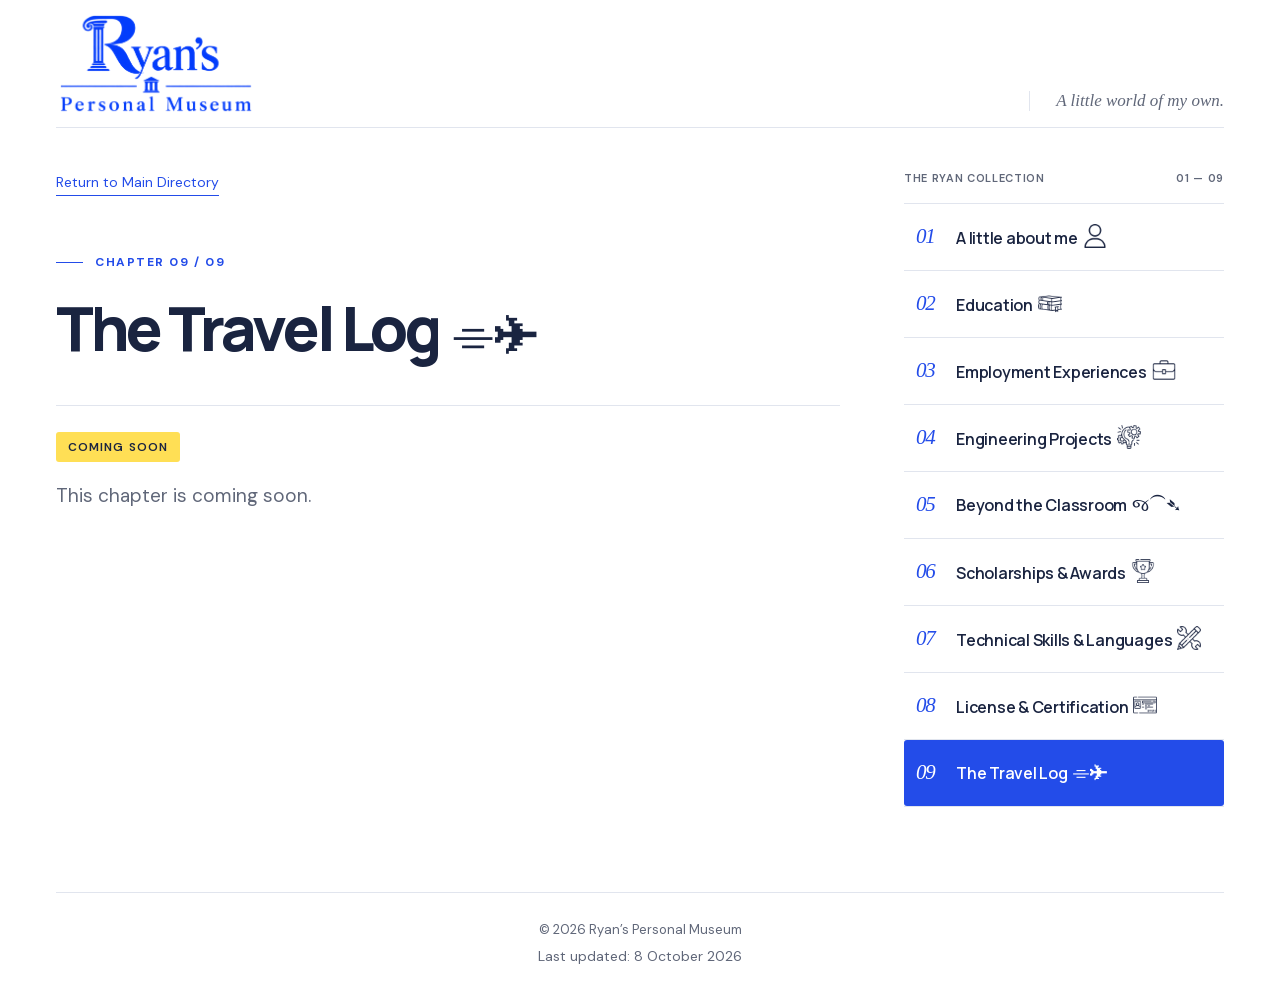
<file: travel-log/index.html>
<!doctype html>
<html lang="en">
<head>
  <meta charset="utf-8">
  <meta name="viewport" content="width=device-width, initial-scale=1">
  <meta name="description" content="The Travel Log — a chapter of Ryan’s Personal Museum.">
  <meta name="theme-color" content="#234ce9">
  <title>The Travel Log · Ryan’s Personal Museum</title>
  <link rel="icon" type="image/png" href="/favicon-ryan-7318a8cf01.png" sizes="128x128">
  <link rel="stylesheet" href="/assets/fonts/fonts.css">
  <style>
    :root{--blue:#234ce9;--ink:#1a2440;--muted:#606779;--yellow:#ffdf55;--paper:#f2f5fc;--line:#e1e5ee;font-family:'DM Sans',sans-serif;color:var(--ink);background:#fff;color-scheme:light}
    *{box-sizing:border-box}html{scroll-behavior:smooth;scroll-padding-top:2rem}body{margin:0;-webkit-font-smoothing:antialiased}a{color:inherit;text-decoration:none}button{font:inherit;cursor:pointer}button:disabled{cursor:wait;opacity:.65}a,button,input{-webkit-tap-highlight-color:transparent}button:focus-visible,a:focus-visible,input:focus-visible{outline:3px solid var(--blue);outline-offset:6px}.skip{position:fixed;top:-10rem;left:1rem;z-index:5;background:#fff;padding:1rem}.skip:focus{top:1rem}[hidden]{display:none!important}
    .container{width:min(1240px,calc(100% - 112px));margin-inline:auto}.header{height:112px;display:flex;align-items:center;justify-content:space-between;border-bottom:1px solid var(--line)}.brand{display:flex;gap:12px;align-items:center}.brand-mark{width:43px;height:49px;display:grid;place-items:center;border:2px solid var(--blue);border-radius:22px 22px 4px 4px;font:italic bold 32px Georgia,serif;color:var(--blue)}.brand-name{display:block;font:italic 25px Georgia,serif;line-height:1.2}.brand-sub{display:block;font-size:12px;font-weight:700;letter-spacing:.12em;line-height:1.5}.nav{display:flex;align-items:center;gap:32px;font-size:14px}.nav a{padding:10px 0}.nav a:hover{color:var(--blue)}.nav .active{color:var(--blue);border-bottom:1px solid var(--blue)}.nav-note{font:italic 17px Georgia,serif;padding-left:26px;border-left:1px solid var(--line);color:var(--muted)}
    .hero{min-height:690px;display:grid;grid-template-columns:1.17fr 1fr;align-items:center;gap:38px;padding-block:74px 82px}.eyebrow{font-size:12px;font-weight:700;letter-spacing:.13em;color:var(--blue);display:flex;align-items:center;gap:12px;margin:0 0 24px}.eyebrow:before{content:'';height:1px;width:27px;background:currentColor}.hero h1{font-family:Manrope,sans-serif;font-size:clamp(4rem,6.5vw,6.1rem);font-weight:800;letter-spacing:-.065em;line-height:1.08;margin:0}.hero h1 span{display:block}.hero h1 .accent{color:var(--blue)}.welcome{font-size:20px;line-height:1.65;color:var(--muted);max-width:490px;margin:27px 0 29px}.welcome strong{font-weight:500;color:var(--ink)}.journey-button{display:inline-flex;align-items:center;justify-content:center;padding:18px 28px;min-height:58px;border-radius:7px;color:#fff;background:var(--blue);font-weight:600;box-shadow:0 4px 0 #1734ac;transition:transform .2s,box-shadow .2s,background .2s}.journey-button:hover{background:#163ac7;transform:translateY(-2px);box-shadow:0 6px 0 #1734ac}.little-note{margin:18px 0 0;font-size:13px;color:var(--muted)}
    .little-note.hero-email{margin-top:8px;font-size:14px;line-height:1.6}
    .portrait-area{position:relative;isolation:isolate;margin:4px 16px 0 21px;padding:20px 16px 22px}.portrait-area:before{content:'';position:absolute;inset:50px 1px 5px 30px;z-index:-1;background:var(--yellow);border-radius:6px;transform:rotate(5deg)}.portrait-frame{background:#fff;padding:16px 16px 0;border:1px solid var(--line);box-shadow:0 15px 40px #23396812;transform:rotate(-4deg);border-radius:3px}.portrait-image{height:390px;position:relative;background:var(--paper);overflow:hidden;border-radius:1px}.portrait-image img[hidden],.placeholder[hidden]{display:none}.portrait-image img{display:block;width:100%;height:100%;object-fit:cover;object-position:center}.placeholder{height:100%;display:flex;align-items:center;justify-content:center;text-align:center;padding:30px}.placeholder-letter{font:italic 104px Georgia,serif;line-height:1;color:var(--blue);margin-bottom:21px;letter-spacing:-.07em}.placeholder p{font:italic 30px/1.2 Georgia,serif;color:var(--blue);margin:0}.caption{min-height:73px;display:flex;align-items:center;justify-content:space-between;gap:15px;color:var(--ink);font-size:12px;letter-spacing:.08em}.caption-name{font-size:22px;line-height:1;letter-spacing:0}.caption span:last-child{font:italic 20px Georgia,serif;letter-spacing:0;color:var(--blue)}.portrait-tag{position:absolute;right:-8px;top:0;z-index:2;background:var(--yellow);border:1px solid #ebc234;padding:11px 17px;font-size:12px;line-height:1.5;font-weight:700;letter-spacing:.08em;transform:rotate(6deg);box-shadow:0 3px 10px #1a24400a}
    .entrance-strip{border-top:1px solid var(--line);border-bottom:1px solid var(--line);display:flex;align-items:center;justify-content:space-between;gap:20px;padding:23px 0;font-size:12px;letter-spacing:.075em;font-weight:500}.entrance-strip .museum-note{font:italic 18px Georgia,serif;letter-spacing:0;color:var(--muted)}.ticket{display:flex;align-items:center;gap:12px}.ticket-icon{font-size:22px;color:var(--blue)}
    .about{padding-block:105px 110px;display:grid;grid-template-columns:.65fr 1fr;gap:65px;align-items:start}.section-number{font:italic 52px Georgia,serif;letter-spacing:-.08em;color:var(--blue);margin:0 0 20px}.about h2{font-family:Manrope,sans-serif;font-size:42px;line-height:1.2;letter-spacing:-.045em;margin:0}.about-copy{padding-top:12px}.about-lead{font:32px/1.45 Georgia,serif;margin:0 0 19px;max-width:640px}.about-copy>p:not(.about-lead){font-size:18px;line-height:1.75;color:var(--muted);margin:0;max-width:610px}.education{display:flex;align-items:center;gap:14px;margin-top:28px;font-size:14px;color:var(--blue)}.education svg{width:26px;height:26px;flex-shrink:0}.education strong{display:block;font-weight:600;line-height:1.6}.education span{font-size:13px;color:var(--muted)}.footer{border-top:1px solid var(--line);padding:28px 0 31px;display:flex;justify-content:space-between;align-items:center;font-size:13px;color:var(--muted)}.footer a:hover{color:var(--blue)}
    .entrance-footer{justify-content:center;flex-direction:column;gap:8px;text-align:center}.last-updated{font-size:14px;line-height:1.5;white-space:nowrap}
    @media(min-width:1550px){.hero{min-height:calc(100svh - 183px)}}
    @media(max-width:1050px){.container{width:calc(100% - 64px)}.hero{gap:25px;min-height:640px}.hero h1{font-size:clamp(3.8rem,7.4vw,5rem)}.portrait-area{margin:0;padding:16px 8px 16px}.portrait-image{height:350px}.portrait-frame{padding:12px 12px 0}.welcome{font-size:18px}.nav-note{display:none}.about{gap:40px}.about-lead{font-size:28px}}
    @media(max-width:740px){.container{width:calc(100% - 40px)}.header{height:89px}.brand-mark{width:35px;height:40px;font-size:26px}.brand-name{font-size:23px}.brand-sub{font-size:10px}.nav{gap:18px;font-size:13px}.hero{grid-template-columns:1fr;padding:45px 0 50px;gap:38px}.eyebrow{margin-bottom:20px;font-size:11px}.hero h1{font-size:clamp(3.8rem,11vw,5.5rem);letter-spacing:-.065em;line-height:1.05}.welcome{font-size:18px;max-width:450px;margin:23px 0 25px}.portrait-area{width:min(380px,calc(100% - 24px));justify-self:center;margin:0 0 0 -5px;padding:18px 7px 16px}.portrait-image{height:345px}.portrait-tag{right:-12px;font-size:11px}.caption{min-height:65px}.entrance-strip{font-size:10px;gap:8px;padding:20px 0}.entrance-strip .museum-note{font-size:15px}.entrance-strip .edition{display:none}.about{grid-template-columns:1fr;padding:64px 0 65px;gap:23px}.section-number{font-size:40px;margin-bottom:13px}.about h2{font-size:35px}.about-copy{padding-top:0}.about-lead{font-size:26px}.about-copy>p:not(.about-lead){font-size:17px}.footer{gap:16px;font-size:12px;padding:24px 0}.little-note{font-size:12px}}
    @media(max-width:370px){.nav{gap:12px}.nav .active{display:none}.hero h1{font-size:3.5rem}.entrance-strip .museum-note{font-size:13px}.footer{flex-wrap:wrap}.portrait-image{height:310px}}
    @media(prefers-reduced-motion:reduce){html{scroll-behavior:auto}*,*:before,*:after{transition:none!important}}
    .header{height:128px}.header .nav{align-self:flex-end;margin-bottom:16px}.brand-logo{display:block;width:200px;max-width:100%;height:auto}
    @media(max-width:740px){.header{height:108px}.brand-logo{width:160px}}
  </style>

  <style>
    .collection-page{display:grid;grid-template-columns:.9fr 1.1fr;gap:70px;align-items:start;min-height:calc(100svh - 197px);padding:76px 0 70px}.collection-intro{padding-top:22px}.collection-page h1,.chapter-page h1{font-family:Manrope,sans-serif;font-size:clamp(46px,4.8vw,68px);font-weight:800;line-height:1.12;letter-spacing:-.055em;margin:0}.collection-page h1 span{color:var(--blue)}.collection-welcome{max-width:340px;font-size:19px;line-height:1.7;color:var(--muted);margin:25px 0 42px}.collection-ticket{display:inline-flex;align-items:center;gap:23px;background:var(--yellow);padding:23px 27px;transform:rotate(-3deg);border:1px solid #ebc234;border-radius:3px}.collection-count{font:italic 62px/1 Georgia,serif;letter-spacing:-.08em;color:var(--ink)}.collection-ticket>span:last-child{font-size:12px;line-height:1.9;font-weight:600;letter-spacing:.07em}.collection-list-heading{display:flex;justify-content:space-between;gap:20px;font-size:12px;font-weight:600;letter-spacing:.09em;padding:0 18px 19px;color:var(--muted)}.chapter-list{margin:0;padding:0;list-style:none;border-top:1px solid var(--line)}.chapter-list li{border-bottom:1px solid var(--line)}.chapter-link{display:grid;grid-template-columns:44px 1fr;gap:21px;align-items:center;min-height:81px;padding:19px 18px;border-radius:3px;transition:background .2s,color .2s}.chapter-link:hover{background:var(--paper);color:var(--blue)}.chapter-link:focus-visible{outline-offset:-3px;background:var(--paper)}.chapter-number{font:italic 26px/1.2 Georgia,serif;color:var(--blue);letter-spacing:-.06em}.chapter-title{font-family:Manrope,sans-serif;font-size:21px;font-weight:600;line-height:1.4;letter-spacing:-.02em}.chapter-link:hover .chapter-title{text-decoration:underline;text-underline-offset:5px;text-decoration-thickness:1px}.collection-footnote{font:italic 17px/1.5 Georgia,serif;color:var(--muted);padding:0 18px;margin:22px 0 0}.back-link{display:inline-block;color:var(--blue);font-size:14px;border-bottom:1px solid currentColor;padding-bottom:4px;margin-bottom:58px}.back-link:hover{color:var(--ink)}.chapter-page{min-height:calc(100svh - 197px);padding:43px 0 85px;max-width:850px}.chapter-page h1{max-width:800px;overflow-wrap:break-word}.chapter-empty{margin-top:42px;border-top:1px solid var(--line);padding-top:26px}.chapter-status{display:inline-block;padding:7px 12px;background:var(--yellow);font-size:12px;letter-spacing:.09em;font-weight:600;border-radius:3px}.chapter-empty p{font-size:19px;line-height:1.7;color:var(--muted);margin:18px 0 0}.collection-footer{gap:20px}.collection-footer a{color:var(--blue)}
    @media(max-width:1050px){.collection-page{gap:40px;padding-top:58px}.collection-page h1{font-size:52px}.chapter-title{font-size:19px}.chapter-link{gap:14px;padding-inline:13px}.collection-list-heading,.collection-footnote{padding-inline:13px}.collection-welcome{font-size:18px}}
    @media(max-width:740px){.collection-page{grid-template-columns:1fr;gap:38px;padding:41px 0 48px}.collection-intro{padding:0}.collection-page h1,.chapter-page h1{font-size:clamp(42px,9vw,56px)}.collection-page .eyebrow,.chapter-page .eyebrow{font-size:12px}.collection-welcome{font-size:17px;max-width:370px;margin:20px 0 24px}.collection-ticket{padding:12px 19px;gap:16px;transform:rotate(-2deg)}.collection-count{font-size:39px}.collection-ticket>span:last-child{font-size:12px;line-height:1.7}.chapter-link{min-height:79px;grid-template-columns:32px 1fr;gap:15px;padding:19px 10px}.chapter-title{font-size:18px}.chapter-number{font-size:24px}.collection-list-heading{font-size:12px;padding-inline:10px;padding-bottom:17px;letter-spacing:.04em}.collection-footnote{font-size:16px;padding-inline:10px;margin-top:19px}.collection-footer{align-items:flex-start;flex-wrap:wrap;font-size:12px}.chapter-page{padding:30px 0 60px;min-height:calc(100svh - 195px)}.back-link{margin-bottom:47px}.chapter-empty{margin-top:31px}.chapter-empty p{font-size:17px}}
    .chapter-footer{justify-content:center;flex-direction:column;gap:8px;text-align:center}
    .chapter-story{max-width:720px;margin-top:42px;border-top:1px solid var(--line);padding-top:30px}.chapter-story>p{font-size:1.125rem;line-height:1.85;color:var(--muted);margin:0 0 24px}.chapter-story .story-intro{font-size:1.25rem;line-height:1.75;color:var(--ink)}.chapter-story .story-motto-intro{margin-bottom:14px;color:var(--ink)}.story-motto{margin:0;padding:24px 28px;background:var(--paper);border-left:3px solid var(--blue);border-radius:0 3px 3px 0}.story-motto p{margin:0;font:italic 1.5rem/1.6 Georgia,serif;color:var(--blue)}
    @media(max-width:740px){.chapter-story{margin-top:31px;padding-top:24px}.chapter-story>p{font-size:1.0625rem;margin-bottom:22px}.chapter-story .story-intro{font-size:1.125rem}.story-motto{padding:20px}.story-motto p{font-size:1.25rem}}
    .collection-page{grid-template-columns:1fr;gap:40px}
    .collection-intro{padding-top:0}
    .collection-welcome{max-width:740px;margin:20px 0 0}
    .collection-list-heading,.collection-footnote{padding-inline:0}
    .chapter-emoji{display:inline-block;white-space:nowrap;margin-left:2px;font-weight:400;letter-spacing:0}
    .chapter-image-icon{display:inline-block;width:1.35em;height:1.35em;background:currentColor;vertical-align:-.24em;-webkit-mask-image:var(--chapter-icon);mask-image:var(--chapter-icon);-webkit-mask-size:contain;mask-size:contain;-webkit-mask-position:center;mask-position:center;-webkit-mask-repeat:no-repeat;mask-repeat:no-repeat}
    .chapter-image-icon--education{transform:translateY(-.15em)}
    .chapter-heading-ending{white-space:nowrap}
    .chapter-heading-emoji{display:inline-block;white-space:nowrap;margin-left:.08em;font-size:.72em;line-height:1.2;font-weight:400;letter-spacing:0;vertical-align:baseline}
    .chapter-heading-emoji .chapter-image-icon{width:1em;height:1em;vertical-align:-.12em}
    .chapter-page{display:grid;grid-template-columns:minmax(0,1fr) 320px;gap:clamp(36px,5vw,64px);align-items:start;max-width:none}
    .chapter-content{min-width:0}
    .chapter-sidebar{position:sticky;top:32px;min-width:0}
    .chapter-sidebar .collection-list-heading{padding:0 0 18px;font-size:11px;letter-spacing:.06em}
    .chapter-sidebar .chapter-link{grid-template-columns:28px minmax(0,1fr);gap:12px;min-height:66px;padding:15px 12px}
    .chapter-sidebar .chapter-number{font-size:21px}
    .chapter-sidebar .chapter-title{font-size:16px;letter-spacing:-.015em}
    .chapter-sidebar .chapter-emoji{font-size:18px}
    .chapter-sidebar .chapter-link[aria-current="page"]{background:var(--blue);color:#fff}
    .chapter-sidebar .chapter-link[aria-current="page"] .chapter-number{color:#fff}
    .chapter-sidebar .chapter-link[aria-current="page"]:focus-visible{outline-color:var(--yellow)}
    @media(max-width:1050px){.chapter-page{grid-template-columns:minmax(0,1fr) 280px;gap:32px}}
    @media(max-width:740px){.chapter-page{grid-template-columns:minmax(0,1fr);gap:42px}.chapter-sidebar{position:static}.chapter-sidebar .chapter-link{min-height:64px}.chapter-sidebar .chapter-title{font-size:17px}}
    .education-list{display:grid;gap:18px;margin-top:42px}
    .classroom-programs{grid-template-columns:minmax(0,1fr)}
    .classroom-programs>.education-card{min-width:0}
    .scholarship-list{grid-template-columns:minmax(0,1fr)}
    .scholarship-card{min-width:0;padding:24px;border:1px solid var(--line);border-radius:7px;background:#fff}
    .scholarship-card h2{margin:0}
    @media(max-width:1050px){.scholarship-card{padding:20px}}
    .skills-content{display:grid;gap:34px;margin-top:42px}
    .skill-group{min-width:0}
    .skill-group>h2{margin:0 0 16px;font-family:Manrope,sans-serif;font-size:22px;line-height:1.4;font-weight:700;letter-spacing:-.025em;color:var(--ink)}
    .skill-grid{display:grid;grid-template-columns:repeat(auto-fit,minmax(min(100%,300px),1fr));gap:14px}
    .skill-card{display:grid;grid-template-columns:minmax(0,1fr)96px;align-items:center;gap:16px;min-width:0;min-height:116px;padding:20px;border:1px solid var(--line);border-radius:7px;background:#fff}
    .skill-card h3{margin:0;min-width:0;font-family:Manrope,sans-serif;font-size:18px;line-height:1.6;font-weight:700;letter-spacing:-.015em;color:var(--ink);overflow-wrap:break-word}
    .skill-info{min-width:0}
    .skill-card.language-card{grid-template-columns:minmax(0,1fr)}
    .skill-proficiency{margin:8px 0 0;font-size:15px;line-height:1.65;color:var(--muted)}
    .skill-image{display:block;width:96px;max-width:100%;height:80px;object-fit:contain;justify-self:end}
    @media(max-width:580px){.skills-content{gap:28px;margin-top:31px}.skill-card{grid-template-columns:minmax(0,1fr)64px;gap:12px;min-height:100px;padding:16px}.skill-card h3{font-size:17px}.skill-image{width:64px;height:64px}}
    .education-card{border:1px solid var(--line);border-radius:7px;background:#fff;transition:border-color .2s}
    .education-card:hover,.education-card[open]{border-color:#b7c4f5}
    .education-card summary{display:block;padding:24px;list-style:none;cursor:pointer;border-radius:7px}
    .education-card summary::-webkit-details-marker{display:none}
    .education-card summary::marker{content:''}
    .education-card summary:focus-visible{outline:3px solid var(--blue);outline-offset:4px}
    .education-card-head{display:grid;grid-template-columns:minmax(0,1fr) 180px;gap:24px;align-items:center}
    .education-info{min-width:0}
    .education-school-name{display:block;font-family:Manrope,sans-serif;font-size:22px;line-height:1.4;font-weight:700;letter-spacing:-.025em;color:var(--ink)}
    .education-highlight{display:block;margin-top:8px;font-size:16px;line-height:1.6;font-weight:700;color:var(--ink)}
    .education-period,.education-location{display:block;font-size:15px;line-height:1.65;color:var(--muted)}
    .education-period{margin-top:10px}.education-location{margin-top:3px}
    .education-logo{display:block;width:180px;max-width:100%;height:auto;object-fit:contain;justify-self:end}
    .education-toggle{display:flex;align-items:center;justify-content:space-between;gap:16px;margin-top:18px;font-size:13px;line-height:1.5;font-weight:500;color:var(--blue)}
    .education-toggle svg{width:20px;height:20px;flex-shrink:0;transition:transform .2s}
    .education-card .collapse-label,.education-card[open] .expand-label{display:none}
    .education-card[open] .collapse-label{display:inline}
    .education-card[open] .education-toggle svg{transform:rotate(45deg)}
    .education-description{min-height:96px;border-top:1px solid var(--line);margin:0 24px 24px;padding-top:22px}
    .education-description p{margin:0;font-size:17px;line-height:1.75;color:var(--muted)}
    .project-module{min-width:0;border:1px solid var(--line);border-radius:7px;background:#fff}
    .project-module>.education-card{border:0;background:transparent}
    .project-report{display:flex;flex-wrap:wrap;align-items:center;gap:8px 18px;border-top:1px solid var(--line);margin:0 24px;padding:18px 0 22px}
    .project-report-link{font:inherit;font-size:14px;line-height:1.5;color:var(--blue);background:none;border:0;padding:0;text-align:left;text-decoration:underline;text-underline-offset:4px}
    .project-report-link:hover{color:var(--ink)}
    .project-report-link:focus-visible{outline:3px solid var(--blue);outline-offset:4px}
    .project-report-link:disabled{cursor:not-allowed;color:var(--muted);text-decoration:none}
    .project-report-status{font-size:13px;line-height:1.5;color:var(--muted)}
    .engineering-projects-content{margin-top:30px}
    .engineering-projects-content .education-list{grid-template-columns:minmax(0,1fr);margin-top:20px}
    .project-language-note{flex:1 1 260px;margin:0;font-size:14px;line-height:1.6;color:var(--muted)}
    .project-gallery{margin-top:28px;min-width:0}
    .gallery-stage{position:relative;min-width:0}
    .gallery-image-button{position:relative;display:block;width:100%;padding:0;border:1px solid var(--line);border-radius:6px;background:var(--paper);cursor:zoom-in;overflow:hidden}
    .gallery-main-image{display:block;width:100%;height:clamp(200px,32vw,400px);object-fit:contain}
    .gallery-enlarge-label{position:absolute;right:12px;top:12px;padding:6px 10px;background:rgba(255,255,255,.94);border:1px solid var(--line);border-radius:4px;font-size:12px;font-weight:500;color:var(--ink)}
    .gallery-arrow,.gallery-close{display:inline-flex;align-items:center;justify-content:center;width:44px;height:44px;padding:0;border:1px solid var(--line);border-radius:50%;background:rgba(255,255,255,.96);color:var(--blue);flex-shrink:0}
    .gallery-arrow{position:absolute;top:50%;transform:translateY(-50%)}
    .gallery-previous{left:10px}.gallery-next{right:10px}
    .gallery-arrow svg,.gallery-close svg{width:22px;height:22px}
    .gallery-arrow:hover,.gallery-close:hover{background:var(--blue);border-color:var(--blue);color:#fff}
    .gallery-caption{display:flex;justify-content:flex-end;align-items:center;gap:16px;margin-top:12px;font-size:14px;line-height:1.5;color:var(--muted)}
    .gallery-position{white-space:nowrap;font-variant-numeric:tabular-nums;color:var(--blue)}
    .gallery-thumbnails{display:flex;gap:10px;overflow-x:auto;min-width:0;width:100%;max-width:100%;margin-top:16px;padding:5px 4px 9px;scrollbar-width:thin;scrollbar-color:#c5cef0 transparent}
    .gallery-thumbnail{flex:0 0 96px;height:68px;padding:3px;border:2px solid transparent;border-radius:5px;background:var(--paper);transition:border-color .15s,background .15s}
    .gallery-thumbnail img{display:block;width:100%;height:100%;object-fit:contain;border-radius:2px}
    .gallery-thumbnail[aria-current="true"]{border-color:var(--blue);background:#edf1ff}
    .gallery-image-button:focus-visible,.gallery-thumbnail:focus-visible,.gallery-arrow:focus-visible,.gallery-close:focus-visible{outline:3px solid var(--blue);outline-offset:2px}
    .gallery-viewer{width:min(1200px,calc(100vw - 40px));max-width:none;max-height:calc(100svh - 32px);padding:20px;border:1px solid var(--line);border-radius:9px;background:#fff;color:var(--ink);overflow:auto}
    .gallery-viewer::backdrop{background:rgba(16,25,48,.8)}
    .gallery-viewer-header{display:flex;align-items:center;justify-content:space-between;gap:20px;margin-bottom:14px}
    .gallery-viewer-header h2{margin:0;font-family:Manrope,sans-serif;font-size:18px;line-height:1.4;font-weight:700;letter-spacing:-.02em}
    .gallery-viewer-stage{border-radius:6px;background:var(--paper);overflow:hidden}
    .gallery-viewer-image{display:block;width:100%;height:min(72svh,760px);object-fit:contain}
    @media(max-width:580px){.gallery-thumbnail{flex-basis:78px;height:58px}.gallery-viewer{width:calc(100vw - 20px);padding:12px}.gallery-viewer-header h2{font-size:16px}.gallery-viewer-image{height:66svh}.gallery-enlarge-label{top:8px;right:8px}.gallery-previous{left:7px}.gallery-next{right:7px}}
    @media(prefers-reduced-motion:reduce){.gallery-thumbnail{transition:none}}
    @media(max-width:1050px){.education-card summary{padding:20px}.education-card-head{grid-template-columns:minmax(0,1fr) 110px;gap:16px}.education-logo{width:110px}.education-school-name{font-size:19px}.education-description{margin:0 20px 20px}}
    @media(max-width:1050px){.project-report{margin-inline:20px}}
    @media(max-width:740px){.education-list{margin-top:31px}}
    @media(max-width:580px){.education-card-head{grid-template-columns:minmax(0,1fr);gap:14px}.education-logo{width:140px}.education-school-name{font-size:20px}}
  </style>
</head>
<body>
  <a class="skip" href="#main">Skip to content</a>
  <div class="container"><header class="header">
      <a class="brand" href="/" aria-label="Ryan’s Personal Museum, home"><img class="brand-logo" src="/assets/ryan-full-logo-3eee0b24a0.png" alt="Ryan’s Personal Museum" width="811" height="427"></a>
      <div class="nav"><span class="nav-note">A little world of my own.</span></div>
    </header>
    <main class="chapter-page" id="main">
      <div class="chapter-content">
        <a class="back-link" href="/journey">Return to Main Directory</a>
        <p class="eyebrow">CHAPTER 09 / 09</p>
        <h1>The Travel <span class="chapter-heading-ending">Log <span class="chapter-heading-emoji" aria-hidden="true">⌯✈︎</span></span></h1>
        <div class="chapter-empty"><span class="chapter-status">COMING SOON</span><p>This chapter is coming soon.</p></div>
      </div>
      
      <nav class="chapter-navigation chapter-sidebar" aria-label="Museum collections">
        <div class="collection-list-heading"><span>THE RYAN COLLECTION</span><span>01 — 09</span></div>
        <ol class="chapter-list">
          <li><a class="chapter-link" href="/about-me"><span class="chapter-number" aria-hidden="true">01</span><span class="chapter-title">A little about me <span class="chapter-emoji" aria-hidden="true"><span class="chapter-image-icon" style="--chapter-icon:url('/assets/collection-about-me-6a48cc3041eb.png')"></span></span></span></a></li>
          <li><a class="chapter-link" href="/education"><span class="chapter-number" aria-hidden="true">02</span><span class="chapter-title">Education <span class="chapter-emoji" aria-hidden="true"><span class="chapter-image-icon chapter-image-icon--education" style="--chapter-icon:url('/assets/collection-education-22a7ab5d7e4b.png')"></span></span></span></a></li>
          <li><a class="chapter-link" href="/employment-experiences"><span class="chapter-number" aria-hidden="true">03</span><span class="chapter-title">Employment Experiences <span class="chapter-emoji" aria-hidden="true"><span class="chapter-image-icon" style="--chapter-icon:url('/assets/collection-employment-experiences-5f4cc6c83784.png')"></span></span></span></a></li>
          <li><a class="chapter-link" href="/engineering-projects"><span class="chapter-number" aria-hidden="true">04</span><span class="chapter-title">Engineering Projects <span class="chapter-emoji" aria-hidden="true"><span class="chapter-image-icon" style="--chapter-icon:url('/assets/collection-engineering-projects-86554e277fe8.png')"></span></span></span></a></li>
          <li><a class="chapter-link" href="/beyond-the-classroom"><span class="chapter-number" aria-hidden="true">05</span><span class="chapter-title">Beyond the Classroom <span class="chapter-emoji" aria-hidden="true">જ⁀➴</span></span></a></li>
          <li><a class="chapter-link" href="/scholarships-awards"><span class="chapter-number" aria-hidden="true">06</span><span class="chapter-title">Scholarships &amp; Awards <span class="chapter-emoji" aria-hidden="true"><span class="chapter-image-icon" style="--chapter-icon:url('/assets/collection-scholarships-awards-88cdcea66436.png')"></span></span></span></a></li>
          <li><a class="chapter-link" href="/technical-skills-languages"><span class="chapter-number" aria-hidden="true">07</span><span class="chapter-title">Technical Skills &amp; Languages <span class="chapter-emoji" aria-hidden="true"><span class="chapter-image-icon" style="--chapter-icon:url('/assets/collection-technical-skills-languages-c193c7332fa7.png')"></span></span></span></a></li>
          <li><a class="chapter-link" href="/license-certification"><span class="chapter-number" aria-hidden="true">08</span><span class="chapter-title">License &amp; Certification <span class="chapter-emoji" aria-hidden="true"><span class="chapter-image-icon" style="--chapter-icon:url('/assets/collection-license-certification-ed78a964f754.png')"></span></span></span></a></li>
          <li><a class="chapter-link" href="/travel-log" aria-current="page"><span class="chapter-number" aria-hidden="true">09</span><span class="chapter-title">The Travel Log <span class="chapter-emoji" aria-hidden="true">⌯✈︎</span></span></a></li>
        </ol>
        
      </nav>
    </main>
    <footer class="footer chapter-footer"><span>© 2026 Ryan’s Personal Museum</span><span class="last-updated">Last updated: <time datetime="2026-10-08">8 October 2026</time></span></footer>
  </div>
  
</body>
</html>
</file>
<file: assets/fonts/fonts.css>
/* Self-hosted copy of the exact Google Fonts CSS response; source URLs and licenses are recorded in manifest.json. */
/* latin-ext */
@font-face {
  font-family: 'DM Sans';
  font-style: normal;
  font-weight: 400;
  font-display: swap;
  src: url(/assets/fonts/dm-sans-v17-latin-ext.woff2) format('woff2');
  unicode-range: U+0100-02BA, U+02BD-02C5, U+02C7-02CC, U+02CE-02D7, U+02DD-02FF, U+0304, U+0308, U+0329, U+1D00-1DBF, U+1E00-1E9F, U+1EF2-1EFF, U+2020, U+20A0-20AB, U+20AD-20C0, U+2113, U+2C60-2C7F, U+A720-A7FF;
}
/* latin */
@font-face {
  font-family: 'DM Sans';
  font-style: normal;
  font-weight: 400;
  font-display: swap;
  src: url(/assets/fonts/dm-sans-v17-latin.woff2) format('woff2');
  unicode-range: U+0000-00FF, U+0131, U+0152-0153, U+02BB-02BC, U+02C6, U+02DA, U+02DC, U+0304, U+0308, U+0329, U+2000-206F, U+20AC, U+2122, U+2191, U+2193, U+2212, U+2215, U+FEFF, U+FFFD;
}
/* latin-ext */
@font-face {
  font-family: 'DM Sans';
  font-style: normal;
  font-weight: 500;
  font-display: swap;
  src: url(/assets/fonts/dm-sans-v17-latin-ext.woff2) format('woff2');
  unicode-range: U+0100-02BA, U+02BD-02C5, U+02C7-02CC, U+02CE-02D7, U+02DD-02FF, U+0304, U+0308, U+0329, U+1D00-1DBF, U+1E00-1E9F, U+1EF2-1EFF, U+2020, U+20A0-20AB, U+20AD-20C0, U+2113, U+2C60-2C7F, U+A720-A7FF;
}
/* latin */
@font-face {
  font-family: 'DM Sans';
  font-style: normal;
  font-weight: 500;
  font-display: swap;
  src: url(/assets/fonts/dm-sans-v17-latin.woff2) format('woff2');
  unicode-range: U+0000-00FF, U+0131, U+0152-0153, U+02BB-02BC, U+02C6, U+02DA, U+02DC, U+0304, U+0308, U+0329, U+2000-206F, U+20AC, U+2122, U+2191, U+2193, U+2212, U+2215, U+FEFF, U+FFFD;
}
/* latin-ext */
@font-face {
  font-family: 'DM Sans';
  font-style: normal;
  font-weight: 600;
  font-display: swap;
  src: url(/assets/fonts/dm-sans-v17-latin-ext.woff2) format('woff2');
  unicode-range: U+0100-02BA, U+02BD-02C5, U+02C7-02CC, U+02CE-02D7, U+02DD-02FF, U+0304, U+0308, U+0329, U+1D00-1DBF, U+1E00-1E9F, U+1EF2-1EFF, U+2020, U+20A0-20AB, U+20AD-20C0, U+2113, U+2C60-2C7F, U+A720-A7FF;
}
/* latin */
@font-face {
  font-family: 'DM Sans';
  font-style: normal;
  font-weight: 600;
  font-display: swap;
  src: url(/assets/fonts/dm-sans-v17-latin.woff2) format('woff2');
  unicode-range: U+0000-00FF, U+0131, U+0152-0153, U+02BB-02BC, U+02C6, U+02DA, U+02DC, U+0304, U+0308, U+0329, U+2000-206F, U+20AC, U+2122, U+2191, U+2193, U+2212, U+2215, U+FEFF, U+FFFD;
}
/* latin-ext */
@font-face {
  font-family: 'DM Sans';
  font-style: normal;
  font-weight: 700;
  font-display: swap;
  src: url(/assets/fonts/dm-sans-v17-latin-ext.woff2) format('woff2');
  unicode-range: U+0100-02BA, U+02BD-02C5, U+02C7-02CC, U+02CE-02D7, U+02DD-02FF, U+0304, U+0308, U+0329, U+1D00-1DBF, U+1E00-1E9F, U+1EF2-1EFF, U+2020, U+20A0-20AB, U+20AD-20C0, U+2113, U+2C60-2C7F, U+A720-A7FF;
}
/* latin */
@font-face {
  font-family: 'DM Sans';
  font-style: normal;
  font-weight: 700;
  font-display: swap;
  src: url(/assets/fonts/dm-sans-v17-latin.woff2) format('woff2');
  unicode-range: U+0000-00FF, U+0131, U+0152-0153, U+02BB-02BC, U+02C6, U+02DA, U+02DC, U+0304, U+0308, U+0329, U+2000-206F, U+20AC, U+2122, U+2191, U+2193, U+2212, U+2215, U+FEFF, U+FFFD;
}
/* cyrillic-ext */
@font-face {
  font-family: 'Manrope';
  font-style: normal;
  font-weight: 500;
  font-display: swap;
  src: url(/assets/fonts/manrope-v20-cyrillic-ext.woff2) format('woff2');
  unicode-range: U+0460-052F, U+1C80-1C8A, U+20B4, U+2DE0-2DFF, U+A640-A69F, U+FE2E-FE2F;
}
/* cyrillic */
@font-face {
  font-family: 'Manrope';
  font-style: normal;
  font-weight: 500;
  font-display: swap;
  src: url(/assets/fonts/manrope-v20-cyrillic.woff2) format('woff2');
  unicode-range: U+0301, U+0400-045F, U+0490-0491, U+04B0-04B1, U+2116;
}
/* greek */
@font-face {
  font-family: 'Manrope';
  font-style: normal;
  font-weight: 500;
  font-display: swap;
  src: url(/assets/fonts/manrope-v20-greek.woff2) format('woff2');
  unicode-range: U+0370-0377, U+037A-037F, U+0384-038A, U+038C, U+038E-03A1, U+03A3-03FF;
}
/* vietnamese */
@font-face {
  font-family: 'Manrope';
  font-style: normal;
  font-weight: 500;
  font-display: swap;
  src: url(/assets/fonts/manrope-v20-vietnamese.woff2) format('woff2');
  unicode-range: U+0102-0103, U+0110-0111, U+0128-0129, U+0168-0169, U+01A0-01A1, U+01AF-01B0, U+0300-0301, U+0303-0304, U+0308-0309, U+0323, U+0329, U+1EA0-1EF9, U+20AB;
}
/* latin-ext */
@font-face {
  font-family: 'Manrope';
  font-style: normal;
  font-weight: 500;
  font-display: swap;
  src: url(/assets/fonts/manrope-v20-latin-ext.woff2) format('woff2');
  unicode-range: U+0100-02BA, U+02BD-02C5, U+02C7-02CC, U+02CE-02D7, U+02DD-02FF, U+0304, U+0308, U+0329, U+1D00-1DBF, U+1E00-1E9F, U+1EF2-1EFF, U+2020, U+20A0-20AB, U+20AD-20C0, U+2113, U+2C60-2C7F, U+A720-A7FF;
}
/* latin */
@font-face {
  font-family: 'Manrope';
  font-style: normal;
  font-weight: 500;
  font-display: swap;
  src: url(/assets/fonts/manrope-v20-latin.woff2) format('woff2');
  unicode-range: U+0000-00FF, U+0131, U+0152-0153, U+02BB-02BC, U+02C6, U+02DA, U+02DC, U+0304, U+0308, U+0329, U+2000-206F, U+20AC, U+2122, U+2191, U+2193, U+2212, U+2215, U+FEFF, U+FFFD;
}
/* cyrillic-ext */
@font-face {
  font-family: 'Manrope';
  font-style: normal;
  font-weight: 600;
  font-display: swap;
  src: url(/assets/fonts/manrope-v20-cyrillic-ext.woff2) format('woff2');
  unicode-range: U+0460-052F, U+1C80-1C8A, U+20B4, U+2DE0-2DFF, U+A640-A69F, U+FE2E-FE2F;
}
/* cyrillic */
@font-face {
  font-family: 'Manrope';
  font-style: normal;
  font-weight: 600;
  font-display: swap;
  src: url(/assets/fonts/manrope-v20-cyrillic.woff2) format('woff2');
  unicode-range: U+0301, U+0400-045F, U+0490-0491, U+04B0-04B1, U+2116;
}
/* greek */
@font-face {
  font-family: 'Manrope';
  font-style: normal;
  font-weight: 600;
  font-display: swap;
  src: url(/assets/fonts/manrope-v20-greek.woff2) format('woff2');
  unicode-range: U+0370-0377, U+037A-037F, U+0384-038A, U+038C, U+038E-03A1, U+03A3-03FF;
}
/* vietnamese */
@font-face {
  font-family: 'Manrope';
  font-style: normal;
  font-weight: 600;
  font-display: swap;
  src: url(/assets/fonts/manrope-v20-vietnamese.woff2) format('woff2');
  unicode-range: U+0102-0103, U+0110-0111, U+0128-0129, U+0168-0169, U+01A0-01A1, U+01AF-01B0, U+0300-0301, U+0303-0304, U+0308-0309, U+0323, U+0329, U+1EA0-1EF9, U+20AB;
}
/* latin-ext */
@font-face {
  font-family: 'Manrope';
  font-style: normal;
  font-weight: 600;
  font-display: swap;
  src: url(/assets/fonts/manrope-v20-latin-ext.woff2) format('woff2');
  unicode-range: U+0100-02BA, U+02BD-02C5, U+02C7-02CC, U+02CE-02D7, U+02DD-02FF, U+0304, U+0308, U+0329, U+1D00-1DBF, U+1E00-1E9F, U+1EF2-1EFF, U+2020, U+20A0-20AB, U+20AD-20C0, U+2113, U+2C60-2C7F, U+A720-A7FF;
}
/* latin */
@font-face {
  font-family: 'Manrope';
  font-style: normal;
  font-weight: 600;
  font-display: swap;
  src: url(/assets/fonts/manrope-v20-latin.woff2) format('woff2');
  unicode-range: U+0000-00FF, U+0131, U+0152-0153, U+02BB-02BC, U+02C6, U+02DA, U+02DC, U+0304, U+0308, U+0329, U+2000-206F, U+20AC, U+2122, U+2191, U+2193, U+2212, U+2215, U+FEFF, U+FFFD;
}
/* cyrillic-ext */
@font-face {
  font-family: 'Manrope';
  font-style: normal;
  font-weight: 700;
  font-display: swap;
  src: url(/assets/fonts/manrope-v20-cyrillic-ext.woff2) format('woff2');
  unicode-range: U+0460-052F, U+1C80-1C8A, U+20B4, U+2DE0-2DFF, U+A640-A69F, U+FE2E-FE2F;
}
/* cyrillic */
@font-face {
  font-family: 'Manrope';
  font-style: normal;
  font-weight: 700;
  font-display: swap;
  src: url(/assets/fonts/manrope-v20-cyrillic.woff2) format('woff2');
  unicode-range: U+0301, U+0400-045F, U+0490-0491, U+04B0-04B1, U+2116;
}
/* greek */
@font-face {
  font-family: 'Manrope';
  font-style: normal;
  font-weight: 700;
  font-display: swap;
  src: url(/assets/fonts/manrope-v20-greek.woff2) format('woff2');
  unicode-range: U+0370-0377, U+037A-037F, U+0384-038A, U+038C, U+038E-03A1, U+03A3-03FF;
}
/* vietnamese */
@font-face {
  font-family: 'Manrope';
  font-style: normal;
  font-weight: 700;
  font-display: swap;
  src: url(/assets/fonts/manrope-v20-vietnamese.woff2) format('woff2');
  unicode-range: U+0102-0103, U+0110-0111, U+0128-0129, U+0168-0169, U+01A0-01A1, U+01AF-01B0, U+0300-0301, U+0303-0304, U+0308-0309, U+0323, U+0329, U+1EA0-1EF9, U+20AB;
}
/* latin-ext */
@font-face {
  font-family: 'Manrope';
  font-style: normal;
  font-weight: 700;
  font-display: swap;
  src: url(/assets/fonts/manrope-v20-latin-ext.woff2) format('woff2');
  unicode-range: U+0100-02BA, U+02BD-02C5, U+02C7-02CC, U+02CE-02D7, U+02DD-02FF, U+0304, U+0308, U+0329, U+1D00-1DBF, U+1E00-1E9F, U+1EF2-1EFF, U+2020, U+20A0-20AB, U+20AD-20C0, U+2113, U+2C60-2C7F, U+A720-A7FF;
}
/* latin */
@font-face {
  font-family: 'Manrope';
  font-style: normal;
  font-weight: 700;
  font-display: swap;
  src: url(/assets/fonts/manrope-v20-latin.woff2) format('woff2');
  unicode-range: U+0000-00FF, U+0131, U+0152-0153, U+02BB-02BC, U+02C6, U+02DA, U+02DC, U+0304, U+0308, U+0329, U+2000-206F, U+20AC, U+2122, U+2191, U+2193, U+2212, U+2215, U+FEFF, U+FFFD;
}
/* cyrillic-ext */
@font-face {
  font-family: 'Manrope';
  font-style: normal;
  font-weight: 800;
  font-display: swap;
  src: url(/assets/fonts/manrope-v20-cyrillic-ext.woff2) format('woff2');
  unicode-range: U+0460-052F, U+1C80-1C8A, U+20B4, U+2DE0-2DFF, U+A640-A69F, U+FE2E-FE2F;
}
/* cyrillic */
@font-face {
  font-family: 'Manrope';
  font-style: normal;
  font-weight: 800;
  font-display: swap;
  src: url(/assets/fonts/manrope-v20-cyrillic.woff2) format('woff2');
  unicode-range: U+0301, U+0400-045F, U+0490-0491, U+04B0-04B1, U+2116;
}
/* greek */
@font-face {
  font-family: 'Manrope';
  font-style: normal;
  font-weight: 800;
  font-display: swap;
  src: url(/assets/fonts/manrope-v20-greek.woff2) format('woff2');
  unicode-range: U+0370-0377, U+037A-037F, U+0384-038A, U+038C, U+038E-03A1, U+03A3-03FF;
}
/* vietnamese */
@font-face {
  font-family: 'Manrope';
  font-style: normal;
  font-weight: 800;
  font-display: swap;
  src: url(/assets/fonts/manrope-v20-vietnamese.woff2) format('woff2');
  unicode-range: U+0102-0103, U+0110-0111, U+0128-0129, U+0168-0169, U+01A0-01A1, U+01AF-01B0, U+0300-0301, U+0303-0304, U+0308-0309, U+0323, U+0329, U+1EA0-1EF9, U+20AB;
}
/* latin-ext */
@font-face {
  font-family: 'Manrope';
  font-style: normal;
  font-weight: 800;
  font-display: swap;
  src: url(/assets/fonts/manrope-v20-latin-ext.woff2) format('woff2');
  unicode-range: U+0100-02BA, U+02BD-02C5, U+02C7-02CC, U+02CE-02D7, U+02DD-02FF, U+0304, U+0308, U+0329, U+1D00-1DBF, U+1E00-1E9F, U+1EF2-1EFF, U+2020, U+20A0-20AB, U+20AD-20C0, U+2113, U+2C60-2C7F, U+A720-A7FF;
}
/* latin */
@font-face {
  font-family: 'Manrope';
  font-style: normal;
  font-weight: 800;
  font-display: swap;
  src: url(/assets/fonts/manrope-v20-latin.woff2) format('woff2');
  unicode-range: U+0000-00FF, U+0131, U+0152-0153, U+02BB-02BC, U+02C6, U+02DA, U+02DC, U+0304, U+0308, U+0329, U+2000-206F, U+20AC, U+2122, U+2191, U+2193, U+2212, U+2215, U+FEFF, U+FFFD;
}
</file>
